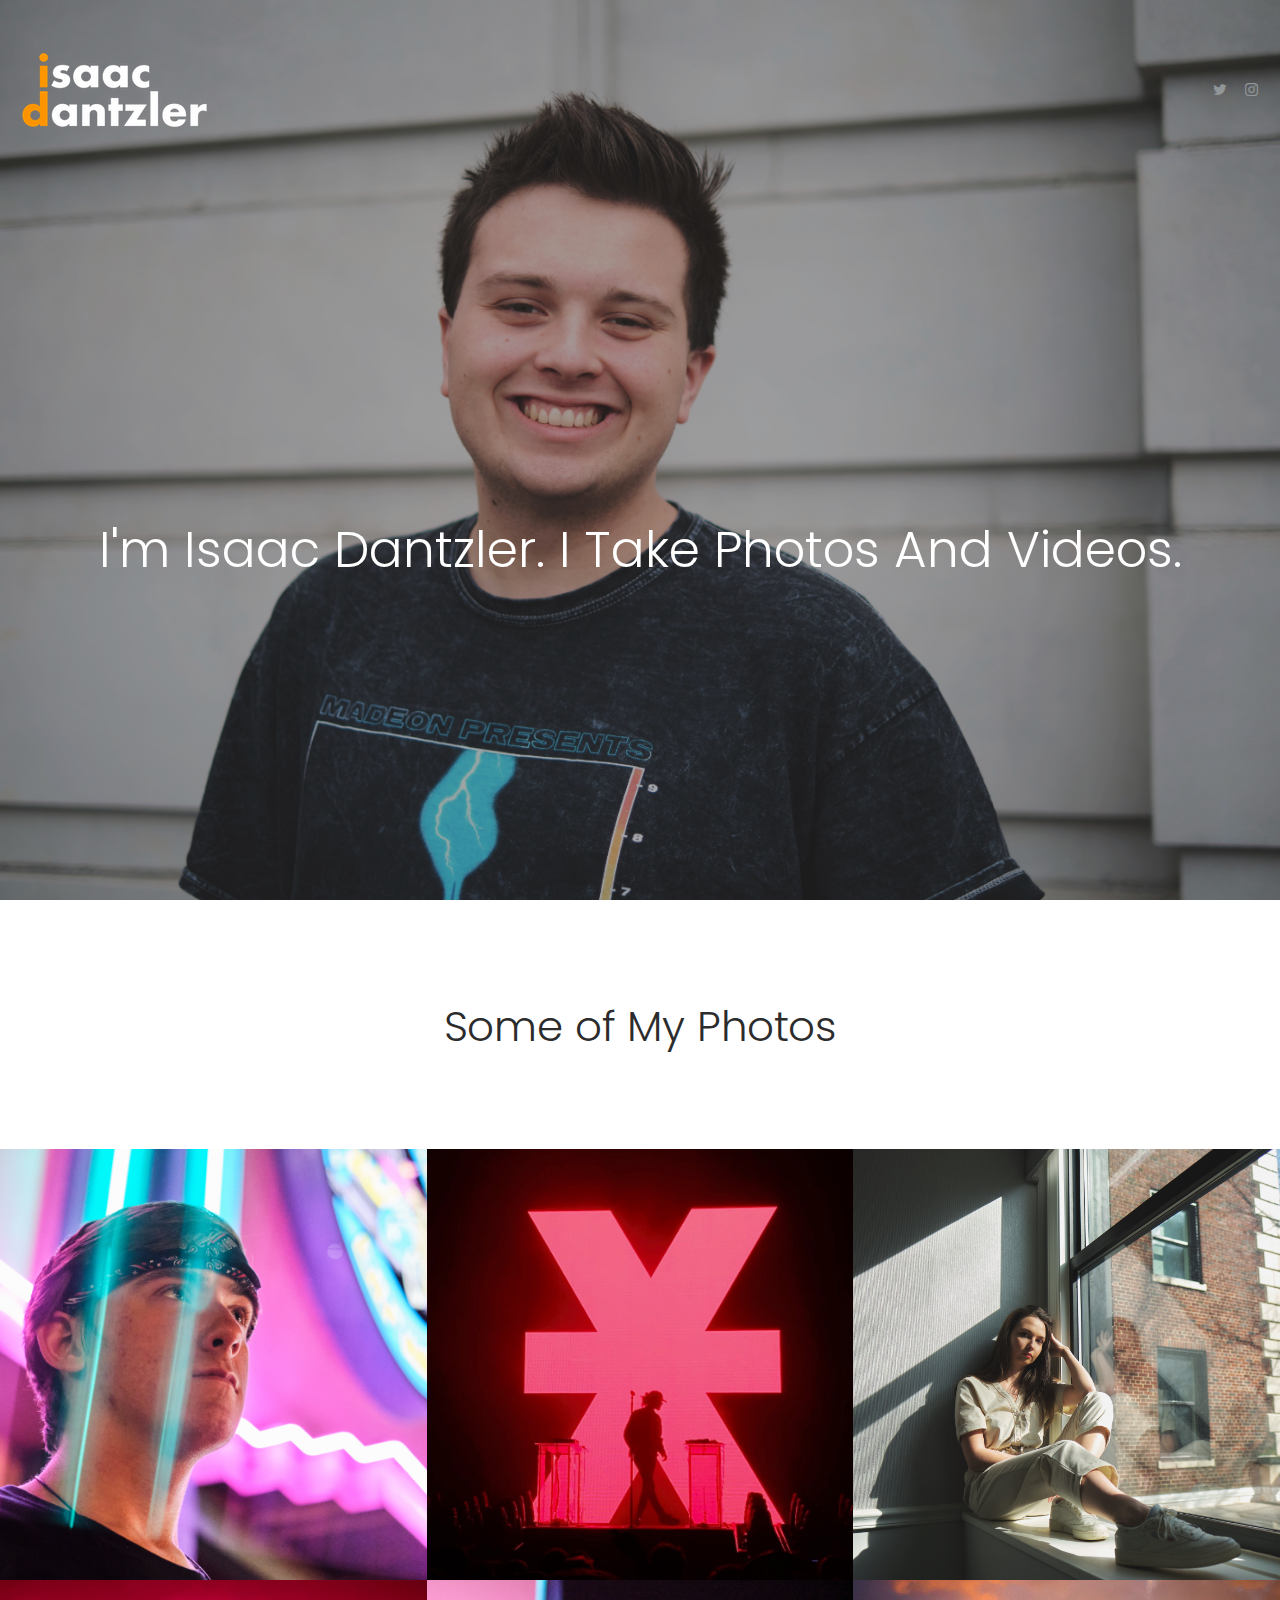
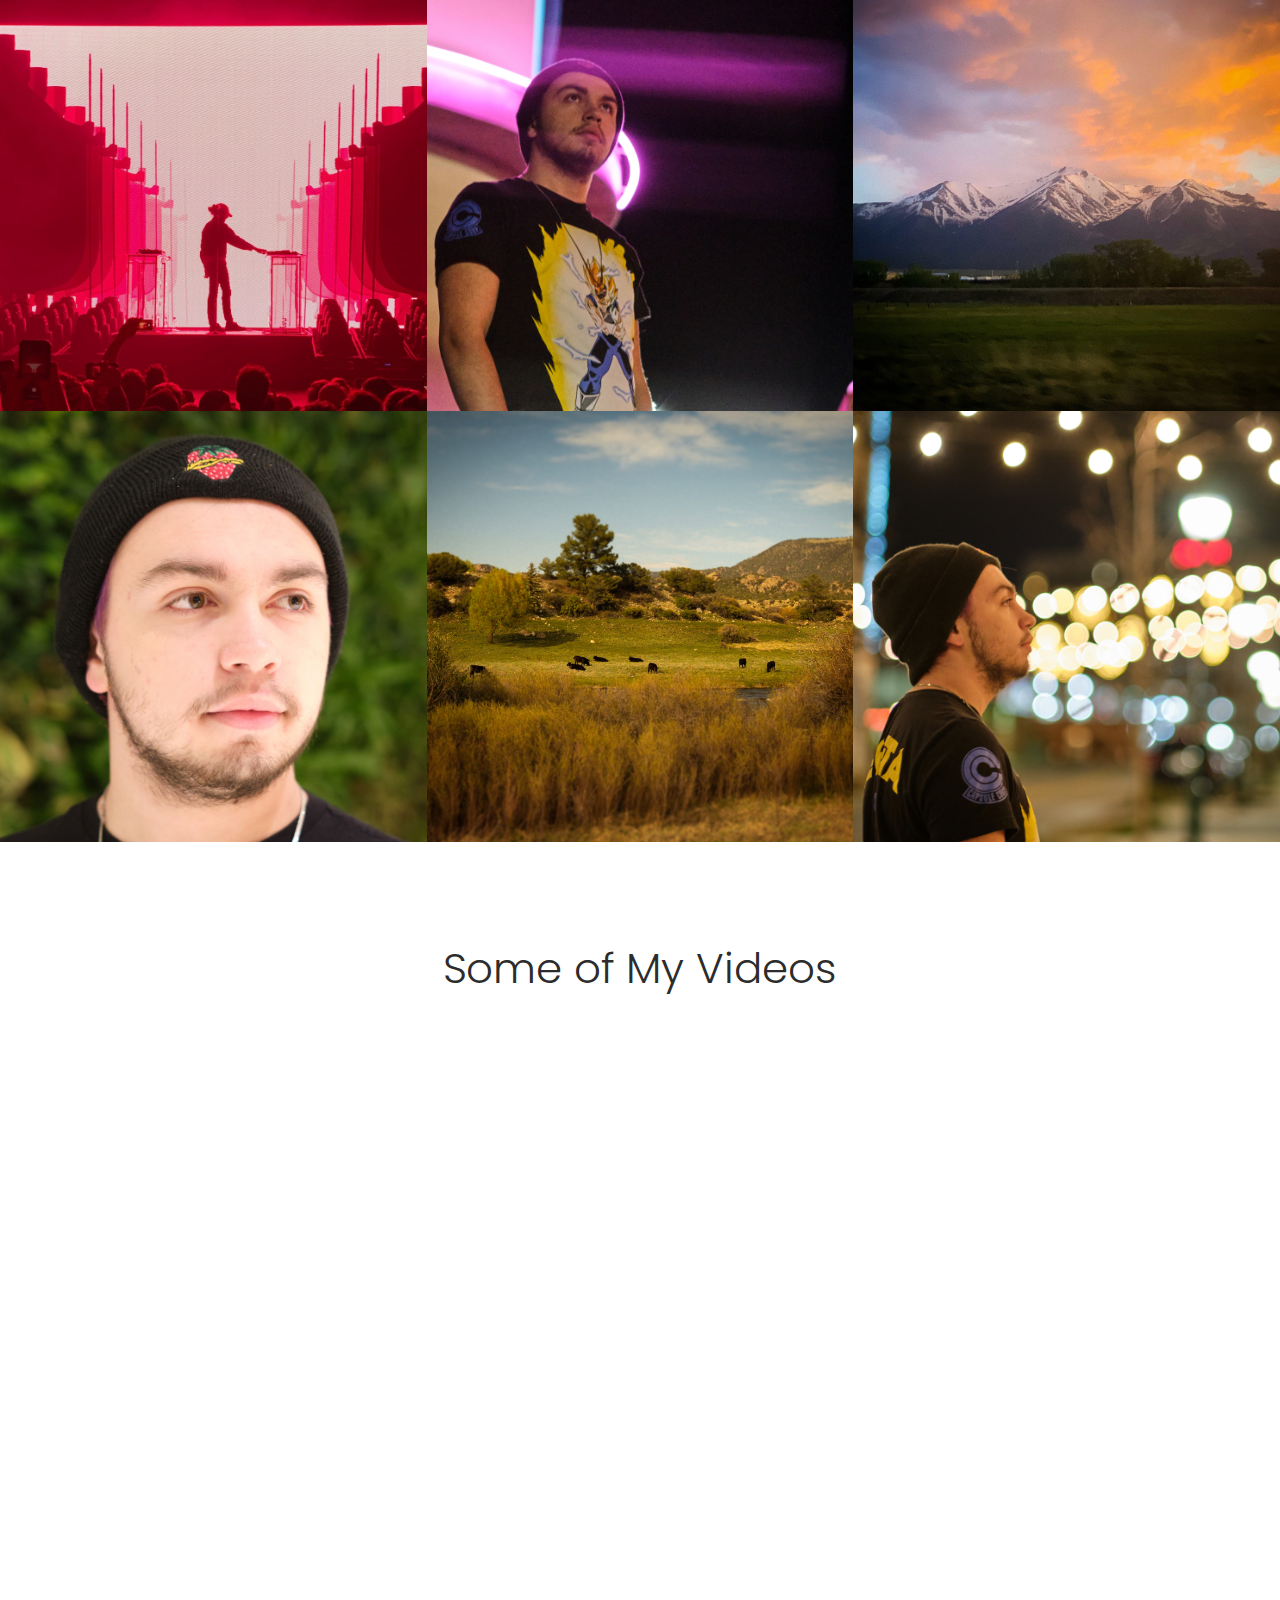
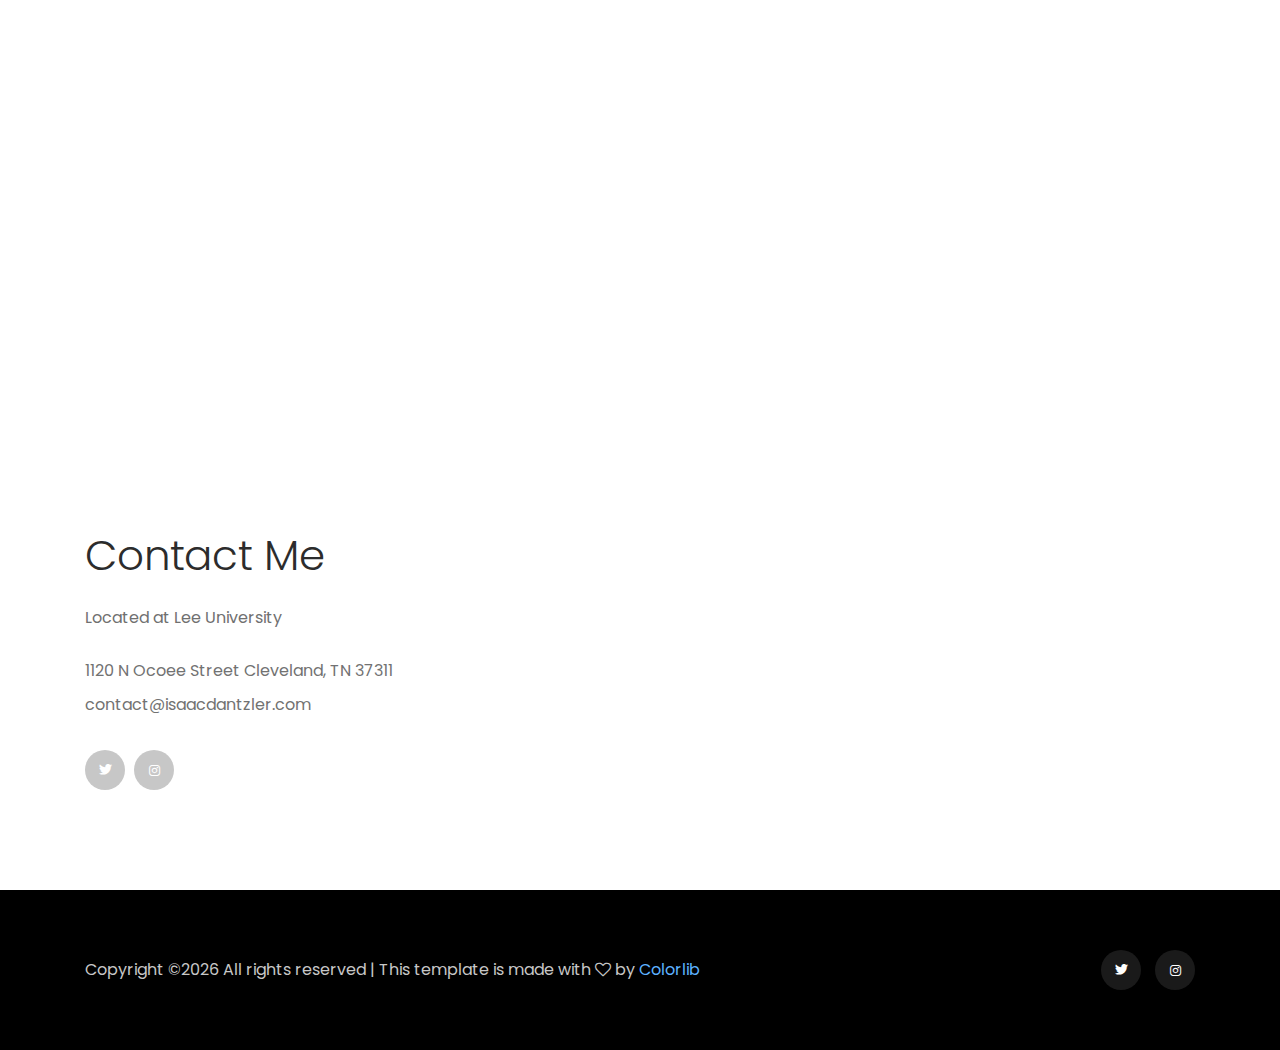
<file: index.html>
<!doctype html>
<html class="no-js" lang="zxx">

<head>
    <meta charset="utf-8">
    <meta http-equiv="x-ua-compatible" content="ie=edge">
    <title>Isaac Dantzler</title>
    <meta name="description" content="">
    <meta name="viewport" content="width=device-width, initial-scale=1">

    <!-- <link rel="manifest" href="site.webmanifest"> -->
    <!-- Place favicon.ico in the root directory -->

    <!-- CSS here -->
    <link rel="stylesheet" href="css/bootstrap.min.css">
    <link rel="stylesheet" href="css/owl.carousel.min.css">
    <link rel="stylesheet" href="css/magnific-popup.css">
    <link rel="stylesheet" href="css/font-awesome.min.css">
    <link rel="stylesheet" href="css/themify-icons.css">
    <link rel="stylesheet" href="css/nice-select.css">
    <link rel="stylesheet" href="css/flaticon.css">
    <link rel="stylesheet" href="css/gijgo.css">
    <link rel="stylesheet" href="css/animate.min.css">
    <link rel="stylesheet" href="css/slick.css">
    <link rel="stylesheet" href="css/slicknav.css">
    <link rel="stylesheet" href="css/style.css">
    <!-- <link rel="stylesheet" href="css/responsive.css"> -->
</head>

<body>
    <!--[if lte IE 9]>
            <p class="browserupgrade">You are using an <strong>outdated</strong> browser. Please <a href="https://browsehappy.com/">upgrade your browser</a> to improve your experience and security.</p>
        <![endif]-->

    <!-- header-start -->
    <header>
        <div class="header-area ">
            <div id="sticky-header" class="main-header-area">
                <div class="container-fluid">
                    <div class="row align-items-center">
                        <div class="col-xl-3 col-lg-2">
                            <div class="logo">
                                <a href="index.html">
                                    <img src="img/logo.png" alt="Isaac Dantzler">
                                </a>
                            </div>
                        </div>
                        <div class="col-xl-6 col-lg-7">
                            <div class="main-menu  d-none d-lg-block">
                                <nav>
                                    <ul id="navigation">
                                        <!--li><a class="active" href="index.html">home</a></li>
                                        <li><a href="about.html">About</a></li>
                                        <li><a href="album.html">Albums</a></li>
                                        <li><a href="#">blog <i class="ti-angle-down"></i></a>
                                            <ul class="submenu">
                                                <li><a href="blog.html">blog</a></li>
                                                <li><a href="single-blog.html">single-blog</a></li>
                                            </ul>
                                        </li>
                                        <li><a href="#">pages <i class="ti-angle-down"></i></a>
                                            <ul class="submenu">
                                                 <li><a href="elements.html">elements</a></li>
                                            </ul>
                                        </li>
                                        <li><a href="contact.html">Contact</a></li -->
                                    </ul>
                                </nav>
                            </div>
                        </div>
                        <div class="col-xl-3 col-lg-3 d-none d-lg-block">
                            <div class="social_links">
                                <ul>
                                    <!-- facebook li><a href="#"> <i class="fa fa-facebook"></i> </a></li -->
                                    <li><a href="https://www.twitter.com/isaacdantzler"> <i class="fa fa-twitter"></i> </a></li>
                                    <li><a href="https://www.instagram.com/isaacdantzler_"> <i class="fa fa-instagram"></i> </a></li>
                                </ul>
                            </div>
                        </div>
                        <div class="col-12">
                            <div class="mobile_menu d-block d-lg-none"></div>
                        </div>
                    </div>

                </div>
            </div>
        </div>
    </header>
    <!-- header-end -->

    <!-- slider_area_start but slider is disabled in javascript-->
    <div class="slider_area">
        <!-- Slider <div class="slider_active owl-carousel"> -->
            <div class="single_slider  d-flex align-items-center slider_bg_1 black_overlay">
                <div class="container">
                    <div class="row align-items-center">
                        <div class="col-xl-12 col-md-12 phone_thumb">
                            <div class="slider_text text-center ">
                                <h3 class="wow fadeInDown" data-wow-duration="1s" data-wow-delay=".1s" >I'm Isaac Dantzler. I Take Photos and Videos.</h3>
                                <div class="video_service_btn wow fadeInDown" data-wow-duration="1s" data-wow-delay=".1s">
                                    <!-- Explore Work Button <a href="#" class="boxed-btn3">Explore Work</a> -->
                                </div>
                            </div>
                        </div>
                    </div>
                </div>
            </div>
            <!-- commenting out extra div class="single_slider  d-flex align-items-center slider_bg_1 black_overlay">
                <div class="container">
                    <div class="row align-items-center">
                        <div class="col-xl-12 col-md-12">
                            <div class="slider_text text-center ">
                                <h3 class="wow fadeInDown" data-wow-duration="1s" data-wow-delay=".1s" >Isaac Dantzler Takes Photos. Let Him Take Yours.</h3>
                                <div class="video_service_btn wow fadeInDown" data-wow-duration="1s" data-wow-delay=".1s">
                                    <a href="#" class="boxed-btn3">Explore Work</a>
                                </div>
                            </div>
                        </div>
                    </div>
                </div>
            </div>
            <!-- commenting out extra area div class="single_slider  d-flex align-items-center slider_bg_1 black_overlay">
                <div class="container">
                    <div class="row align-items-center">
                        <div class="col-xl-12 col-md-12">
                            <div class="slider_text text-center ">
                                <h3 class="wow fadeInDown" data-wow-duration="1s" data-wow-delay=".1s" >Isaac Dantzler Takes Photos. Let Him Take Yours.</h3>
                                <div class="video_service_btn wow fadeInDown" data-wow-duration="1s" data-wow-delay=".1s">
                                    <a href="#" class="boxed-btn3">Explore Work</a>
                                </div>
                            </div>
                        </div>
                    </div>
                </div>
            </div>
        </div>
    </div>
    <!-- slider_area_end -->

    <!-- photography_skill_area  -->
    <!-- div class="photography_skill_area">
        <div class="container">
            <div class="row justify-content-center">
                <div class="col-xl-9 col-md-9">
                    <div class="section_title text-center">
                        <h3>I need something to put here.</h3>
                        <p>And also something for here.</p>
                        <!-- This is where the signature was div class="singnature_thumb">
                            <img src="img/photography/signature.png" alt="">
                        </div -->
                    <!-- /div>
                </div>
            </div>
        </div>
    </div -->
    <!-- /photography_skill_area  -->

    <!-- wild_photography  -->
    <!--div class="wild_photography">
        <div class="container-fluid p-0">
            <div class="row no-gutters align-items-center ">
                <div class="col-lg-6">
                    <div class="wildlife_photo">
                        <img src="img/photography/zebra.png" alt="">
                    </div>
                </div>
                <div class="col-lg-6">
                    <div class="section_title">
                        <h3>Portraits</h3>
                        <p>Whether you want a new profile picture for social media, <br> or you want to capture your personality in a unique way, <br> Isaac Dantzler promises unique photos catered to your personality.</p>
                        <!-- make this part here link to specific examples -->
                        <!-- a href="#" class="black_btn">Explore Work (Currently disabled)</a>
                    </div>
                </div>
            </div>
        </div>
    </div -->
    <!-- /wild_photography  -->

    <!-- gallery_area  -->
    <div class="gallery_area">
        <div class="container">
            <div class="row justify-content-center">
                <div class="col-xl-7 col-lg-7">
                    <div class="section_title text-center mb-50">
                        <h3>Some of My Photos</h3>
                    <br />
                        <!-- p>Does this need a description?</p -->
                    </div>
                </div>
            </div>
        </div>
        <div class="container-fluid p-0">
            <div class="row no-gutters ">
                <div class="col-xl-4 col-md-4">
                    <div class="single_photography">
                        <div class="thumb">
                            <img src="img/gallery/1.jpeg" alt="">
                        </div>
                    </div>
                </div>
                <div class="col-xl-4 col-md-4">
                    <div class="single_photography">
                        <div class="thumb">
                            <img src="img/gallery/2.jpeg" alt="">
                        </div>
                    </div>
                </div>
                <div class="col-xl-4 col-md-4">
                    <div class="single_photography">
                        <div class="thumb">
                            <img src="img/gallery/3.jpeg" alt="">
                        </div>
                    </div>
                </div>
                <div class="col-xl-4 col-md-4">
                    <div class="single_photography">
                        <div class="thumb">
                            <img src="img/gallery/4.jpeg" alt="">
                        </div>
                    </div>
                </div>
                <div class="col-xl-4 col-md-4">
                    <div class="single_photography">
                        <div class="thumb">
                            <img src="img/gallery/5.jpeg" alt="">
                        </div>
                    </div>
                </div>
                <div class="col-xl-4 col-md-4">
                    <div class="single_photography">
                        <div class="thumb">
                            <img src="img/gallery/6.jpeg" alt="">
                        </div>
                    </div>
                </div>
                <div class="col-xl-4 col-md-4">
                    <div class="single_photography">
                        <div class="thumb">
                            <img src="img/gallery/7.jpeg" alt="">
                        </div>
                    </div>
                </div>
                <div class="col-xl-4 col-md-4">
                    <div class="single_photography">
                        <div class="thumb">
                            <img src="img/gallery/8.jpeg" alt="">
                        </div>
                    </div>
                </div>
                <div class="col-xl-4 col-md-4">
                    <div class="single_photography">
                        <div class="thumb">
                            <img src="img/gallery/9.jpeg" alt="">
                        </div>
                    </div>
                </div>
            </div>
        </div>
    </div>
    <!-- /gallery_area  -->
<div class="gallery_area">
        <div class="container">
            <div class="row justify-content-center">
                <div class="col-xl-7 col-lg-7">
                    <div class="section_title text-center mb-50">
                        <h3>Some of My Videos</h3>
                    <br />
                    <iframe width="560" height="315" src="https://www.youtube-nocookie.com/embed/8XrM4KhN_Zo" frameborder="0" allow="accelerometer; autoplay; clipboard-write; encrypted-media; gyroscope; picture-in-picture" allowfullscreen></iframe>
                    <iframe width="560" height="315" src="https://www.youtube-nocookie.com/embed/lSfAeWeglHo" frameborder="0" allow="accelerometer; autoplay; clipboard-write; encrypted-media; gyroscope; picture-in-picture" allowfullscreen></iframe>
                    <iframe width="560" height="315" src="https://www.youtube-nocookie.com/embed/5lLu2PTrNR8" frameborder="0" allow="accelerometer; autoplay; clipboard-write; encrypted-media; gyroscope; picture-in-picture" allowfullscreen></iframe>
                </div>
            </div>
        </div>
    </div>
</div>

    <!-- testimonial_area to be updated later -->
    <!-- div class="testimonial_area">
        <div class="container">
            <div class="row justify-content-center">
                <div class="col-xl-10">
                    <div class="testimonial_active owl-carousel">
                        <div class="single_testmonial text-center">
                            <h3>Our Customers Say</h3>
                            <p>
                                Whether you’re about to create a website for the first time, or you’re looking 
                                for a theme that provides advanced capabilities, we have got them in 
                                Blacksilver theme.
                            </p>
                            <div class="author_name d-flex align-items-center justify-content-center">
                                <div class="thumb">
                                    <img src="img/testmonial/author.png" alt="">
                                </div>
                                <span>- Robert Thomson</span>
                            </div>
                        </div>
                        <div class="single_testmonial text-center">
                            <h3>Our Customers Say</h3>
                            <p>
                                Whether you’re about to create a website for the first time, or you’re looking 
                                for a theme that provides advanced capabilities, we have got them in 
                                Blacksilver theme.
                            </p>
                            <div class="author_name d-flex align-items-center justify-content-center">
                                <div class="thumb">
                                    <img src="img/testmonial/author.png" alt="">
                                </div>
                                <span>- Robert Thomson</span>
                            </div>
                        </div>
                        <div class="single_testmonial text-center">
                            <h3>Our Customers Say</h3>
                            <p>
                                Whether you’re about to create a website for the first time, or you’re looking 
                                for a theme that provides advanced capabilities, we have got them in 
                                Blacksilver theme.
                            </p>
                            <div class="author_name d-flex align-items-center justify-content-center">
                                <div class="thumb">
                                    <img src="img/testmonial/author.png" alt="">
                                </div>
                                <span>- Robert Thomson</span>
                            </div>
                        </div>
                    </div>
                </div>
            </div>
        </div>
    </div  -->
    <!-- /testimonial_area  -->

    <!-- team_area  -->
    <!--div class="team_area">
        <div class="container">
            <div class="border_bottom">
                <div class="row">
                    <div class="col-xl-4 col-lg-4 col-md-6">
                        <div class="single_team">
                            <div class="team_thumb">
                                <img src="img/team/3.png" alt="">
                            </div>
                            <div class="team_info text-center">
                                <h3>Milani Mou</h3>
                                <p>Photographer</p>
                                <div class="social_link">
                                    <ul>
                                        <li><a href="#">
                                                <i class="fa fa-facebook"></i>
                                            </a>
                                        </li>
                                        <li><a href="#">
                                                <i class="fa fa-twitter"></i>
                                            </a>
                                        </li>
                                        <li><a href="#">
                                                <i class="fa fa-instagram"></i>
                                            </a>
                                        </li>
                                    </ul>
                                </div>
                            </div>
                        </div>
                    </div>
                    <div class="col-xl-4 col-lg-4 col-md-6">
                        <div class="single_team">
                            <div class="team_thumb">
                                <img src="img/team/2.png" alt="">
                            </div>
                            <div class="team_info text-center">
                                <h3>Jasmine Pinky</h3>
                                <p>Photographer</p>
                                <div class="social_link">
                                    <ul>
                                        <li><a href="#">
                                                <i class="fa fa-facebook"></i>
                                            </a>
                                        </li>
                                        <li><a href="#">
                                                <i class="fa fa-twitter"></i>
                                            </a>
                                        </li>
                                        <li><a href="#">
                                                <i class="fa fa-instagram"></i>
                                            </a>
                                        </li>
                                    </ul>
                                </div>
                            </div>
                        </div>
                    </div>
                    <div class="col-xl-4 col-lg-4 col-md-6">
                        <div class="single_team">
                            <div class="team_thumb">
                                <img src="img/team/1.png" alt="">
                            </div>
                            <div class="team_info text-center">
                                <h3>Piya Zosoldos</h3>
                                <p>Photographer</p>
                                <div class="social_link">
                                    <ul>
                                        <li><a href="#">
                                                <i class="fa fa-facebook"></i>
                                            </a>
                                        </li>
                                        <li><a href="#">
                                                <i class="fa fa-twitter"></i>
                                            </a>
                                        </li>
                                        <li><a href="#">
                                                <i class="fa fa-instagram"></i>
                                            </a>
                                        </li>
                                    </ul>
                                </div>
                            </div>
                        </div>
                    </div>
                </div>
            </div>
        </div>
    </div -->
    <!-- /team_area  -->

    <div class="contact_info_area">
        <div class="container">
            <div class="row align-items-center">
                <div class="col-lg-5">
                    <div class="cotact_info">
                        <div class="section_title">
                            <br />
                            <br />
                            <br />
                                <h3>Contact Me</h3>
                                <p>Located at Lee University</p>
                        </div>
                        <div class="address_info">
                            <!-- h4>Address</h4 -->
                            <ul class="Address" >
                                <li>
                                        1120 N Ocoee Street Cleveland, TN 37311
                                </li>
                                <!-- li>
                                        +10 787 367 2567
                                </li -->
                                <li>
                                        <a href="mailto: contact@isaacdantzler.com">contact@isaacdantzler.com</a>
                                </li>
                            </ul>
                            <div class="socail_links">
                                    <ul>
                                        <!-- li>
                                            <a href="#">
                                                <i class="ti-facebook"></i>
                                            </a>
                                        </li -->
                                        <li>
                                            <a href="www.twitter.com/isaacdantzler">
                                                <i class="ti-twitter-alt"></i>
                                            </a>
                                        </li>
                                        <li>
                                            <a href="www.instagram.com/isaacdantzler">
                                                <i class="fa fa-instagram"></i>
                                            </a>
                                        </li>
                                    </ul>
                                </div>
                        </div>
                    </div>
                </div>
                <!-- this used to be a map, and now the spacing is wrong -->
                <!-- div class="col-lg-7">
                        <div class="d-sm-block">
                                <div id="map" style="height: 500px; position: relative; overflow: hidden;"><div style="height: 100%; width: 100%; position: absolute; top: 0px; left: 0px; background-color: rgb(229, 227, 223);"><div class="gm-style" style="position: absolute; z-index: 0; left: 0px; top: 0px; height: 100%; width: 100%; padding: 0px; border-width: 0px; margin: 0px;"><div tabindex="0" style="position: absolute; z-index: 0; left: 0px; top: 0px; height: 100%; width: 100%; padding: 0px; border-width: 0px; margin: 0px; cursor: url(&quot;https://maps.gstatic.com/mapfiles/openhand_8_8.cur&quot;), default; touch-action: pan-x pan-y;"><div style="z-index: 1; position: absolute; left: 50%; top: 50%; width: 100%; transform: translate(0px, 0px);"><div style="position: absolute; left: 0px; top: 0px; z-index: 100; width: 100%;"><div style="position: absolute; left: 0px; top: 0px; z-index: 0;"><div style="position: absolute; z-index: 991; transform: matrix(1, 0, 0, 1, -100, -189);"><div style="position: absolute; left: 0px; top: 0px; width: 256px; height: 256px;"><div style="width: 256px; height: 256px;"></div></div><div style="position: absolute; left: -256px; top: 0px; width: 256px; height: 256px;"><div style="width: 256px; height: 256px;"></div></div><div style="position: absolute; left: -256px; top: -256px; width: 256px; height: 256px;"><div style="width: 256px; height: 256px;"></div></div><div style="position: absolute; left: 0px; top: -256px; width: 256px; height: 256px;"><div style="width: 256px; height: 256px;"></div></div><div style="position: absolute; left: 256px; top: -256px; width: 256px; height: 256px;"><div style="width: 256px; height: 256px;"></div></div><div style="position: absolute; left: 256px; top: 0px; width: 256px; height: 256px;"><div style="width: 256px; height: 256px;"></div></div><div style="position: absolute; left: 256px; top: 256px; width: 256px; height: 256px;"><div style="width: 256px; height: 256px;"></div></div><div style="position: absolute; left: 0px; top: 256px; width: 256px; height: 256px;"><div style="width: 256px; height: 256px;"></div></div><div style="position: absolute; left: -256px; top: 256px; width: 256px; height: 256px;"><div style="width: 256px; height: 256px;"></div></div><div style="position: absolute; left: -512px; top: 256px; width: 256px; height: 256px;"><div style="width: 256px; height: 256px;"></div></div><div style="position: absolute; left: -512px; top: 0px; width: 256px; height: 256px;"><div style="width: 256px; height: 256px;"></div></div><div style="position: absolute; left: -512px; top: -256px; width: 256px; height: 256px;"><div style="width: 256px; height: 256px;"></div></div><div style="position: absolute; left: 512px; top: -256px; width: 256px; height: 256px;"><div style="width: 256px; height: 256px;"></div></div><div style="position: absolute; left: 512px; top: 0px; width: 256px; height: 256px;"><div style="width: 256px; height: 256px;"></div></div><div style="position: absolute; left: 512px; top: 256px; width: 256px; height: 256px;"><div style="width: 256px; height: 256px;"></div></div></div></div></div><div style="position: absolute; left: 0px; top: 0px; z-index: 101; width: 100%;"></div><div style="position: absolute; left: 0px; top: 0px; z-index: 102; width: 100%;"></div><div style="position: absolute; left: 0px; top: 0px; z-index: 103; width: 100%;"><div style="position: absolute; left: 0px; top: 0px; z-index: -1;"><div style="position: absolute; z-index: 991; transform: matrix(1, 0, 0, 1, -100, -189);"><div style="width: 256px; height: 256px; overflow: hidden; position: absolute; left: 0px; top: 0px;"></div><div style="width: 256px; height: 256px; overflow: hidden; position: absolute; left: -256px; top: 0px;"></div><div style="width: 256px; height: 256px; overflow: hidden; position: absolute; left: -256px; top: -256px;"></div><div style="width: 256px; height: 256px; overflow: hidden; position: absolute; left: 0px; top: -256px;"></div><div style="width: 256px; height: 256px; overflow: hidden; position: absolute; left: 256px; top: -256px;"></div><div style="width: 256px; height: 256px; overflow: hidden; position: absolute; left: 256px; top: 0px;"></div><div style="width: 256px; height: 256px; overflow: hidden; position: absolute; left: 256px; top: 256px;"></div><div style="width: 256px; height: 256px; overflow: hidden; position: absolute; left: 0px; top: 256px;"></div><div style="width: 256px; height: 256px; overflow: hidden; position: absolute; left: -256px; top: 256px;"></div><div style="width: 256px; height: 256px; overflow: hidden; position: absolute; left: -512px; top: 256px;"></div><div style="width: 256px; height: 256px; overflow: hidden; position: absolute; left: -512px; top: 0px;"></div><div style="width: 256px; height: 256px; overflow: hidden; position: absolute; left: -512px; top: -256px;"></div><div style="width: 256px; height: 256px; overflow: hidden; position: absolute; left: 512px; top: -256px;"></div><div style="width: 256px; height: 256px; overflow: hidden; position: absolute; left: 512px; top: 0px;"></div><div style="width: 256px; height: 256px; overflow: hidden; position: absolute; left: 512px; top: 256px;"></div></div></div></div><div style="position: absolute; left: 0px; top: 0px; z-index: 0;"><div style="position: absolute; z-index: 991; transform: matrix(1, 0, 0, 1, -100, -189);"><div style="position: absolute; left: 0px; top: 0px; width: 256px; height: 256px; transition: opacity 200ms linear 0s;"><img draggable="false" alt="" role="presentation" src="https://maps.googleapis.com/maps/vt?pb=!1m5!1m4!1i9!2i470!3i302!4i256!2m3!1e0!2sm!3i476185792!2m3!1e2!6m1!3e5!3m14!2sen-US!3sUS!5e18!12m1!1e68!12m3!1e37!2m1!1ssmartmaps!12m4!1e26!2m2!1sstyles!2zcC5zOi02MHxwLmw6LTYw!4e0&amp;key=AIzaSyDpfS1oRGreGSBU5HHjMmQ3o5NLw7VdJ6I&amp;token=70038" style="width: 256px; height: 256px; user-select: none; border: 0px; padding: 0px; margin: 0px; max-width: none;"></div><div style="position: absolute; left: 256px; top: 0px; width: 256px; height: 256px; transition: opacity 200ms linear 0s;"><img draggable="false" alt="" role="presentation" src="https://maps.googleapis.com/maps/vt?pb=!1m5!1m4!1i9!2i471!3i302!4i256!2m3!1e0!2sm!3i476185840!2m3!1e2!6m1!3e5!3m14!2sen-US!3sUS!5e18!12m1!1e68!12m3!1e37!2m1!1ssmartmaps!12m4!1e26!2m2!1sstyles!2zcC5zOi02MHxwLmw6LTYw!4e0&amp;key=AIzaSyDpfS1oRGreGSBU5HHjMmQ3o5NLw7VdJ6I&amp;token=84496" style="width: 256px; height: 256px; user-select: none; border: 0px; padding: 0px; margin: 0px; max-width: none;"></div><div style="position: absolute; left: 256px; top: 256px; width: 256px; height: 256px; transition: opacity 200ms linear 0s;"><img draggable="false" alt="" role="presentation" src="https://maps.googleapis.com/maps/vt?pb=!1m5!1m4!1i9!2i471!3i303!4i256!2m3!1e0!2sm!3i476185840!2m3!1e2!6m1!3e5!3m14!2sen-US!3sUS!5e18!12m1!1e68!12m3!1e37!2m1!1ssmartmaps!12m4!1e26!2m2!1sstyles!2zcC5zOi02MHxwLmw6LTYw!4e0&amp;key=AIzaSyDpfS1oRGreGSBU5HHjMmQ3o5NLw7VdJ6I&amp;token=107953" style="width: 256px; height: 256px; user-select: none; border: 0px; padding: 0px; margin: 0px; max-width: none;"></div><div style="position: absolute; left: 0px; top: 256px; width: 256px; height: 256px; transition: opacity 200ms linear 0s;"><img draggable="false" alt="" role="presentation" src="https://maps.googleapis.com/maps/vt?pb=!1m5!1m4!1i9!2i470!3i303!4i256!2m3!1e0!2sm!3i476185792!2m3!1e2!6m1!3e5!3m14!2sen-US!3sUS!5e18!12m1!1e68!12m3!1e37!2m1!1ssmartmaps!12m4!1e26!2m2!1sstyles!2zcC5zOi02MHxwLmw6LTYw!4e0&amp;key=AIzaSyDpfS1oRGreGSBU5HHjMmQ3o5NLw7VdJ6I&amp;token=93495" style="width: 256px; height: 256px; user-select: none; border: 0px; padding: 0px; margin: 0px; max-width: none;"></div><div style="position: absolute; left: -256px; top: 256px; width: 256px; height: 256px; transition: opacity 200ms linear 0s;"><img draggable="false" alt="" role="presentation" src="https://maps.googleapis.com/maps/vt?pb=!1m5!1m4!1i9!2i469!3i303!4i256!2m3!1e0!2sm!3i476185792!2m3!1e2!6m1!3e5!3m14!2sen-US!3sUS!5e18!12m1!1e68!12m3!1e37!2m1!1ssmartmaps!12m4!1e26!2m2!1sstyles!2zcC5zOi02MHxwLmw6LTYw!4e0&amp;key=AIzaSyDpfS1oRGreGSBU5HHjMmQ3o5NLw7VdJ6I&amp;token=85128" style="width: 256px; height: 256px; user-select: none; border: 0px; padding: 0px; margin: 0px; max-width: none;"></div><div style="position: absolute; left: -512px; top: 256px; width: 256px; height: 256px; transition: opacity 200ms linear 0s;"><img draggable="false" alt="" role="presentation" src="https://maps.googleapis.com/maps/vt?pb=!1m5!1m4!1i9!2i468!3i303!4i256!2m3!1e0!2sm!3i476185504!2m3!1e2!6m1!3e5!3m14!2sen-US!3sUS!5e18!12m1!1e68!12m3!1e37!2m1!1ssmartmaps!12m4!1e26!2m2!1sstyles!2zcC5zOi02MHxwLmw6LTYw!4e0&amp;key=AIzaSyDpfS1oRGreGSBU5HHjMmQ3o5NLw7VdJ6I&amp;token=46831" style="width: 256px; height: 256px; user-select: none; border: 0px; padding: 0px; margin: 0px; max-width: none;"></div><div style="position: absolute; left: -512px; top: 0px; width: 256px; height: 256px; transition: opacity 200ms linear 0s;"><img draggable="false" alt="" role="presentation" src="https://maps.googleapis.com/maps/vt?pb=!1m5!1m4!1i9!2i468!3i302!4i256!2m3!1e0!2sm!3i476184952!2m3!1e2!6m1!3e5!3m14!2sen-US!3sUS!5e18!12m1!1e68!12m3!1e37!2m1!1ssmartmaps!12m4!1e26!2m2!1sstyles!2zcC5zOi02MHxwLmw6LTYw!4e0&amp;key=AIzaSyDpfS1oRGreGSBU5HHjMmQ3o5NLw7VdJ6I&amp;token=10814" style="width: 256px; height: 256px; user-select: none; border: 0px; padding: 0px; margin: 0px; max-width: none;"></div><div style="position: absolute; left: -512px; top: -256px; width: 256px; height: 256px; transition: opacity 200ms linear 0s;"><img draggable="false" alt="" role="presentation" src="https://maps.googleapis.com/maps/vt?pb=!1m5!1m4!1i9!2i468!3i301!4i256!2m3!1e0!2sm!3i476184952!2m3!1e2!6m1!3e5!3m14!2sen-US!3sUS!5e18!12m1!1e68!12m3!1e37!2m1!1ssmartmaps!12m4!1e26!2m2!1sstyles!2zcC5zOi02MHxwLmw6LTYw!4e0&amp;key=AIzaSyDpfS1oRGreGSBU5HHjMmQ3o5NLw7VdJ6I&amp;token=118428" style="width: 256px; height: 256px; user-select: none; border: 0px; padding: 0px; margin: 0px; max-width: none;"></div><div style="position: absolute; left: 512px; top: -256px; width: 256px; height: 256px; transition: opacity 200ms linear 0s;"><img draggable="false" alt="" role="presentation" src="https://maps.googleapis.com/maps/vt?pb=!1m5!1m4!1i9!2i472!3i301!4i256!2m3!1e0!2sm!3i476185636!2m3!1e2!6m1!3e5!3m14!2sen-US!3sUS!5e18!12m1!1e68!12m3!1e37!2m1!1ssmartmaps!12m4!1e26!2m2!1sstyles!2zcC5zOi02MHxwLmw6LTYw!4e0&amp;key=AIzaSyDpfS1oRGreGSBU5HHjMmQ3o5NLw7VdJ6I&amp;token=43995" style="width: 256px; height: 256px; user-select: none; border: 0px; padding: 0px; margin: 0px; max-width: none;"></div><div style="position: absolute; left: 512px; top: 0px; width: 256px; height: 256px; transition: opacity 200ms linear 0s;"><img draggable="false" alt="" role="presentation" src="https://maps.googleapis.com/maps/vt?pb=!1m5!1m4!1i9!2i472!3i302!4i256!2m3!1e0!2sm!3i476185840!2m3!1e2!6m1!3e5!3m14!2sen-US!3sUS!5e18!12m1!1e68!12m3!1e37!2m1!1ssmartmaps!12m4!1e26!2m2!1sstyles!2zcC5zOi02MHxwLmw6LTYw!4e0&amp;key=AIzaSyDpfS1oRGreGSBU5HHjMmQ3o5NLw7VdJ6I&amp;token=905" style="width: 256px; height: 256px; user-select: none; border: 0px; padding: 0px; margin: 0px; max-width: none;"></div><div style="position: absolute; left: 512px; top: 256px; width: 256px; height: 256px; transition: opacity 200ms linear 0s;"><img draggable="false" alt="" role="presentation" src="https://maps.googleapis.com/maps/vt?pb=!1m5!1m4!1i9!2i472!3i303!4i256!2m3!1e0!2sm!3i476185840!2m3!1e2!6m1!3e5!3m14!2sen-US!3sUS!5e18!12m1!1e68!12m3!1e37!2m1!1ssmartmaps!12m4!1e26!2m2!1sstyles!2zcC5zOi02MHxwLmw6LTYw!4e0&amp;key=AIzaSyDpfS1oRGreGSBU5HHjMmQ3o5NLw7VdJ6I&amp;token=24362" style="width: 256px; height: 256px; user-select: none; border: 0px; padding: 0px; margin: 0px; max-width: none;"></div><div style="position: absolute; left: -256px; top: 0px; width: 256px; height: 256px; transition: opacity 200ms linear 0s;"><img draggable="false" alt="" role="presentation" src="https://maps.googleapis.com/maps/vt?pb=!1m5!1m4!1i9!2i469!3i302!4i256!2m3!1e0!2sm!3i476185792!2m3!1e2!6m1!3e5!3m14!2sen-US!3sUS!5e18!12m1!1e68!12m3!1e37!2m1!1ssmartmaps!12m4!1e26!2m2!1sstyles!2zcC5zOi02MHxwLmw6LTYw!4e0&amp;key=AIzaSyDpfS1oRGreGSBU5HHjMmQ3o5NLw7VdJ6I&amp;token=61671" style="width: 256px; height: 256px; user-select: none; border: 0px; padding: 0px; margin: 0px; max-width: none;"></div><div style="position: absolute; left: -256px; top: -256px; width: 256px; height: 256px; transition: opacity 200ms linear 0s;"><img draggable="false" alt="" role="presentation" src="https://maps.googleapis.com/maps/vt?pb=!1m5!1m4!1i9!2i469!3i301!4i256!2m3!1e0!2sm!3i476185792!2m3!1e2!6m1!3e5!3m14!2sen-US!3sUS!5e18!12m1!1e68!12m3!1e37!2m1!1ssmartmaps!12m4!1e26!2m2!1sstyles!2zcC5zOi02MHxwLmw6LTYw!4e0&amp;key=AIzaSyDpfS1oRGreGSBU5HHjMmQ3o5NLw7VdJ6I&amp;token=38214" style="width: 256px; height: 256px; user-select: none; border: 0px; padding: 0px; margin: 0px; max-width: none;"></div><div style="position: absolute; left: 0px; top: -256px; width: 256px; height: 256px; transition: opacity 200ms linear 0s;"><img draggable="false" alt="" role="presentation" src="https://maps.googleapis.com/maps/vt?pb=!1m5!1m4!1i9!2i470!3i301!4i256!2m3!1e0!2sm!3i476185792!2m3!1e2!6m1!3e5!3m14!2sen-US!3sUS!5e18!12m1!1e68!12m3!1e37!2m1!1ssmartmaps!12m4!1e26!2m2!1sstyles!2zcC5zOi02MHxwLmw6LTYw!4e0&amp;key=AIzaSyDpfS1oRGreGSBU5HHjMmQ3o5NLw7VdJ6I&amp;token=46581" style="width: 256px; height: 256px; user-select: none; border: 0px; padding: 0px; margin: 0px; max-width: none;"></div><div style="position: absolute; left: 256px; top: -256px; width: 256px; height: 256px; transition: opacity 200ms linear 0s;"><img draggable="false" alt="" role="presentation" src="https://maps.googleapis.com/maps/vt?pb=!1m5!1m4!1i9!2i471!3i301!4i256!2m3!1e0!2sm!3i476185792!2m3!1e2!6m1!3e5!3m14!2sen-US!3sUS!5e18!12m1!1e68!12m3!1e37!2m1!1ssmartmaps!12m4!1e26!2m2!1sstyles!2zcC5zOi02MHxwLmw6LTYw!4e0&amp;key=AIzaSyDpfS1oRGreGSBU5HHjMmQ3o5NLw7VdJ6I&amp;token=94061" style="width: 256px; height: 256px; user-select: none; border: 0px; padding: 0px; margin: 0px; max-width: none;"></div></div></div></div><div class="gm-style-pbc" style="z-index: 2; position: absolute; height: 100%; width: 100%; padding: 0px; border-width: 0px; margin: 0px; left: 0px; top: 0px; opacity: 0;"><p class="gm-style-pbt"></p></div><div style="z-index: 3; position: absolute; height: 100%; width: 100%; padding: 0px; border-width: 0px; margin: 0px; left: 0px; top: 0px; touch-action: pan-x pan-y;"><div style="z-index: 4; position: absolute; left: 50%; top: 50%; width: 100%; transform: translate(0px, 0px);"><div style="position: absolute; left: 0px; top: 0px; z-index: 104; width: 100%;"></div><div style="position: absolute; left: 0px; top: 0px; z-index: 105; width: 100%;"></div><div style="position: absolute; left: 0px; top: 0px; z-index: 106; width: 100%;"></div><div style="position: absolute; left: 0px; top: 0px; z-index: 107; width: 100%;"></div></div></div></div><iframe aria-hidden="true" frameborder="0" style="z-index: -1; position: absolute; width: 100%; height: 100%; top: 0px; left: 0px; border: none;" src="about:blank"></iframe><div style="margin-left: 5px; margin-right: 5px; z-index: 1000000; position: absolute; left: 0px; bottom: 0px;"><a target="_blank" rel="noopener" href="https://maps.google.com/maps?ll=-31.197,150.744&amp;z=9&amp;t=m&amp;hl=en-US&amp;gl=US&amp;mapclient=apiv3" title="Open this area in Google Maps (opens a new window)" style="position: static; overflow: visible; float: none; display: inline;"><div style="width: 66px; height: 26px; cursor: pointer;"><img alt="" src="https://maps.gstatic.com/mapfiles/api-3/images/google_white5.png" draggable="false" style="position: absolute; left: 0px; top: 0px; width: 66px; height: 26px; user-select: none; border: 0px; padding: 0px; margin: 0px;"></div></a></div><div style="background-color: white; padding: 15px 21px; border: 1px solid rgb(171, 171, 171); font-family: Roboto, Arial, sans-serif; color: rgb(34, 34, 34); box-sizing: border-box; box-shadow: rgba(0, 0, 0, 0.2) 0px 4px 16px; z-index: 10000002; display: none; width: 300px; height: 180px; position: absolute; left: 315px; top: 150px;"><div style="padding: 0px 0px 10px; font-size: 16px; box-sizing: border-box;">Map Data</div><div style="font-size: 13px;">Map data ©2019 Google</div><button draggable="false" title="Close" aria-label="Close" type="button" class="gm-ui-hover-effect" style="background: none; display: block; border: 0px; margin: 0px; padding: 0px; position: absolute; cursor: pointer; user-select: none; top: 0px; right: 0px; width: 37px; height: 37px;"><img src="data:image/svg+xml,%3Csvg%20xmlns%3D%22http%3A%2F%2Fwww.w3.org%2F2000%2Fsvg%22%20width%3D%2224px%22%20height%3D%2224px%22%20viewBox%3D%220%200%2024%2024%22%20fill%3D%22%23000000%22%3E%0A%20%20%20%20%3Cpath%20d%3D%22M19%206.41L17.59%205%2012%2010.59%206.41%205%205%206.41%2010.59%2012%205%2017.59%206.41%2019%2012%2013.41%2017.59%2019%2019%2017.59%2013.41%2012z%22%2F%3E%0A%20%20%20%20%3Cpath%20d%3D%22M0%200h24v24H0z%22%20fill%3D%22none%22%2F%3E%0A%3C%2Fsvg%3E%0A" style="pointer-events: none; display: block; width: 13px; height: 13px; margin: 12px;"></button></div><div class="gmnoprint" style="z-index: 1000001; position: absolute; right: 166px; bottom: 0px; width: 121px;"><div draggable="false" class="gm-style-cc" style="user-select: none; height: 14px; line-height: 14px;"><div style="opacity: 0.7; width: 100%; height: 100%; position: absolute;"><div style="width: 1px;"></div><div style="background-color: rgb(245, 245, 245); width: auto; height: 100%; margin-left: 1px;"></div></div><div style="position: relative; padding-right: 6px; padding-left: 6px; box-sizing: border-box; font-family: Roboto, Arial, sans-serif; font-size: 10px; color: rgb(68, 68, 68); white-space: nowrap; direction: ltr; text-align: right; vertical-align: middle; display: inline-block;"><a style="text-decoration: none; cursor: pointer; display: none;">Map Data</a><span>Map data ©2019 Google</span></div></div></div><div class="gmnoscreen" style="position: absolute; right: 0px; bottom: 0px;"><div style="font-family: Roboto, Arial, sans-serif; font-size: 11px; color: rgb(68, 68, 68); direction: ltr; text-align: right; background-color: rgb(245, 245, 245);">Map data ©2019 Google</div></div><div class="gmnoprint gm-style-cc" draggable="false" style="z-index: 1000001; user-select: none; height: 14px; line-height: 14px; position: absolute; right: 95px; bottom: 0px;"><div style="opacity: 0.7; width: 100%; height: 100%; position: absolute;"><div style="width: 1px;"></div><div style="background-color: rgb(245, 245, 245); width: auto; height: 100%; margin-left: 1px;"></div></div><div style="position: relative; padding-right: 6px; padding-left: 6px; box-sizing: border-box; font-family: Roboto, Arial, sans-serif; font-size: 10px; color: rgb(68, 68, 68); white-space: nowrap; direction: ltr; text-align: right; vertical-align: middle; display: inline-block;"><a href="https://www.google.com/intl/en-US_US/help/terms_maps.html" target="_blank" rel="noopener" style="text-decoration: none; cursor: pointer; color: rgb(68, 68, 68);">Terms of Use</a></div></div><button draggable="false" title="Toggle fullscreen view" aria-label="Toggle fullscreen view" type="button" class="gm-control-active gm-fullscreen-control" style="background: none rgb(255, 255, 255); border: 0px; margin: 10px; padding: 0px; position: absolute; cursor: pointer; user-select: none; border-radius: 2px; height: 40px; width: 40px; box-shadow: rgba(0, 0, 0, 0.3) 0px 1px 4px -1px; overflow: hidden; top: 0px; right: 0px;"><img src="data:image/svg+xml,%3Csvg%20xmlns%3D%22http%3A%2F%2Fwww.w3.org%2F2000%2Fsvg%22%20width%3D%2218%22%20height%3D%2218%22%20viewBox%3D%220%20018%2018%22%3E%0A%20%20%3Cpath%20fill%3D%22%23666%22%20d%3D%22M0%2C0v2v4h2V2h4V0H2H0z%20M16%2C0h-4v2h4v4h2V2V0H16z%20M16%2C16h-4v2h4h2v-2v-4h-2V16z%20M2%2C12H0v4v2h2h4v-2H2V12z%22%2F%3E%0A%3C%2Fsvg%3E%0A" style="height: 18px; width: 18px;"><img src="data:image/svg+xml,%3Csvg%20xmlns%3D%22http%3A%2F%2Fwww.w3.org%2F2000%2Fsvg%22%20width%3D%2218%22%20height%3D%2218%22%20viewBox%3D%220%200%2018%2018%22%3E%0A%20%20%3Cpath%20fill%3D%22%23333%22%20d%3D%22M0%2C0v2v4h2V2h4V0H2H0z%20M16%2C0h-4v2h4v4h2V2V0H16z%20M16%2C16h-4v2h4h2v-2v-4h-2V16z%20M2%2C12H0v4v2h2h4v-2H2V12z%22%2F%3E%0A%3C%2Fsvg%3E%0A" style="height: 18px; width: 18px;"><img src="data:image/svg+xml,%3Csvg%20xmlns%3D%22http%3A%2F%2Fwww.w3.org%2F2000%2Fsvg%22%20width%3D%2218%22%20height%3D%2218%22%20viewBox%3D%220%200%2018%2018%22%3E%0A%20%20%3Cpath%20fill%3D%22%23111%22%20d%3D%22M0%2C0v2v4h2V2h4V0H2H0z%20M16%2C0h-4v2h4v4h2V2V0H16z%20M16%2C16h-4v2h4h2v-2v-4h-2V16z%20M2%2C12H0v4v2h2h4v-2H2V12z%22%2F%3E%0A%3C%2Fsvg%3E%0A" style="height: 18px; width: 18px;"></button><div draggable="false" class="gm-style-cc" style="user-select: none; height: 14px; line-height: 14px; position: absolute; right: 0px; bottom: 0px;"><div style="opacity: 0.7; width: 100%; height: 100%; position: absolute;"><div style="width: 1px;"></div><div style="background-color: rgb(245, 245, 245); width: auto; height: 100%; margin-left: 1px;"></div></div><div style="position: relative; padding-right: 6px; padding-left: 6px; box-sizing: border-box; font-family: Roboto, Arial, sans-serif; font-size: 10px; color: rgb(68, 68, 68); white-space: nowrap; direction: ltr; text-align: right; vertical-align: middle; display: inline-block;"><a target="_blank" rel="noopener" title="Report errors in the road map or imagery to Google" href="https://www.google.com/maps/@-31.197,150.744,9z/data=!10m1!1e1!12b1?source=apiv3&amp;rapsrc=apiv3" style="font-family: Roboto, Arial, sans-serif; font-size: 10px; color: rgb(68, 68, 68); text-decoration: none; position: relative;">Report a map error</a></div></div><div class="gmnoprint gm-bundled-control gm-bundled-control-on-bottom" draggable="false" controlwidth="40" controlheight="81" style="margin: 10px; user-select: none; position: absolute; bottom: 95px; right: 40px;"><div class="gmnoprint" controlwidth="40" controlheight="81" style="position: absolute; left: 0px; top: 0px;"><div draggable="false" style="user-select: none; box-shadow: rgba(0, 0, 0, 0.3) 0px 1px 4px -1px; border-radius: 2px; cursor: pointer; background-color: rgb(255, 255, 255); width: 40px; height: 81px;"><button draggable="false" title="Zoom in" aria-label="Zoom in" type="button" class="gm-control-active" style="background: none; display: block; border: 0px; margin: 0px; padding: 0px; position: relative; cursor: pointer; user-select: none; overflow: hidden; width: 40px; height: 40px; top: 0px; left: 0px;"><img src="data:image/svg+xml,%3Csvg%20xmlns%3D%22http%3A%2F%2Fwww.w3.org%2F2000%2Fsvg%22%20width%3D%2218%22%20height%3D%2218%22%20viewBox%3D%220%200%2018%2018%22%3E%0A%20%20%3Cpolygon%20fill%3D%22%23666%22%20points%3D%2218%2C7%2011%2C7%2011%2C0%207%2C0%207%2C7%200%2C7%200%2C11%207%2C11%207%2C18%2011%2C18%2011%2C11%2018%2C11%22%2F%3E%0A%3C%2Fsvg%3E%0A" style="height: 18px; width: 18px;"><img src="data:image/svg+xml,%3Csvg%20xmlns%3D%22http%3A%2F%2Fwww.w3.org%2F2000%2Fsvg%22%20width%3D%2218%22%20height%3D%2218%22%20viewBox%3D%220%200%2018%2018%22%3E%0A%20%20%3Cpolygon%20fill%3D%22%23333%22%20points%3D%2218%2C7%2011%2C7%2011%2C0%207%2C0%207%2C7%200%2C7%200%2C11%207%2C11%207%2C18%2011%2C18%2011%2C11%2018%2C11%22%2F%3E%0A%3C%2Fsvg%3E%0A" style="height: 18px; width: 18px;"><img src="data:image/svg+xml,%3Csvg%20xmlns%3D%22http%3A%2F%2Fwww.w3.org%2F2000%2Fsvg%22%20width%3D%2218%22%20height%3D%2218%22%20viewBox%3D%220%200%2018%2018%22%3E%0A%20%20%3Cpolygon%20fill%3D%22%23111%22%20points%3D%2218%2C7%2011%2C7%2011%2C0%207%2C0%207%2C7%200%2C7%200%2C11%207%2C11%207%2C18%2011%2C18%2011%2C11%2018%2C11%22%2F%3E%0A%3C%2Fsvg%3E%0A" style="height: 18px; width: 18px;"></button><div style="position: relative; overflow: hidden; width: 30px; height: 1px; margin: 0px 5px; background-color: rgb(230, 230, 230); top: 0px;"></div><button draggable="false" title="Zoom out" aria-label="Zoom out" type="button" class="gm-control-active" style="background: none; display: block; border: 0px; margin: 0px; padding: 0px; position: relative; cursor: pointer; user-select: none; overflow: hidden; width: 40px; height: 40px; top: 0px; left: 0px;"><img src="data:image/svg+xml,%3Csvg%20xmlns%3D%22http%3A%2F%2Fwww.w3.org%2F2000%2Fsvg%22%20width%3D%2218%22%20height%3D%2218%22%20viewBox%3D%220%200%2018%2018%22%3E%0A%20%20%3Cpath%20fill%3D%22%23666%22%20d%3D%22M0%2C7h18v4H0V7z%22%2F%3E%0A%3C%2Fsvg%3E%0A" style="height: 18px; width: 18px;"><img src="data:image/svg+xml,%3Csvg%20xmlns%3D%22http%3A%2F%2Fwww.w3.org%2F2000%2Fsvg%22%20width%3D%2218%22%20height%3D%2218%22%20viewBox%3D%220%200%2018%2018%22%3E%0A%20%20%3Cpath%20fill%3D%22%23333%22%20d%3D%22M0%2C7h18v4H0V7z%22%2F%3E%0A%3C%2Fsvg%3E%0A" style="height: 18px; width: 18px;"><img src="data:image/svg+xml,%3Csvg%20xmlns%3D%22http%3A%2F%2Fwww.w3.org%2F2000%2Fsvg%22%20width%3D%2218%22%20height%3D%2218%22%20viewBox%3D%220%200%2018%2018%22%3E%0A%20%20%3Cpath%20fill%3D%22%23111%22%20d%3D%22M0%2C7h18v4H0V7z%22%2F%3E%0A%3C%2Fsvg%3E%0A" style="height: 18px; width: 18px;"></button></div></div><div class="gmnoprint" controlwidth="40" controlheight="40" style="display: none; position: absolute;"><div style="width: 40px; height: 40px;"><button draggable="false" title="Rotate map 90 degrees" aria-label="Rotate map 90 degrees" type="button" class="gm-control-active" style="background: none rgb(255, 255, 255); display: none; border: 0px; margin: 0px 0px 32px; padding: 0px; position: relative; cursor: pointer; user-select: none; width: 40px; height: 40px; top: 0px; left: 0px; overflow: hidden; box-shadow: rgba(0, 0, 0, 0.3) 0px 1px 4px -1px; border-radius: 2px;"><img src="data:image/svg+xml,%3Csvg%20xmlns%3D%22http%3A%2F%2Fwww.w3.org%2F2000%2Fsvg%22%20width%3D%2224%22%20height%3D%2222%22%20viewBox%3D%220%200%2024%2022%22%3E%0A%20%20%3Cpath%20fill%3D%22%23666%22%20fill-rule%3D%22evenodd%22%20d%3D%22M20%2010c0-5.52-4.48-10-10-10s-10%204.48-10%2010v5h5v-5c0-2.76%202.24-5%205-5s5%202.24%205%205v5h-4l6.5%207%206.5-7h-4v-5z%22%20clip-rule%3D%22evenodd%22%2F%3E%0A%3C%2Fsvg%3E%0A" style="height: 18px; width: 18px;"><img src="data:image/svg+xml,%3Csvg%20xmlns%3D%22http%3A%2F%2Fwww.w3.org%2F2000%2Fsvg%22%20width%3D%2224%22%20height%3D%2222%22%20viewBox%3D%220%200%2024%2022%22%3E%0A%20%20%3Cpath%20fill%3D%22%23333%22%20fill-rule%3D%22evenodd%22%20d%3D%22M20%2010c0-5.52-4.48-10-10-10s-10%204.48-10%2010v5h5v-5c0-2.76%202.24-5%205-5s5%202.24%205%205v5h-4l6.5%207%206.5-7h-4v-5z%22%20clip-rule%3D%22evenodd%22%2F%3E%0A%3C%2Fsvg%3E%0A" style="height: 18px; width: 18px;"><img src="data:image/svg+xml,%3Csvg%20xmlns%3D%22http%3A%2F%2Fwww.w3.org%2F2000%2Fsvg%22%20width%3D%2224%22%20height%3D%2222%22%20viewBox%3D%220%200%2024%2022%22%3E%0A%20%20%3Cpath%20fill%3D%22%23111%22%20fill-rule%3D%22evenodd%22%20d%3D%22M20%2010c0-5.52-4.48-10-10-10s-10%204.48-10%2010v5h5v-5c0-2.76%202.24-5%205-5s5%202.24%205%205v5h-4l6.5%207%206.5-7h-4v-5z%22%20clip-rule%3D%22evenodd%22%2F%3E%0A%3C%2Fsvg%3E%0A" style="height: 18px; width: 18px;"></button><button draggable="false" title="Tilt map" aria-label="Tilt map" type="button" class="gm-tilt gm-control-active" style="background: none rgb(255, 255, 255); display: block; border: 0px; margin: 0px; padding: 0px; position: relative; cursor: pointer; user-select: none; width: 40px; height: 40px; top: 0px; left: 0px; overflow: hidden; box-shadow: rgba(0, 0, 0, 0.3) 0px 1px 4px -1px; border-radius: 2px;"><img src="data:image/svg+xml,%3Csvg%20xmlns%3D%22http%3A%2F%2Fwww.w3.org%2F2000%2Fsvg%22%20width%3D%2218px%22%20height%3D%2216px%22%20viewBox%3D%220%200%2018%2016%22%3E%0A%20%20%3Cpath%20fill%3D%22%23666%22%20d%3D%22M0%2C16h8V9H0V16z%20M10%2C16h8V9h-8V16z%20M0%2C7h8V0H0V7z%20M10%2C0v7h8V0H10z%22%2F%3E%0A%3C%2Fsvg%3E%0A" style="width: 18px;"><img src="data:image/svg+xml,%3Csvg%20xmlns%3D%22http%3A%2F%2Fwww.w3.org%2F2000%2Fsvg%22%20width%3D%2218px%22%20height%3D%2216px%22%20viewBox%3D%220%200%2018%2016%22%3E%0A%20%20%3Cpath%20fill%3D%22%23333%22%20d%3D%22M0%2C16h8V9H0V16z%20M10%2C16h8V9h-8V16z%20M0%2C7h8V0H0V7z%20M10%2C0v7h8V0H10z%22%2F%3E%0A%3C%2Fsvg%3E%0A" style="width: 18px;"><img src="data:image/svg+xml,%3Csvg%20xmlns%3D%22http%3A%2F%2Fwww.w3.org%2F2000%2Fsvg%22%20width%3D%2218px%22%20height%3D%2216px%22%20viewBox%3D%220%200%2018%2016%22%3E%0A%20%20%3Cpath%20fill%3D%22%23111%22%20d%3D%22M0%2C16h8V9H0V16z%20M10%2C16h8V9h-8V16z%20M0%2C7h8V0H0V7z%20M10%2C0v7h8V0H10z%22%2F%3E%0A%3C%2Fsvg%3E%0A" style="width: 18px;"></button></div></div></div></div></div><div style="background-color: white; font-weight: 500; font-family: Roboto, sans-serif; padding: 15px 25px; box-sizing: border-box; top: 5px; border: 1px solid rgba(0, 0, 0, 0.12); border-radius: 5px; left: 50%; max-width: 375px; position: absolute; transform: translateX(-50%); width: calc(100% - 10px); z-index: 1;"><div><img alt="" src="https://maps.gstatic.com/mapfiles/api-3/images/google_gray.svg" draggable="false" style="padding: 0px; margin: 0px; border: 0px; height: 17px; vertical-align: middle; width: 52px; user-select: none;"></div><div style="line-height: 20px; margin: 15px 0px;"><span style="color: rgba(0, 0, 0, 0.87); font-size: 14px;">This page can't load Google Maps correctly.</span></div><table style="width: 100%;"><tr><td style="line-height: 16px; vertical-align: middle;"><a href="https://developers.google.com/maps/documentation/javascript/error-messages?utm_source=maps_js&amp;utm_medium=degraded&amp;utm_campaign=billing#api-key-and-billing-errors" target="_blank" rel="noopener" style="color: rgba(0, 0, 0, 0.54); font-size: 12px;">Do you own this website?</a></td><td style="text-align: right;"><button class="dismissButton">OK</button></td></tr></table></div></div>
                                <script>
                                    function initMap() {
                                        var uluru = {
                                            lat: -25.363,
                                            lng: 131.044
                                        };
                                        var grayStyles = [{
                                                featureType: "all",
                                                stylers: [{
                                                        saturation: -90
                                                    },
                                                    {
                                                        lightness: 50
                                                    }
                                                ]
                                            },
                                            {
                                                elementType: 'labels.text.fill',
                                                stylers: [{
                                                    color: '#ccdee9'
                                                }]
                                            }
                                        ];
                                        var map = new google.maps.Map(document.getElementById('map'), {
                                            center: {
                                                lat: -31.197,
                                                lng: 150.744
                                            },
                                            zoom: 9,
                                            styles: grayStyles,
                                            scrollwheel: false
                                        });
                                    }
                                </script>
                                <script src="https://maps.googleapis.com/maps/api/js?key=AIzaSyDpfS1oRGreGSBU5HHjMmQ3o5NLw7VdJ6I&amp;callback=initMap">
                                </script>
                
                            </div -->
                </div>
            </div>
        </div>
    </div>

    <!-- instragram_area but it doesnt auto update so what is the point?  -->
    <!--div class="instragram_area">
        <div class="single_instagram">
            <img src="img/instragram/1.png" alt="">
            <div class="ovrelay">
                <a href="#">
                    <i class="fa fa-instagram"></i>
                </a>
            </div>
        </div>
        <div class="single_instagram">
            <img src="img/instragram/2.png" alt="">
            <div class="ovrelay">
                <a href="#">
                    <i class="fa fa-instagram"></i>
                </a>
            </div>
        </div>
        <div class="single_instagram">
            <img src="img/instragram/3.png" alt="">
            <div class="ovrelay">
                <a href="#">
                    <i class="fa fa-instagram"></i>
                </a>
            </div>
        </div>
        <div class="single_instagram">
            <img src="img/instragram/4.png" alt="">
            <div class="ovrelay">
                <a href="#">
                    <i class="fa fa-instagram"></i>
                </a>
            </div>
        </div>
        <div class="single_instagram">
            <img src="img/instragram/5.png" alt="">
            <div class="ovrelay">
                <a href="#">
                    <i class="fa fa-instagram"></i>
                </a>
            </div>
        </div>
        <div class="single_instagram">
            <img src="img/instragram/6.png" alt="">
            <div class="ovrelay">
                <a href="#">
                    <i class="fa fa-instagram"></i>
                </a>
            </div>
        </div>
    </div -->
    <!-- /instragram_area  -->

    <!-- footer start -->
    <footer class="footer">
        <div class="copy-right_text">
            <div class="container">
                <div class="row align-items-center">
                    <div class="col-xl-7 col-md-8">
                        <p class="copy_right ">
                            <!-- Link back to Colorlib can't be removed. Template is licensed under CC BY 3.0. -->
Copyright &copy;<script>document.write(new Date().getFullYear());</script> All rights reserved | This template is made with <i class="fa fa-heart-o" aria-hidden="true"></i> by <a href="https://colorlib.com" target="_blank">Colorlib</a>
<!-- Link back to Colorlib can't be removed. Template is licensed under CC BY 3.0. -->
                        </p>
                    </div>
                    <div class="col-xl-5 col-md-4">
                        <div class="socail_links">
                            <ul>
                                <!-- li>
                                    <a href="#">
                                        <i class="ti-facebook"></i>
                                    </a>
                                </li -->
                                <li>
                                    <a href="www.twitter.com/isaacdantzler">
                                        <i class="ti-twitter-alt"></i>
                                    </a>
                                </li>
                                <li>
                                    <a href="www.instagram.com/isaacdantzler">
                                        <i class="fa fa-instagram"></i>
                                    </a>
                                </li>
                            </ul>
                        </div>
                    </div>
                    
                </div>
            </div>
        </div>
    </footer>
    <!--/ footer end  -->

    <!-- JS here -->
    <script src="js/vendor/modernizr-3.5.0.min.js"></script>
    <script src="js/vendor/jquery-1.12.4.min.js"></script>
    <script src="js/popper.min.js"></script>
    <script src="js/bootstrap.min.js"></script>
    <script src="js/owl.carousel.min.js"></script>
    <script src="js/isotope.pkgd.min.js"></script>
    <script src="js/ajax-form.js"></script>
    <script src="js/waypoints.min.js"></script>
    <script src="js/jquery.counterup.min.js"></script>
    <script src="js/imagesloaded.pkgd.min.js"></script>
    <script src="js/scrollIt.js"></script>
    <script src="js/jquery.scrollUp.min.js"></script>
    <script src="js/wow.min.js"></script>
    <script src="js/nice-select.min.js"></script>
    <!-- script src="js/jquery.slicknav.min.js"></script -->
    <script src="js/jquery.magnific-popup.min.js"></script>
    <script src="js/plugins.js"></script>
    <script src="js/gijgo.min.js"></script>

    <!--contact js-->
    <script src="js/contact.js"></script>
    <script src="js/jquery.ajaxchimp.min.js"></script>
    <script src="js/jquery.form.js"></script>
    <script src="js/jquery.validate.min.js"></script>
    <script src="js/mail-script.js"></script>

    <script src="js/main.js"></script>
</body>

</html>
</file>
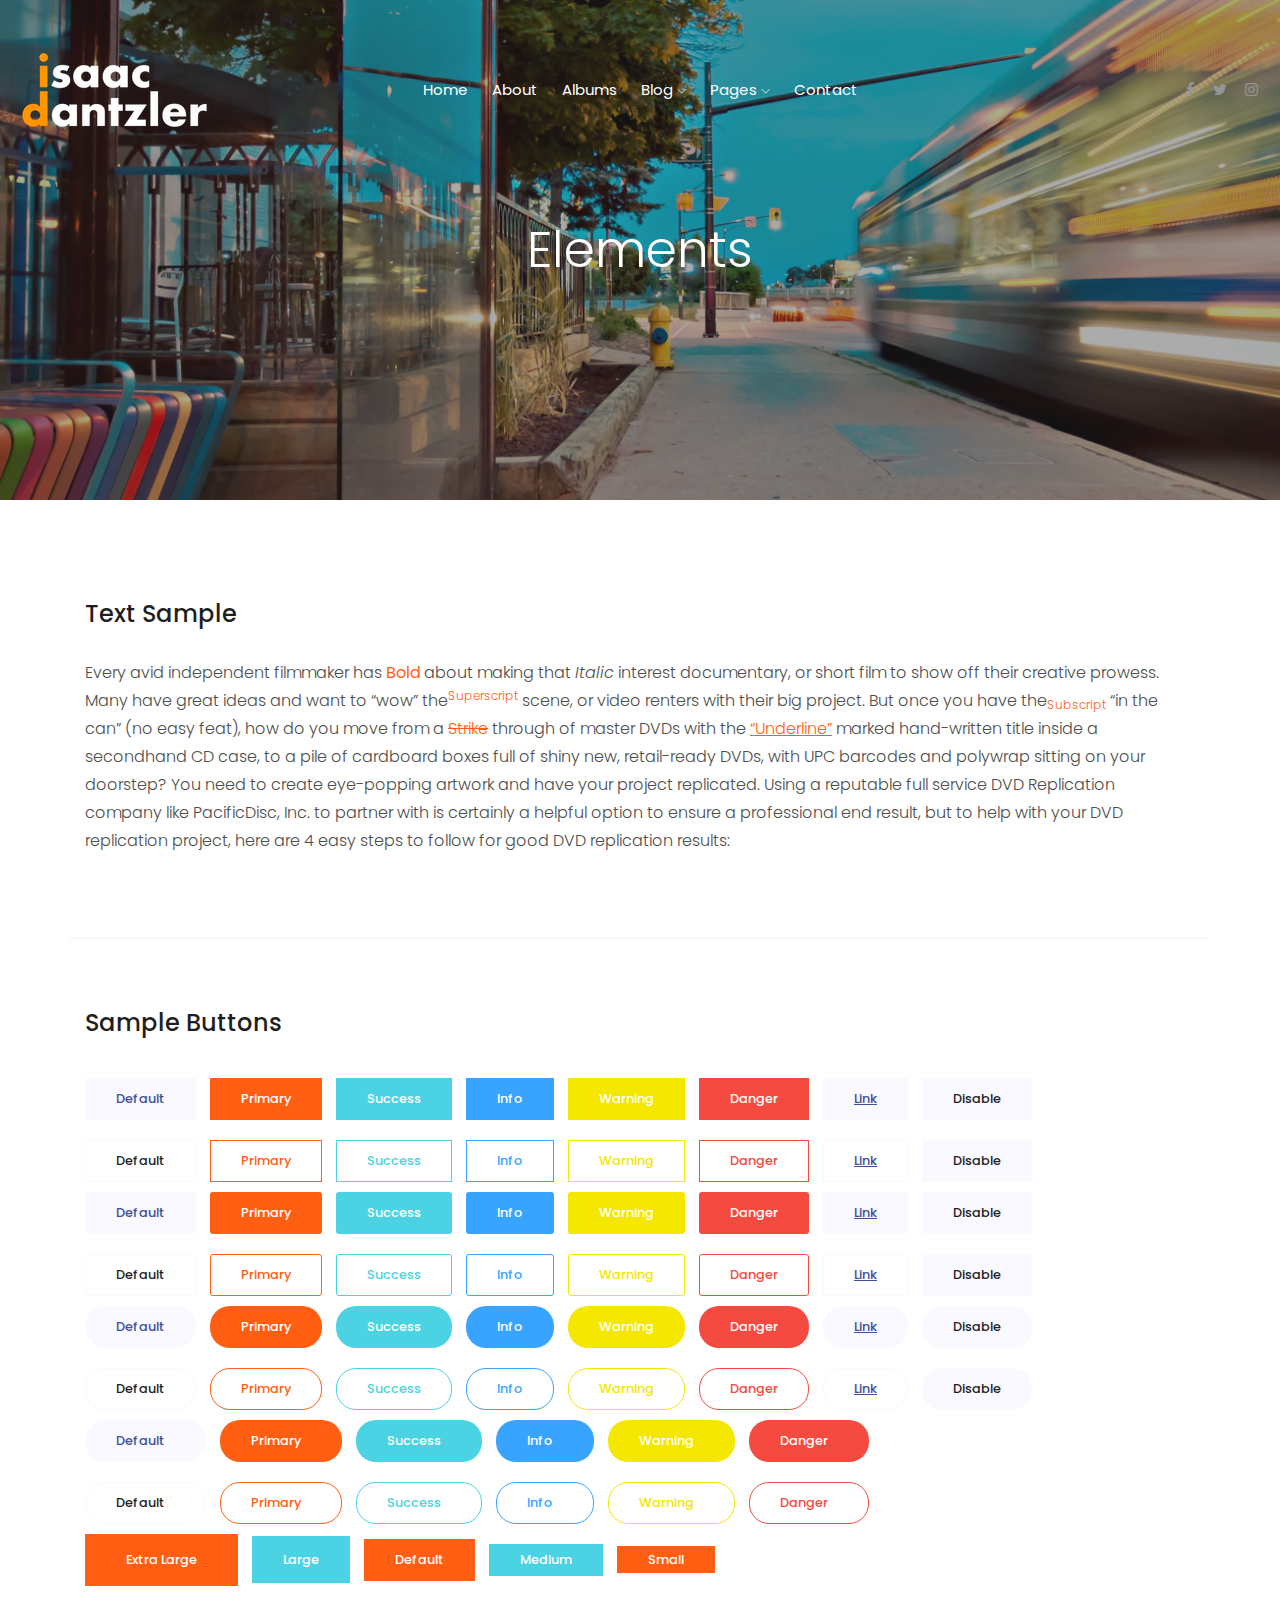
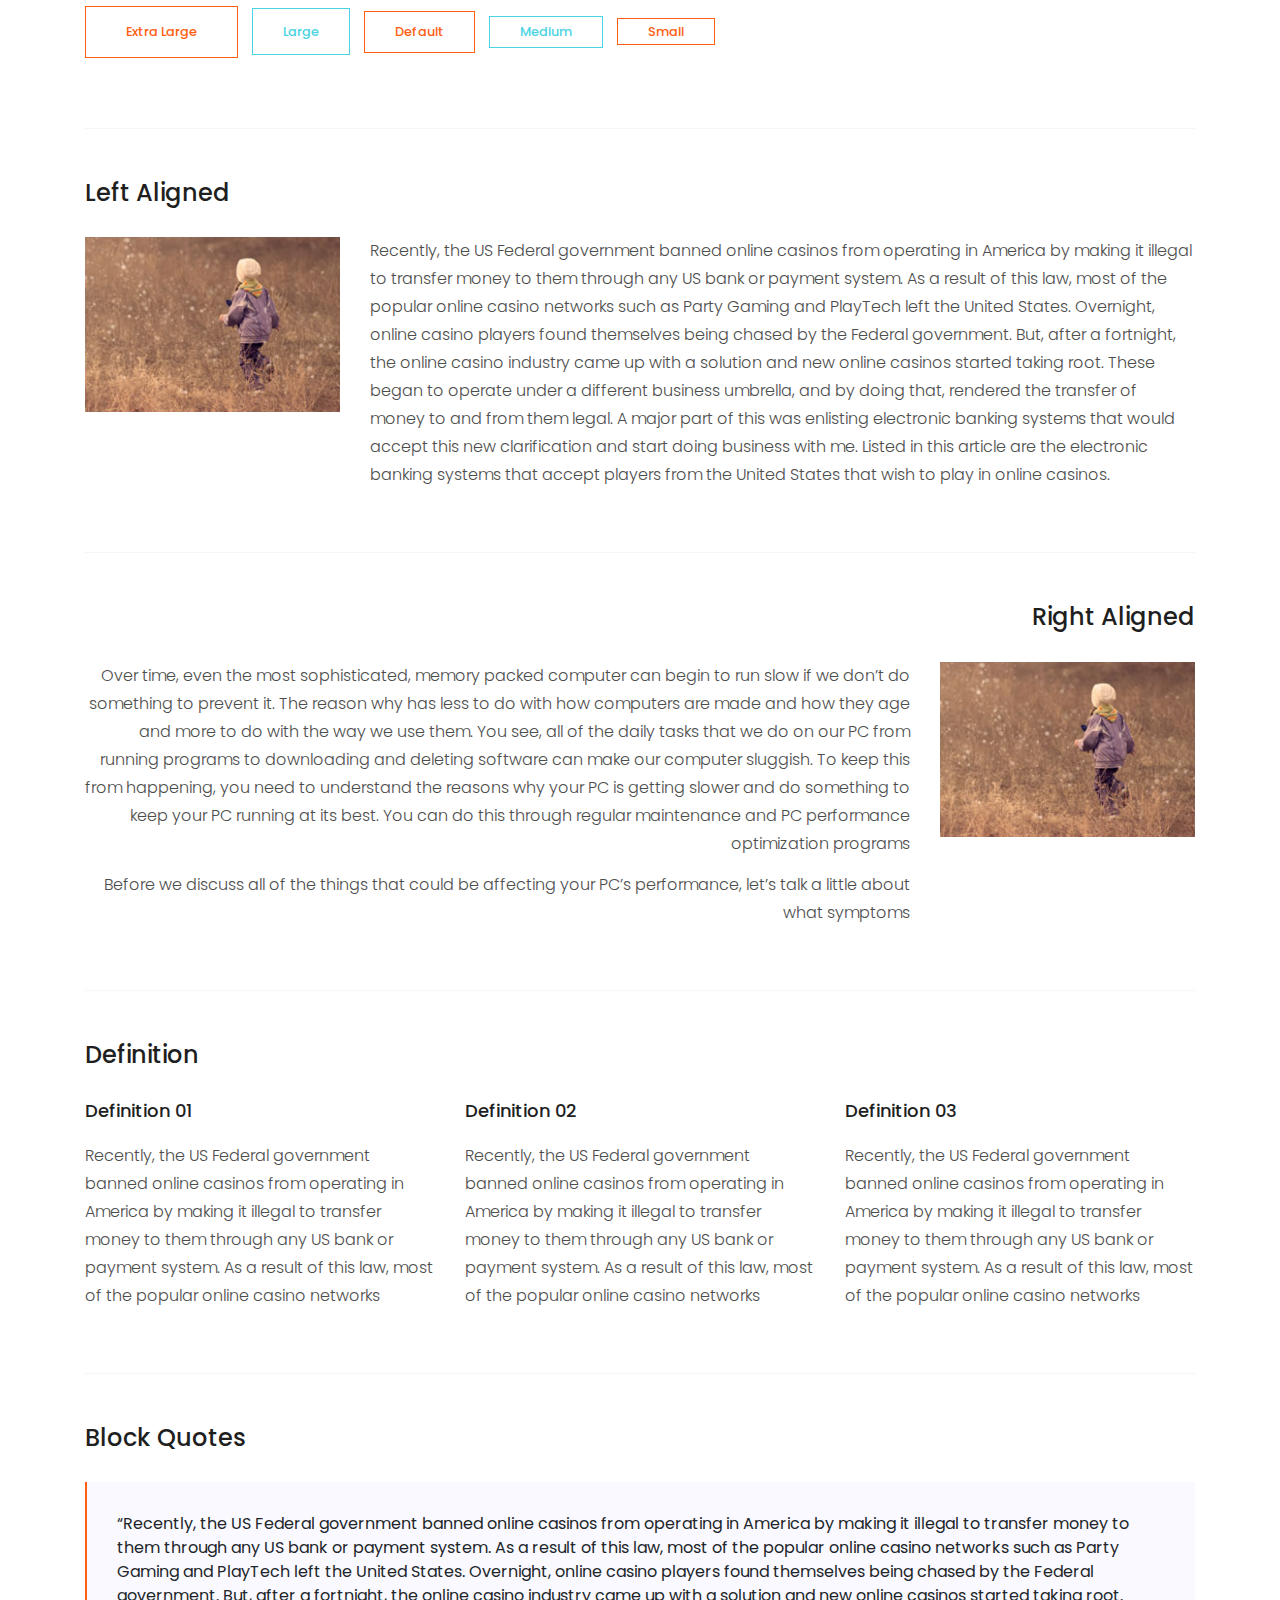
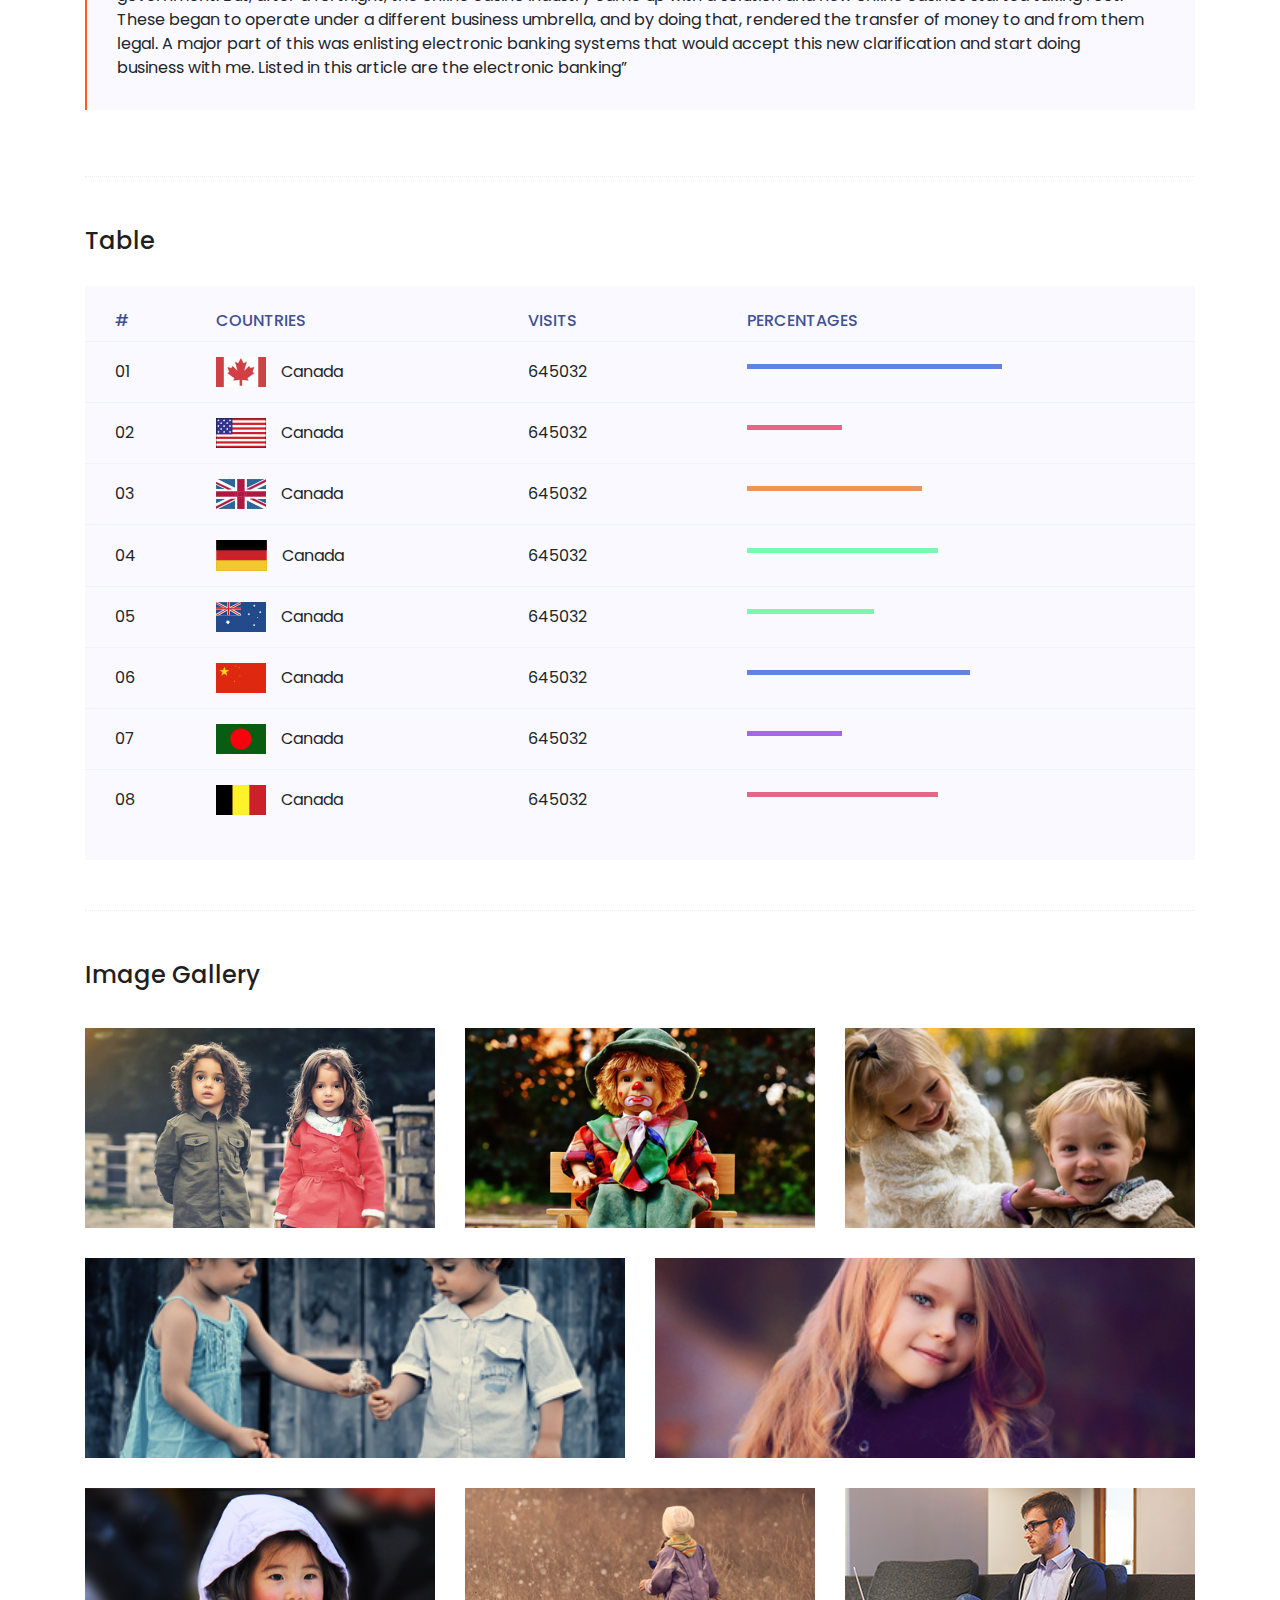
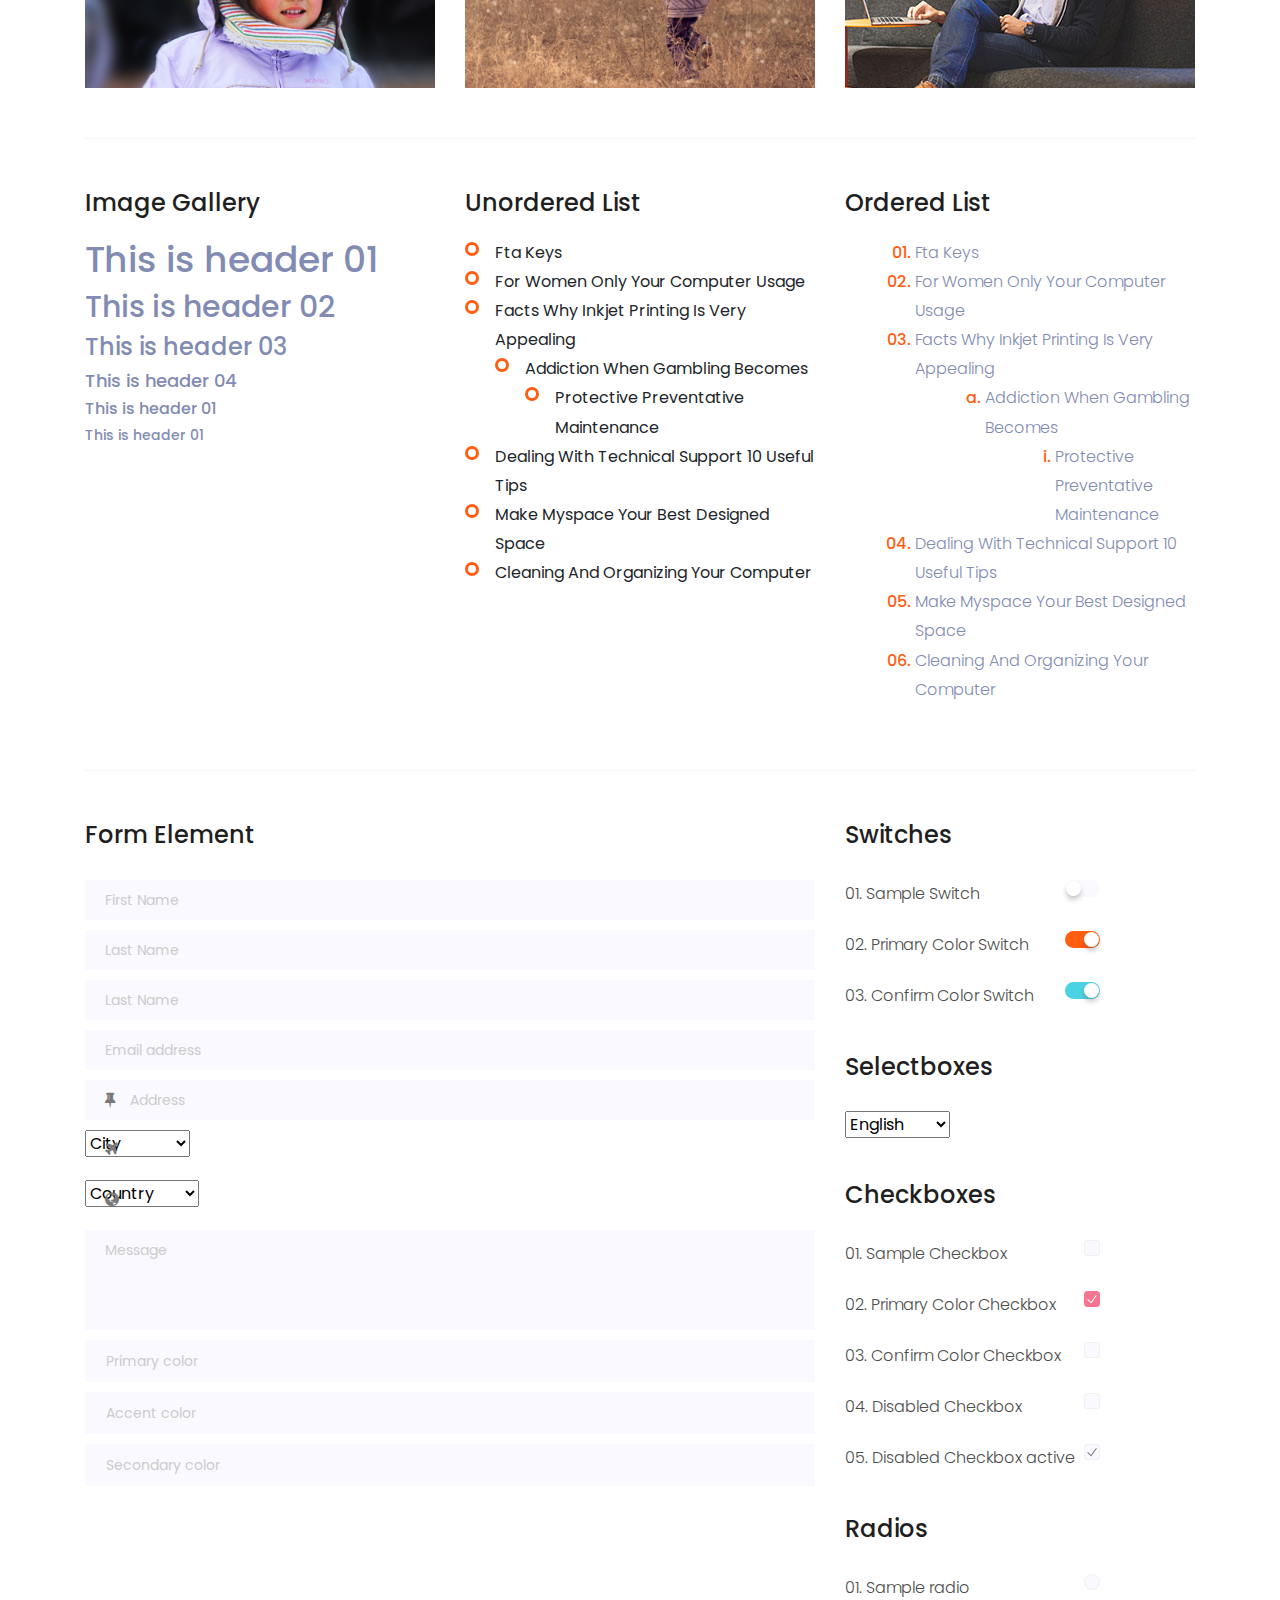
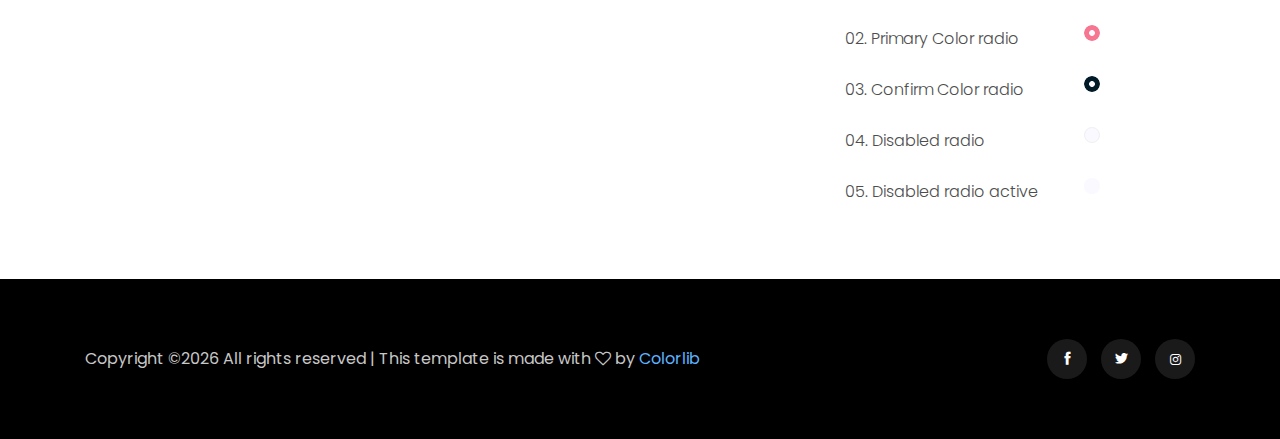
<file: elements.html>
<!doctype html>
<html class="no-js" lang="zxx">

<head>
	<meta charset="utf-8">
	<meta http-equiv="x-ua-compatible" content="ie=edge">
	<title>AppLab</title>
	<meta name="description" content="">
	<meta name="viewport" content="width=device-width, initial-scale=1">

	<!-- <link rel="manifest" href="site.webmanifest"> -->
	<!-- Place favicon.ico in the root directory -->

	<!-- CSS here -->
	<link rel="stylesheet" href="css/bootstrap.min.css">
	<link rel="stylesheet" href="css/owl.carousel.min.css">
	<link rel="stylesheet" href="css/magnific-popup.css">
	<link rel="stylesheet" href="css/font-awesome.min.css">
	<link rel="stylesheet" href="css/themify-icons.css">
	<link rel="stylesheet" href="css/nice-select.css">
	<link rel="stylesheet" href="css/flaticon.css">
	<link rel="stylesheet" href="css/gijgo.css">
	<link rel="stylesheet" href="css/animate.min.css">
	<link rel="stylesheet" href="css/slicknav.css">
	<link rel="stylesheet" href="css/style.css">
	<!-- <link rel="stylesheet" href="css/responsive.css"> -->
</head>

<body>
	<!--[if lte IE 9]>
            <p class="browserupgrade">You are using an <strong>outdated</strong> browser. Please <a href="https://browsehappy.com/">upgrade your browser</a> to improve your experience and security.</p>
        <![endif]-->

    <!-- header-start -->
    <header>
			<div class="header-area ">
				<div id="sticky-header" class="main-header-area">
					<div class="container-fluid">
						<div class="row align-items-center">
							<div class="col-xl-3 col-lg-2">
								<div class="logo">
									<a href="index.html">
										<img src="img/logo.png" alt="">
									</a>
								</div>
							</div>
							<div class="col-xl-6 col-lg-7">
								<div class="main-menu  d-none d-lg-block">
									<nav>
										<ul id="navigation">
											<li><a class="active" href="index.html">home</a></li>
											<li><a href="about.html">About</a></li>
											<li><a href="album.html">Albums</a></li>
											<li><a href="#">blog <i class="ti-angle-down"></i></a>
												<ul class="submenu">
													<li><a href="blog.html">blog</a></li>
													<li><a href="single-blog.html">single-blog</a></li>
												</ul>
											</li>
											<li><a href="#">pages <i class="ti-angle-down"></i></a>
												<ul class="submenu">
													 <li><a href="elements.html">elements</a></li>
												</ul>
											</li>
											<li><a href="contact.html">Contact</a></li>
										</ul>
									</nav>
								</div>
							</div>
							<div class="col-xl-3 col-lg-3 d-none d-lg-block">
								<div class="social_links">
									<ul>
										<li><a href="#"> <i class="fa fa-facebook"></i> </a></li>
										<li><a href="#"> <i class="fa fa-twitter"></i> </a></li>
										<li><a href="#"> <i class="fa fa-instagram"></i> </a></li>
									</ul>
								</div>
							</div>
							<div class="col-12">
								<div class="mobile_menu d-block d-lg-none"></div>
							</div>
						</div>
	
					</div>
				</div>
			</div>
		</header>
		<!-- header-end -->
	
		<!-- bradcam_area  -->
		<div class="bradcam_area breadcam_bg_2 black_overlay">
				<div class="container">
					<div class="row">
						<div class="col-xl-12">
							<div class="bradcam_text text-center">
								<h3>Elements</h3>
							</div>
						</div>
					</div>
				</div>
			</div>
			<!-- / bradcam_area  -->

	<!-- Start Sample Area -->
	<section class="sample-text-area">
		<div class="container box_1170">
			<h3 class="text-heading">Text Sample</h3>
			<p class="sample-text">
				Every avid independent filmmaker has <b>Bold</b> about making that <i>Italic</i> interest documentary,
				or short
				film to show off their creative prowess. Many have great ideas and want to “wow”
				the<sup>Superscript</sup> scene,
				or video renters with their big project. But once you have the<sub>Subscript</sub> “in the can” (no easy
				feat), how
				do you move from a <del>Strike</del> through of master DVDs with the <u>“Underline”</u> marked
				hand-written title
				inside a secondhand CD case, to a pile of cardboard boxes full of shiny new, retail-ready DVDs, with UPC
				barcodes
				and polywrap sitting on your doorstep? You need to create eye-popping artwork and have your project
				replicated.
				Using a reputable full service DVD Replication company like PacificDisc, Inc. to partner with is
				certainly a
				helpful option to ensure a professional end result, but to help with your DVD replication project, here
				are 4 easy
				steps to follow for good DVD replication results:

			</p>
		</div>
	</section>
	<!-- End Sample Area -->

	<!-- Start Button -->
	<section class="button-area">
		<div class="container box_1170 border-top-generic">
			<h3 class="text-heading">Sample Buttons</h3>
			<div class="button-group-area">
				<a href="#" class="genric-btn default">Default</a>
				<a href="#" class="genric-btn primary">Primary</a>
				<a href="#" class="genric-btn success">Success</a>
				<a href="#" class="genric-btn info">Info</a>
				<a href="#" class="genric-btn warning">Warning</a>
				<a href="#" class="genric-btn danger">Danger</a>
				<a href="#" class="genric-btn link">Link</a>
				<a href="#" class="genric-btn disable">Disable</a>
			</div>
			<div class="button-group-area mt-10">
				<a href="#" class="genric-btn default-border">Default</a>
				<a href="#" class="genric-btn primary-border">Primary</a>
				<a href="#" class="genric-btn success-border">Success</a>
				<a href="#" class="genric-btn info-border">Info</a>
				<a href="#" class="genric-btn warning-border">Warning</a>
				<a href="#" class="genric-btn danger-border">Danger</a>
				<a href="#" class="genric-btn link-border">Link</a>
				<a href="#" class="genric-btn disable">Disable</a>
			</div>
			<div class="button-group-area mt-40">
				<a href="#" class="genric-btn default radius">Default</a>
				<a href="#" class="genric-btn primary radius">Primary</a>
				<a href="#" class="genric-btn success radius">Success</a>
				<a href="#" class="genric-btn info radius">Info</a>
				<a href="#" class="genric-btn warning radius">Warning</a>
				<a href="#" class="genric-btn danger radius">Danger</a>
				<a href="#" class="genric-btn link radius">Link</a>
				<a href="#" class="genric-btn disable radius">Disable</a>
			</div>
			<div class="button-group-area mt-10">
				<a href="#" class="genric-btn default-border radius">Default</a>
				<a href="#" class="genric-btn primary-border radius">Primary</a>
				<a href="#" class="genric-btn success-border radius">Success</a>
				<a href="#" class="genric-btn info-border radius">Info</a>
				<a href="#" class="genric-btn warning-border radius">Warning</a>
				<a href="#" class="genric-btn danger-border radius">Danger</a>
				<a href="#" class="genric-btn link-border radius">Link</a>
				<a href="#" class="genric-btn disable radius">Disable</a>
			</div>
			<div class="button-group-area mt-40">
				<a href="#" class="genric-btn default circle">Default</a>
				<a href="#" class="genric-btn primary circle">Primary</a>
				<a href="#" class="genric-btn success circle">Success</a>
				<a href="#" class="genric-btn info circle">Info</a>
				<a href="#" class="genric-btn warning circle">Warning</a>
				<a href="#" class="genric-btn danger circle">Danger</a>
				<a href="#" class="genric-btn link circle">Link</a>
				<a href="#" class="genric-btn disable circle">Disable</a>
			</div>
			<div class="button-group-area mt-10">
				<a href="#" class="genric-btn default-border circle">Default</a>
				<a href="#" class="genric-btn primary-border circle">Primary</a>
				<a href="#" class="genric-btn success-border circle">Success</a>
				<a href="#" class="genric-btn info-border circle">Info</a>
				<a href="#" class="genric-btn warning-border circle">Warning</a>
				<a href="#" class="genric-btn danger-border circle">Danger</a>
				<a href="#" class="genric-btn link-border circle">Link</a>
				<a href="#" class="genric-btn disable circle">Disable</a>
			</div>
			<div class="button-group-area mt-40">
				<a href="#" class="genric-btn default circle arrow">Default<span class="lnr lnr-arrow-right"></span></a>
				<a href="#" class="genric-btn primary circle arrow">Primary<span class="lnr lnr-arrow-right"></span></a>
				<a href="#" class="genric-btn success circle arrow">Success<span class="lnr lnr-arrow-right"></span></a>
				<a href="#" class="genric-btn info circle arrow">Info<span class="lnr lnr-arrow-right"></span></a>
				<a href="#" class="genric-btn warning circle arrow">Warning<span class="lnr lnr-arrow-right"></span></a>
				<a href="#" class="genric-btn danger circle arrow">Danger<span class="lnr lnr-arrow-right"></span></a>
			</div>
			<div class="button-group-area mt-10">
				<a href="#" class="genric-btn default-border circle arrow">Default<span
						class="lnr lnr-arrow-right"></span></a>
				<a href="#" class="genric-btn primary-border circle arrow">Primary<span
						class="lnr lnr-arrow-right"></span></a>
				<a href="#" class="genric-btn success-border circle arrow">Success<span
						class="lnr lnr-arrow-right"></span></a>
				<a href="#" class="genric-btn info-border circle arrow">Info<span
						class="lnr lnr-arrow-right"></span></a>
				<a href="#" class="genric-btn warning-border circle arrow">Warning<span
						class="lnr lnr-arrow-right"></span></a>
				<a href="#" class="genric-btn danger-border circle arrow">Danger<span
						class="lnr lnr-arrow-right"></span></a>
			</div>
			<div class="button-group-area mt-40">
				<a href="#" class="genric-btn primary e-large">Extra Large</a>
				<a href="#" class="genric-btn success large">Large</a>
				<a href="#" class="genric-btn primary">Default</a>
				<a href="#" class="genric-btn success medium">Medium</a>
				<a href="#" class="genric-btn primary small">Small</a>
			</div>
			<div class="button-group-area mt-10">
				<a href="#" class="genric-btn primary-border e-large">Extra Large</a>
				<a href="#" class="genric-btn success-border large">Large</a>
				<a href="#" class="genric-btn primary-border">Default</a>
				<a href="#" class="genric-btn success-border medium">Medium</a>
				<a href="#" class="genric-btn primary-border small">Small</a>
			</div>
		</div>
	</section>
	<!-- End Button -->

	<!-- Start Align Area -->
	<div class="whole-wrap">
		<div class="container box_1170">
			<div class="section-top-border">
				<h3 class="mb-30">Left Aligned</h3>
				<div class="row">
					<div class="col-md-3">
						<img src="img/elements/d.jpg" alt="" class="img-fluid">
					</div>
					<div class="col-md-9 mt-sm-20">
						<p>Recently, the US Federal government banned online casinos from operating in America by making
							it illegal to
							transfer money to them through any US bank or payment system. As a result of this law, most
							of the popular
							online casino networks such as Party Gaming and PlayTech left the United States. Overnight,
							online casino
							players found themselves being chased by the Federal government. But, after a fortnight, the
							online casino
							industry came up with a solution and new online casinos started taking root. These began to
							operate under a
							different business umbrella, and by doing that, rendered the transfer of money to and from
							them legal. A major
							part of this was enlisting electronic banking systems that would accept this new
							clarification and start doing
							business with me. Listed in this article are the electronic banking systems that accept
							players from the United
							States that wish to play in online casinos.</p>
					</div>
				</div>
			</div>
			<div class="section-top-border text-right">
				<h3 class="mb-30">Right Aligned</h3>
				<div class="row">
					<div class="col-md-9">
						<p class="text-right">Over time, even the most sophisticated, memory packed computer can begin
							to run slow if we
							don’t do something to prevent it. The reason why has less to do with how computers are made
							and how they age and
							more to do with the way we use them. You see, all of the daily tasks that we do on our PC
							from running programs
							to downloading and deleting software can make our computer sluggish. To keep this from
							happening, you need to
							understand the reasons why your PC is getting slower and do something to keep your PC
							running at its best. You
							can do this through regular maintenance and PC performance optimization programs</p>
						<p class="text-right">Before we discuss all of the things that could be affecting your PC’s
							performance, let’s
							talk a little about what symptoms</p>
					</div>
					<div class="col-md-3">
						<img src="img/elements/d.jpg" alt="" class="img-fluid">
					</div>
				</div>
			</div>
			<div class="section-top-border">
				<h3 class="mb-30">Definition</h3>
				<div class="row">
					<div class="col-md-4">
						<div class="single-defination">
							<h4 class="mb-20">Definition 01</h4>
							<p>Recently, the US Federal government banned online casinos from operating in America by
								making it illegal to
								transfer money to them through any US bank or payment system. As a result of this law,
								most of the popular
								online casino networks</p>
						</div>
					</div>
					<div class="col-md-4">
						<div class="single-defination">
							<h4 class="mb-20">Definition 02</h4>
							<p>Recently, the US Federal government banned online casinos from operating in America by
								making it illegal to
								transfer money to them through any US bank or payment system. As a result of this law,
								most of the popular
								online casino networks</p>
						</div>
					</div>
					<div class="col-md-4">
						<div class="single-defination">
							<h4 class="mb-20">Definition 03</h4>
							<p>Recently, the US Federal government banned online casinos from operating in America by
								making it illegal to
								transfer money to them through any US bank or payment system. As a result of this law,
								most of the popular
								online casino networks</p>
						</div>
					</div>
				</div>
			</div>
			<div class="section-top-border">
				<h3 class="mb-30">Block Quotes</h3>
				<div class="row">
					<div class="col-lg-12">
						<blockquote class="generic-blockquote">
							“Recently, the US Federal government banned online casinos from operating in America by
							making it illegal to
							transfer money to them through any US bank or payment system. As a result of this law, most
							of the popular
							online casino networks such as Party Gaming and PlayTech left the United States. Overnight,
							online casino
							players found themselves being chased by the Federal government. But, after a fortnight, the
							online casino
							industry came up with a solution and new online casinos started taking root. These began to
							operate under a
							different business umbrella, and by doing that, rendered the transfer of money to and from
							them legal. A major
							part of this was enlisting electronic banking systems that would accept this new
							clarification and start doing
							business with me. Listed in this article are the electronic banking”
						</blockquote>
					</div>
				</div>
			</div>
			<div class="section-top-border">
				<h3 class="mb-30">Table</h3>
				<div class="progress-table-wrap">
					<div class="progress-table">
						<div class="table-head">
							<div class="serial">#</div>
							<div class="country">Countries</div>
							<div class="visit">Visits</div>
							<div class="percentage">Percentages</div>
						</div>
						<div class="table-row">
							<div class="serial">01</div>
							<div class="country"> <img src="img/elements/f1.jpg" alt="flag">Canada</div>
							<div class="visit">645032</div>
							<div class="percentage">
								<div class="progress">
									<div class="progress-bar color-1" role="progressbar" style="width: 80%"
										aria-valuenow="80" aria-valuemin="0" aria-valuemax="100"></div>
								</div>
							</div>
						</div>
						<div class="table-row">
							<div class="serial">02</div>
							<div class="country"> <img src="img/elements/f2.jpg" alt="flag">Canada</div>
							<div class="visit">645032</div>
							<div class="percentage">
								<div class="progress">
									<div class="progress-bar color-2" role="progressbar" style="width: 30%"
										aria-valuenow="30" aria-valuemin="0" aria-valuemax="100"></div>
								</div>
							</div>
						</div>
						<div class="table-row">
							<div class="serial">03</div>
							<div class="country"> <img src="img/elements/f3.jpg" alt="flag">Canada</div>
							<div class="visit">645032</div>
							<div class="percentage">
								<div class="progress">
									<div class="progress-bar color-3" role="progressbar" style="width: 55%"
										aria-valuenow="55" aria-valuemin="0" aria-valuemax="100"></div>
								</div>
							</div>
						</div>
						<div class="table-row">
							<div class="serial">04</div>
							<div class="country"> <img src="img/elements/f4.jpg" alt="flag">Canada</div>
							<div class="visit">645032</div>
							<div class="percentage">
								<div class="progress">
									<div class="progress-bar color-4" role="progressbar" style="width: 60%"
										aria-valuenow="60" aria-valuemin="0" aria-valuemax="100"></div>
								</div>
							</div>
						</div>
						<div class="table-row">
							<div class="serial">05</div>
							<div class="country"> <img src="img/elements/f5.jpg" alt="flag">Canada</div>
							<div class="visit">645032</div>
							<div class="percentage">
								<div class="progress">
									<div class="progress-bar color-5" role="progressbar" style="width: 40%"
										aria-valuenow="40" aria-valuemin="0" aria-valuemax="100"></div>
								</div>
							</div>
						</div>
						<div class="table-row">
							<div class="serial">06</div>
							<div class="country"> <img src="img/elements/f6.jpg" alt="flag">Canada</div>
							<div class="visit">645032</div>
							<div class="percentage">
								<div class="progress">
									<div class="progress-bar color-6" role="progressbar" style="width: 70%"
										aria-valuenow="70" aria-valuemin="0" aria-valuemax="100"></div>
								</div>
							</div>
						</div>
						<div class="table-row">
							<div class="serial">07</div>
							<div class="country"> <img src="img/elements/f7.jpg" alt="flag">Canada</div>
							<div class="visit">645032</div>
							<div class="percentage">
								<div class="progress">
									<div class="progress-bar color-7" role="progressbar" style="width: 30%"
										aria-valuenow="30" aria-valuemin="0" aria-valuemax="100"></div>
								</div>
							</div>
						</div>
						<div class="table-row">
							<div class="serial">08</div>
							<div class="country"> <img src="img/elements/f8.jpg" alt="flag">Canada</div>
							<div class="visit">645032</div>
							<div class="percentage">
								<div class="progress">
									<div class="progress-bar color-8" role="progressbar" style="width: 60%"
										aria-valuenow="60" aria-valuemin="0" aria-valuemax="100"></div>
								</div>
							</div>
						</div>
					</div>
				</div>
			</div>
			<div class="section-top-border">
				<h3>Image Gallery</h3>
				<div class="row gallery-item">
					<div class="col-md-4">
						<a href="img/elements/g1.jpg" class="img-pop-up">
							<div class="single-gallery-image" style="background: url(img/elements/g1.jpg);"></div>
						</a>
					</div>
					<div class="col-md-4">
						<a href="img/elements/g2.jpg" class="img-pop-up">
							<div class="single-gallery-image" style="background: url(img/elements/g2.jpg);"></div>
						</a>
					</div>
					<div class="col-md-4">
						<a href="img/elements/g3.jpg" class="img-pop-up">
							<div class="single-gallery-image" style="background: url(img/elements/g3.jpg);"></div>
						</a>
					</div>
					<div class="col-md-6">
						<a href="img/elements/g4.jpg" class="img-pop-up">
							<div class="single-gallery-image" style="background: url(img/elements/g4.jpg);"></div>
						</a>
					</div>
					<div class="col-md-6">
						<a href="img/elements/g5.jpg" class="img-pop-up">
							<div class="single-gallery-image" style="background: url(img/elements/g5.jpg);"></div>
						</a>
					</div>
					<div class="col-md-4">
						<a href="img/elements/g6.jpg" class="img-pop-up">
							<div class="single-gallery-image" style="background: url(img/elements/g6.jpg);"></div>
						</a>
					</div>
					<div class="col-md-4">
						<a href="img/elements/g7.jpg" class="img-pop-up">
							<div class="single-gallery-image" style="background: url(img/elements/g7.jpg);"></div>
						</a>
					</div>
					<div class="col-md-4">
						<a href="img/elements/g8.jpg" class="img-pop-up">
							<div class="single-gallery-image" style="background: url(img/elements/g8.jpg);"></div>
						</a>
					</div>
				</div>
			</div>
			<div class="section-top-border">
				<div class="row">
					<div class="col-md-4">
						<h3 class="mb-20">Image Gallery</h3>
						<div class="typography">
							<h1>This is header 01</h1>
							<h2>This is header 02</h2>
							<h3>This is header 03</h3>
							<h4>This is header 04</h4>
							<h5>This is header 01</h5>
							<h6>This is header 01</h6>
						</div>
					</div>
					<div class="col-md-4 mt-sm-30">
						<h3 class="mb-20">Unordered List</h3>
						<div class="">
							<ul class="unordered-list">
								<li>Fta Keys</li>
								<li>For Women Only Your Computer Usage</li>
								<li>Facts Why Inkjet Printing Is Very Appealing
									<ul>
										<li>Addiction When Gambling Becomes
											<ul>
												<li>Protective Preventative Maintenance</li>
											</ul>
										</li>
									</ul>
								</li>
								<li>Dealing With Technical Support 10 Useful Tips</li>
								<li>Make Myspace Your Best Designed Space</li>
								<li>Cleaning And Organizing Your Computer</li>
							</ul>
						</div>
					</div>
					<div class="col-md-4 mt-sm-30">
						<h3 class="mb-20">Ordered List</h3>
						<div class="">
							<ol class="ordered-list">
								<li><span>Fta Keys</span></li>
								<li><span>For Women Only Your Computer Usage</span></li>
								<li><span>Facts Why Inkjet Printing Is Very Appealing</span>
									<ol class="ordered-list-alpha">
										<li><span>Addiction When Gambling Becomes</span>
											<ol class="ordered-list-roman">
												<li><span>Protective Preventative Maintenance</span></li>
											</ol>
										</li>
									</ol>
								</li>
								<li><span>Dealing With Technical Support 10 Useful Tips</span></li>
								<li><span>Make Myspace Your Best Designed Space</span></li>
								<li><span>Cleaning And Organizing Your Computer</span></li>
							</ol>
						</div>
					</div>
				</div>
			</div>
			<div class="section-top-border">
				<div class="row">
					<div class="col-lg-8 col-md-8">
						<h3 class="mb-30">Form Element</h3>
						<form action="#">
							<div class="mt-10">
								<input type="text" name="first_name" placeholder="First Name"
									onfocus="this.placeholder = ''" onblur="this.placeholder = 'First Name'" required
									class="single-input">
							</div>
							<div class="mt-10">
								<input type="text" name="last_name" placeholder="Last Name"
									onfocus="this.placeholder = ''" onblur="this.placeholder = 'Last Name'" required
									class="single-input">
							</div>
							<div class="mt-10">
								<input type="text" name="last_name" placeholder="Last Name"
									onfocus="this.placeholder = ''" onblur="this.placeholder = 'Last Name'" required
									class="single-input">
							</div>
							<div class="mt-10">
								<input type="email" name="EMAIL" placeholder="Email address"
									onfocus="this.placeholder = ''" onblur="this.placeholder = 'Email address'" required
									class="single-input">
							</div>
							<div class="input-group-icon mt-10">
								<div class="icon"><i class="fa fa-thumb-tack" aria-hidden="true"></i></div>
								<input type="text" name="address" placeholder="Address" onfocus="this.placeholder = ''"
									onblur="this.placeholder = 'Address'" required class="single-input">
							</div>
							<div class="input-group-icon mt-10">
								<div class="icon"><i class="fa fa-plane" aria-hidden="true"></i></div>
								<div class="form-select" id="default-select"">
											<select>
												<option value=" 1">City</option>
									<option value="1">Dhaka</option>
									<option value="1">Dilli</option>
									<option value="1">Newyork</option>
									<option value="1">Islamabad</option>
									</select>
								</div>
							</div>
							<div class="input-group-icon mt-10">
								<div class="icon"><i class="fa fa-globe" aria-hidden="true"></i></div>
								<div class="form-select" id="default-select"">
											<select>
												<option value=" 1">Country</option>
									<option value="1">Bangladesh</option>
									<option value="1">India</option>
									<option value="1">England</option>
									<option value="1">Srilanka</option>
									</select>
								</div>
							</div>

							<div class="mt-10">
								<textarea class="single-textarea" placeholder="Message" onfocus="this.placeholder = ''"
									onblur="this.placeholder = 'Message'" required></textarea>
							</div>
							<!-- For Gradient Border Use -->
							<!-- <div class="mt-10">
										<div class="primary-input">
											<input id="primary-input" type="text" name="first_name" placeholder="Primary color" onfocus="this.placeholder = ''" onblur="this.placeholder = 'Primary color'">
											<label for="primary-input"></label>
										</div>
									</div> -->
							<div class="mt-10">
								<input type="text" name="first_name" placeholder="Primary color"
									onfocus="this.placeholder = ''" onblur="this.placeholder = 'Primary color'" required
									class="single-input-primary">
							</div>
							<div class="mt-10">
								<input type="text" name="first_name" placeholder="Accent color"
									onfocus="this.placeholder = ''" onblur="this.placeholder = 'Accent color'" required
									class="single-input-accent">
							</div>
							<div class="mt-10">
								<input type="text" name="first_name" placeholder="Secondary color"
									onfocus="this.placeholder = ''" onblur="this.placeholder = 'Secondary color'"
									required class="single-input-secondary">
							</div>
						</form>
					</div>
					<div class="col-lg-3 col-md-4 mt-sm-30">
						<div class="single-element-widget">
							<h3 class="mb-30">Switches</h3>
							<div class="switch-wrap d-flex justify-content-between">
								<p>01. Sample Switch</p>
								<div class="primary-switch">
									<input type="checkbox" id="default-switch">
									<label for="default-switch"></label>
								</div>
							</div>
							<div class="switch-wrap d-flex justify-content-between">
								<p>02. Primary Color Switch</p>
								<div class="primary-switch">
									<input type="checkbox" id="primary-switch" checked>
									<label for="primary-switch"></label>
								</div>
							</div>
							<div class="switch-wrap d-flex justify-content-between">
								<p>03. Confirm Color Switch</p>
								<div class="confirm-switch">
									<input type="checkbox" id="confirm-switch" checked>
									<label for="confirm-switch"></label>
								</div>
							</div>
						</div>
						<div class="single-element-widget mt-30">
							<h3 class="mb-30">Selectboxes</h3>
							<div class="default-select" id="default-select"">
										<select>
											<option value=" 1">English</option>
								<option value="1">Spanish</option>
								<option value="1">Arabic</option>
								<option value="1">Portuguise</option>
								<option value="1">Bengali</option>
								</select>
							</div>
						</div>
						<div class="single-element-widget mt-30">
							<h3 class="mb-30">Checkboxes</h3>
							<div class="switch-wrap d-flex justify-content-between">
								<p>01. Sample Checkbox</p>
								<div class="primary-checkbox">
									<input type="checkbox" id="default-checkbox">
									<label for="default-checkbox"></label>
								</div>
							</div>
							<div class="switch-wrap d-flex justify-content-between">
								<p>02. Primary Color Checkbox</p>
								<div class="primary-checkbox">
									<input type="checkbox" id="primary-checkbox" checked>
									<label for="primary-checkbox"></label>
								</div>
							</div>
							<div class="switch-wrap d-flex justify-content-between">
								<p>03. Confirm Color Checkbox</p>
								<div class="confirm-checkbox">
									<input type="checkbox" id="confirm-checkbox">
									<label for="confirm-checkbox"></label>
								</div>
							</div>
							<div class="switch-wrap d-flex justify-content-between">
								<p>04. Disabled Checkbox</p>
								<div class="disabled-checkbox">
									<input type="checkbox" id="disabled-checkbox" disabled>
									<label for="disabled-checkbox"></label>
								</div>
							</div>
							<div class="switch-wrap d-flex justify-content-between">
								<p>05. Disabled Checkbox active</p>
								<div class="disabled-checkbox">
									<input type="checkbox" id="disabled-checkbox-active" checked disabled>
									<label for="disabled-checkbox-active"></label>
								</div>
							</div>
						</div>
						<div class="single-element-widget mt-30">
							<h3 class="mb-30">Radios</h3>
							<div class="switch-wrap d-flex justify-content-between">
								<p>01. Sample radio</p>
								<div class="primary-radio">
									<input type="checkbox" id="default-radio">
									<label for="default-radio"></label>
								</div>
							</div>
							<div class="switch-wrap d-flex justify-content-between">
								<p>02. Primary Color radio</p>
								<div class="primary-radio">
									<input type="checkbox" id="primary-radio" checked>
									<label for="primary-radio"></label>
								</div>
							</div>
							<div class="switch-wrap d-flex justify-content-between">
								<p>03. Confirm Color radio</p>
								<div class="confirm-radio">
									<input type="checkbox" id="confirm-radio" checked>
									<label for="confirm-radio"></label>
								</div>
							</div>
							<div class="switch-wrap d-flex justify-content-between">
								<p>04. Disabled radio</p>
								<div class="disabled-radio">
									<input type="checkbox" id="disabled-radio" disabled>
									<label for="disabled-radio"></label>
								</div>
							</div>
							<div class="switch-wrap d-flex justify-content-between">
								<p>05. Disabled radio active</p>
								<div class="disabled-radio">
									<input type="checkbox" id="disabled-radio-active" checked disabled>
									<label for="disabled-radio-active"></label>
								</div>
							</div>
						</div>
					</div>
				</div>
			</div>
		</div>
	</div>
	<!-- End Align Area -->

    <!-- footer start -->
    <footer class="footer">
			<div class="copy-right_text">
				<div class="container">
					<div class="row align-items-center">
						<div class="col-xl-7 col-md-8">
							<p class="copy_right ">
								<!-- Link back to Colorlib can't be removed. Template is licensed under CC BY 3.0. -->
Copyright &copy;<script>document.write(new Date().getFullYear());</script> All rights reserved | This template is made with <i class="fa fa-heart-o" aria-hidden="true"></i> by <a href="https://colorlib.com" target="_blank">Colorlib</a>
<!-- Link back to Colorlib can't be removed. Template is licensed under CC BY 3.0. -->
							</p>
						</div>
						<div class="col-xl-5 col-md-4">
							<div class="socail_links">
								<ul>
									<li>
										<a href="#">
											<i class="ti-facebook"></i>
										</a>
									</li>
									<li>
										<a href="#">
											<i class="ti-twitter-alt"></i>
										</a>
									</li>
									<li>
										<a href="#">
											<i class="fa fa-instagram"></i>
										</a>
									</li>
								</ul>
							</div>
						</div>
						
					</div>
				</div>
			</div>
		</footer>
		<!--/ footer end  -->

	<!-- JS here -->
	<script src="js/vendor/modernizr-3.5.0.min.js"></script>
	<script src="js/vendor/jquery-1.12.4.min.js"></script>
	<script src="js/popper.min.js"></script>
	<script src="js/bootstrap.min.js"></script>
	<script src="js/owl.carousel.min.js"></script>
	<script src="js/isotope.pkgd.min.js"></script>
	<script src="js/ajax-form.js"></script>
	<script src="js/waypoints.min.js"></script>
	<script src="js/jquery.counterup.min.js"></script>
	<script src="js/imagesloaded.pkgd.min.js"></script>
	<script src="js/scrollIt.js"></script>
	<script src="js/jquery.scrollUp.min.js"></script>
	<script src="js/wow.min.js"></script>
	<script src="js/nice-select.min.js"></script>
	<script src="js/jquery.slicknav.min.js"></script>
	<script src="js/jquery.magnific-popup.min.js"></script>
	<script src="js/plugins.js"></script>
	<script src="js/gijgo.min.js"></script>

	<!--contact js-->
	<script src="js/contact.js"></script>
	<script src="js/jquery.ajaxchimp.min.js"></script>
	<script src="js/jquery.form.js"></script>
	<script src="js/jquery.validate.min.js"></script>
	<script src="js/mail-script.js"></script>

	<script src="js/main.js"></script>
</body>
</html>
</file>
<file: css/themify-icons.css>
@font-face {
	font-family: 'themify';
	src:url('../fonts/themify.eot?-fvbane');
	src:url('../fonts/themify.eot?#iefix-fvbane') format('embedded-opentype'),
		url('../fonts/themify.woff?-fvbane') format('woff'),
		url('../fonts/themify.ttf?-fvbane') format('truetype'),
		url('../fonts/themify.svg?-fvbane#themify') format('svg');
	font-weight: normal;
	font-style: normal;
}

[class^="ti-"], [class*=" ti-"] {
	font-family: 'themify';
	/* speak: none; */
	font-style: normal;
	font-weight: normal;
	font-variant: normal;
	text-transform: none;
	line-height: 1;

	/* Better Font Rendering =========== */
	-webkit-font-smoothing: antialiased;
	-moz-osx-font-smoothing: grayscale;
}

.ti-wand:before {
	content: "\e600";
}
.ti-volume:before {
	content: "\e601";
}
.ti-user:before {
	content: "\e602";
}
.ti-unlock:before {
	content: "\e603";
}
.ti-unlink:before {
	content: "\e604";
}
.ti-trash:before {
	content: "\e605";
}
.ti-thought:before {
	content: "\e606";
}
.ti-target:before {
	content: "\e607";
}
.ti-tag:before {
	content: "\e608";
}
.ti-tablet:before {
	content: "\e609";
}
.ti-star:before {
	content: "\e60a";
}
.ti-spray:before {
	content: "\e60b";
}
.ti-signal:before {
	content: "\e60c";
}
.ti-shopping-cart:before {
	content: "\e60d";
}
.ti-shopping-cart-full:before {
	content: "\e60e";
}
.ti-settings:before {
	content: "\e60f";
}
.ti-search:before {
	content: "\e610";
}
.ti-zoom-in:before {
	content: "\e611";
}
.ti-zoom-out:before {
	content: "\e612";
}
.ti-cut:before {
	content: "\e613";
}
.ti-ruler:before {
	content: "\e614";
}
.ti-ruler-pencil:before {
	content: "\e615";
}
.ti-ruler-alt:before {
	content: "\e616";
}
.ti-bookmark:before {
	content: "\e617";
}
.ti-bookmark-alt:before {
	content: "\e618";
}
.ti-reload:before {
	content: "\e619";
}
.ti-plus:before {
	content: "\e61a";
}
.ti-pin:before {
	content: "\e61b";
}
.ti-pencil:before {
	content: "\e61c";
}
.ti-pencil-alt:before {
	content: "\e61d";
}
.ti-paint-roller:before {
	content: "\e61e";
}
.ti-paint-bucket:before {
	content: "\e61f";
}
.ti-na:before {
	content: "\e620";
}
.ti-mobile:before {
	content: "\e621";
}
.ti-minus:before {
	content: "\e622";
}
.ti-medall:before {
	content: "\e623";
}
.ti-medall-alt:before {
	content: "\e624";
}
.ti-marker:before {
	content: "\e625";
}
.ti-marker-alt:before {
	content: "\e626";
}
.ti-arrow-up:before {
	content: "\e627";
}
.ti-arrow-right:before {
	content: "\e628";
}
.ti-arrow-left:before {
	content: "\e629";
}
.ti-arrow-down:before {
	content: "\e62a";
}
.ti-lock:before {
	content: "\e62b";
}
.ti-location-arrow:before {
	content: "\e62c";
}
.ti-link:before {
	content: "\e62d";
}
.ti-layout:before {
	content: "\e62e";
}
.ti-layers:before {
	content: "\e62f";
}
.ti-layers-alt:before {
	content: "\e630";
}
.ti-key:before {
	content: "\e631";
}
.ti-import:before {
	content: "\e632";
}
.ti-image:before {
	content: "\e633";
}
.ti-heart:before {
	content: "\e634";
}
.ti-heart-broken:before {
	content: "\e635";
}
.ti-hand-stop:before {
	content: "\e636";
}
.ti-hand-open:before {
	content: "\e637";
}
.ti-hand-drag:before {
	content: "\e638";
}
.ti-folder:before {
	content: "\e639";
}
.ti-flag:before {
	content: "\e63a";
}
.ti-flag-alt:before {
	content: "\e63b";
}
.ti-flag-alt-2:before {
	content: "\e63c";
}
.ti-eye:before {
	content: "\e63d";
}
.ti-export:before {
	content: "\e63e";
}
.ti-exchange-vertical:before {
	content: "\e63f";
}
.ti-desktop:before {
	content: "\e640";
}
.ti-cup:before {
	content: "\e641";
}
.ti-crown:before {
	content: "\e642";
}
.ti-comments:before {
	content: "\e643";
}
.ti-comment:before {
	content: "\e644";
}
.ti-comment-alt:before {
	content: "\e645";
}
.ti-close:before {
	content: "\e646";
}
.ti-clip:before {
	content: "\e647";
}
.ti-angle-up:before {
	content: "\e648";
}
.ti-angle-right:before {
	content: "\e649";
}
.ti-angle-left:before {
	content: "\e64a";
}
.ti-angle-down:before {
	content: "\e64b";
}
.ti-check:before {
	content: "\e64c";
}
.ti-check-box:before {
	content: "\e64d";
}
.ti-camera:before {
	content: "\e64e";
}
.ti-announcement:before {
	content: "\e64f";
}
.ti-brush:before {
	content: "\e650";
}
.ti-briefcase:before {
	content: "\e651";
}
.ti-bolt:before {
	content: "\e652";
}
.ti-bolt-alt:before {
	content: "\e653";
}
.ti-blackboard:before {
	content: "\e654";
}
.ti-bag:before {
	content: "\e655";
}
.ti-move:before {
	content: "\e656";
}
.ti-arrows-vertical:before {
	content: "\e657";
}
.ti-arrows-horizontal:before {
	content: "\e658";
}
.ti-fullscreen:before {
	content: "\e659";
}
.ti-arrow-top-right:before {
	content: "\e65a";
}
.ti-arrow-top-left:before {
	content: "\e65b";
}
.ti-arrow-circle-up:before {
	content: "\e65c";
}
.ti-arrow-circle-right:before {
	content: "\e65d";
}
.ti-arrow-circle-left:before {
	content: "\e65e";
}
.ti-arrow-circle-down:before {
	content: "\e65f";
}
.ti-angle-double-up:before {
	content: "\e660";
}
.ti-angle-double-right:before {
	content: "\e661";
}
.ti-angle-double-left:before {
	content: "\e662";
}
.ti-angle-double-down:before {
	content: "\e663";
}
.ti-zip:before {
	content: "\e664";
}
.ti-world:before {
	content: "\e665";
}
.ti-wheelchair:before {
	content: "\e666";
}
.ti-view-list:before {
	content: "\e667";
}
.ti-view-list-alt:before {
	content: "\e668";
}
.ti-view-grid:before {
	content: "\e669";
}
.ti-uppercase:before {
	content: "\e66a";
}
.ti-upload:before {
	content: "\e66b";
}
.ti-underline:before {
	content: "\e66c";
}
.ti-truck:before {
	content: "\e66d";
}
.ti-timer:before {
	content: "\e66e";
}
.ti-ticket:before {
	content: "\e66f";
}
.ti-thumb-up:before {
	content: "\e670";
}
.ti-thumb-down:before {
	content: "\e671";
}
.ti-text:before {
	content: "\e672";
}
.ti-stats-up:before {
	content: "\e673";
}
.ti-stats-down:before {
	content: "\e674";
}
.ti-split-v:before {
	content: "\e675";
}
.ti-split-h:before {
	content: "\e676";
}
.ti-smallcap:before {
	content: "\e677";
}
.ti-shine:before {
	content: "\e678";
}
.ti-shift-right:before {
	content: "\e679";
}
.ti-shift-left:before {
	content: "\e67a";
}
.ti-shield:before {
	content: "\e67b";
}
.ti-notepad:before {
	content: "\e67c";
}
.ti-server:before {
	content: "\e67d";
}
.ti-quote-right:before {
	content: "\e67e";
}
.ti-quote-left:before {
	content: "\e67f";
}
.ti-pulse:before {
	content: "\e680";
}
.ti-printer:before {
	content: "\e681";
}
.ti-power-off:before {
	content: "\e682";
}
.ti-plug:before {
	content: "\e683";
}
.ti-pie-chart:before {
	content: "\e684";
}
.ti-paragraph:before {
	content: "\e685";
}
.ti-panel:before {
	content: "\e686";
}
.ti-package:before {
	content: "\e687";
}
.ti-music:before {
	content: "\e688";
}
.ti-music-alt:before {
	content: "\e689";
}
.ti-mouse:before {
	content: "\e68a";
}
.ti-mouse-alt:before {
	content: "\e68b";
}
.ti-money:before {
	content: "\e68c";
}
.ti-microphone:before {
	content: "\e68d";
}
.ti-menu:before {
	content: "\e68e";
}
.ti-menu-alt:before {
	content: "\e68f";
}
.ti-map:before {
	content: "\e690";
}
.ti-map-alt:before {
	content: "\e691";
}
.ti-loop:before {
	content: "\e692";
}
.ti-location-pin:before {
	content: "\e693";
}
.ti-list:before {
	content: "\e694";
}
.ti-light-bulb:before {
	content: "\e695";
}
.ti-Italic:before {
	content: "\e696";
}
.ti-info:before {
	content: "\e697";
}
.ti-infinite:before {
	content: "\e698";
}
.ti-id-badge:before {
	content: "\e699";
}
.ti-hummer:before {
	content: "\e69a";
}
.ti-home:before {
	content: "\e69b";
}
.ti-help:before {
	content: "\e69c";
}
.ti-headphone:before {
	content: "\e69d";
}
.ti-harddrives:before {
	content: "\e69e";
}
.ti-harddrive:before {
	content: "\e69f";
}
.ti-gift:before {
	content: "\e6a0";
}
.ti-game:before {
	content: "\e6a1";
}
.ti-filter:before {
	content: "\e6a2";
}
.ti-files:before {
	content: "\e6a3";
}
.ti-file:before {
	content: "\e6a4";
}
.ti-eraser:before {
	content: "\e6a5";
}
.ti-envelope:before {
	content: "\e6a6";
}
.ti-download:before {
	content: "\e6a7";
}
.ti-direction:before {
	content: "\e6a8";
}
.ti-direction-alt:before {
	content: "\e6a9";
}
.ti-dashboard:before {
	content: "\e6aa";
}
.ti-control-stop:before {
	content: "\e6ab";
}
.ti-control-shuffle:before {
	content: "\e6ac";
}
.ti-control-play:before {
	content: "\e6ad";
}
.ti-control-pause:before {
	content: "\e6ae";
}
.ti-control-forward:before {
	content: "\e6af";
}
.ti-control-backward:before {
	content: "\e6b0";
}
.ti-cloud:before {
	content: "\e6b1";
}
.ti-cloud-up:before {
	content: "\e6b2";
}
.ti-cloud-down:before {
	content: "\e6b3";
}
.ti-clipboard:before {
	content: "\e6b4";
}
.ti-car:before {
	content: "\e6b5";
}
.ti-calendar:before {
	content: "\e6b6";
}
.ti-book:before {
	content: "\e6b7";
}
.ti-bell:before {
	content: "\e6b8";
}
.ti-basketball:before {
	content: "\e6b9";
}
.ti-bar-chart:before {
	content: "\e6ba";
}
.ti-bar-chart-alt:before {
	content: "\e6bb";
}
.ti-back-right:before {
	content: "\e6bc";
}
.ti-back-left:before {
	content: "\e6bd";
}
.ti-arrows-corner:before {
	content: "\e6be";
}
.ti-archive:before {
	content: "\e6bf";
}
.ti-anchor:before {
	content: "\e6c0";
}
.ti-align-right:before {
	content: "\e6c1";
}
.ti-align-left:before {
	content: "\e6c2";
}
.ti-align-justify:before {
	content: "\e6c3";
}
.ti-align-center:before {
	content: "\e6c4";
}
.ti-alert:before {
	content: "\e6c5";
}
.ti-alarm-clock:before {
	content: "\e6c6";
}
.ti-agenda:before {
	content: "\e6c7";
}
.ti-write:before {
	content: "\e6c8";
}
.ti-window:before {
	content: "\e6c9";
}
.ti-widgetized:before {
	content: "\e6ca";
}
.ti-widget:before {
	content: "\e6cb";
}
.ti-widget-alt:before {
	content: "\e6cc";
}
.ti-wallet:before {
	content: "\e6cd";
}
.ti-video-clapper:before {
	content: "\e6ce";
}
.ti-video-camera:before {
	content: "\e6cf";
}
.ti-vector:before {
	content: "\e6d0";
}
.ti-themify-logo:before {
	content: "\e6d1";
}
.ti-themify-favicon:before {
	content: "\e6d2";
}
.ti-themify-favicon-alt:before {
	content: "\e6d3";
}
.ti-support:before {
	content: "\e6d4";
}
.ti-stamp:before {
	content: "\e6d5";
}
.ti-split-v-alt:before {
	content: "\e6d6";
}
.ti-slice:before {
	content: "\e6d7";
}
.ti-shortcode:before {
	content: "\e6d8";
}
.ti-shift-right-alt:before {
	content: "\e6d9";
}
.ti-shift-left-alt:before {
	content: "\e6da";
}
.ti-ruler-alt-2:before {
	content: "\e6db";
}
.ti-receipt:before {
	content: "\e6dc";
}
.ti-pin2:before {
	content: "\e6dd";
}
.ti-pin-alt:before {
	content: "\e6de";
}
.ti-pencil-alt2:before {
	content: "\e6df";
}
.ti-palette:before {
	content: "\e6e0";
}
.ti-more:before {
	content: "\e6e1";
}
.ti-more-alt:before {
	content: "\e6e2";
}
.ti-microphone-alt:before {
	content: "\e6e3";
}
.ti-magnet:before {
	content: "\e6e4";
}
.ti-line-double:before {
	content: "\e6e5";
}
.ti-line-dotted:before {
	content: "\e6e6";
}
.ti-line-dashed:before {
	content: "\e6e7";
}
.ti-layout-width-full:before {
	content: "\e6e8";
}
.ti-layout-width-default:before {
	content: "\e6e9";
}
.ti-layout-width-default-alt:before {
	content: "\e6ea";
}
.ti-layout-tab:before {
	content: "\e6eb";
}
.ti-layout-tab-window:before {
	content: "\e6ec";
}
.ti-layout-tab-v:before {
	content: "\e6ed";
}
.ti-layout-tab-min:before {
	content: "\e6ee";
}
.ti-layout-slider:before {
	content: "\e6ef";
}
.ti-layout-slider-alt:before {
	content: "\e6f0";
}
.ti-layout-sidebar-right:before {
	content: "\e6f1";
}
.ti-layout-sidebar-none:before {
	content: "\e6f2";
}
.ti-layout-sidebar-left:before {
	content: "\e6f3";
}
.ti-layout-placeholder:before {
	content: "\e6f4";
}
.ti-layout-menu:before {
	content: "\e6f5";
}
.ti-layout-menu-v:before {
	content: "\e6f6";
}
.ti-layout-menu-separated:before {
	content: "\e6f7";
}
.ti-layout-menu-full:before {
	content: "\e6f8";
}
.ti-layout-media-right-alt:before {
	content: "\e6f9";
}
.ti-layout-media-right:before {
	content: "\e6fa";
}
.ti-layout-media-overlay:before {
	content: "\e6fb";
}
.ti-layout-media-overlay-alt:before {
	content: "\e6fc";
}
.ti-layout-media-overlay-alt-2:before {
	content: "\e6fd";
}
.ti-layout-media-left-alt:before {
	content: "\e6fe";
}
.ti-layout-media-left:before {
	content: "\e6ff";
}
.ti-layout-media-center-alt:before {
	content: "\e700";
}
.ti-layout-media-center:before {
	content: "\e701";
}
.ti-layout-list-thumb:before {
	content: "\e702";
}
.ti-layout-list-thumb-alt:before {
	content: "\e703";
}
.ti-layout-list-post:before {
	content: "\e704";
}
.ti-layout-list-large-image:before {
	content: "\e705";
}
.ti-layout-line-solid:before {
	content: "\e706";
}
.ti-layout-grid4:before {
	content: "\e707";
}
.ti-layout-grid3:before {
	content: "\e708";
}
.ti-layout-grid2:before {
	content: "\e709";
}
.ti-layout-grid2-thumb:before {
	content: "\e70a";
}
.ti-layout-cta-right:before {
	content: "\e70b";
}
.ti-layout-cta-left:before {
	content: "\e70c";
}
.ti-layout-cta-center:before {
	content: "\e70d";
}
.ti-layout-cta-btn-right:before {
	content: "\e70e";
}
.ti-layout-cta-btn-left:before {
	content: "\e70f";
}
.ti-layout-column4:before {
	content: "\e710";
}
.ti-layout-column3:before {
	content: "\e711";
}
.ti-layout-column2:before {
	content: "\e712";
}
.ti-layout-accordion-separated:before {
	content: "\e713";
}
.ti-layout-accordion-merged:before {
	content: "\e714";
}
.ti-layout-accordion-list:before {
	content: "\e715";
}
.ti-ink-pen:before {
	content: "\e716";
}
.ti-info-alt:before {
	content: "\e717";
}
.ti-help-alt:before {
	content: "\e718";
}
.ti-headphone-alt:before {
	content: "\e719";
}
.ti-hand-point-up:before {
	content: "\e71a";
}
.ti-hand-point-right:before {
	content: "\e71b";
}
.ti-hand-point-left:before {
	content: "\e71c";
}
.ti-hand-point-down:before {
	content: "\e71d";
}
.ti-gallery:before {
	content: "\e71e";
}
.ti-face-smile:before {
	content: "\e71f";
}
.ti-face-sad:before {
	content: "\e720";
}
.ti-credit-card:before {
	content: "\e721";
}
.ti-control-skip-forward:before {
	content: "\e722";
}
.ti-control-skip-backward:before {
	content: "\e723";
}
.ti-control-record:before {
	content: "\e724";
}
.ti-control-eject:before {
	content: "\e725";
}
.ti-comments-smiley:before {
	content: "\e726";
}
.ti-brush-alt:before {
	content: "\e727";
}
.ti-youtube:before {
	content: "\e728";
}
.ti-vimeo:before {
	content: "\e729";
}
.ti-twitter:before {
	content: "\e72a";
}
.ti-time:before {
	content: "\e72b";
}
.ti-tumblr:before {
	content: "\e72c";
}
.ti-skype:before {
	content: "\e72d";
}
.ti-share:before {
	content: "\e72e";
}
.ti-share-alt:before {
	content: "\e72f";
}
.ti-rocket:before {
	content: "\e730";
}
.ti-pinterest:before {
	content: "\e731";
}
.ti-new-window:before {
	content: "\e732";
}
.ti-microsoft:before {
	content: "\e733";
}
.ti-list-ol:before {
	content: "\e734";
}
.ti-linkedin:before {
	content: "\e735";
}
.ti-layout-sidebar-2:before {
	content: "\e736";
}
.ti-layout-grid4-alt:before {
	content: "\e737";
}
.ti-layout-grid3-alt:before {
	content: "\e738";
}
.ti-layout-grid2-alt:before {
	content: "\e739";
}
.ti-layout-column4-alt:before {
	content: "\e73a";
}
.ti-layout-column3-alt:before {
	content: "\e73b";
}
.ti-layout-column2-alt:before {
	content: "\e73c";
}
.ti-instagram:before {
	content: "\e73d";
}
.ti-google:before {
	content: "\e73e";
}
.ti-github:before {
	content: "\e73f";
}
.ti-flickr:before {
	content: "\e740";
}
.ti-facebook:before {
	content: "\e741";
}
.ti-dropbox:before {
	content: "\e742";
}
.ti-dribbble:before {
	content: "\e743";
}
.ti-apple:before {
	content: "\e744";
}
.ti-android:before {
	content: "\e745";
}
.ti-save:before {
	content: "\e746";
}
.ti-save-alt:before {
	content: "\e747";
}
.ti-yahoo:before {
	content: "\e748";
}
.ti-wordpress:before {
	content: "\e749";
}
.ti-vimeo-alt:before {
	content: "\e74a";
}
.ti-twitter-alt:before {
	content: "\e74b";
}
.ti-tumblr-alt:before {
	content: "\e74c";
}
.ti-trello:before {
	content: "\e74d";
}
.ti-stack-overflow:before {
	content: "\e74e";
}
.ti-soundcloud:before {
	content: "\e74f";
}
.ti-sharethis:before {
	content: "\e750";
}
.ti-sharethis-alt:before {
	content: "\e751";
}
.ti-reddit:before {
	content: "\e752";
}
.ti-pinterest-alt:before {
	content: "\e753";
}
.ti-microsoft-alt:before {
	content: "\e754";
}
.ti-linux:before {
	content: "\e755";
}
.ti-jsfiddle:before {
	content: "\e756";
}
.ti-joomla:before {
	content: "\e757";
}
.ti-html5:before {
	content: "\e758";
}
.ti-flickr-alt:before {
	content: "\e759";
}
.ti-email:before {
	content: "\e75a";
}
.ti-drupal:before {
	content: "\e75b";
}
.ti-dropbox-alt:before {
	content: "\e75c";
}
.ti-css3:before {
	content: "\e75d";
}
.ti-rss:before {
	content: "\e75e";
}
.ti-rss-alt:before {
	content: "\e75f";
}
</file>
<file: css/nice-select.css>
.nice-select {
  -webkit-tap-highlight-color: transparent;
  background-color: #fff;
  border-radius: 5px;
  border: solid 1px #e8e8e8;
  box-sizing: border-box;
  clear: both;
  cursor: pointer;
  display: block;
  float: left;
  font-family: inherit;
  font-size: 14px;
  font-weight: normal;
  height: 42px;
  line-height: 40px;
  outline: none;
  padding-left: 18px;
  padding-right: 30px;
  position: relative;
  text-align: left !important;
  -webkit-transition: all 0.2s ease-in-out;
  transition: all 0.2s ease-in-out;
  -webkit-user-select: none;
     -moz-user-select: none;
      -ms-user-select: none;
          user-select: none;
  white-space: nowrap;
  width: auto; }
  .nice-select:hover {
    border-color: #dbdbdb; }
  .nice-select:active, .nice-select.open, .nice-select:focus {
    border-color: #999; }


  .nice-select.disabled {
    border-color: #ededed;
    color: #999;
    pointer-events: none; }
    .nice-select.disabled:after {
      border-color: #cccccc; }
  .nice-select.wide {
    width: 100%; }
    .nice-select.wide .list {
      left: 0 !important;
      right: 0 !important; }
  .nice-select.right {
    float: right; }
    .nice-select.right .list {
      left: auto;
      right: 0; }
  .nice-select.small {
    font-size: 12px;
    height: 36px;
    line-height: 34px; }
    .nice-select.small:after {
      height: 4px;
      width: 4px; }
    .nice-select.small .option {
      line-height: 34px;
      min-height: 34px; }
  .nice-select .list {
    background-color: #fff;
    border-radius: 5px;
    box-shadow: 0 0 0 1px rgba(68, 68, 68, 0.11);
    box-sizing: border-box;
    margin-top: 4px;
    opacity: 0;
    overflow: hidden;
    padding: 0;
    pointer-events: none;
    position: absolute;
    top: 100%;
    left: 0;
    -webkit-transform-origin: 50% 0;
        -ms-transform-origin: 50% 0;
            transform-origin: 50% 0;
    -webkit-transform: scale(0.75) translateY(-21px);
        -ms-transform: scale(0.75) translateY(-21px);
            transform: scale(0.75) translateY(-21px);
    -webkit-transition: all 0.2s cubic-bezier(0.5, 0, 0, 1.25), opacity 0.15s ease-out;
    transition: all 0.2s cubic-bezier(0.5, 0, 0, 1.25), opacity 0.15s ease-out;
    z-index: 9; }
    .nice-select .list:hover .option:not(:hover) {
      background-color: transparent !important; }
  .nice-select .option {
    cursor: pointer;
    font-weight: 400;
    line-height: 40px;
    list-style: none;
    min-height: 40px;
    outline: none;
    padding-left: 18px;
    padding-right: 29px;
    text-align: left;
    -webkit-transition: all 0.2s;
    transition: all 0.2s; }
    .nice-select .option:hover, .nice-select .option.focus, .nice-select .option.selected.focus {
      background-color: #f6f6f6; }
    .nice-select .option.selected {
      font-weight: bold; }
    .nice-select .option.disabled {
      background-color: transparent;
      color: #999;
      cursor: default; }

.no-csspointerevents .nice-select .list {
  display: none; }

.no-csspointerevents .nice-select.open .list {
  display: block; }





  /* ,,,,,,,,,,,,,,,, */


  .nice-select:after {
    content: "\e64b";
    display: block;
    height: 5px;
    margin-top: -5px;
    pointer-events: none;
    position: absolute;
    right: 30px;
    top: 8px;
    transition: all 0.15s ease-in-out;
    width: 5px;
    font-family: 'themify';
    color: #ddd; }

    .nice-select.open:after {
 }
    .nice-select.open .list {
      opacity: 1;
      pointer-events: auto;
      -webkit-transform: scale(1) translateY(0);
          -ms-transform: scale(1) translateY(0);
              transform: scale(1) translateY(0); }
</file>
<file: css/flaticon.css>
/*
  	Flaticon icon font: Flaticon
  	Creation date: 07/09/2019 08:07
  	*/

	  @font-face {
		font-family: "Flaticon";
		src: url("../fonts/Flaticon.eot");
		src: url("../fonts/Flaticon.eot");
		src: url("../fonts/Flaticon.eot?#iefix") format("embedded-opentype"),
			 url("../fonts/Flaticon.woff2") format("woff2"),
			 url("../fonts/Flaticon.woff") format("woff"),
			 url("../fonts/Flaticon.ttf") format("truetype"),
			 url("../fonts/Flaticon.svg#Flaticon") format("svg");
		font-weight: normal;
		font-style: normal;
	  }
	  
	  @media screen and (-webkit-min-device-pixel-ratio:0) {
		@font-face {
		  font-family: "Flaticon";
		  src: url("./Flaticon.svg#Flaticon") format("svg");
		}
	  }
	  
	  [class^="flaticon-"]:before, [class*=" flaticon-"]:before,
	  [class^="flaticon-"]:after, [class*=" flaticon-"]:after {   
		font-family: Flaticon;
			  font-size: 20px;
	  font-style: normal;
	  margin-left: 20px;
	  }
	  
	.flaticon-legal-paper:before {
		content: "\e001";
	}
	.flaticon-case:before {
		content: "\e002";
	}
	.flaticon-survey:before {
		content: "\e003";
	}
	.flaticon-bar-chart:before {
		content: "\e004";
	}
	.flaticon-controls:before {
		content: "\e005";
	}
	.flaticon-puzzle:before {
		content: "\e006";
	}
	.flaticon-right:before {
		content: "\e007";
	}
</file>
<file: css/gijgo.css>
.gj-button {
    background-color: #f5f5f5;
    border: 1px solid #ddd;
    color: #000;
    border-radius: 3px;
    padding: 6px 10px;
    cursor: pointer;
}

.gj-unselectable {
    -webkit-touch-callout: none;
    -webkit-user-select: none;
    -khtml-user-select: none;
    -moz-user-select: none;
    -ms-user-select: none;
    user-select: none;
}

.gj-row {
    display: -webkit-box;
    display: -ms-flexbox;
    display: flex;
    -ms-flex-wrap: wrap;
    flex-wrap: wrap;
}

.gj-margin-left-5 {
    margin-left: 5px;
}

.gj-margin-left-10 {
    margin-left: 10px;
}

.gj-width-full {
    width: 100%;
}

.gj-cursor-pointer {
    cursor: pointer;
}

.gj-text-align-center {
    text-align: center;
}

.gj-font-size-16 {
    font-size: 16px;
}

.gj-hidden {
    display: none;
}

/** Material Design */
.gj-button-md {
    background: 0 0;
    border: none;
    border-radius: 2px;
    color: rgba(0, 0, 0, 0.87);
    position: relative;
    height: 36px;
    margin: 0;
    min-width: 64px;
    padding: 0 16px;
    display: inline-block;
    font-family: "Roboto","Helvetica","Arial",sans-serif;
    font-size: 1rem;
    font-weight: 500;
    text-transform: uppercase;
    letter-spacing: 0;
    overflow: hidden;
    will-change: box-shadow;
    transition: box-shadow .2s cubic-bezier(.4,0,1,1),background-color .2s cubic-bezier(.4,0,.2,1),color .2s cubic-bezier(.4,0,.2,1);
    outline: none;
    cursor: pointer;
    text-decoration: none;
    text-align: center;
    line-height: 36px;
    vertical-align: middle;
    overflow: hidden;
    -webkit-user-select: none;
    -moz-user-select: none;
    -ms-user-select: none;
    user-select: none;
}

.gj-button-md:hover {
    background-color: rgba(158,158,158,.2);
}

.gj-button-md:disabled {
    color: rgba(0,0,0,.26);
    background: 0 0;
}

.gj-button-md .material-icons,
.gj-button-md .gj-icon {
    vertical-align: middle;
    /*font-size: 1.3rem;
    margin-right: 4px;*/
}

.gj-button-md.gj-button-md-icon {
    width: 24px;
    height: 31px;
    min-width: 24px;
    padding: 0px;
    display: table;
}

.gj-button-md.gj-button-md-icon .material-icons,
.gj-button-md.gj-button-md-icon .gj-icon {
    display: table-cell;
    margin-right: 0px;
    width: 24px;
    height: 24px;
}

.gj-button-md.active {
    background-color: rgba(158,158,158,.4);
}

.gj-button-md-group {
    position: relative;
    display: inline-block;
    vertical-align: middle;
}

.gj-textbox-md {
    border: none;
    border-bottom: 1px solid rgba(0,0,0,.42);
    display: block;
    font-family: "Helvetica","Arial",sans-serif;
    font-size: 16px;
    line-height: 16px;
    padding: 4px 0px;
    margin: 0;
    width: 100%;
    background: 0 0;
    text-align: left;
    color: rgba(0,0,0,.87);
}

.gj-textbox-md:focus,
.gj-textbox-md:active {
    border-bottom: 2px solid rgba(0,0,0,.42);
    outline: none;
}

.gj-textbox-md::placeholder {
    color: #8e8e8e;
}

.gj-textbox-md:-ms-input-placeholder {
    color: #8e8e8e;
}

.gj-textbox-md::-ms-input-placeholder {
    color: #8e8e8e;
}

.gj-md-spacer-24 {
    min-width: 24px;
    width: 24px;
    display: inline-block;
}

.gj-md-spacer-32 {
    min-width: 32px;
    width: 32px;
    display: inline-block;
}

.gj-modal {
    position: fixed;
    top: 0;
    right: 0;
    bottom: 0;
    left: 0;
    z-index: 1203;
    display: none;
    overflow: hidden;
    -webkit-overflow-scrolling: touch;
    outline: 0;
    background-color: rgba(0, 0, 0, 0.54118);
    transition: 200ms ease opacity;
    will-change: opacity;
}

/* List */
ul.gj-list li [data-role="wrapper"] {
    display: table;
    width: 100%;
}

ul.gj-list li [data-role="checkbox"] {
    display: table-cell;
    vertical-align:middle;
    text-align:center;
}

ul.gj-list li [data-role="image"] {
    display: table-cell;
    vertical-align:middle;
    text-align:center;
}

ul.gj-list li [data-role="display"] {
    display: table-cell;
    vertical-align:middle;
    cursor: pointer;
}

ul.gj-list li [data-role="display"]:empty:before {
  content: "\200b"; /* unicode zero width space character */
}

/* List - Bootstrap */
ul.gj-list-bootstrap {
    padding-left: 0px;
    margin-bottom: 0px;
}

ul.gj-list-bootstrap li {
    padding: 0px;
}

ul.gj-list-bootstrap li [data-role="wrapper"] {
    padding: 0px 10px;
}

ul.gj-list-bootstrap li [data-role="checkbox"] {
    width: 24px;
    padding: 3px;
}

ul.gj-list-bootstrap li [data-role="image"] {
    width: 24px;
    height: 24px;
}

ul.gj-list-bootstrap li [data-role="display"] {
    padding: 8px 0px 8px 4px;
}

.list-group-item.active ul li, .list-group-item.active:focus ul li, .list-group-item.active:hover ul li {
    text-shadow: none;
    color:initial;
}

/* List - Material Design */
ul.gj-list-md {
    padding: 0px;
    list-style: none;
    list-style-type: none;
    line-height: 24px;
    letter-spacing: 0;
    color: #616161; /* Gray 700 */
}

ul.gj-list-md li {
    display: list-item;
    list-style-type: none;
    padding: 0px;
    min-height: unset;
    box-sizing: border-box;
    align-items: center;
    cursor: default;
    overflow: hidden;

    font-family: "Roboto","Helvetica","Arial",sans-serif;
    font-size: 16px;
    font-weight: 400;
    letter-spacing: .04em;
    line-height: 1;
    
    -webkit-flex-direction: row;
    -ms-flex-direction: row;
    flex-direction: row;
    -webkit-flex-wrap: nowrap;
    -ms-flex-wrap: nowrap;
    flex-wrap: nowrap;
}

ul.gj-list-md li [data-role="checkbox"] {
    height: 24px;
    width: 24px;
}

ul.gj-list-md li [data-role="image"] {
    height: 24px;
    width: 24px;
}

ul.gj-list-md li [data-role="display"] {
    padding: 8px 0px 8px 5px;
    order: 0;
    flex-grow: 2;
    text-decoration: none;
    box-sizing: border-box;
    align-items: center;
    text-align: left;
    color: rgba(0,0,0,.87);
}

ul.gj-list-md li.disabled>[data-role="wrapper"]>[data-role="display"] {
    color: #9E9E9E; /* Gray 500 */
}

.gj-list-md-active {
    background: #e0e0e0;
    color: #3f51b5;
}


/* Picker */
.gj-picker {
    position: absolute;
    z-index: 1203;
    background-color: #fff;
}

.gj-picker .selected {
    color: #fff;
}

/* Material Design */
.gj-picker-md {
    font-family: "Roboto","Helvetica","Arial",sans-serif;
    font-size: 16px;
    font-weight: 400;
    letter-spacing: .04em;
    line-height: 1;
    color: rgba(0,0,0,.87);
    border: 1px solid #E0E0E0;
}

.gj-modal .gj-picker-md {
    border: 0px;
}

.gj-picker-md [role="header"] {
    color: rgba(255, 255, 255, 0.54);
    display: flex;
    background: #2196f3;
    align-items: baseline;
    user-select: none;
    justify-content: center;
}

.gj-picker-md [role="footer"] {
    float: right;
    padding: 10px;
}

.gj-picker-md [role="footer"] button.gj-button-md {
    color: #2196f3;
    font-weight: bold;
    font-size: 13px;
}

/* Bootstrap */
.gj-picker-bootstrap {
    border-radius: 4px;
    border: 1px solid #E0E0E0;
}

.gj-picker-bootstrap .selected {
    color: #888;
}

.gj-picker-bootstrap [role="header"] {
    background: #eee;
    color: #AAA;
}
@font-face {
    font-family: 'gijgo-material';
    src: url('../fonts/gijgo-material.eot?235541');
    src: url('../fonts/gijgo-material.eot?235541#iefix') format('embedded-opentype'), url('../fonts/gijgo-material.ttf?235541') format('truetype'), url('../fonts/gijgo-material.woff?235541') format('woff'), url('../fonts/gijgo-material.svg?235541#gijgo-material') format('svg');
    font-weight: normal;
    font-style: normal;
}

.gj-icon {
    /* use !important to prevent issues with browser extensions that change fonts */
    font-family: 'gijgo-material' !important;
    font-size: 24px;
    speak: none;
    font-style: normal;
    font-weight: normal;
    font-variant: normal;
    text-transform: none;
    line-height: 1;
    /* Enable Ligatures ================ */
    letter-spacing: 0;
    -webkit-font-feature-settings: "liga";
    -moz-font-feature-settings: "liga=1";
    -moz-font-feature-settings: "liga";
    -ms-font-feature-settings: "liga" 1;
    font-feature-settings: "liga";
    -webkit-font-variant-ligatures: discretionary-ligatures;
    font-variant-ligatures: discretionary-ligatures;
    /* Better Font Rendering =========== */
    -webkit-font-smoothing: antialiased;
    -moz-osx-font-smoothing: grayscale;
}

.gj-icon.undo:before {
    content: "\e900";
}

.gj-icon.vertical-align-top:before {
    content: "\e901";
}

.gj-icon.vertical-align-center:before {
    content: "\e902";
}

.gj-icon.vertical-align-bottom:before {
    content: "\e903";
}

.gj-icon.arrow-dropup:before {
    content: "\e904";
}

.gj-icon.clock:before {
    content: "\e905";
}

.gj-icon.refresh:before {
    content: "\e906";
}

.gj-icon.last-page:before {
    content: "\e907";
}

.gj-icon.first-page:before {
    content: "\e908";
}

.gj-icon.cancel:before {
    content: "\e909";
}

.gj-icon.clear:before {
    content: "\e90a";
}

.gj-icon.check-circle:before {
    content: "\e90b";
}

.gj-icon.delete:before {
    content: "\e90c";
}

.gj-icon.arrow-upward:before {
    content: "\e90d";
}

.gj-icon.arrow-forward:before {
    content: "\e90e";
}

.gj-icon.arrow-downward:before {
    content: "\e90f";
}

.gj-icon.arrow-back:before {
    content: "\e910";
}

.gj-icon.list-numbered:before {
    content: "\e911";
}

.gj-icon.list-bulleted:before {
    content: "\e912";
}

.gj-icon.indent-increase:before {
    content: "\e913";
}

.gj-icon.indent-decrease:before {
    content: "\e914";
}

.gj-icon.redo:before {
    content: "\e915";
}

.gj-icon.align-right:before {
    content: "\e916";
}

.gj-icon.align-left:before {
    content: "\e917";
}

.gj-icon.align-justify:before {
    content: "\e918";
}

.gj-icon.align-center:before {
    content: "\e919";
}

.gj-icon.strikethrough:before {
    content: "\e91a";
}

.gj-icon.italic:before {
    content: "\e91b";
}

.gj-icon.underlined:before {
    content: "\e91c";
}

.gj-icon.bold:before {
    content: "\e91d";
}

.gj-icon.arrow-dropdown:before {
    content: "\e91e";
}

.gj-icon.done:before {
    content: "\e91f";
}

.gj-icon.pencil:before {
    content: "\e920";
}

.gj-icon.minus:before {
    content: "\e921";
}

.gj-icon.plus:before {
    content: "\e922";
}

.gj-icon.chevron-up:before {
    content: "\e923";
}

.gj-icon.chevron-right:before {
    content: "\e924";
}

.gj-icon.chevron-down:before {
    content: "\e925";
}

.gj-icon.chevron-left:before {
    content: "\e926";
}

.gj-icon.event:before {
    content: "\e927";
}
.gj-draggable {
    cursor: move;
}
.gj-resizable-handle {
    position: absolute;
    font-size: 0.1px;
    display: block;
    -ms-touch-action: none;
    touch-action: none;
    z-index: 1203;
}

.gj-resizable-n {
    cursor: n-resize;
    height: 7px;
    width: 100%;
    top: -5px;
    left: 0;
}
.gj-resizable-e {
    cursor: e-resize;
    width: 7px;
    right: -5px;
    top: 0;
    height: 100%;
}
.gj-resizable-s {
    cursor: s-resize;
    height: 7px;
    width: 100%;
    bottom: -5px;
    left: 0;
}
.gj-resizable-w {
	cursor: w-resize;
	width: 7px;
	left: -5px;
	top: 0;
	height: 100%;
}
.gj-resizable-se {
	cursor: se-resize;
	width: 12px;
	height: 12px;
	right: 1px;
	bottom: 1px;
}
.gj-resizable-sw {
	cursor: sw-resize;
	width: 9px;
	height: 9px;
	left: -5px;
	bottom: -5px;
}
.gj-resizable-nw {
	cursor: nw-resize;
	width: 9px;
	height: 9px;
	left: -5px;
	top: -5px;
}
.gj-resizable-ne {
	cursor: ne-resize;
	width: 9px;
	height: 9px;
	right: -5px;
	top: -5px;
}

.gj-dialog-footer {
    position: absolute;
    bottom: 0px;
    width: 100%;
    margin-top: 0px;
}

.gj-dialog-scrollable [data-role="body"] {
    overflow-x: hidden;
    overflow-y: scroll;
}

/** Bootstrap 3 **/
.gj-dialog-bootstrap {
    overflow: hidden;
    z-index: 1202;
}

.gj-dialog-bootstrap [data-role="title"] {
    display: inline;
}
.gj-dialog-bootstrap [data-role="close"] {
    line-height: 1.42857143;
}

/** Bootstrap 4 **/
.gj-dialog-bootstrap4 {
    overflow: hidden;
    z-index: 1202;
}

.gj-dialog-bootstrap4 [data-role="title"] {
    display: inline;
}
.gj-dialog-bootstrap4 [data-role="close"] {
    line-height: 1.5;
}

/** Material Design **/
.gj-dialog-md {
    background-color: #FFF;
    overflow: hidden;
    border: none;
    box-shadow: 0 11px 15px -7px rgba(0,0,0,.2), 0 24px 38px 3px rgba(0,0,0,.14), 0 9px 46px 8px rgba(0,0,0,.12);
    box-sizing: border-box;
    position: relative;
    display: -webkit-box;
    display: -webkit-flex;
    display: -ms-flexbox;
    display: flex;
    -webkit-box-orient: vertical;
    -webkit-box-direction: normal;
    -webkit-flex-direction: column;
    -ms-flex-direction: column;
    flex-direction: column;
    -webkit-background-clip: padding-box;
    background-clip: padding-box;
    outline: 0;
    z-index: 1202;
}

.gj-dialog-md-header {
    padding: 24px 24px 0px 24px;
    font-family: "Roboto","Helvetica","Arial",sans-serif;
}

.gj-dialog-md-title {
    margin: 0;
    font-weight: 400;
    display: inline;
    line-height: 28px;
    font-size: 20px;
}

.gj-dialog-md-close {
    -webkit-appearance: none;
    padding: 0;
    cursor: pointer;
    background: 0 0;
    border: 0;
    float: right;
    line-height: 28px;
    font-size: 28px;
}

.gj-dialog-md-body {
    padding: 20px 24px 24px 24px;
    color: rgba(0,0,0,.54);
    font-family: "Helvetica","Arial",sans-serif;
    font-size: 14px;
    font-weight: 400;
    line-height: 20px;
}

.gj-dialog-md-footer {
    padding: 8px 8px 8px 24px;
    display: -webkit-flex;
    display: -ms-flexbox;
    display: flex;
    -webkit-flex-direction: row-reverse;
    -ms-flex-direction: row-reverse;
    flex-direction: row-reverse;
    -webkit-flex-wrap: wrap;
    -ms-flex-wrap: wrap;
    flex-wrap: wrap;

    box-sizing: border-box;
}

.gj-dialog-md-footer>*:first-child {
    margin-right: 0;
}

.gj-dialog-md-footer>* {
    margin-right: 8px;
    height: 36px;
}
DIV.gj-grid-wrapper {
    margin: auto;
    position: relative;
    clear:both;
    z-index: 1;
}

TABLE.gj-grid {
    margin: auto;    
    border-collapse: collapse;
    width: 100%;
    table-layout: fixed;
}

TABLE.gj-grid THEAD TH [data-role="selectAll"] {
    margin: auto;
}

TABLE.gj-grid THEAD TH [data-role="title"] {
    display: inline-block;
}

TABLE.gj-grid THEAD TH [data-role="sorticon"] {
    display: inline-block;
}

TABLE.gj-grid THEAD TH {
    overflow: hidden;
    text-overflow: ellipsis;
}

TABLE.gj-grid.autogrow-header-row THEAD TH {
    overflow: auto;
    text-overflow: initial;
    white-space: pre-wrap;
    -ms-word-break: break-word;
    word-break: break-word;
}

TABLE.gj-grid > tbody > tr > td {
    overflow: hidden;
    position: relative;
}

table.gj-grid tbody div[data-role="display"] {
    vertical-align: middle;
    text-indent: 0;
    white-space: pre-wrap;
    -ms-word-break: break-word;
    word-break: break-word;
}

table.gj-grid.fixed-body-rows tbody div[data-role="display"] {
    overflow: hidden;
    text-overflow: ellipsis;
    white-space: nowrap;
    -ms-word-break: initial;
    word-break: initial;
}

table.gj-grid tfoot DIV[data-role="display"] {
    vertical-align: middle;
    text-indent: 0;
    display: flex;
}

TABLE.gj-grid .fa {
    padding: 2px;
}

TABLE.gj-grid > tbody > tr > td > div {
    padding: 2px;
    overflow: hidden;
}

DIV.gj-grid-wrapper DIV.gj-grid-loading-cover
{
    background: #BBBBBB;
    opacity: 0.5;
    position: absolute;
    vertical-align: middle;
}

DIV.gj-grid-wrapper DIV.gj-grid-loading-text
{
    position: absolute;
    font-weight: bold;
}

/* Bootstrap Theme */
table.gj-grid-bootstrap thead th {
    background-color: #f5f5f5;
    vertical-align:middle;
}

table.gj-grid-bootstrap thead th [data-role="sorticon"] {
    margin-left: 5px;
}

table.gj-grid-bootstrap thead th [data-role="sorticon"] i.gj-icon,
table.gj-grid-bootstrap thead th [data-role="sorticon"] i.material-icons {
    position: absolute;
    font-size: 20px;
    top: 15px;
}

table.gj-grid-bootstrap tbody tr td div[data-role="display"] {
    padding: 0px;
}

.gj-grid-bootstrap-4 .gj-checkbox-bootstrap {
    display: inline-block;
    padding-top: 2px;
}

.gj-grid-bootstrap-4 tbody tr.active {
    background-color: rgba(0,0,0,.075);
}

/* Material Design Theme */
.gj-grid-md {
    position: relative;
    border: 1px solid #e0e0e0;
    border-collapse: collapse;
    white-space: nowrap;
    font-size: 13px;
    font-family: "Roboto","Helvetica","Arial",sans-serif;
    background-color: #fff;
}

.gj-grid-md td:first-of-type, .gj-grid-md th:first-of-type {
    padding-left: 24px;
}

.gj-grid-md th {
    position: relative;
    vertical-align: bottom;
    font-weight: 700;
    line-height: 31px;
    letter-spacing: 0;
    height: 56px;
    font-size: 12px;
    color: rgba(0,0,0,.54);
    padding-bottom: 8px;
    box-sizing: border-box;
    padding: 12px 18px;
    text-align: right;
}

.gj-grid-md td {
    position: relative;
    height: 48px;
    border-top: 1px solid #e0e0e0;
    border-bottom: 1px solid #e0e0e0;
    padding: 12px 18px;
    box-sizing: border-box;
    text-align: left;
    color: rgba(0,0,0,.87);
}

.gj-grid-md tbody tr {
    position: relative;
    height: 48px;
    transition-duration: .28s;
    transition-timing-function: cubic-bezier(.4,0,.2,1);
    transition-property: background-color;
}

.gj-grid-md tbody tr:hover {
    background-color: #EEEEEE; /* Gray 200 */
}

.gj-grid-md tbody tr.gj-grid-md-select {
    background-color: #F5F5F5; /* Grey 100 */
}


table.gj-grid-md thead th [data-role="sorticon"] {
    margin-left: 5px;
}

table.gj-grid-md thead th [data-role="sorticon"] i.gj-icon,
table.gj-grid-md thead th [data-role="sorticon"] i.material-icons {
    position: absolute;
    font-size: 16px;
    top: 19px;
}

table.gj-grid-md thead th.gj-grid-select-all {
    padding-bottom: 3px;
}
/* Hide all prioritized columns by default */
@media only all {
	th.display-1120,
	td.display-1120,
	th.display-960,
	td.display-960,
	th.display-800,
	td.display-800,
	th.display-640,
	td.display-640,
	th.display-480,
	td.display-480,
	th.display-320,
	td.display-320 {
		display: none;
	}
}

/* Show at 320px (20em x 16px) */
@media screen and (min-width: 20em) {
	TABLE.gj-grid-bootstrap th.display-320,
	TABLE.gj-grid-bootstrap td.display-320 {
		display: table-cell;
	}
}
/* Show at 480px (30em x 16px) */
@media screen and (min-width: 30em) {
	TABLE.gj-grid-bootstrap th.display-480,
	TABLE.gj-grid-bootstrap td.display-480 {
		display: table-cell;
	}
}
/* Show at 640px (40em x 16px) */
@media screen and (min-width: 40em) {
	TABLE.gj-grid-bootstrap th.display-640,
	TABLE.gj-grid-bootstrap td.display-640 {
		display: table-cell;
	}
}
/* Show at 800px (50em x 16px) */
@media screen and (min-width: 50em) {
	TABLE.gj-grid-bootstrap th.display-800,
	TABLE.gj-grid-bootstrap td.display-800 {
		display: table-cell;
	}
}
/* Show at 960px (60em x 16px) */
@media screen and (min-width: 60em) {
	TABLE.gj-grid-bootstrap th.display-960,
	TABLE.gj-grid-bootstrap td.display-960 {
		display: table-cell;
	}
}
/* Show at 1,120px (70em x 16px) */
@media screen and (min-width: 70em) {
	TABLE.gj-grid-bootstrap th.display-1120,
	TABLE.gj-grid-bootstrap td.display-1120 {
		display: table-cell;
	}
}

/* Material Design Theme */
.gj-grid-md tfoot tr th {
    padding-right: 14px;
}

.gj-grid-md tfoot tr[data-role="pager"] .gj-grid-mdl-pager-label {
    padding-left: 5px;
    padding-right: 5px;
}

.gj-grid-md tfoot tr[data-role="pager"] .gj-dropdown-md {
    margin-left: 12px;
}

.gj-grid-md tfoot tr[data-role="pager"] .gj-dropdown-md [role="presenter"] {
    font-size: 12px;
    font-weight: bold;
    color: rgba(0,0,0,.54);
}

.gj-grid-md tfoot tr[data-role="pager"] .gj-dropdown-md [role="presenter"] [role="display"] {
    text-align: right;
}

.gj-grid-md tfoot tr[data-role="pager"] .gj-grid-md-limit-select {
    margin-left: 10px;
    font-size: 12px;
    font-weight: bold;
    color: rgba(0,0,0,.54);
}

/* Bootstrap */
.gj-grid-bootstrap tfoot tr[data-role="pager"] th {
    line-height: 30px;
    background-color: #f5f5f5;
}

.gj-grid-bootstrap tfoot tr[data-role="pager"] th > div > div {
    margin-right: 5px;
}

.gj-grid-bootstrap tfoot tr[data-role="pager"] th > div > button {
    margin-right: 5px;
}

.gj-grid-bootstrap-4 tfoot tr[data-role="pager"] th > div button {
    height: 34px;
}

.gj-grid-bootstrap-4 tfoot tr[data-role="pager"] th div .gj-dropdown-bootstrap-4 .gj-dropdown-expander-mi .gj-icon {
    top: 5px;
}

.gj-grid-bootstrap-3 tfoot tr[data-role="pager"] th > div > input {
    margin-right: 5px;
    width: 40px;
    text-align: right;
    display: inline-block;
    font-weight: bold;
}

.gj-grid-bootstrap-4 tfoot tr[data-role="pager"] th > div > div.input-group {
    width: 40px;
}

.gj-grid-bootstrap-4 tfoot tr[data-role="pager"] th > div > div.input-group input {
    text-align: right;
    font-weight: bold;
    height: 34px;
    padding-top: 2px;
    padding-bottom: 6px;
}

.gj-grid-bootstrap tfoot tr[data-role="pager"] th > div > select {
    display: inline-block;
    margin-right: 5px;
    width: 60px;
}

.gj-grid-bootstrap tfoot tr[data-role="pager"] th .gj-dropdown-bootstrap .gj-list-bootstrap [data-role="display"] {
    line-height: 14px;
}

.gj-grid-bootstrap tfoot tr[data-role="pager"] th .gj-dropdown-bootstrap [role="presenter"] [role="display"] {
    font-weight: bold;
}

.gj-grid-bootstrap tfoot tr[data-role="pager"] th .gj-dropdown-bootstrap-3 [role="presenter"] {
    padding: 2px 8px;
}

.gj-grid-bootstrap tfoot tr[data-role="pager"] th .gj-dropdown-bootstrap-4 [role="presenter"] {
    padding: 1px 8px;
}
.gj-grid thead tr th div.gj-grid-column-resizer-wrapper {
    position: relative;
    width: 100%;
    height: 0px; 
    top: 0px; 
    left: 0px; 
    padding: 0px;
}

span.gj-grid-column-resizer {
    position: absolute;
    right: 0px;
    width: 10px;
    top: -100px;
    height: 300px;
    z-index: 1203;
    cursor: e-resize;
}

.gj-grid-resize-cursor {
    cursor: e-resize;
}
.gj-grid-md tbody tr.gj-grid-top-border td {
  border-top: 2px solid #777;
}
.gj-grid-md tbody tr.gj-grid-bottom-border td {
  border-bottom: 2px solid #777;
}

.gj-grid-bootstrap tbody tr.gj-grid-top-border td {
  border-top: 2px solid #777;
}
.gj-grid-bootstrap tbody tr.gj-grid-bottom-border td {
  border-bottom: 2px solid #777;
}
.gj-grid-md thead tr th.gj-grid-left-border,
.gj-grid-md tbody tr td.gj-grid-left-border
{
    border-left: 3px solid #777;
}
.gj-grid-md thead tr th.gj-grid-right-border,
.gj-grid-md tbody tr td.gj-grid-right-border
{
    border-right: 3px solid #777;
}

.gj-grid-bootstrap thead tr th.gj-grid-left-border,
.gj-grid-bootstrap tbody tr td.gj-grid-left-border
{
    border-left: 5px solid #ddd;
}
.gj-grid-bootstrap thead tr th.gj-grid-right-border,
.gj-grid-bootstrap tbody tr td.gj-grid-right-border
{
    border-right: 5px solid #ddd;
}
.gj-dirty {
    position: absolute;
    top: 0px;
    left: 0px;
    border-style: solid;
    border-width: 3px;
    border-color: #f00 transparent transparent #f00;
    padding: 0;
    overflow: hidden;
    vertical-align: top;
}

/* Material Design */
.gj-grid-md tbody tr td.gj-grid-management-column {
    padding: 3px;
}

.gj-grid-md tbody tr td[data-mode="edit"] {
    padding: 0px 18px;
}

.gj-grid-md tbody .gj-dropdown-md [role="presenter"] [role="display"] {
    padding: 0px;
}

/* Bootstrap */
.gj-grid-bootstrap tbody tr td[data-mode="edit"] {
    padding: 0px;
}

.gj-grid-bootstrap tbody tr td[data-mode="edit"] [data-role="edit"] {
    padding: 0px;
}

/* Bootstrap 3 */
.gj-grid-bootstrap-3 tbody tr td.gj-grid-management-column {
    padding: 3px;
}

.gj-grid-bootstrap-3 tbody tr td[data-mode="edit"] {
    height: 38px;
}

.gj-grid-bootstrap-3 tbody tr td[data-mode="edit"] [data-role="edit"] input[type="text"] {
    height: 37px;
    padding: 8px;
}

.gj-grid-bootstrap-3 tbody tr td[data-mode="edit"] .gj-dropdown-bootstrap [role="presenter"] {
    border: 0px;
    border-radius: 0px;
    height: 37px;
    padding-left: 8px;
}

.gj-grid-bootstrap-3 tbody tr td[data-mode="edit"] .gj-datepicker-bootstrap {
    height: 37px;
}

.gj-grid-bootstrap-3 tbody tr td[data-mode="edit"] .gj-datepicker-bootstrap [role="input"] {
    height: 37px;
    border:0px;
    border-radius: 0px;
}

.gj-grid-bootstrap-3 tbody tr td[data-mode="edit"] .gj-datepicker-bootstrap [role="right-icon"] {
    border:0px;
    border-radius: 0px;
}

.gj-grid-bootstrap-3 tbody tr td[data-mode="edit"] .gj-checkbox-bootstrap {
    display: inline-block;
    padding-top: 10px;
    height: 32px;
}

/* Bootstrap 4 */
.gj-grid-bootstrap-4 tbody tr td.gj-grid-management-column {
    padding: 6px;
}

.gj-grid-bootstrap-4 tbody tr td[data-mode="edit"] [data-role="edit"] input[type="text"] {
    height: 48px;
    padding-left: 12px;
}

.gj-grid-bootstrap-4 tbody tr td[data-mode="edit"] .gj-dropdown-bootstrap [role="presenter"] {
    border: 0px;
    border-radius: 0px;
    height: 48px;
    padding-left: 12px;
    font-family: -apple-system,system-ui,BlinkMacSystemFont,"Segoe UI",Roboto,"Helvetica Neue",Arial,sans-serif;
}

.gj-grid-bootstrap-4 tbody tr td[data-mode="edit"] .gj-dropdown-bootstrap-4 [role="expander"].gj-dropdown-expander-mi .gj-icon,
.gj-grid-bootstrap-4 tbody tr td[data-mode="edit"] .gj-dropdown-bootstrap-4 [role="expander"].gj-dropdown-expander-mi .material-icons {
    top: 13px;
}

.gj-grid-bootstrap-4 tbody tr td[data-mode="edit"] .gj-datepicker-bootstrap {
    height: 48px;
}

.gj-grid-bootstrap-4 tbody tr td[data-mode="edit"] .gj-datepicker-bootstrap [role="input"] {
    height: 48px;
    border:0px;
    border-radius: 0px;
}

.gj-grid-bootstrap-4 tbody tr td[data-mode="edit"] .gj-datepicker-bootstrap [role="right-icon"] {
    background-color: #fff;
}

.gj-grid-bootstrap-4 tbody tr td[data-mode="edit"] .gj-datepicker-bootstrap [role="right-icon"] button {
    border: 0px;
    border-radius: 0px;
    width: 43px;
    position: relative;
}

.gj-grid-bootstrap-4 tbody tr td[data-mode="edit"] .gj-datepicker-bootstrap [role="right-icon"] .gj-icon,
.gj-grid-bootstrap-4 tbody tr td[data-mode="edit"] .gj-datepicker-bootstrap [role="right-icon"] .material-icons {
    top: 13px;
    left: 10px;
    font-size: 24px;
}

.gj-grid-bootstrap-4 tbody tr td[data-mode="edit"] .gj-checkbox-bootstrap {
    display: inline-block;
    padding-top: 15px;
    height: 42px;
}
.gj-grid-md thead tr[data-role="filter"] th {
    border-top: 1px solid #e0e0e0;
}

div.gj-grid-wrapper div.gj-grid-bootstrap-toolbar {
    background-color: #f5f5f5;
    padding: 8px;
    font-weight: bold;
    border: 1px solid #ddd;
}

div.gj-grid-wrapper div.gj-grid-bootstrap-4-toolbar {
    background-color: #f5f5f5;
    padding: 12px;
    font-weight: bold;
    border: 1px solid #ddd;
}

div.gj-grid-wrapper div.gj-grid-md-toolbar {
    font-weight: bold;
    font-size: 24px;
    font-family: "Helvetica","Arial",sans-serif;
    background-color: rgb(255, 255, 255);
    
    border-top: 1px solid #e0e0e0;
    border-left: 1px solid #e0e0e0;
    border-right: 1px solid #e0e0e0;
    border-bottom: 0px;
    border-collapse: collapse;

    padding: 0 18px 0px 18px;
    line-height: 56px;
}
table.gj-grid-scrollable tbody {
    overflow-y: auto;
    overflow-x: hidden;
    display: block;
}

/* Material Design */
table.gj-grid-md.gj-grid-scrollable {
    border-bottom: 0px;
}

table.gj-grid-md.gj-grid-scrollable tbody {
    border-right: 1px solid #e0e0e0;
    border-bottom: 1px solid #e0e0e0;
}

table.gj-grid-md.gj-grid-scrollable tfoot {
    border-bottom: 1px solid #e0e0e0;
}

/* Bootstrap 3 */
table.gj-grid-bootstrap.gj-grid-scrollable {
    border-bottom: 0px;
}

table.gj-grid-bootstrap.gj-grid-scrollable tbody {
    border-right: 1px solid #ddd;
    border-bottom: 1px solid #ddd;
}

table.gj-grid-bootstrap.gj-grid-scrollable tbody tr[data-role="row"]:first-child td {
    border-top: 0px;
}

table.gj-grid-bootstrap.gj-grid-scrollable tbody tr[data-role="row"] td:first-child {
    border-left: 0px;
}

table.gj-grid-bootstrap.gj-grid-scrollable tbody tr[data-role="row"] td:last-child {
    border-right: 0px;
}

table.gj-grid-bootstrap.gj-grid-scrollable tfoot {
    border-bottom: 1px solid #ddd;
}

ul.gj-list li [data-role="spacer"] {
    display: table-cell;
}

ul.gj-list li [data-role="expander"] {
    display: table-cell;
    vertical-align:middle;
    text-align:center;
    cursor: pointer;
}

[data-type="tree"] ul li [data-role="expander"].gj-tree-material-icons-expander {
    width: 24px;
}

[data-type="tree"] ul li [data-role="expander"].gj-tree-font-awesome-expander {
    width: 24px;
}

[data-type="tree"] ul li [data-role="expander"].gj-tree-glyphicons-expander {
    width: 24px;
}

[data-type="tree"] ul li [data-role="expander"].gj-tree-glyphicons-expander .glyphicon {
    top: 4px;
    height: 24px;
}

/* Bootstrap Theme */
.gj-tree-bootstrap-3 ul.gj-list-bootstrap li {
    border: 0px;
    border-radius: 0px;
    color: #333;
}

.gj-tree-bootstrap-3 ul.gj-list-bootstrap li.active {
    color: #fff;
}

.gj-tree-bootstrap-3 ul.gj-list-bootstrap li.disabled {
    color: #777;
    background-color: #eee;
}

.gj-tree-bootstrap-4 ul.gj-list-bootstrap li {
    border: 0px;
    border-radius: 0px;
    color: #212529;
}

.gj-tree-bootstrap-4 ul.gj-list-bootstrap li.active {
    color: #fff;
}

.gj-tree-bootstrap-4 ul.gj-list-bootstrap li.disabled {
    color: #868e96;
}

.gj-tree-bootstrap-4 ul.gj-list-bootstrap li ul.gj-list-bootstrap {
    width: 100%;
}

.gj-tree-bootstrap-border ul.gj-list-bootstrap li {
    border: 1px solid #ddd;
}

.gj-tree-bootstrap-border ul.gj-list-bootstrap li ul.gj-list-bootstrap li {
    border-left: 0px;
    border-right: 0px;
}

.gj-tree-bootstrap-border ul.gj-list-bootstrap li:first-child {
    border-top-left-radius: 4px;
    border-top-right-radius: 4px;
}

.gj-tree-bootstrap-border ul.gj-list-bootstrap li:last-child {
    border-bottom-left-radius: 4px;
    border-bottom-right-radius: 4px;
}

.gj-tree-bootstrap-border ul.gj-list-bootstrap li ul.gj-list-bootstrap li:first-child {
    border-top-left-radius: 0px;
    border-top-right-radius: 0px;
}

.gj-tree-bootstrap-border ul.gj-list-bootstrap li ul.gj-list-bootstrap li:last-child {
    border-bottom: 0px;
    border-bottom-left-radius: 0px;
    border-bottom-right-radius: 0px;
}

ul.gj-list-bootstrap li [data-role="expander"].gj-tree-material-icons-expander {
    padding-top: 8px;
    padding-bottom: 4px;
}

ul.gj-list-bootstrap li [data-role="expander"].gj-tree-material-icons-expander .gj-icon {
    width: 24px;
    height: 24px;
}

/* Material Design Theme */
ul.gj-list-md li.disabled > [data-role="wrapper"] > [data-role="expander"] {
    color: #9E9E9E; /* Gray 500 */
}

.gj-tree-md-border ul.gj-list-md li {
    border: 1px solid #616161; /* Gray 700 */
    margin-bottom: -1px;
}

.gj-tree-md-border ul.gj-list-md li ul.gj-list-md li {
    border-left: 0px;
    border-right: 0px;
}

.gj-tree-md-border ul.gj-list-md li ul.gj-list-md li:last-child {
    border-bottom: 0px;
}
.gj-tree-drop-above {    
    border-top: 1px solid #000;
}

.gj-tree-drop-below {
    border-bottom: 1px solid #000;
}

.gj-tree-bootstrap-3 ul.gj-list-bootstrap li [data-role="wrapper"].drop-above {
    border-top: 2px solid #000;
}

.gj-tree-bootstrap-3 ul.gj-list-bootstrap li [data-role="wrapper"].drop-below {
    border-bottom: 2px solid #000;
}

.gj-tree-bootstrap-4 ul.gj-list-bootstrap li [data-role="wrapper"].drop-above {
    border-top: 2px solid #000;
}

.gj-tree-bootstrap-4 ul.gj-list-bootstrap li [data-role="wrapper"].drop-below {
    border-bottom: 2px solid #000;
}

.gj-tree-drag-el {
    padding: 0px;
    margin: 0px;
    z-index: 1203;
}

.gj-tree-drag-el li {
    padding: 0px;
    margin: 0px;
}

.gj-tree-drag-el [data-role="wrapper"] {
    cursor: move;
    display: table;
}

.gj-tree-drag-el [data-role="indicator"] {
    width: 14px;
    padding: 0px 3px;
    display: table-cell;
    vertical-align: middle;
    text-align: center;
}

.gj-tree-bootstrap-drag-el li.list-group-item {
    border: 0px;
    background: unset;
}

.gj-tree-bootstrap-drag-el [data-role="indicator"] {
    width: 24px;
    height: 24px;
    padding: 0px;
}

.gj-tree-md-drag-el [data-role="indicator"] {
    width: 24px;
    height: 24px;
    padding: 0px;
}
/* Bootstrap */
.gj-checkbox-bootstrap {
    min-width: 0;
    font-size: 0;
    font-weight: normal;
    margin: 0px;
    text-align: center;
    width: 18px;
    height: 18px;
    position: relative;
    display: inline;
}

.gj-checkbox-bootstrap input[type="checkbox"] {
    display: none;
    margin-bottom: -12px;
}

.gj-checkbox-bootstrap span {
    background: #fff;
    display: block;
    content: " ";
    width: 18px;
    height: 18px;
    line-height: 11px;
    font-size: 11px;
    padding: 2px;
    color: #555555;
    border: 1px solid #CCCCCC;
    border-radius: 3px;
    transition: box-shadow 0.2s linear, border-color 0.2s linear;
    cursor: pointer;
    margin: auto;
}

.gj-checkbox-bootstrap input[type="checkbox"]:focus + span:before {
    outline: 0;
    box-shadow: 0 0 0 0 #66afe9, 0 0 6px rgba(102, 175, 233, .6);
    border-color: #66afe9;
}

.gj-checkbox-bootstrap input[type="checkbox"][disabled] + span {
    opacity: 0.6;
    cursor: not-allowed;
}

/* Bootstrap 4 */
.gj-checkbox-bootstrap.gj-checkbox-bootstrap-4 span {
    line-height: 16px;
    padding: 0px;
}

.gj-checkbox-bootstrap-4.gj-checkbox-material-icons input[type="checkbox"]:checked + span:after {
    font-size: 16px;
}

.gj-checkbox-bootstrap-4.gj-checkbox-material-icons input[type="checkbox"]:indeterminate + span:after {
    font-size: 16px;
}

/* Material Design */
.gj-checkbox-md {
    min-width: 0;
    font-size: 0;
    font-weight: normal;
    margin: 0px;
    text-align: center;
    width: 16px;
    height: 16px;
    position: relative;
}

.gj-checkbox-md input[type="checkbox"] {
    display: none;
    margin-bottom: -12px;
}

.gj-checkbox-md span {
    display: inline-block;
    box-sizing: border-box;
    width: 16px;
    height: 16px;
    margin: 0;
    cursor: pointer;
    overflow: hidden;
    border: 2px solid #616161; /* Gray 700 */
    border-radius: 2px;
    z-index: 2;
}

.gj-checkbox-md input[type="checkbox"]:checked + span {
    border: 2px solid #536DFE; /* Indigo A200 */
}

.gj-checkbox-md input[type="checkbox"]:checked + span:after {
    color: #FFF;
    background-color: #536DFE; /* Indigo A200 */
    position: absolute;
    left: 1px;
    top: -15px;
}

.gj-checkbox-md input[type="checkbox"]:indeterminate + span {
    border: 2px solid #616161; /* Gray 700 */
}

.gj-checkbox-md input[type="checkbox"]:indeterminate + span:after {    
    color: #616161;/*color: rgba(0, 0, 0, 1);*/
    position: absolute;
    left: 1px;
    top: -15px;
}

.gj-checkbox-md input[type="checkbox"][disabled] + span {
    border: 2px solid #9E9E9E;
}

.gj-checkbox-md input[type="checkbox"][disabled] + span:after {
    background-color: #9E9E9E;
}

.gj-checkbox-md input[type="checkbox"][disabled]:indeterminate + span:after {
    color: #FFFFFF;
}

/* Material Icons */
.gj-checkbox-material-icons input[type="checkbox"]:checked + span:after {
    content: "\e91f";
    font-size: 14px;
    font-weight: bold;
    white-space: pre;
}

.gj-checkbox-material-icons input[type="checkbox"]:indeterminate + span:after {
    content: "\e921";
    font-size: 14px;
    font-weight: bold;
    white-space: pre;
}

/* Glyphicons */
.gj-checkbox-glyphicons input[type="checkbox"]:checked + span:after {
    display: inline-block;
    font-family: 'Glyphicons Halflings';
    content: "\e013 ";
}

.gj-checkbox-glyphicons input[type="checkbox"]:indeterminate + span:after {
    display: inline-block;
    font-family: 'Glyphicons Halflings';
    content: "\2212 ";
    padding-right: 1px;
}

/* fontawesome */
.gj-checkbox-fontawesome .fa {
    font-size: 14px;
}
.gj-checkbox-bootstrap.gj-checkbox-fontawesome .fa {
    line-height: 18px;
}

.gj-checkbox-fontawesome input[type="checkbox"]:checked + span:before {
    content: "\f00c ";
}

.gj-checkbox-fontawesome input[type="checkbox"]:indeterminate + span:before {
    content: "\f068 ";
}
.gj-editor [role="body"] {
    overflow: auto;
    outline: 0px solid transparent;
    box-sizing: border-box;
}

/* Material Design */
.gj-editor-md {
    padding: 7px;
    font-family: "Roboto","Helvetica","Arial",sans-serif;
    font-size: 14px;
    font-weight: 500;
    letter-spacing: 0;
    border: 1px solid rgba(158,158,158,.2);
}

.gj-editor-md [role="toolbar"] {
    margin-bottom: 7px;
}

.gj-editor-md [role="toolbar"] .gj-button-md {
    min-width: 54px;
    margin-right: 5px;
}

.gj-editor-md [role="toolbar"] .gj-button-md .gj-icon {
    width: 24px;
    height: 24px;
}

.gj-editor-md [role="body"] {
    border: 1px solid rgba(158,158,158,.2);
}

.gj-editor-md p {
    margin: 0;
    padding: 0;
}

.gj-editor-md blockquote {
    font-size: 14px;
}

/* Bootstrap */
.gj-editor-bootstrap {
    padding: 7px;
    border: 1px solid #eceeef;
}

.gj-editor-bootstrap [role="toolbar"] {
    margin-bottom: 7px;
}

.gj-editor-bootstrap [role="toolbar"] .btn-group {
    margin-right: 10px;
}

.gj-editor-bootstrap [role="toolbar"] button {
    height: 36px;
}

.gj-editor-bootstrap [role="body"] {
    border: 1px solid #eceeef;
}

.gj-editor-bootstrap p {
    margin: 0;
    padding: 0;
}

.gj-editor-bootstrap blockquote {
    font-size: 14px;
}
.gj-dropdown {
    position: relative;
    border-collapse: separate;
}

.gj-dropdown [role="presenter"] {
    display: table;
    cursor: pointer;
    outline: none;
    position: relative;
}

.gj-dropdown [role="presenter"] [role="display"] {
    display: table-cell;
    text-align: left;
    width: 100%;
}

.gj-dropdown [role="presenter"] [role="expander"] {
    display: table-cell;
    vertical-align:middle;
    text-align:center;
    width: 24px;
    height: 24px;
}

/* Material Design */
.gj-dropdown-md [role="presenter"] {
    font-family: "Roboto","Helvetica","Arial",sans-serif;
    font-size: 16px;
    font-weight: 400;
    letter-spacing: .04em;
    line-height: 1;
    color: rgba(0,0,0,.87);
    padding: 0px;
    border: 0px;
    border-bottom: 1px solid rgba(0,0,0,.42);
    background: transparent;
}

.gj-dropdown-md [role="presenter"]:focus,
.gj-dropdown-md [role="presenter"]:active {
    border-bottom: 2px solid rgba(0,0,0,.42);
}

.gj-dropdown-md [role="presenter"] [role="display"] {
    padding: 4px 0px;
    line-height: 18px;
}

.gj-dropdown-md [role="presenter"] [role="display"] .placeholder {
    color: #8e8e8e;
}

.gj-dropdown-list-md {
    position: absolute;
    top: 0px;
    left: 0px;
    background-color: #f5f5f5;
    color: #000;
    margin: 0px;
    z-index: 1203;
}

.gj-dropdown-list-md li:hover, .gj-dropdown-list-md li.active {
    background-color: #eee;
}

/* Bootstrap */
.gj-dropdown-bootstrap [role="presenter"] [role="display"] {
    padding-right: 5px;
}

.gj-dropdown-bootstrap [role="presenter"] [role="expander"] {
    padding-left: 5px;
}

.gj-dropdown-bootstrap [role="presenter"] [role="expander"].gj-dropdown-expander-mi {
    width: 24px;
}

.gj-dropdown-bootstrap-3 [role="presenter"] [role="display"] {
    line-height: 20px;
}

.gj-dropdown-bootstrap-3 [role="presenter"] [role="display"] .placeholder {
    color: #9999b3;
}

.gj-dropdown-bootstrap-3 [role="presenter"] [role="expander"] {
    width: 20px;
    height: 20px;
}

.gj-dropdown-bootstrap-3 [role="presenter"] [role="expander"].gj-dropdown-expander-mi .gj-icon,
.gj-dropdown-bootstrap-3 [role="presenter"] [role="expander"].gj-dropdown-expander-mi .material-icons {
    top: 5px;
    right: 10px;
    position: absolute;
}

.gj-dropdown-bootstrap-4 [role="presenter"] {
    border: 1px solid #ced4da;
}

.gj-dropdown-bootstrap-4 [role="presenter"] [role="display"] {
    line-height: 24px;
}

.gj-dropdown-bootstrap-4 [role="presenter"] [role="expander"].gj-dropdown-expander-mi .gj-icon,
.gj-dropdown-bootstrap-4 [role="presenter"] [role="expander"].gj-dropdown-expander-mi .material-icons {
    top: 7px;
    right: 10px;
    position: absolute;
}

.gj-dropdown-list-bootstrap {
    position: absolute;
    top: 32px;
    left: 0px;
    margin: 0px;
    z-index: 1203;
}
.gj-datepicker [role="input"]::-ms-clear {
    display: none;
}

.gj-datepicker [role="right-icon"] {
    cursor: pointer;
}

.gj-picker div[role="navigator"] {
    display: -webkit-box;
    display: -ms-flexbox;
    display: flex;
    -ms-flex-wrap: wrap;
    flex-wrap: wrap;
}

.gj-picker div[role="navigator"] div {
    cursor: pointer;
    position: relative;
    flex-basis: 0;
    -webkit-box-flex: 1;
    -ms-flex-positive: 1;
    flex-grow: 1;
    max-width: 100%;
}

.gj-picker div[role="navigator"] div[role="period"] {
    width: 100%;
    text-align: center;
}

/* Material Design */
.gj-datepicker-md {
    font-family: "Roboto","Helvetica","Arial",sans-serif;
    font-size: 16px;
    font-weight: 400;
    letter-spacing: .04em;
    line-height: 1;
    color: rgba(0,0,0,.87);
    position: relative;
}

.gj-datepicker-md [role="right-icon"] {
    position: absolute;
    right: 0px;
    top: 0px;
    font-size: 24px;
}

.gj-datepicker-md.small .gj-textbox-md {
    font-size: 14px;
}

.gj-datepicker-md.small .gj-icon {
    font-size: 22px;
}

.gj-datepicker-md.large .gj-textbox-md {
    font-size: 18px;
}

.gj-datepicker-md.large .gj-icon {
    font-size: 28px;
}

.gj-picker-md.datepicker [role="header"] {
    padding: 20px 20px;
    display: block;
}

.gj-picker-md.datepicker [role="header"] [role="year"] {
    font-size: 17px;
    padding-bottom: 5px;
    cursor: pointer;
}

.gj-picker-md.datepicker [role="header"] [role="date"] {
    font-size: 36px;
    cursor: pointer;
}

.gj-picker-md div[role="navigator"] {
    height: 42px;
    line-height: 42px;
}

.gj-picker div[role="navigator"] div[role="period"] {
    font-weight: bold;
    font-size: 15px;
}

.gj-picker-md div[role="navigator"] div:first-child {
    max-width: 42px;
}

.gj-picker-md div[role="navigator"] div:last-child {
    max-width: 42px;
}

.gj-picker-md div[role="navigator"] div i.gj-icon,
.gj-picker-md div[role="navigator"] div i.material-icons {
    position: absolute;
    top: 8px;
}

.gj-picker-md div[role="navigator"] div:first-child i.gj-icon,
.gj-picker-md div[role="navigator"] div:first-child i.material-icons {
    left: 10px;
}

.gj-picker-md div[role="navigator"] div:last-child i.gj-icon,
.gj-picker-md div[role="navigator"] div:last-child i.material-icons {
    right: 11px;
}

.gj-picker-md table thead {
    color: #9E9E9E; /* Gray 500 */
}

.gj-picker-md table tr th div,
.gj-picker-md table tr td div {
    display: block;
    width: 40px;
    height: 40px;
    line-height: 40px;
    font-size: 13px;
    text-align: center;
    vertical-align: middle;
}

[type="year"].gj-picker-md table tr td div,
[type="decade"].gj-picker-md table tr td div,
[type="century"].gj-picker-md table tr td div {
    width: 73px;
    height: 73px;
    line-height: 73px;
    cursor: pointer;
}

.gj-picker-md table tr td.gj-cursor-pointer div:hover {
    background: #EEEEEE;
    border-radius: 50%;
    color: rgba(0,0,0,.87);
}

.gj-picker-md table tr td.other-month div,
.gj-picker-md table tr td.disabled div {
    color: #BDBDBD; /* Gray 400 */
}

.gj-picker-md table tr td.focused div {
    background: #E0E0E0; /* Gray 300 */
    border-radius: 50%;
}

.gj-picker-md table tr td.today div {
    color: #1976D2;
}

.gj-picker-md table tr td.selected.gj-cursor-pointer div {
    color: #FFFFFF;
    background: #1976D2; /* Blue 700 */
    border-radius: 50%;
}

.gj-picker-md table tr td.calendar-week div {
    font-weight: bold;
}

/* Bootstrap */
.gj-datepicker-bootstrap :focus,
.gj-datepicker-bootstrap :active {
    box-shadow: none;
}

.gj-picker-bootstrap {
    border: 1px solid rgba(0,0,0,0.15);
    border-radius: 4px;
    padding: 4px;
}

.gj-modal .gj-picker-bootstrap {
    padding: 0px;
}

.gj-picker-bootstrap.datepicker [role="header"] {
    padding: 10px 20px;
    display: block;
}

.gj-picker-bootstrap.datepicker [role="header"] [role="year"] {
    font-size: 15px;
    cursor: pointer;
}

.gj-picker-bootstrap [role="header"] [role="date"] {
    font-size: 24px;
    cursor: pointer;
}

.gj-modal .gj-picker-bootstrap.datepicker [role="body"] {
    padding: 15px;
}

.gj-picker-bootstrap div[role="navigator"] {
    height: 30px;
    line-height: 30px;
    text-align: center;
}

.gj-picker-bootstrap div[role="navigator"] div:first-child {
    max-width: 30px;
}

.gj-picker-bootstrap div[role="navigator"] div:last-child {
    max-width: 30px;
}

.gj-picker-bootstrap table tr td div,
.gj-picker-bootstrap table tr th div {
    display: block;
    width: 30px;
    height: 30px;
    line-height: 30px;
    text-align: center;
    vertical-align: middle;
}

[type="year"].gj-picker-bootstrap table tr td div,
[type="decade"].gj-picker-bootstrap table tr td div,
[type="century"].gj-picker-bootstrap table tr td div {
    width: 53px;
    height: 53px;
    line-height: 53px;
    cursor: pointer;
}

.gj-picker-bootstrap table tr th div i,
.gj-picker-bootstrap table tr th div span {
    line-height: 30px;
}

.gj-picker-bootstrap div[role="navigator"] .gj-icon,
.gj-picker-bootstrap div[role="navigator"] .material-icons {
    margin: 3px;
}

.gj-picker-bootstrap table tr td.focused div,
.gj-picker-bootstrap table tr td.gj-cursor-pointer div:hover {
    background: #EEEEEE;
    border-radius: 4px;
    color: #212529;
}

.gj-picker-bootstrap table tr td.today div {
    color: #204d74;
    font-weight: bold;
}

.gj-picker-bootstrap table tr td.selected.gj-cursor-pointer div {
    color: #fff;
    background-color: #204d74;
    border-color: #122b40;
    border-radius: 4px;
}

.gj-picker-bootstrap table tr td.other-month div,
.gj-picker-bootstrap table tr td.disabled div {
    color: #777;
}

/* Bootstrap 3 */
.gj-datepicker-bootstrap span[role="right-icon"].input-group-addon {
    border-top-left-radius: 0px;
    border-bottom-left-radius: 0px;
    border-top-right-radius: 4px;
    border-bottom-right-radius: 4px;
    border-left: 0px;
    position: relative;
    /*width: 38px;*/
}

.gj-datepicker-bootstrap span[role="right-icon"].input-group-addon .gj-icon,
.gj-datepicker-bootstrap span[role="right-icon"].input-group-addon .material-icons {
    position: absolute;
    top: 7px;
    left: 7px;
}

/* Bootstrap 4 */
.gj-datepicker-bootstrap [role="right-icon"] button {
    width: 38px;
    position: relative;
    border: 1px solid #ced4da;
}

.gj-datepicker-bootstrap [role="right-icon"] button:hover {
    color: #6c757d;
    background-color: transparent;
}

.gj-datepicker-bootstrap.input-group-sm [role="right-icon"] button {
    width: 30px;
}

.gj-datepicker-bootstrap.input-group-lg [role="right-icon"] button {
    width: 48px;
}

.gj-datepicker-bootstrap [role="right-icon"] button .gj-icon,
.gj-datepicker-bootstrap [role="right-icon"] button .material-icons {
    position: absolute;
    font-size: 21px;
    top: 9px;
    left: 9px;
}

.gj-datepicker-bootstrap.input-group-sm [role="right-icon"] button .gj-icon,
.gj-datepicker-bootstrap.input-group-sm [role="right-icon"] button .material-icons {
    top: 6px;
    left: 6px;
    font-size: 19px;
}

.gj-datepicker-bootstrap.input-group-lg [role="right-icon"] button .gj-icon,
.gj-datepicker-bootstrap.input-group-lg [role="right-icon"] button .material-icons {
    font-size: 27px;
    top: 10px;
    left: 10px;
}
.gj-timepicker [role="input"]::-ms-clear {
    display: none;
}

.gj-timepicker [role="right-icon"] {
    cursor: pointer;
}

.gj-picker.timepicker [role="header"] {
    font-size: 58px;
    padding: 20px 0;
    line-height: 58px;

    display: flex;
    align-items: baseline;
    user-select: none;
    justify-content: center;
}

.gj-picker.timepicker [role="header"] div {
    cursor: pointer;
    width: 66px;
    text-align: right;
}

.gj-picker [role="header"] [role="mode"] {
    position: relative;
    width: 0px;
}

.gj-picker [role="header"] [role="mode"] span {
    position: absolute;
    left: 7px;
    line-height: 18px;
    font-size: 18px;
}

.gj-picker [role="header"] [role="mode"] span[role="am"] {
    top: 7px;
}

.gj-picker [role="header"] [role="mode"] span[role="pm"] {
    bottom: 7px;
}

.gj-picker [role="body"] [role="dial"] {
    width: 256px;
    color: rgba(0, 0, 0, 0.87);
    height: 256px;
    position: relative;
    background: #eeeeee;
    border-radius: 50%;
    margin: 10px;
}

.gj-picker [role="body"] [role="hour"] {
    top: calc(50% - 16px);
    left: calc(50% - 16px);
    width: 32px;
    height: 32px;
    cursor: pointer;
    position: absolute;
    font-size: 14px;
    text-align: center;
    line-height: 32px;
    user-select: none;
    pointer-events: none;
}

.gj-picker [role="body"] [role="hour"].selected {
    color: rgba(255, 255, 255, 1);
}

.gj-picker [role="body"] [role="arrow"] {
    top: calc(50% - 1px);
    left: 50%;
    width: calc(50% - 20px);
    height: 2px;
    position: absolute;
    pointer-events: none;
    transform-origin: left center;
    transition: all 250ms cubic-bezier(0.4, 0, 0.2, 1);
    width: calc(50% - 52px);
}

.gj-picker .arrow-begin {
    top: -3px;
    left: -4px;
    width: 8px;
    height: 8px;
    position: absolute;
    border-radius: 50%;
}

.gj-picker .arrow-end {
    top: -15px;
    right: -16px;
    width: 0;
    height: 0;
    position: absolute;
    box-sizing: content-box;
    border-width: 16px;
    border-radius: 50%;
}

/* Material Design */
.gj-timepicker-md {
    font-family: "Roboto","Helvetica","Arial",sans-serif;
    font-size: 16px;
    font-weight: 400;
    letter-spacing: .04em;
    line-height: 1;
    color: rgba(0,0,0,.87);
    position: relative;
}

.gj-timepicker-md.small .gj-textbox-md {
    font-size: 14px;
}

.gj-timepicker-md.small .gj-icon {
    font-size: 22px;
}

.gj-timepicker-md.large .gj-textbox-md {
    font-size: 18px;
}

.gj-timepicker-md.large .gj-icon {
    font-size: 28px;
}

.gj-timepicker-md [role="right-icon"] {
    cursor: pointer;
    position: absolute;
    right: 0px;
    top: 0px;
    font-size: 24px;
}

.gj-picker-md .arrow-begin {
    background-color: #2196f3;
}
.gj-picker-md .arrow-end {
    border: 16px solid #2196f3;
}

.gj-picker-md [role="body"] [role="arrow"] {
    background-color: #2196f3;
}

/* Bootstrap */
.gj-timepicker-bootstrap :focus,
.gj-timepicker-bootstrap :active {
    box-shadow: none;
}

.gj-picker-bootstrap [role="body"] [role="arrow"] {
    background-color: #888;
}

.gj-picker-bootstrap .arrow-begin {
    background-color: #888;
}

.gj-picker-bootstrap .arrow-end {
    border: 16px solid #888;
}

/* Bootstrap 3 */
.gj-timepicker-bootstrap .input-group-addon {
    border-top-left-radius: 0px;
    border-bottom-left-radius: 0px;
    border-top-right-radius: 4px;
    border-bottom-right-radius: 4px;
    border-left: 0px;
    position: relative;
    width: 38px;
}

.gj-timepicker-bootstrap.input-group-sm .input-group-addon {
    width: 30px;
}

.gj-timepicker-bootstrap.input-group-lg .input-group-addon {
    width: 46px;
}

.gj-timepicker-bootstrap .input-group-addon .gj-icon,
.gj-timepicker-bootstrap .input-group-addon .material-icons {
    position: absolute;
    font-size: 21px;
    top: 6px;
    left: 8px;
}

.gj-timepicker-bootstrap.input-group-sm .input-group-addon .gj-icon,
.gj-timepicker-bootstrap.input-group-sm .input-group-addon .material-icons {
    font-size: 19px;
    top: 5px;
    left: 5px;
}

.gj-timepicker-bootstrap.input-group-lg .input-group-addon .gj-icon,
.gj-timepicker-bootstrap.input-group-lg .input-group-addon .material-icons {
    font-size: 27px;
    top: 10px;
    left: 10px;
}

/* Bootstrap 4 */
.gj-timepicker-bootstrap [role="right-icon"] button {
    width: 38px;
    position: relative;
}

.gj-timepicker-bootstrap.input-group-sm [role="right-icon"] button {
    width: 30px;
}

.gj-timepicker-bootstrap.input-group-lg [role="right-icon"] button {
    width: 48px;
}

.gj-timepicker-bootstrap [role="right-icon"] button .gj-icon,
.gj-timepicker-bootstrap [role="right-icon"] button .material-icons {
    position: absolute;
    font-size: 21px;
    top: 7px;
    left: 9px;
}

.gj-timepicker-bootstrap.input-group-sm [role="right-icon"] button .gj-icon,
.gj-timepicker-bootstrap.input-group-sm [role="right-icon"] button .material-icons {
    top: 4px;
    left: 6px;
    font-size: 19px;
}

.gj-timepicker-bootstrap.input-group-lg [role="right-icon"] button .gj-icon,
.gj-timepicker-bootstrap.input-group-lg [role="right-icon"] button .material-icons {
    font-size: 27px;
    top: 8px;
    left: 10px;
}
.gj-picker.datetimepicker [role="header"] [role="date"] {
    padding-bottom: 5px;
    text-align: center;
    cursor: pointer;
}

.gj-picker [role="switch"] {
    align-items: baseline;
    user-select: none;
    position: relative;
}

.gj-picker [role="switch"] [role="calendarMode"] {
    cursor: pointer;
    position: absolute;
    bottom: 2px;
    left: 0px;
}

.gj-picker [role="switch"] [role="time"] {
    width: 100%;
    text-align: center;
}

.gj-picker [role="switch"] [role="time"] div {
    display: inline;
    cursor: pointer;
}

.gj-picker [role="switch"] [role="calendarMode"] {
    cursor: pointer;
}

.gj-picker [role="switch"] [role="clockMode"] {
    position: absolute;
    right: 0px;
    bottom: 3px;
    cursor: pointer;
}

/* Material Design */
.gj-picker-md.datetimepicker [role="header"] {
    font-size: 36px;
    padding: 10px 20px;
    display: block;
}

.gj-picker-md [role="switch"] {
    color: rgba(255, 255, 255, 0.54);
    background: #2196f3;
    font-size: 32px;
}

/* Bootstrap */
.gj-picker-bootstrap.datetimepicker [role="header"] {
    font-size: 36px;
    padding: 10px 20px;
    display: block;
}

.gj-picker-bootstrap.datetimepicker [role="header"] [role="time"] {
    font-size: 22px;
}

.gj-slider {
    position: relative;
    padding: 8px 6px;
}

.gj-slider [role="track"] {
    width: 100%;
}

.gj-slider [role="progress"] {
    position: absolute;
    z-index: 1203;
}

.gj-slider [role="handle"] {
    position: absolute;
}

.gj-slider-md [role="track"] {
    display: -webkit-box;
    display: -ms-flexbox;
    display: flex;
    -webkit-box-orient: vertical;
    -webkit-box-direction: normal;
    -ms-flex-direction: column;
    flex-direction: column;
    -webkit-box-pack: center;
    -ms-flex-pack: center;
    justify-content: center;
    color: #fff;
    text-align: center;
    background-color: #e9ecef;
    height: 2px;
    background-color: rgba(0,0,0,.26);
}

.gj-slider-md [role="progress"] {
    display: -webkit-box;
    display: -ms-flexbox;
    display: flex;
    -webkit-box-orient: vertical;
    -webkit-box-direction: normal;
    -ms-flex-direction: column;
    flex-direction: column;
    -webkit-box-pack: center;
    -ms-flex-pack: center;
    justify-content: center;
    color: #fff;
    text-align: center;
    height: 2px;
    background-color: #536DFE; /* Indigo A200 */
    top: 8px;
    left: 6px;
}

.gj-slider-md [role="handle"] {
    top: 3px;
    left: 0px;
    width: 12px;
    height: 12px;
    background-color: #536DFE; /* Indigo A200 */
    filter: progid:DXImageTransform.Microsoft.gradient(startColorstr='#ff337ab7', endColorstr='#ff2e6da4', GradientType=0);
    filter: none;
    -webkit-box-shadow: inset 0 1px 0 rgba(255,255,255,.2), 0 1px 2px rgba(0,0,0,.05);
    box-shadow: inset 0 1px 0 rgba(255,255,255,.2), 0 1px 2px rgba(0,0,0,.05);
    border: 0px solid transparent;
    border-radius: 50%;
    cursor: pointer;
    z-index: 1204;
}

/* Bootstrap */
.gj-slider-bootstrap [role="track"] {
    border-radius: 4px;
    height: 10px;
}

.gj-slider-bootstrap [role="progress"] {
    height: 10px;
    border-radius: 4px;
    top: 8px;
    left: 6px;
    transition: none;
}

.gj-slider-bootstrap [role="handle"] {
    top: 2px;
    left: 0px;
    width: 20px;
    height: 20px;
    filter: progid:DXImageTransform.Microsoft.gradient(startColorstr='#ff337ab7', endColorstr='#ff2e6da4', GradientType=0);
    filter: none;
    -webkit-box-shadow: inset 0 1px 0 rgba(255,255,255,.2), 0 1px 2px rgba(0,0,0,.05);
    box-shadow: inset 0 1px 0 rgba(255,255,255,.2), 0 1px 2px rgba(0,0,0,.05);
    border: 0px solid transparent;
    border-radius: 50%;
    cursor: pointer;
    z-index: 1204;
}

.gj-slider-bootstrap-3 [role="handle"] {
    background-color: #337ab7;
    background-image: -webkit-linear-gradient(top, #337ab7 0%, #2e6da4 100%);
    background-image: -o-linear-gradient(top, #337ab7 0%, #2e6da4 100%);
    background-image: linear-gradient(to bottom, #337ab7 0%, #2e6da4 100%);
    background-repeat: repeat-x;
}

.gj-slider-bootstrap-4 [role="handle"] {
    background-color: #007bff;
    background-image: -webkit-linear-gradient(top, #007bff 0%, #2e6da4 100%);
    background-image: -o-linear-gradient(top, #007bff 0%, #2e6da4 100%);
    background-image: linear-gradient(to bottom, #007bff 0%, #2e6da4 100%);
    background-repeat: repeat-x;
}


.gj-colorpicker [role="right-icon"] {
    cursor: pointer;
}


/* Material Design */
.gj-colorpicker-md {
    font-family: "Roboto","Helvetica","Arial",sans-serif;
    font-size: 16px;
    font-weight: 400;
    letter-spacing: .04em;
    line-height: 1;
    color: rgba(0,0,0,.87);
    position: relative;
}

.gj-colorpicker-md [role="right-icon"] {
    position: absolute;
    right: 0px;
    top: 0px;
    font-size: 24px;
}

/* ...........
 */
 .gj-datepicker-md [role="right-icon"] {
    position: absolute;
    right: 0px;
    top: 0px;
    font-size: 16px;
    color: #919191;
    margin-right: 15px;
}
</file>
<file: css/style.css>
@import url("https://fonts.googleapis.com/css?family=Poppins:200,200i,300,300i,400,400i,500,500i,600,600i,700&display=swap");
@import url("https://fonts.googleapis.com/css?family=Poppins:200,200i,300,300i,400,400i,500,500i,600,600i,700&display=swap");
/* line 1, ../../Arafath/CL/CL October/215. Photography/HTML/scss/_extend.scss */
.flex-center-start {
  display: -webkit-box;
  display: -ms-flexbox;
  display: flex;
  -webkit-box-align: center;
  -ms-flex-align: center;
  align-items: center;
  -webkit-box-pack: start;
  -ms-flex-pack: start;
  justify-content: start;
}

/* Normal desktop :1200px. */
/* Normal desktop :992px. */
/* Tablet desktop :768px. */
/* small mobile :320px. */
/* Large Mobile :480px. */
/* 1. Theme default css */
/* line 5, ../../Arafath/CL/CL October/215. Photography/HTML/scss/theme-default.scss */
body {
  font-family: "Poppins", sans-serif;
  font-weight: normal;
  font-style: normal;
}

/* line 12, ../../Arafath/CL/CL October/215. Photography/HTML/scss/theme-default.scss */
.img {
  max-width: 100%;
  -webkit-transition: 0.3s;
  -moz-transition: 0.3s;
  -o-transition: 0.3s;
  transition: 0.3s;
}

/* line 16, ../../Arafath/CL/CL October/215. Photography/HTML/scss/theme-default.scss */
a,
.button {
  -webkit-transition: 0.3s;
  -moz-transition: 0.3s;
  -o-transition: 0.3s;
  transition: 0.3s;
}

/* line 20, ../../Arafath/CL/CL October/215. Photography/HTML/scss/theme-default.scss */
a:focus,
.button:focus, button:focus {
  text-decoration: none;
  outline: none;
}

/* line 25, ../../Arafath/CL/CL October/215. Photography/HTML/scss/theme-default.scss */
a:focus {
  text-decoration: none;
}

/* line 28, ../../Arafath/CL/CL October/215. Photography/HTML/scss/theme-default.scss */
a:focus,
a:hover,
.portfolio-cat a:hover,
.footer -menu li a:hover {
  text-decoration: none;
}

/* line 34, ../../Arafath/CL/CL October/215. Photography/HTML/scss/theme-default.scss */
a,
button {
  color: #1F1F1F;
  outline: medium none;
}

/* line 39, ../../Arafath/CL/CL October/215. Photography/HTML/scss/theme-default.scss */
h1, h2, h3, h4, h5 {
  font-family: "Poppins", sans-serif;
  color: #1F1F1F;
}

/* line 43, ../../Arafath/CL/CL October/215. Photography/HTML/scss/theme-default.scss */
h1 a,
h2 a,
h3 a,
h4 a,
h5 a,
h6 a {
  color: inherit;
}

/* line 52, ../../Arafath/CL/CL October/215. Photography/HTML/scss/theme-default.scss */
ul {
  margin: 0px;
  padding: 0px;
}

/* line 56, ../../Arafath/CL/CL October/215. Photography/HTML/scss/theme-default.scss */
li {
  list-style: none;
}

/* line 59, ../../Arafath/CL/CL October/215. Photography/HTML/scss/theme-default.scss */
p {
  font-size: 16px;
  font-weight: 300;
  line-height: 28px;
  color: #4D4D4D;
  margin-bottom: 13px;
  font-family: "Poppins", sans-serif;
}

/* line 68, ../../Arafath/CL/CL October/215. Photography/HTML/scss/theme-default.scss */
label {
  color: #7e7e7e;
  cursor: pointer;
  font-size: 14px;
  font-weight: 400;
}

/* line 74, ../../Arafath/CL/CL October/215. Photography/HTML/scss/theme-default.scss */
*::-moz-selection {
  background: #444;
  color: #fff;
  text-shadow: none;
}

/* line 79, ../../Arafath/CL/CL October/215. Photography/HTML/scss/theme-default.scss */
::-moz-selection {
  background: #444;
  color: #fff;
  text-shadow: none;
}

/* line 84, ../../Arafath/CL/CL October/215. Photography/HTML/scss/theme-default.scss */
::selection {
  background: #444;
  color: #fff;
  text-shadow: none;
}

/* line 89, ../../Arafath/CL/CL October/215. Photography/HTML/scss/theme-default.scss */
*::-webkit-input-placeholder {
  color: #cccccc;
  font-size: 14px;
  opacity: 1;
}

/* line 94, ../../Arafath/CL/CL October/215. Photography/HTML/scss/theme-default.scss */
*:-ms-input-placeholder {
  color: #cccccc;
  font-size: 14px;
  opacity: 1;
}

/* line 99, ../../Arafath/CL/CL October/215. Photography/HTML/scss/theme-default.scss */
*::-ms-input-placeholder {
  color: #cccccc;
  font-size: 14px;
  opacity: 1;
}

/* line 104, ../../Arafath/CL/CL October/215. Photography/HTML/scss/theme-default.scss */
*::placeholder {
  color: #cccccc;
  font-size: 14px;
  opacity: 1;
}

/* line 110, ../../Arafath/CL/CL October/215. Photography/HTML/scss/theme-default.scss */
h3 {
  font-size: 24px;
}

/* line 114, ../../Arafath/CL/CL October/215. Photography/HTML/scss/theme-default.scss */
.mb-65 {
  margin-bottom: 67px;
}

/* line 118, ../../Arafath/CL/CL October/215. Photography/HTML/scss/theme-default.scss */
.black-bg {
  background: #020c26 !important;
}

/* line 122, ../../Arafath/CL/CL October/215. Photography/HTML/scss/theme-default.scss */
.white-bg {
  background: #ffffff;
}

/* line 125, ../../Arafath/CL/CL October/215. Photography/HTML/scss/theme-default.scss */
.gray-bg {
  background: #f5f5f5;
}

/* line 130, ../../Arafath/CL/CL October/215. Photography/HTML/scss/theme-default.scss */
.bg-img-1 {
  background-image: url(../img/slider/slider-img-1.jpg);
}

/* line 133, ../../Arafath/CL/CL October/215. Photography/HTML/scss/theme-default.scss */
.bg-img-2 {
  background-image: url(../img/background-img/bg-img-2.jpg);
}

/* line 136, ../../Arafath/CL/CL October/215. Photography/HTML/scss/theme-default.scss */
.cta-bg-1 {
  background-image: url(../img/background-img/bg-img-3.jpg);
}

/* line 141, ../../Arafath/CL/CL October/215. Photography/HTML/scss/theme-default.scss */
.overlay {
  position: relative;
  z-index: 0;
}

/* line 145, ../../Arafath/CL/CL October/215. Photography/HTML/scss/theme-default.scss */
.overlay::before {
  position: absolute;
  content: "";
  background-color: #1f1f1f;
  top: 0;
  left: 0;
  width: 100%;
  height: 100%;
  z-index: -1;
  opacity: .5;
}

/* line 157, ../../Arafath/CL/CL October/215. Photography/HTML/scss/theme-default.scss */
.black_overlay {
  position: relative;
  z-index: 0;
}

/* line 161, ../../Arafath/CL/CL October/215. Photography/HTML/scss/theme-default.scss */
.black_overlay::before {
  position: absolute;
  content: "";
  background-color: #2C2C2C;
  top: 0;
  left: 0;
  width: 100%;
  height: 100%;
  z-index: -1;
  opacity: 0.4;
}

/* line 173, ../../Arafath/CL/CL October/215. Photography/HTML/scss/theme-default.scss */
.overlay_03 {
  position: relative;
  z-index: 0;
}

/* line 177, ../../Arafath/CL/CL October/215. Photography/HTML/scss/theme-default.scss */
.overlay_03::before {
  position: absolute;
  width: 100%;
  height: 100%;
  left: 0;
  top: 0;
  background: #2C2C2C;
  opacity: .6;
  content: '';
  z-index: -1;
}

/* line 190, ../../Arafath/CL/CL October/215. Photography/HTML/scss/theme-default.scss */
.bradcam_overlay {
  position: relative;
  z-index: 0;
}

/* line 194, ../../Arafath/CL/CL October/215. Photography/HTML/scss/theme-default.scss */
.bradcam_overlay::before {
  position: absolute;
  content: "";
  /* Permalink - use to edit and share this gradient: https://colorzilla.com/gradient-editor/#5db2ff+0,7db9e8+100&1+24,0+96 */
  background: -moz-linear-gradient(left, #5db2ff 0%, #65b4f9 24%, rgba(124, 185, 233, 0) 96%, rgba(125, 185, 232, 0) 100%);
  /* FF3.6-15 */
  background: -webkit-linear-gradient(left, #5db2ff 0%, #65b4f9 24%, rgba(124, 185, 233, 0) 96%, rgba(125, 185, 232, 0) 100%);
  /* Chrome10-25,Safari5.1-6 */
  background: linear-gradient(to right, #5db2ff 0%, #65b4f9 24%, rgba(124, 185, 233, 0) 96%, rgba(125, 185, 232, 0) 100%);
  /* W3C, IE10+, FF16+, Chrome26+, Opera12+, Safari7+ */
  filter: progid:DXImageTransform.Microsoft.gradient( startColorstr='#5db2ff', endColorstr='#007db9e8',GradientType=1 );
  /* IE6-9 */
  top: 0;
  left: 0;
  width: 100%;
  height: 100%;
  z-index: -1;
  opacity: 1;
}

/* line 210, ../../Arafath/CL/CL October/215. Photography/HTML/scss/theme-default.scss */
.section-padding {
  padding-top: 120px;
  padding-bottom: 120px;
}

/* line 214, ../../Arafath/CL/CL October/215. Photography/HTML/scss/theme-default.scss */
.pt-120 {
  padding-top: 120px;
}

/* button style */
/* line 220, ../../Arafath/CL/CL October/215. Photography/HTML/scss/theme-default.scss */
.owl-carousel .owl-nav div {
  background: transparent;
  height: 50px;
  left: 0px;
  position: absolute;
  text-align: center;
  top: 50%;
  -webkit-transform: translateY(-50%);
  -ms-transform: translateY(-50%);
  transform: translateY(-50%);
  -webkit-transition: all 0.3s ease 0s;
  -o-transition: all 0.3s ease 0s;
  transition: all 0.3s ease 0s;
  width: 50px;
  color: #fff;
  background-color: transparent;
  -webkit-border-radius: 50%;
  -moz-border-radius: 50%;
  border-radius: 50%;
  left: 50px;
  font-size: 15px;
  line-height: 50px;
  border: 1px solid #787878;
  left: 150px;
}

/* line 247, ../../Arafath/CL/CL October/215. Photography/HTML/scss/theme-default.scss */
.owl-carousel .owl-nav div.owl-next {
  left: auto;
  right: 150px;
}

/* line 252, ../../Arafath/CL/CL October/215. Photography/HTML/scss/theme-default.scss */
.owl-carousel .owl-nav div.owl-next i {
  position: relative;
  right: 0;
}

/* line 259, ../../Arafath/CL/CL October/215. Photography/HTML/scss/theme-default.scss */
.owl-carousel .owl-nav div.owl-prev i {
  position: relative;
  top: 0px;
}

/* line 269, ../../Arafath/CL/CL October/215. Photography/HTML/scss/theme-default.scss */
.owl-carousel:hover .owl-nav div {
  opacity: 1;
  visibility: visible;
}

/* line 272, ../../Arafath/CL/CL October/215. Photography/HTML/scss/theme-default.scss */
.owl-carousel:hover .owl-nav div:hover {
  color: #fff;
  background: #5DB2FF;
  border: 1px solid transparent;
}

/* line 282, ../../Arafath/CL/CL October/215. Photography/HTML/scss/theme-default.scss */
.mb-20px {
  margin-bottom: 20px;
}

/* line 286, ../../Arafath/CL/CL October/215. Photography/HTML/scss/theme-default.scss */
.mb-55 {
  margin-bottom: 55px;
}

/* line 289, ../../Arafath/CL/CL October/215. Photography/HTML/scss/theme-default.scss */
.mb-40 {
  margin-bottom: 40px;
}

/* line 292, ../../Arafath/CL/CL October/215. Photography/HTML/scss/theme-default.scss */
.mb-20 {
  margin-bottom: 20px;
}

/* line 1, ../../Arafath/CL/CL October/215. Photography/HTML/scss/_btn.scss */
.boxed-btn {
  background: #fff;
  color: #131313;
  display: inline-block;
  padding: 18px 44px;
  font-family: "Poppins", sans-serif;
  font-size: 14px;
  font-weight: 400;
  border: 0;
  border: 1px solid #48B6FB;
  letter-spacing: 3px;
  text-align: center;
  color: #48B6FB !important;
  text-transform: uppercase;
  cursor: pointer;
}

/* line 17, ../../Arafath/CL/CL October/215. Photography/HTML/scss/_btn.scss */
.boxed-btn:hover {
  background: #48B6FB;
  color: #fff !important;
  border: 1px solid #48B6FB;
}

/* line 22, ../../Arafath/CL/CL October/215. Photography/HTML/scss/_btn.scss */
.boxed-btn:focus {
  outline: none;
}

/* line 25, ../../Arafath/CL/CL October/215. Photography/HTML/scss/_btn.scss */
.boxed-btn.large-width {
  width: 220px;
}

/* line 29, ../../Arafath/CL/CL October/215. Photography/HTML/scss/_btn.scss */
.boxed-btn3 {
  /* Permalink - use to edit and share this gradient: https://colorzilla.com/gradient-editor/#0181f5+0,5db2ff+100 */
  background: #37EBED;
  color: #fff;
  display: inline-block;
  padding: 13px 28px;
  font-family: "Poppins", sans-serif;
  font-size: 16px;
  font-weight: 400;
  border: 0;
  -webkit-border-radius: 0px;
  -moz-border-radius: 0px;
  border-radius: 0px;
  text-align: center;
  color: #fff !important;
  text-transform: capitalize;
  -webkit-transition: 0.5s;
  -moz-transition: 0.5s;
  -o-transition: 0.5s;
  transition: 0.5s;
  cursor: pointer;
  background: #5DB2FF;
}

/* line 48, ../../Arafath/CL/CL October/215. Photography/HTML/scss/_btn.scss */
.boxed-btn3:hover {
  background: #4BA8FD;
  color: #fff !important;
}

/* line 53, ../../Arafath/CL/CL October/215. Photography/HTML/scss/_btn.scss */
.boxed-btn3:focus {
  outline: none;
}

/* line 58, ../../Arafath/CL/CL October/215. Photography/HTML/scss/_btn.scss */
.boxed-btn4 {
  /* Permalink - use to edit and share this gradient: https://colorzilla.com/gradient-editor/#0181f5+0,5db2ff+100 */
  background: #0181F5;
  color: #fff;
  display: inline-block;
  padding: 14px 27px;
  font-family: "Poppins", sans-serif;
  font-size: 16px;
  font-weight: 500;
  border: 0;
  -webkit-border-radius: 5px;
  -moz-border-radius: 5px;
  border-radius: 5px;
  text-align: center;
  color: #fff !important;
  text-transform: capitalize;
  -webkit-transition: 0.5s;
  -moz-transition: 0.5s;
  -o-transition: 0.5s;
  transition: 0.5s;
  cursor: pointer;
  letter-spacing: 2px;
}

/* line 77, ../../Arafath/CL/CL October/215. Photography/HTML/scss/_btn.scss */
.boxed-btn4:hover {
  background: #0181F5;
  color: #fff !important;
}

/* line 82, ../../Arafath/CL/CL October/215. Photography/HTML/scss/_btn.scss */
.boxed-btn4:focus {
  outline: none;
}

/* line 85, ../../Arafath/CL/CL October/215. Photography/HTML/scss/_btn.scss */
.boxed-btn4.large-width {
  width: 220px;
}

/* line 90, ../../Arafath/CL/CL October/215. Photography/HTML/scss/_btn.scss */
.boxed-btn3-white {
  color: #fff;
  display: inline-block;
  padding: 13px 27px;
  font-family: "Poppins", sans-serif;
  font-size: 14px;
  font-weight: 400;
  border: 0;
  border: 1px solid #fff;
  -webkit-border-radius: 5px;
  -moz-border-radius: 5px;
  border-radius: 5px;
  text-align: center;
  color: #fff !important;
  text-transform: capitalize;
  -webkit-transition: 0.5s;
  -moz-transition: 0.5s;
  -o-transition: 0.5s;
  transition: 0.5s;
  cursor: pointer;
  letter-spacing: 2px;
}

/* line 107, ../../Arafath/CL/CL October/215. Photography/HTML/scss/_btn.scss */
.boxed-btn3-white:hover {
  background: #28AE61;
  color: #fff !important;
  border: 1px solid transparent;
}

/* line 112, ../../Arafath/CL/CL October/215. Photography/HTML/scss/_btn.scss */
.boxed-btn3-white i {
  margin-right: 2px;
}

/* line 115, ../../Arafath/CL/CL October/215. Photography/HTML/scss/_btn.scss */
.boxed-btn3-white:focus {
  outline: none;
}

/* line 118, ../../Arafath/CL/CL October/215. Photography/HTML/scss/_btn.scss */
.boxed-btn3-white.large-width {
  width: 220px;
}

/* line 123, ../../Arafath/CL/CL October/215. Photography/HTML/scss/_btn.scss */
.boxed-btn3-green-2 {
  color: #48B6FB !important;
  display: inline-block;
  padding: 14px 31px;
  font-family: "Poppins", sans-serif;
  font-size: 14px;
  font-weight: 400;
  border: 0;
  border: 1px solid #48B6FB;
  -webkit-border-radius: 5px;
  -moz-border-radius: 5px;
  border-radius: 5px;
  text-align: center;
  text-transform: capitalize;
  -webkit-transition: 0.5s;
  -moz-transition: 0.5s;
  -o-transition: 0.5s;
  transition: 0.5s;
  cursor: pointer;
  letter-spacing: 2px;
}

/* line 139, ../../Arafath/CL/CL October/215. Photography/HTML/scss/_btn.scss */
.boxed-btn3-green-2:hover {
  background: #48B6FB;
  color: #fff !important;
  border: 1px solid transparent;
}

/* line 144, ../../Arafath/CL/CL October/215. Photography/HTML/scss/_btn.scss */
.boxed-btn3-green-2:focus {
  outline: none;
}

/* line 147, ../../Arafath/CL/CL October/215. Photography/HTML/scss/_btn.scss */
.boxed-btn3-green-2.large-width {
  width: 220px;
}

/* line 151, ../../Arafath/CL/CL October/215. Photography/HTML/scss/_btn.scss */
.boxed-btn2 {
  background: transparent;
  color: #fff;
  display: inline-block;
  padding: 18px 24px;
  font-family: "Poppins", sans-serif;
  font-size: 14px;
  font-weight: 400;
  border: 0;
  border: 1px solid #fff;
  letter-spacing: 2px;
  text-transform: uppercase;
}

/* line 163, ../../Arafath/CL/CL October/215. Photography/HTML/scss/_btn.scss */
.boxed-btn2:hover {
  background: #fff;
  color: #131313 !important;
}

/* line 167, ../../Arafath/CL/CL October/215. Photography/HTML/scss/_btn.scss */
.boxed-btn2:focus {
  outline: none;
}

/* line 171, ../../Arafath/CL/CL October/215. Photography/HTML/scss/_btn.scss */
.line-button {
  color: #919191;
  font-size: 16px;
  font-weight: 400;
  display: inline-block;
  position: relative;
  padding-right: 5px;
  padding-bottom: 2px;
}

/* line 179, ../../Arafath/CL/CL October/215. Photography/HTML/scss/_btn.scss */
.line-button::before {
  position: absolute;
  content: "";
  background: #919191;
  width: 100%;
  height: 1px;
  bottom: 0;
  left: 0;
}

/* line 188, ../../Arafath/CL/CL October/215. Photography/HTML/scss/_btn.scss */
.line-button:hover {
  color: #009DFF;
}

/* line 191, ../../Arafath/CL/CL October/215. Photography/HTML/scss/_btn.scss */
.line-button:hover::before {
  background: #009DFF;
}

/* line 195, ../../Arafath/CL/CL October/215. Photography/HTML/scss/_btn.scss */
.prising_btn {
  display: inline-block;
  font-size: 14px;
  color: #5DB2FF;
  border: 1px solid #5DB2FF;
  text-transform: capitalize;
  padding: 8px 28px;
  font-weight: 500;
  -webkit-border-radius: 5px;
  -moz-border-radius: 5px;
  border-radius: 5px;
}

/* line 204, ../../Arafath/CL/CL October/215. Photography/HTML/scss/_btn.scss */
.prising_btn:hover {
  background: #5DB2FF;
  color: #fff;
}

/* line 210, ../../Arafath/CL/CL October/215. Photography/HTML/scss/_btn.scss */
.black_btn {
  /* Permalink - use to edit and share this gradient: https://colorzilla.com/gradient-editor/#0181f5+0,5db2ff+100 */
  background: #000000;
  color: #fff;
  display: inline-block;
  padding: 13px 28px;
  font-family: "Poppins", sans-serif;
  font-size: 16px;
  font-weight: 400;
  border: 0;
  -webkit-border-radius: 0px;
  -moz-border-radius: 0px;
  border-radius: 0px;
  text-align: center;
  color: #fff !important;
  text-transform: capitalize;
  -webkit-transition: 0.5s;
  -moz-transition: 0.5s;
  -o-transition: 0.5s;
  transition: 0.5s;
  cursor: pointer;
}

/* line 228, ../../Arafath/CL/CL October/215. Photography/HTML/scss/_btn.scss */
.black_btn:hover {
  background: #4BA8FD;
  color: #fff !important;
}

/* line 233, ../../Arafath/CL/CL October/215. Photography/HTML/scss/_btn.scss */
.black_btn:focus {
  outline: none;
}

/* line 2, ../../Arafath/CL/CL October/215. Photography/HTML/scss/_section_title.scss */
.section_title h3 {
  font-size: 42px;
  line-height: 54px;
  font-weight: 300;
  color: #2C2C2C;
  position: relative;
  z-index: 0;
  padding-bottom: 0;
  margin-bottom: 21px;
}

@media (max-width: 767px) {
  /* line 2, ../../Arafath/CL/CL October/215. Photography/HTML/scss/_section_title.scss */
  .section_title h3 {
    font-size: 30px;
    line-height: 36px;
  }
}

@media (min-width: 768px) and (max-width: 991px) {
  /* line 2, ../../Arafath/CL/CL October/215. Photography/HTML/scss/_section_title.scss */
  .section_title h3 {
    font-size: 36px;
    line-height: 42px;
  }
}

@media (max-width: 767px) {
  /* line 20, ../../Arafath/CL/CL October/215. Photography/HTML/scss/_section_title.scss */
  .section_title h3 br {
    display: none;
  }
}

/* line 26, ../../Arafath/CL/CL October/215. Photography/HTML/scss/_section_title.scss */
.section_title p {
  font-weight: 400;
  font-size: 16px;
  color: #707070;
  line-height: 28px;
  margin-bottom: 0;
  font-weight: 400;
}

@media (max-width: 767px) {
  /* line 34, ../../Arafath/CL/CL October/215. Photography/HTML/scss/_section_title.scss */
  .section_title p br {
    display: none;
  }
}

/* line 42, ../../Arafath/CL/CL October/215. Photography/HTML/scss/_section_title.scss */
.mb-50 {
  margin-bottom: 50px;
}

@media (max-width: 767px) {
  /* line 42, ../../Arafath/CL/CL October/215. Photography/HTML/scss/_section_title.scss */
  .mb-50 {
    margin-bottom: 40px;
  }
}

@media (max-width: 767px) {
  /* line 4, ../../Arafath/CL/CL October/215. Photography/HTML/scss/_slick-nav.scss */
  .mobile_menu {
    position: absolute;
    right: 0px;
    width: 100%;
    z-index: 9;
  }
}

/* line 13, ../../Arafath/CL/CL October/215. Photography/HTML/scss/_slick-nav.scss */
.slicknav_menu .slicknav_nav {
  background: #fff;
  float: right;
  margin-top: 0;
  padding: 0;
  width: 95%;
  padding: 0;
  border-radius: 0px;
  margin-top: 5px;
  position: absolute;
  left: 0;
  right: 0;
  margin: auto;
  top: 11px;
}

/* line 28, ../../Arafath/CL/CL October/215. Photography/HTML/scss/_slick-nav.scss */
.slicknav_menu .slicknav_nav a:hover {
  background: transparent;
  color: #5DB2FF;
}

/* line 32, ../../Arafath/CL/CL October/215. Photography/HTML/scss/_slick-nav.scss */
.slicknav_menu .slicknav_nav a.active {
  color: #5DB2FF;
}

@media (max-width: 767px) {
  /* line 35, ../../Arafath/CL/CL October/215. Photography/HTML/scss/_slick-nav.scss */
  .slicknav_menu .slicknav_nav a i {
    display: none;
  }
}

@media (min-width: 768px) and (max-width: 991px) {
  /* line 35, ../../Arafath/CL/CL October/215. Photography/HTML/scss/_slick-nav.scss */
  .slicknav_menu .slicknav_nav a i {
    display: none;
  }
}

/* line 44, ../../Arafath/CL/CL October/215. Photography/HTML/scss/_slick-nav.scss */
.slicknav_menu .slicknav_nav .slicknav_btn {
  background-color: transparent;
  cursor: pointer;
  margin-bottom: 10px;
  margin-top: -40px;
  position: relative;
  z-index: 99;
  border: 1px solid #ddd;
  top: 3px;
  right: 5px;
  top: -36px;
}

/* line 55, ../../Arafath/CL/CL October/215. Photography/HTML/scss/_slick-nav.scss */
.slicknav_menu .slicknav_nav .slicknav_btn .slicknav_icon {
  margin-right: 6px;
  margin-top: 3px;
  position: relative;
  padding-bottom: 3px;
  top: -11px;
  right: -5px;
}

@media (max-width: 767px) {
  /* line 12, ../../Arafath/CL/CL October/215. Photography/HTML/scss/_slick-nav.scss */
  .slicknav_menu {
    margin-right: 0px;
  }
}

/* line 72, ../../Arafath/CL/CL October/215. Photography/HTML/scss/_slick-nav.scss */
.slicknav_nav .slicknav_arrow {
  float: right;
  font-size: 22px;
  position: relative;
  top: -9px;
}

/* line 78, ../../Arafath/CL/CL October/215. Photography/HTML/scss/_slick-nav.scss */
.slicknav_btn {
  background-color: transparent;
  cursor: pointer;
  margin-bottom: 10px;
  position: relative;
  z-index: 99;
  border: none;
  border-radius: 3px;
  top: 5px;
  padding: 5px;
  right: 0;
  margin-top: -5px;
  top: -29px;
  right: 5px;
}

/* line 1, ../../Arafath/CL/CL October/215. Photography/HTML/scss/_header.scss */
.header-area {
  left: 0;
  right: 0;
  width: 100%;
  top: 0;
  z-index: 9;
  position: absolute;
}

@media (max-width: 767px) {
  /* line 1, ../../Arafath/CL/CL October/215. Photography/HTML/scss/_header.scss */
  .header-area {
    padding-top: 0;
  }
}

@media (min-width: 768px) and (max-width: 991px) {
  /* line 1, ../../Arafath/CL/CL October/215. Photography/HTML/scss/_header.scss */
  .header-area {
    padding-top: 0;
  }
}

/* line 16, ../../Arafath/CL/CL October/215. Photography/HTML/scss/_header.scss */
.header-area .main-header-area {
  padding: 14px 150px;
  background: #fff;
  background: transparent;
}

@media (max-width: 767px) {
  /* line 16, ../../Arafath/CL/CL October/215. Photography/HTML/scss/_header.scss */
  .header-area .main-header-area {
    padding: 10px 0px;
    background: #2C2C2C;
  }
}

@media (min-width: 768px) and (max-width: 991px) {
  /* line 16, ../../Arafath/CL/CL October/215. Photography/HTML/scss/_header.scss */
  .header-area .main-header-area {
    padding: 10px 15px;
    background: #2C2C2C;
  }
}

@media (min-width: 992px) and (max-width: 1200px) {
  /* line 16, ../../Arafath/CL/CL October/215. Photography/HTML/scss/_header.scss */
  .header-area .main-header-area {
    padding: 25px 0px;
  }
}

@media (min-width: 1200px) and (max-width: 1500px) {
  /* line 16, ../../Arafath/CL/CL October/215. Photography/HTML/scss/_header.scss */
  .header-area .main-header-area {
    padding: 25px 0px;
  }
}

/* line 36, ../../Arafath/CL/CL October/215. Photography/HTML/scss/_header.scss */
.header-area .main-header-area.details_nav_bg {
  background: #727272;
  padding-bottom: 0;
}

@media (max-width: 767px) {
  /* line 36, ../../Arafath/CL/CL October/215. Photography/HTML/scss/_header.scss */
  .header-area .main-header-area.details_nav_bg {
    padding-bottom: 10px;
  }
}

/* line 56, ../../Arafath/CL/CL October/215. Photography/HTML/scss/_header.scss */
.header-area .main-header-area .logo-img {
  text-align: center;
}

@media (max-width: 767px) {
  /* line 56, ../../Arafath/CL/CL October/215. Photography/HTML/scss/_header.scss */
  .header-area .main-header-area .logo-img {
    text-align: left;
  }
}

@media (min-width: 768px) and (max-width: 991px) {
  /* line 56, ../../Arafath/CL/CL October/215. Photography/HTML/scss/_header.scss */
  .header-area .main-header-area .logo-img {
    text-align: left;
  }
}

@media (min-width: 992px) and (max-width: 1200px) {
  /* line 56, ../../Arafath/CL/CL October/215. Photography/HTML/scss/_header.scss */
  .header-area .main-header-area .logo-img {
    text-align: left;
  }
}

@media (max-width: 767px) {
  /* line 70, ../../Arafath/CL/CL October/215. Photography/HTML/scss/_header.scss */
  .header-area .main-header-area .logo-img img {
    width: 70px;
  }
}

@media (min-width: 768px) and (max-width: 991px) {
  /* line 70, ../../Arafath/CL/CL October/215. Photography/HTML/scss/_header.scss */
  .header-area .main-header-area .logo-img img {
    width: 70px;
  }
}

/* line 82, ../../Arafath/CL/CL October/215. Photography/HTML/scss/_header.scss */
.header-area .main-header-area .social_links {
  text-align: right;
}

/* line 85, ../../Arafath/CL/CL October/215. Photography/HTML/scss/_header.scss */
.header-area .main-header-area .social_links ul li {
  display: inline-block;
}

/* line 88, ../../Arafath/CL/CL October/215. Photography/HTML/scss/_header.scss */
.header-area .main-header-area .social_links ul li a {
  color: #919699;
  margin: 0 7px;
  font-size: 15px;
}

/* line 92, ../../Arafath/CL/CL October/215. Photography/HTML/scss/_header.scss */
.header-area .main-header-area .social_links ul li a:hover {
  color: #fff;
}

/* line 99, ../../Arafath/CL/CL October/215. Photography/HTML/scss/_header.scss */
.header-area .main-header-area .main-menu {
  text-align: center;
  padding: 12px 0;
}

/* line 103, ../../Arafath/CL/CL October/215. Photography/HTML/scss/_header.scss */
.header-area .main-header-area .main-menu ul li {
  display: inline-block;
  position: relative;
  margin: 0 10px;
}

/* line 113, ../../Arafath/CL/CL October/215. Photography/HTML/scss/_header.scss */
.header-area .main-header-area .main-menu ul li a {
  color: #fff;
  font-size: 15px;
  text-transform: capitalize;
  font-weight: 400;
  display: inline-block;
  padding: 0px 0px 0px 0px;
  font-family: "Poppins", sans-serif;
  position: relative;
  text-transform: capitalize;
}

@media (min-width: 992px) and (max-width: 1200px) {
  /* line 113, ../../Arafath/CL/CL October/215. Photography/HTML/scss/_header.scss */
  .header-area .main-header-area .main-menu ul li a {
    font-size: 15px;
  }
}

@media (min-width: 1200px) and (max-width: 1500px) {
  /* line 113, ../../Arafath/CL/CL October/215. Photography/HTML/scss/_header.scss */
  .header-area .main-header-area .main-menu ul li a {
    font-size: 15px;
  }
}

/* line 132, ../../Arafath/CL/CL October/215. Photography/HTML/scss/_header.scss */
.header-area .main-header-area .main-menu ul li a i {
  font-size: 9px;
}

@media (max-width: 767px) {
  /* line 132, ../../Arafath/CL/CL October/215. Photography/HTML/scss/_header.scss */
  .header-area .main-header-area .main-menu ul li a i {
    display: none !important;
  }
}

@media (min-width: 768px) and (max-width: 991px) {
  /* line 132, ../../Arafath/CL/CL October/215. Photography/HTML/scss/_header.scss */
  .header-area .main-header-area .main-menu ul li a i {
    display: none !important;
  }
}

/* line 153, ../../Arafath/CL/CL October/215. Photography/HTML/scss/_header.scss */
.header-area .main-header-area .main-menu ul li a:hover::before {
  opacity: 1;
  transform: scaleX(1);
}

/* line 158, ../../Arafath/CL/CL October/215. Photography/HTML/scss/_header.scss */
.header-area .main-header-area .main-menu ul li a.active::before {
  opacity: 1;
  transform: scaleX(1);
}

/* line 167, ../../Arafath/CL/CL October/215. Photography/HTML/scss/_header.scss */
.header-area .main-header-area .main-menu ul li .submenu {
  position: absolute;
  left: 0;
  top: 160%;
  background: #fff;
  width: 200px;
  z-index: 2;
  box-shadow: 0 0 10px rgba(0, 0, 0, 0.02);
  opacity: 0;
  visibility: hidden;
  text-align: left;
  -webkit-transition: 0.6s;
  -moz-transition: 0.6s;
  -o-transition: 0.6s;
  transition: 0.6s;
}

/* line 179, ../../Arafath/CL/CL October/215. Photography/HTML/scss/_header.scss */
.header-area .main-header-area .main-menu ul li .submenu li {
  display: block;
}

/* line 181, ../../Arafath/CL/CL October/215. Photography/HTML/scss/_header.scss */
.header-area .main-header-area .main-menu ul li .submenu li a {
  padding: 10px 15px;
  position: inherit;
  -webkit-transition: 0.3s;
  -moz-transition: 0.3s;
  -o-transition: 0.3s;
  transition: 0.3s;
  display: block;
  color: #000;
}

/* line 187, ../../Arafath/CL/CL October/215. Photography/HTML/scss/_header.scss */
.header-area .main-header-area .main-menu ul li .submenu li a::before {
  display: none;
}

/* line 191, ../../Arafath/CL/CL October/215. Photography/HTML/scss/_header.scss */
.header-area .main-header-area .main-menu ul li .submenu li:hover a {
  color: #000;
}

/* line 196, ../../Arafath/CL/CL October/215. Photography/HTML/scss/_header.scss */
.header-area .main-header-area .main-menu ul li:hover > .submenu {
  opacity: 1;
  visibility: visible;
  top: 150%;
}

/* line 201, ../../Arafath/CL/CL October/215. Photography/HTML/scss/_header.scss */
.header-area .main-header-area .main-menu ul li:hover > a::before {
  opacity: 1;
  transform: scaleX(1);
}

/* line 205, ../../Arafath/CL/CL October/215. Photography/HTML/scss/_header.scss */
.header-area .main-header-area .main-menu ul li:first-child a {
  padding-left: 0;
}

/* line 211, ../../Arafath/CL/CL October/215. Photography/HTML/scss/_header.scss */
.header-area .main-header-area.sticky {
  box-shadow: 0px 3px 16px 0px rgba(0, 0, 0, 0.1);
  position: fixed;
  width: 100%;
  top: -70px;
  left: 0;
  right: 0;
  z-index: 990;
  transform: translateY(70px);
  transition: transform 500ms ease, background 500ms ease;
  -webkit-transition: transform 500ms ease, background 500ms ease;
  box-shadow: 0px 3px 16px 0px rgba(0, 0, 0, 0.1);
  background: rgba(255, 255, 255, 0.96);
  background: #000;
}

@media (max-width: 767px) {
  /* line 211, ../../Arafath/CL/CL October/215. Photography/HTML/scss/_header.scss */
  .header-area .main-header-area.sticky {
    padding: 10px 0px;
  }
}

@media (min-width: 768px) and (max-width: 991px) {
  /* line 211, ../../Arafath/CL/CL October/215. Photography/HTML/scss/_header.scss */
  .header-area .main-header-area.sticky {
    padding: 10px 0px;
  }
}

/* line 241, ../../Arafath/CL/CL October/215. Photography/HTML/scss/_header.scss */
.header-area .main-header-area.sticky .main-menu {
  padding: 0;
}

/* line 244, ../../Arafath/CL/CL October/215. Photography/HTML/scss/_header.scss */
.header-area .main-header-area.sticky .header_bottom_border {
  border-bottom: none;
}

/* line 247, ../../Arafath/CL/CL October/215. Photography/HTML/scss/_header.scss */
.header-area .main-header-area.sticky .header_bottom_border.white_border {
  border-bottom: none !important;
}

/* line 253, ../../Arafath/CL/CL October/215. Photography/HTML/scss/_header.scss */
.header-area .header-top_area {
  padding: 12px 0;
  background: rgba(44, 44, 44, 0.5);
}

@media (max-width: 767px) {
  /* line 256, ../../Arafath/CL/CL October/215. Photography/HTML/scss/_header.scss */
  .header-area .header-top_area .social_media_links {
    text-align: center;
  }
}

/* line 260, ../../Arafath/CL/CL October/215. Photography/HTML/scss/_header.scss */
.header-area .header-top_area .social_media_links a {
  font-size: 15px;
  color: #fff;
  margin-right: 12px;
}

/* line 264, ../../Arafath/CL/CL October/215. Photography/HTML/scss/_header.scss */
.header-area .header-top_area .social_media_links a:hover {
  color: #28AE60;
}

/* line 269, ../../Arafath/CL/CL October/215. Photography/HTML/scss/_header.scss */
.header-area .header-top_area .short_contact_list {
  text-align: right;
}

@media (max-width: 767px) {
  /* line 269, ../../Arafath/CL/CL October/215. Photography/HTML/scss/_header.scss */
  .header-area .header-top_area .short_contact_list {
    text-align: center;
  }
}

/* line 275, ../../Arafath/CL/CL October/215. Photography/HTML/scss/_header.scss */
.header-area .header-top_area .short_contact_list ul li {
  display: inline-block;
}

/* line 277, ../../Arafath/CL/CL October/215. Photography/HTML/scss/_header.scss */
.header-area .header-top_area .short_contact_list ul li a {
  font-size: 13px;
  color: #fff;
  margin-left: 50px;
}

@media (max-width: 767px) {
  /* line 277, ../../Arafath/CL/CL October/215. Photography/HTML/scss/_header.scss */
  .header-area .header-top_area .short_contact_list ul li a {
    margin-left: 0;
    margin: 0 5px;
  }
}

/* line 286, ../../Arafath/CL/CL October/215. Photography/HTML/scss/_header.scss */
.header-area .header-top_area .short_contact_list ul li a i {
  color: #28AE60;
  margin-right: 7px;
}

/* line 296, ../../Arafath/CL/CL October/215. Photography/HTML/scss/_header.scss */
.header_bottom_border {
  border-bottom: 1px solid #4B4E50;
  padding-bottom: 22px;
}

/* line 299, ../../Arafath/CL/CL October/215. Photography/HTML/scss/_header.scss */
.header_bottom_border.white_border {
  border-bottom: 1px solid rgba(255, 255, 255, 0.2) !important;
}

@media (max-width: 767px) {
  /* line 299, ../../Arafath/CL/CL October/215. Photography/HTML/scss/_header.scss */
  .header_bottom_border.white_border {
    padding: 0;
    border-bottom: none;
  }
}

@media (max-width: 767px) {
  /* line 299, ../../Arafath/CL/CL October/215. Photography/HTML/scss/_header.scss */
  .header_bottom_border.white_border {
    padding: 0;
    border-bottom: none !important;
  }
}

@media (max-width: 767px) {
  /* line 296, ../../Arafath/CL/CL October/215. Photography/HTML/scss/_header.scss */
  .header_bottom_border {
    padding: 0;
    border-bottom: none;
  }
}

/* line 1, ../../Arafath/CL/CL October/215. Photography/HTML/scss/_slider.scss */
.slider_bg_1 {
  background-image: url(../img/banner/banner1.png);
}

/* line 4, ../../Arafath/CL/CL October/215. Photography/HTML/scss/_slider.scss */
.slider_bg_2 {
  background-image: url(../img/banner/banner1.png);
}

/* line 8, ../../Arafath/CL/CL October/215. Photography/HTML/scss/_slider.scss */
.slider_area .single_slider {
  height: 900px;
  background-size: cover;
  background-repeat: no-repeat;
  background-position: center center;
}

@media (max-width: 767px) {
  /* line 8, ../../Arafath/CL/CL October/215. Photography/HTML/scss/_slider.scss */
  .slider_area .single_slider {
    height: 100vh;
  }
}

@media (min-width: 768px) and (max-width: 991px) {
  /* line 8, ../../Arafath/CL/CL October/215. Photography/HTML/scss/_slider.scss */
  .slider_area .single_slider {
    height: 620px;
  }
}

/* line 19, ../../Arafath/CL/CL October/215. Photography/HTML/scss/_slider.scss */
.slider_area .single_slider .phone_thumb {
  position: relative;
  top: 110px;
}

@media (max-width: 767px) {
  /* line 19, ../../Arafath/CL/CL October/215. Photography/HTML/scss/_slider.scss */
  .slider_area .single_slider .phone_thumb {
    top: 60px;
  }
}

@media (max-width: 767px) {
  /* line 25, ../../Arafath/CL/CL October/215. Photography/HTML/scss/_slider.scss */
  .slider_area .single_slider .phone_thumb img {
    width: 100%;
  }
}

@media (min-width: 768px) and (max-width: 991px) {
  /* line 25, ../../Arafath/CL/CL October/215. Photography/HTML/scss/_slider.scss */
  .slider_area .single_slider .phone_thumb img {
    width: 100%;
  }
}

@media (min-width: 992px) and (max-width: 1200px) {
  /* line 25, ../../Arafath/CL/CL October/215. Photography/HTML/scss/_slider.scss */
  .slider_area .single_slider .phone_thumb img {
    width: 100%;
  }
}

@media (max-width: 767px) {
  /* line 37, ../../Arafath/CL/CL October/215. Photography/HTML/scss/_slider.scss */
  .slider_area .single_slider .slider_text {
    padding-top: 100px;
  }
}

/* line 41, ../../Arafath/CL/CL October/215. Photography/HTML/scss/_slider.scss */
.slider_area .single_slider .slider_text h3 {
  color: #FFF;
  font-family: "Poppins", sans-serif;
  font-size: 50px;
  text-transform: capitalize;
  font-weight: 300;
  line-height: 82px;
  margin-bottom: 20px;
}

@media (max-width: 767px) {
  /* line 49, ../../Arafath/CL/CL October/215. Photography/HTML/scss/_slider.scss */
  .slider_area .single_slider .slider_text h3 br {
    display: none;
  }
}

@media (min-width: 768px) and (max-width: 991px) {
  /* line 49, ../../Arafath/CL/CL October/215. Photography/HTML/scss/_slider.scss */
  .slider_area .single_slider .slider_text h3 br {
    display: none;
  }
}

@media (min-width: 992px) and (max-width: 1200px) {
  /* line 49, ../../Arafath/CL/CL October/215. Photography/HTML/scss/_slider.scss */
  .slider_area .single_slider .slider_text h3 br {
    display: none;
  }
}

/* line 60, ../../Arafath/CL/CL October/215. Photography/HTML/scss/_slider.scss */
.slider_area .single_slider .slider_text h3 span {
  font-weight: 700;
}

@media (max-width: 767px) {
  /* line 41, ../../Arafath/CL/CL October/215. Photography/HTML/scss/_slider.scss */
  .slider_area .single_slider .slider_text h3 {
    font-size: 30px;
    line-height: 35px;
  }
}

@media (min-width: 768px) and (max-width: 991px) {
  /* line 41, ../../Arafath/CL/CL October/215. Photography/HTML/scss/_slider.scss */
  .slider_area .single_slider .slider_text h3 {
    font-size: 30px;
    line-height: 35px;
  }
}

@media (min-width: 992px) and (max-width: 1200px) {
  /* line 41, ../../Arafath/CL/CL October/215. Photography/HTML/scss/_slider.scss */
  .slider_area .single_slider .slider_text h3 {
    font-size: 45px;
    letter-spacing: 3px;
    line-height: 55px;
  }
}

/* line 80, ../../Arafath/CL/CL October/215. Photography/HTML/scss/_slider.scss */
.slider_area .single_slider .slider_text p {
  font-size: 20px;
  font-weight: 400;
  color: #FFFFFF;
  margin-bottom: 48px;
  margin-top: 16px;
}

@media (min-width: 992px) and (max-width: 1200px) {
  /* line 80, ../../Arafath/CL/CL October/215. Photography/HTML/scss/_slider.scss */
  .slider_area .single_slider .slider_text p {
    font-size: 16px;
  }
}

@media (max-width: 767px) {
  /* line 80, ../../Arafath/CL/CL October/215. Photography/HTML/scss/_slider.scss */
  .slider_area .single_slider .slider_text p {
    font-size: 16px;
  }
}

@media (max-width: 767px) {
  /* line 93, ../../Arafath/CL/CL October/215. Photography/HTML/scss/_slider.scss */
  .slider_area .single_slider .slider_text .video_service_btn > a {
    margin-bottom: 20px;
  }
}

/* line 1, ../../Arafath/CL/CL October/215. Photography/HTML/scss/_features.scss */
.features_area {
  padding: 77px 0 90px 0;
}

@media (max-width: 767px) {
  /* line 1, ../../Arafath/CL/CL October/215. Photography/HTML/scss/_features.scss */
  .features_area {
    padding: 30px 0 40px 0;
  }
}

@media (min-width: 768px) and (max-width: 991px) {
  /* line 1, ../../Arafath/CL/CL October/215. Photography/HTML/scss/_features.scss */
  .features_area {
    padding: 30px 0 40px 0;
  }
}

/* line 10, ../../Arafath/CL/CL October/215. Photography/HTML/scss/_features.scss */
.features_area .about_image img {
  width: auto;
}

/* line 15, ../../Arafath/CL/CL October/215. Photography/HTML/scss/_features.scss */
.features_area .about_draw img {
  width: 100%;
}

/* line 19, ../../Arafath/CL/CL October/215. Photography/HTML/scss/_features.scss */
.features_area .features_main_wrap {
  padding: 90px 0;
}

@media (max-width: 767px) {
  /* line 19, ../../Arafath/CL/CL October/215. Photography/HTML/scss/_features.scss */
  .features_area .features_main_wrap {
    padding: 30px 0;
  }
}

@media (max-width: 767px) {
  /* line 25, ../../Arafath/CL/CL October/215. Photography/HTML/scss/_features.scss */
  .features_area .features_main_wrap .about_image img {
    width: 100%;
  }
}

@media (max-width: 767px) {
  /* line 32, ../../Arafath/CL/CL October/215. Photography/HTML/scss/_features.scss */
  .features_area .features_info2 {
    margin-bottom: 30px;
  }
}

/* line 36, ../../Arafath/CL/CL October/215. Photography/HTML/scss/_features.scss */
.features_area .features_info2 h3 {
  font-size: 46px;
  line-height: 60px;
  font-weight: 300;
  color: #2C2C2C;
}

@media (max-width: 767px) {
  /* line 36, ../../Arafath/CL/CL October/215. Photography/HTML/scss/_features.scss */
  .features_area .features_info2 h3 {
    font-size: 30px;
    line-height: 40px;
  }
}

@media (min-width: 768px) and (max-width: 991px) {
  /* line 36, ../../Arafath/CL/CL October/215. Photography/HTML/scss/_features.scss */
  .features_area .features_info2 h3 {
    font-size: 35px;
    line-height: 45px;
  }
}

@media (min-width: 992px) and (max-width: 1200px) {
  /* line 36, ../../Arafath/CL/CL October/215. Photography/HTML/scss/_features.scss */
  .features_area .features_info2 h3 {
    font-size: 30px;
    line-height: 40px;
  }
}

/* line 54, ../../Arafath/CL/CL October/215. Photography/HTML/scss/_features.scss */
.features_area .features_info2 p {
  font-size: 16px;
  line-height: 28px;
  color: #727272;
  margin-bottom: 22px;
  line-height: 30px;
  margin-top: 20px;
  margin-bottom: 32px;
}

@media (min-width: 992px) and (max-width: 1200px) {
  /* line 62, ../../Arafath/CL/CL October/215. Photography/HTML/scss/_features.scss */
  .features_area .features_info2 p br {
    display: none;
  }
}

/* line 69, ../../Arafath/CL/CL October/215. Photography/HTML/scss/_features.scss */
.features_area .features_info {
  padding-left: 68px;
}

@media (max-width: 767px) {
  /* line 69, ../../Arafath/CL/CL October/215. Photography/HTML/scss/_features.scss */
  .features_area .features_info {
    padding-top: 50px;
    padding-bottom: 50px;
    padding-left: 10px;
    padding-right: 10px;
  }
}

@media (min-width: 768px) and (max-width: 991px) {
  /* line 69, ../../Arafath/CL/CL October/215. Photography/HTML/scss/_features.scss */
  .features_area .features_info {
    padding-left: 30px;
    padding-top: 100px;
    padding-bottom: 50px;
  }
}

@media (min-width: 992px) and (max-width: 1200px) {
  /* line 69, ../../Arafath/CL/CL October/215. Photography/HTML/scss/_features.scss */
  .features_area .features_info {
    padding-left: 30px;
    padding-top: 0;
    padding-bottom: 40px;
  }
}

@media (min-width: 1200px) and (max-width: 1500px) {
  /* line 69, ../../Arafath/CL/CL October/215. Photography/HTML/scss/_features.scss */
  .features_area .features_info {
    padding-left: 30px;
    padding-top: 0;
  }
}

/* line 93, ../../Arafath/CL/CL October/215. Photography/HTML/scss/_features.scss */
.features_area .features_info h3 {
  font-size: 46px;
  line-height: 60px;
  font-weight: 300;
  color: #2C2C2C;
}

@media (max-width: 767px) {
  /* line 93, ../../Arafath/CL/CL October/215. Photography/HTML/scss/_features.scss */
  .features_area .features_info h3 {
    font-size: 30px;
    line-height: 40px;
  }
}

@media (min-width: 768px) and (max-width: 991px) {
  /* line 93, ../../Arafath/CL/CL October/215. Photography/HTML/scss/_features.scss */
  .features_area .features_info h3 {
    font-size: 38px;
    line-height: 50px;
  }
}

@media (min-width: 992px) and (max-width: 1200px) {
  /* line 93, ../../Arafath/CL/CL October/215. Photography/HTML/scss/_features.scss */
  .features_area .features_info h3 {
    font-size: 30px;
    line-height: 40px;
  }
}

@media (max-width: 767px) {
  /* line 110, ../../Arafath/CL/CL October/215. Photography/HTML/scss/_features.scss */
  .features_area .features_info h3 br {
    display: none;
  }
}

@media (min-width: 768px) and (max-width: 991px) {
  /* line 110, ../../Arafath/CL/CL October/215. Photography/HTML/scss/_features.scss */
  .features_area .features_info h3 br {
    display: none;
  }
}

@media (min-width: 992px) and (max-width: 1200px) {
  /* line 110, ../../Arafath/CL/CL October/215. Photography/HTML/scss/_features.scss */
  .features_area .features_info h3 br {
    display: none;
  }
}

/* line 122, ../../Arafath/CL/CL October/215. Photography/HTML/scss/_features.scss */
.features_area .features_info p {
  font-size: 16px;
  line-height: 28px;
  color: #727272;
  margin-bottom: 22px;
  margin-top: 28px;
}

@media (min-width: 992px) and (max-width: 1200px) {
  /* line 128, ../../Arafath/CL/CL October/215. Photography/HTML/scss/_features.scss */
  .features_area .features_info p br {
    display: none;
  }
}

/* line 134, ../../Arafath/CL/CL October/215. Photography/HTML/scss/_features.scss */
.features_area .features_info ul {
  margin-bottom: 56px;
}

@media (max-width: 767px) {
  /* line 134, ../../Arafath/CL/CL October/215. Photography/HTML/scss/_features.scss */
  .features_area .features_info ul {
    margin-bottom: 30px;
  }
}

/* line 139, ../../Arafath/CL/CL October/215. Photography/HTML/scss/_features.scss */
.features_area .features_info ul li {
  font-size: 16px;
  line-height: 28px;
  color: #727272;
  position: relative;
  padding-left: 28px;
  margin-bottom: 5px;
  font-weight: 400;
  z-index: 1;
}

/* line 148, ../../Arafath/CL/CL October/215. Photography/HTML/scss/_features.scss */
.features_area .features_info ul li::before {
  position: absolute;
  left: 0;
  background-image: url(../img/ilstrator_img/check.svg);
  width: 16px;
  height: 16px;
  content: '';
  top: 50%;
  -webkit-transform: translateY(-50%);
  -moz-transform: translateY(-50%);
  -ms-transform: translateY(-50%);
  transform: translateY(-50%);
}

/* line 160, ../../Arafath/CL/CL October/215. Photography/HTML/scss/_features.scss */
.features_area .features_info .boxed-btn3 {
  padding: 13px 46px 14px 46px;
}

/* line 168, ../../Arafath/CL/CL October/215. Photography/HTML/scss/_features.scss */
.productivity_area {
  background-image: url(../img/banner/product.png);
  background-size: cover;
  background-position: center center;
  padding: 164px 0;
  background-repeat: no-repeat;
}

@media (max-width: 767px) {
  /* line 168, ../../Arafath/CL/CL October/215. Photography/HTML/scss/_features.scss */
  .productivity_area {
    padding: 100px 0;
  }
}

/* line 177, ../../Arafath/CL/CL October/215. Photography/HTML/scss/_features.scss */
.productivity_area h3 {
  font-size: 46px;
  font-weight: 300;
  color: #FFFFFF;
  line-height: 60px;
}

@media (max-width: 767px) {
  /* line 177, ../../Arafath/CL/CL October/215. Photography/HTML/scss/_features.scss */
  .productivity_area h3 {
    font-size: 30px;
    line-height: 35px;
    margin-bottom: 10px;
    text-align: center;
  }
}

@media (min-width: 768px) and (max-width: 991px) {
  /* line 177, ../../Arafath/CL/CL October/215. Photography/HTML/scss/_features.scss */
  .productivity_area h3 {
    margin-bottom: 30px;
  }
}

/* line 192, ../../Arafath/CL/CL October/215. Photography/HTML/scss/_features.scss */
.productivity_area .app_download {
  text-align: right;
}

@media (max-width: 767px) {
  /* line 192, ../../Arafath/CL/CL October/215. Photography/HTML/scss/_features.scss */
  .productivity_area .app_download {
    text-align: center;
  }
}

@media (min-width: 768px) and (max-width: 991px) {
  /* line 192, ../../Arafath/CL/CL October/215. Photography/HTML/scss/_features.scss */
  .productivity_area .app_download {
    text-align: center;
  }
}

/* line 200, ../../Arafath/CL/CL October/215. Photography/HTML/scss/_features.scss */
.productivity_area .app_download img {
  margin-left: 9px;
}

@media (max-width: 767px) {
  /* line 200, ../../Arafath/CL/CL October/215. Photography/HTML/scss/_features.scss */
  .productivity_area .app_download img {
    margin: 5px 0;
  }
}

/* line 1, ../../Arafath/CL/CL October/215. Photography/HTML/scss/_counter.scss */
.counter_area {
  background: #F5FBFF;
  padding: 100px 0 70px 0;
}

/* line 4, ../../Arafath/CL/CL October/215. Photography/HTML/scss/_counter.scss */
.counter_area .single_counter {
  margin-bottom: 30px;
}

/* line 6, ../../Arafath/CL/CL October/215. Photography/HTML/scss/_counter.scss */
.counter_area .single_counter h3 {
  margin-bottom: 18px;
}

/* line 8, ../../Arafath/CL/CL October/215. Photography/HTML/scss/_counter.scss */
.counter_area .single_counter h3 span {
  font-size: 50px;
  color: #2C2C2C;
  font-weight: 400;
}

/* line 14, ../../Arafath/CL/CL October/215. Photography/HTML/scss/_counter.scss */
.counter_area .single_counter span {
  font-size: 16px;
  color: #919191;
  font-weight: 400;
}

/* line 1, ../../Arafath/CL/CL October/215. Photography/HTML/scss/_gallery.scss */
.gallery_area {
  padding-top: 100px;
}

@media (max-width: 767px) {
  /* line 1, ../../Arafath/CL/CL October/215. Photography/HTML/scss/_gallery.scss */
  .gallery_area {
    padding-top: 50px;
  }
}

@media (min-width: 768px) and (max-width: 991px) {
  /* line 1, ../../Arafath/CL/CL October/215. Photography/HTML/scss/_gallery.scss */
  .gallery_area {
    padding-top: 70px;
  }
}

/* line 12, ../../Arafath/CL/CL October/215. Photography/HTML/scss/_gallery.scss */
.gallery_area .section_title p {
  padding: 0 10px;
}

@media (max-width: 767px) {
  /* line 12, ../../Arafath/CL/CL October/215. Photography/HTML/scss/_gallery.scss */
  .gallery_area .section_title p {
    padding: 0;
  }
}

/* line 18, ../../Arafath/CL/CL October/215. Photography/HTML/scss/_gallery.scss */
.gallery_area .single_photography {
  position: relative;
  overflow: hidden;
}

/* line 22, ../../Arafath/CL/CL October/215. Photography/HTML/scss/_gallery.scss */
.gallery_area .single_photography .thumb img {
  width: 101%;
  -webkit-transition: 0.5s;
  -moz-transition: 0.5s;
  -o-transition: 0.5s;
  transition: 0.5s;
  -webkit-transform: scale(1);
  -moz-transform: scale(1);
  -ms-transform: scale(1);
  transform: scale(1);
}

/* line 28, ../../Arafath/CL/CL October/215. Photography/HTML/scss/_gallery.scss */
.gallery_area .single_photography .hover {
  position: absolute;
  width: 100%;
  height: 100%;
  left: 0;
  top: 0;
  /* Permalink - use to edit and share this gradient: https://colorzilla.com/gradient-editor/#000000+0,000000+100&0.08+0,1+100 */
  background: -moz-linear-gradient(top, rgba(0, 0, 0, 0.08) 0%, black 100%);
  /* FF3.6-15 */
  background: -webkit-linear-gradient(top, rgba(0, 0, 0, 0.08) 0%, black 100%);
  /* Chrome10-25,Safari5.1-6 */
  background: linear-gradient(to bottom, rgba(0, 0, 0, 0.08) 0%, black 100%);
  /* W3C, IE10+, FF16+, Chrome26+, Opera12+, Safari7+ */
  filter: progid:DXImageTransform.Microsoft.gradient( startColorstr='#14000000', endColorstr='#000000',GradientType=0 );
  /* IE6-9 */
  display: table;
  width: 100%;
  height: 100%;
  -webkit-transform: translateY(50%);
  -moz-transform: translateY(50%);
  -ms-transform: translateY(50%);
  transform: translateY(50%);
  -webkit-transition: 0.5s;
  -moz-transition: 0.5s;
  -o-transition: 0.5s;
  transition: 0.5s;
  opacity: 0;
  visibility: hidden;
}

/* line 46, ../../Arafath/CL/CL October/215. Photography/HTML/scss/_gallery.scss */
.gallery_area .single_photography .hover .hover_inner {
  display: table-cell;
  vertical-align: bottom;
  padding-bottom: 48px;
  padding-left: 48px;
}

/* line 51, ../../Arafath/CL/CL October/215. Photography/HTML/scss/_gallery.scss */
.gallery_area .single_photography .hover .hover_inner h3 {
  color: #FFFFFF;
  font-weight: 300;
  font-size: 24px;
  margin-bottom: 4px;
}

/* line 57, ../../Arafath/CL/CL October/215. Photography/HTML/scss/_gallery.scss */
.gallery_area .single_photography .hover .hover_inner span {
  font-weight: 300;
  font-size: 13px;
  font-style: italic;
  color: #D5D5D5;
}

/* line 66, ../../Arafath/CL/CL October/215. Photography/HTML/scss/_gallery.scss */
.gallery_area .single_photography:hover .hover {
  -webkit-transform: translateY(0%);
  -moz-transform: translateY(0%);
  -ms-transform: translateY(0%);
  transform: translateY(0%);
  opacity: 1;
  visibility: visible;
}

/* line 72, ../../Arafath/CL/CL October/215. Photography/HTML/scss/_gallery.scss */
.gallery_area .single_photography:hover .thumb img {
  -webkit-transform: scale(1.2);
  -moz-transform: scale(1.2);
  -ms-transform: scale(1.2);
  transform: scale(1.2);
}

/* line 1, ../../Arafath/CL/CL October/215. Photography/HTML/scss/_tesmonial.scss */
.testimonial_area {
  padding: 100px 0;
  background: #F5FBFF;
}

/* line 4, ../../Arafath/CL/CL October/215. Photography/HTML/scss/_tesmonial.scss */
.testimonial_area .single_testmonial {
  padding-bottom: 60px;
}

/* line 6, ../../Arafath/CL/CL October/215. Photography/HTML/scss/_tesmonial.scss */
.testimonial_area .single_testmonial h3 {
  font-size: 42px;
  font-weight: 300;
  color: #2C2C2C;
}

@media (max-width: 767px) {
  /* line 6, ../../Arafath/CL/CL October/215. Photography/HTML/scss/_tesmonial.scss */
  .testimonial_area .single_testmonial h3 {
    font-size: 25px;
  }
}

/* line 15, ../../Arafath/CL/CL October/215. Photography/HTML/scss/_tesmonial.scss */
.testimonial_area .single_testmonial p {
  font-size: 24px;
  font-weight: 400;
  color: #2C2C2C;
  line-height: 36px;
  text-decoration: underline;
  margin-top: 53px;
  margin-bottom: 21px;
}

@media (max-width: 767px) {
  /* line 15, ../../Arafath/CL/CL October/215. Photography/HTML/scss/_tesmonial.scss */
  .testimonial_area .single_testmonial p {
    margin: 20px 0;
    font-size: 16px;
  }
}

/* line 29, ../../Arafath/CL/CL October/215. Photography/HTML/scss/_tesmonial.scss */
.testimonial_area .single_testmonial .author_name span {
  font-size: 16px;
  color: #727272;
  margin-left: 15px;
  font-weight: 400;
}

/* line 35, ../../Arafath/CL/CL October/215. Photography/HTML/scss/_tesmonial.scss */
.testimonial_area .single_testmonial .author_name .thumb {
  width: 42px;
  height: 42px;
  -webkit-border-radius: 50%;
  -moz-border-radius: 50%;
  border-radius: 50%;
}

/* line 39, ../../Arafath/CL/CL October/215. Photography/HTML/scss/_tesmonial.scss */
.testimonial_area .single_testmonial .author_name .thumb img {
  width: 100%;
}

/* line 45, ../../Arafath/CL/CL October/215. Photography/HTML/scss/_tesmonial.scss */
.testimonial_area .owl-dots {
  position: absolute;
  left: 50%;
  -webkit-transform: translateX(-50%);
  -moz-transform: translateX(-50%);
  -ms-transform: translateX(-50%);
  transform: translateX(-50%);
}

/* line 49, ../../Arafath/CL/CL October/215. Photography/HTML/scss/_tesmonial.scss */
.testimonial_area .owl-dots .owl-dot {
  width: 9px;
  height: 9px;
  background: #D5D5D5;
  display: inline-block;
  margin: 0 4px;
  -webkit-border-radius: 50%;
  -moz-border-radius: 50%;
  border-radius: 50%;
}

/* line 56, ../../Arafath/CL/CL October/215. Photography/HTML/scss/_tesmonial.scss */
.testimonial_area .owl-dots .owl-dot.active {
  background: #5DB2FF;
}

/* line 1, ../../Arafath/CL/CL October/215. Photography/HTML/scss/_instagram.scss */
.instragram_area {
  display: block;
  overflow: hidden;
}

/* line 5, ../../Arafath/CL/CL October/215. Photography/HTML/scss/_instagram.scss */
.instragram_area .single_instagram {
  width: 16.66666666666667%;
  float: left;
  position: relative;
  overflow: hidden;
}

@media (max-width: 767px) {
  /* line 12, ../../Arafath/CL/CL October/215. Photography/HTML/scss/_instagram.scss */
  .instragram_area .single_instagram {
    width: 100%;
  }
}

@media (min-width: 768px) and (max-width: 991px) {
  /* line 17, ../../Arafath/CL/CL October/215. Photography/HTML/scss/_instagram.scss */
  .instragram_area .single_instagram {
    width: 50%;
  }
}

/* line 21, ../../Arafath/CL/CL October/215. Photography/HTML/scss/_instagram.scss */
.instragram_area .single_instagram img {
  width: 100%;
  -webkit-transform: scaleX(1);
  -moz-transform: scaleX(1);
  -ms-transform: scaleX(1);
  transform: scaleX(1);
  -webkit-transition: .5s;
  -moz-transition: .5s;
  -o-transition: .5s;
  transition: .5s;
}

/* line 32, ../../Arafath/CL/CL October/215. Photography/HTML/scss/_instagram.scss */
.instragram_area .single_instagram .ovrelay {
  position: absolute;
  left: 0;
  top: 0;
  width: 100%;
  height: 100%;
  background: rgba(93, 178, 255, 0.45);
  -webkit-transform: translateX(-80%);
  -moz-transform: translateX(-80%);
  -ms-transform: translateX(-80%);
  transform: translateX(-80%);
  -webkit-transition: .5s;
  -moz-transition: .5s;
  -o-transition: .5s;
  transition: .5s;
  opacity: 0;
  visibility: hidden;
}

/* line 50, ../../Arafath/CL/CL October/215. Photography/HTML/scss/_instagram.scss */
.instragram_area .single_instagram .ovrelay a {
  color: #fff;
  position: absolute;
  left: 0;
  top: 50%;
  transform: translateY(-50%);
  right: 0;
  text-align: center;
  font-size: 34px;
  -webkit-transform: translateY(-50%);
  -moz-transform: translateY(-50%);
  -ms-transform: translateY(-50%);
  transform: translateY(-50%);
}

/* line 64, ../../Arafath/CL/CL October/215. Photography/HTML/scss/_instagram.scss */
.instragram_area .single_instagram:hover .ovrelay {
  -webkit-transform: translateX(0%);
  -moz-transform: translateX(0%);
  -ms-transform: translateX(0%);
  transform: translateX(0%);
  opacity: 1;
  visibility: visible;
}

/* line 72, ../../Arafath/CL/CL October/215. Photography/HTML/scss/_instagram.scss */
.instragram_area .single_instagram:hover img {
  -webkit-transform: scaleX(1.1);
  -moz-transform: scaleX(1.1);
  -ms-transform: scaleX(1.1);
  transform: scaleX(1.1);
}

/* line 1, ../../Arafath/CL/CL October/215. Photography/HTML/scss/_team.scss */
.team_area {
  padding-top: 100px;
  padding-bottom: 100px;
}

/* line 4, ../../Arafath/CL/CL October/215. Photography/HTML/scss/_team.scss */
.team_area .border_bottom {
  border-bottom: 1px solid #E8E8E8;
}

/* line 6, ../../Arafath/CL/CL October/215. Photography/HTML/scss/_team.scss */
.team_area .border_bottom .single_team {
  margin-bottom: 60px;
}

/* line 8, ../../Arafath/CL/CL October/215. Photography/HTML/scss/_team.scss */
.team_area .border_bottom .single_team .team_thumb {
  overflow: hidden;
  margin-bottom: 26px;
}

/* line 11, ../../Arafath/CL/CL October/215. Photography/HTML/scss/_team.scss */
.team_area .border_bottom .single_team .team_thumb img {
  width: 100%;
  -webkit-transform: scale(1);
  -moz-transform: scale(1);
  -ms-transform: scale(1);
  transform: scale(1);
  -webkit-transition: 0.3s;
  -moz-transition: 0.3s;
  -o-transition: 0.3s;
  transition: 0.3s;
}

/* line 18, ../../Arafath/CL/CL October/215. Photography/HTML/scss/_team.scss */
.team_area .border_bottom .single_team .team_info h3 {
  font-size: 24px;
  font-weight: 300;
  color: #2C2C2C;
  margin-bottom: 0;
}

/* line 24, ../../Arafath/CL/CL October/215. Photography/HTML/scss/_team.scss */
.team_area .border_bottom .single_team .team_info p {
  font-size: 13px;
  font-weight: 300;
  color: #2C2C2C;
  margin-top: 6px;
  margin-bottom: 8px;
}

/* line 32, ../../Arafath/CL/CL October/215. Photography/HTML/scss/_team.scss */
.team_area .border_bottom .single_team .team_info .social_link li {
  display: inline-block;
}

/* line 34, ../../Arafath/CL/CL October/215. Photography/HTML/scss/_team.scss */
.team_area .border_bottom .single_team .team_info .social_link li a {
  font-size: 15px;
  color: #C7C7C7;
  margin: 0 5px;
}

/* line 38, ../../Arafath/CL/CL October/215. Photography/HTML/scss/_team.scss */
.team_area .border_bottom .single_team .team_info .social_link li a:hover {
  color: #5DB2FF;
}

/* line 47, ../../Arafath/CL/CL October/215. Photography/HTML/scss/_team.scss */
.team_area .border_bottom .single_team:hover .team_thumb img {
  width: 100%;
  -webkit-transform: scale(1.1);
  -moz-transform: scale(1.1);
  -ms-transform: scale(1.1);
  transform: scale(1.1);
  -webkit-transition: 0.3s;
  -moz-transition: 0.3s;
  -o-transition: 0.3s;
  transition: 0.3s;
}

/* line 1, ../../Arafath/CL/CL October/215. Photography/HTML/scss/_footer.scss */
.footer {
  background-repeat: no-repeat;
  background-position: center center;
  background-repeat: no-repeat;
  background-size: cover;
}

/* line 6, ../../Arafath/CL/CL October/215. Photography/HTML/scss/_footer.scss */
.footer .footer_top {
  padding-top: 117px;
  padding-bottom: 205px;
  background: #1F1F1F;
}

@media (max-width: 767px) {
  /* line 6, ../../Arafath/CL/CL October/215. Photography/HTML/scss/_footer.scss */
  .footer .footer_top {
    padding-top: 60px;
    padding-bottom: 30px;
  }
}

@media (min-width: 768px) and (max-width: 991px) {
  /* line 6, ../../Arafath/CL/CL October/215. Photography/HTML/scss/_footer.scss */
  .footer .footer_top {
    padding-top: 90px;
    padding-bottom: 60px;
  }
}

@media (max-width: 767px) {
  /* line 18, ../../Arafath/CL/CL October/215. Photography/HTML/scss/_footer.scss */
  .footer .footer_top .footer_widget {
    margin-bottom: 30px;
  }
}

@media (min-width: 768px) and (max-width: 991px) {
  /* line 18, ../../Arafath/CL/CL October/215. Photography/HTML/scss/_footer.scss */
  .footer .footer_top .footer_widget {
    margin-bottom: 30px;
  }
}

/* line 25, ../../Arafath/CL/CL October/215. Photography/HTML/scss/_footer.scss */
.footer .footer_top .footer_widget .footer_title {
  font-size: 22px;
  font-weight: 400;
  color: #fff;
  text-transform: capitalize;
  margin-bottom: 40px;
}

@media (max-width: 767px) {
  /* line 25, ../../Arafath/CL/CL October/215. Photography/HTML/scss/_footer.scss */
  .footer .footer_top .footer_widget .footer_title {
    margin-bottom: 20px;
  }
}

/* line 35, ../../Arafath/CL/CL October/215. Photography/HTML/scss/_footer.scss */
.footer .footer_top .footer_widget .footer_logo {
  font-size: 22px;
  font-weight: 400;
  color: #fff;
  text-transform: capitalize;
  margin-bottom: 40px;
}

@media (max-width: 767px) {
  /* line 35, ../../Arafath/CL/CL October/215. Photography/HTML/scss/_footer.scss */
  .footer .footer_top .footer_widget .footer_logo {
    margin-bottom: 20px;
  }
}

/* line 45, ../../Arafath/CL/CL October/215. Photography/HTML/scss/_footer.scss */
.footer .footer_top .footer_widget p {
  color: #C7C7C7;
}

/* line 48, ../../Arafath/CL/CL October/215. Photography/HTML/scss/_footer.scss */
.footer .footer_top .footer_widget p.footer_text {
  font-size: 16px;
  color: #B2B2B2;
  margin-bottom: 23px;
  font-weight: 400;
  line-height: 28px;
}

/* line 54, ../../Arafath/CL/CL October/215. Photography/HTML/scss/_footer.scss */
.footer .footer_top .footer_widget p.footer_text a.domain {
  color: #B2B2B2;
  font-weight: 400;
}

/* line 57, ../../Arafath/CL/CL October/215. Photography/HTML/scss/_footer.scss */
.footer .footer_top .footer_widget p.footer_text a.domain:hover {
  color: #5DB2FF;
  border-bottom: 1px solid #5DB2FF;
}

/* line 63, ../../Arafath/CL/CL October/215. Photography/HTML/scss/_footer.scss */
.footer .footer_top .footer_widget p.footer_text.doanar a {
  font-weight: 500;
  color: #B2B2B2;
}

/* line 67, ../../Arafath/CL/CL October/215. Photography/HTML/scss/_footer.scss */
.footer .footer_top .footer_widget p.footer_text.doanar a:hover {
  color: #5DB2FF;
  border-bottom: 1px solid #5DB2FF;
}

/* line 71, ../../Arafath/CL/CL October/215. Photography/HTML/scss/_footer.scss */
.footer .footer_top .footer_widget p.footer_text.doanar a.first {
  margin-bottom: 10px;
}

/* line 79, ../../Arafath/CL/CL October/215. Photography/HTML/scss/_footer.scss */
.footer .footer_top .footer_widget ul li {
  color: #C7C7C7;
  font-size: 13px;
  line-height: 42px;
}

/* line 83, ../../Arafath/CL/CL October/215. Photography/HTML/scss/_footer.scss */
.footer .footer_top .footer_widget ul li a {
  color: #C7C7C7;
}

/* line 85, ../../Arafath/CL/CL October/215. Photography/HTML/scss/_footer.scss */
.footer .footer_top .footer_widget ul li a:hover {
  color: #5DB2FF;
}

/* line 91, ../../Arafath/CL/CL October/215. Photography/HTML/scss/_footer.scss */
.footer .footer_top .footer_widget .newsletter_form {
  position: relative;
  margin-bottom: 20px;
}

/* line 94, ../../Arafath/CL/CL October/215. Photography/HTML/scss/_footer.scss */
.footer .footer_top .footer_widget .newsletter_form input {
  width: 100%;
  height: 45px;
  background: #fff;
  padding-left: 20px;
  font-size: 16px;
  color: #000;
  border: none;
}

/* line 102, ../../Arafath/CL/CL October/215. Photography/HTML/scss/_footer.scss */
.footer .footer_top .footer_widget .newsletter_form input::placeholder {
  font-size: 16px;
  color: #919191;
}

/* line 107, ../../Arafath/CL/CL October/215. Photography/HTML/scss/_footer.scss */
.footer .footer_top .footer_widget .newsletter_form button {
  position: absolute;
  top: 0;
  right: 0;
  height: 100%;
  border: none;
  font-size: 14px;
  color: #fff;
  background: #5DB2FF;
  padding: 10px;
  padding: 0 22px;
  cursor: pointer;
}

/* line 121, ../../Arafath/CL/CL October/215. Photography/HTML/scss/_footer.scss */
.footer .footer_top .footer_widget .newsletter_text {
  font-size: 16px;
  color: #BABABA;
}

/* line 127, ../../Arafath/CL/CL October/215. Photography/HTML/scss/_footer.scss */
.footer .copy-right_text {
  background: #000000;
  padding: 60px 0;
}

/* line 130, ../../Arafath/CL/CL October/215. Photography/HTML/scss/_footer.scss */
.footer .copy-right_text .copy_right {
  font-size: 16px;
  color: #C7C7C7;
  margin-bottom: 0;
  font-weight: 400;
}

@media (max-width: 767px) {
  /* line 130, ../../Arafath/CL/CL October/215. Photography/HTML/scss/_footer.scss */
  .footer .copy-right_text .copy_right {
    font-size: 14px;
    text-align: center;
  }
}

/* line 140, ../../Arafath/CL/CL October/215. Photography/HTML/scss/_footer.scss */
.footer .copy-right_text .copy_right a {
  color: #5DB2FF;
}

/* line 145, ../../Arafath/CL/CL October/215. Photography/HTML/scss/_footer.scss */
.footer .socail_links {
  text-align: right;
}

@media (max-width: 767px) {
  /* line 145, ../../Arafath/CL/CL October/215. Photography/HTML/scss/_footer.scss */
  .footer .socail_links {
    margin-top: 30px;
    text-align: center;
  }
}

/* line 153, ../../Arafath/CL/CL October/215. Photography/HTML/scss/_footer.scss */
.footer .socail_links ul li {
  display: inline-block;
}

/* line 156, ../../Arafath/CL/CL October/215. Photography/HTML/scss/_footer.scss */
.footer .socail_links ul li a {
  font-size: 13px;
  color: #fff;
  width: 40px;
  height: 40px;
  display: inline-block;
  text-align: center;
  background: #1A1A1A;
  -webkit-border-radius: 50%;
  -moz-border-radius: 50%;
  border-radius: 50%;
  line-height: 40px !important;
  margin-left: 10px;
  color: #FFFFFF;
  line-height: 41px !important;
}

/* line 169, ../../Arafath/CL/CL October/215. Photography/HTML/scss/_footer.scss */
.footer .socail_links ul li a:hover {
  color: #fff !important;
  background: #6EBFF9;
}

/* line 1, ../../Arafath/CL/CL October/215. Photography/HTML/scss/_bradcam.scss */
.bradcam_bg_1 {
  background-image: url(../img/banner/bradcam_bg_1.png);
}

/* line 4, ../../Arafath/CL/CL October/215. Photography/HTML/scss/_bradcam.scss */
.breadcam_bg_2 {
  background-image: url(../img/banner/bradcam_bg_2.png);
}

/* line 7, ../../Arafath/CL/CL October/215. Photography/HTML/scss/_bradcam.scss */
.breadcam_bg_3 {
  background-image: url(../img/banner/bradcam_bg_3.png);
}

/* line 10, ../../Arafath/CL/CL October/215. Photography/HTML/scss/_bradcam.scss */
.breadcam_bg_4 {
  background-image: url(../img/banner/bradcam_4.png);
}

/* line 13, ../../Arafath/CL/CL October/215. Photography/HTML/scss/_bradcam.scss */
.bradcam_area {
  background-size: cover;
  background-position: bottom;
  padding: 220px 0;
  background-repeat: no-repeat;
  position: relative;
  z-index: 0;
}

@media (max-width: 767px) {
  /* line 13, ../../Arafath/CL/CL October/215. Photography/HTML/scss/_bradcam.scss */
  .bradcam_area {
    padding: 120px 0;
  }
}

/* line 35, ../../Arafath/CL/CL October/215. Photography/HTML/scss/_bradcam.scss */
.bradcam_area h3 {
  font-size: 50px;
  color: #fff;
  font-weight: 300;
  margin-bottom: 0;
  text-transform: capitalize;
}

@media (max-width: 767px) {
  /* line 35, ../../Arafath/CL/CL October/215. Photography/HTML/scss/_bradcam.scss */
  .bradcam_area h3 {
    font-size: 30px;
  }
}

/* line 45, ../../Arafath/CL/CL October/215. Photography/HTML/scss/_bradcam.scss */
.bradcam_area p {
  font-size: 18px;
  color: #fff;
  font-weight: 400;
  text-transform: capitalize;
}

/* line 50, ../../Arafath/CL/CL October/215. Photography/HTML/scss/_bradcam.scss */
.bradcam_area p a {
  color: #fff;
}

/* line 52, ../../Arafath/CL/CL October/215. Photography/HTML/scss/_bradcam.scss */
.bradcam_area p a:hover {
  color: #fff;
}

/* line 59, ../../Arafath/CL/CL October/215. Photography/HTML/scss/_bradcam.scss */
.popup_box {
  background: #fff;
  display: inline-block;
  z-index: 9;
  width: 558px;
}

/* line 66, ../../Arafath/CL/CL October/215. Photography/HTML/scss/_bradcam.scss */
.popup_box .boxed-btn3 {
  width: 100%;
  text-transform: capitalize;
}

/* line 70, ../../Arafath/CL/CL October/215. Photography/HTML/scss/_bradcam.scss */
.popup_box .popup_header {
  background: #F5FBFF;
  padding: 28px 0;
  display: block;
}

/* line 74, ../../Arafath/CL/CL October/215. Photography/HTML/scss/_bradcam.scss */
.popup_box .popup_header h3 {
  text-align: center;
  font-size: 20px;
  color: #2C2C2C;
  margin-bottom: 0;
  font-weight: 400;
}

/* line 82, ../../Arafath/CL/CL October/215. Photography/HTML/scss/_bradcam.scss */
.popup_box .custom_form {
  padding: 60px 68px;
}

/* line 86, ../../Arafath/CL/CL October/215. Photography/HTML/scss/_bradcam.scss */
.popup_box input {
  width: 100%;
  height: 50px;
  border: none;
  border-bottom: 1px solid #C7C7C7;
  padding: 15px 0;
  margin-bottom: 20px;
}

/* line 93, ../../Arafath/CL/CL October/215. Photography/HTML/scss/_bradcam.scss */
.popup_box input::placeholder {
  color: #919191;
  font-weight: 400;
}

/* line 97, ../../Arafath/CL/CL October/215. Photography/HTML/scss/_bradcam.scss */
.popup_box input:focus {
  outline: none;
}

/* line 101, ../../Arafath/CL/CL October/215. Photography/HTML/scss/_bradcam.scss */
.popup_box textarea {
  width: 100%;
  border: none;
  margin-top: 112px;
  border-bottom: 1px solid #C7C7C7;
  padding: 15px 0;
  margin-bottom: 20px;
  height: 55px;
  resize: none;
  margin-bottom: 40px;
}

/* line 112, ../../Arafath/CL/CL October/215. Photography/HTML/scss/_bradcam.scss */
.popup_box textarea::placeholder {
  color: #919191;
  font-weight: 400;
}

/* line 116, ../../Arafath/CL/CL October/215. Photography/HTML/scss/_bradcam.scss */
.popup_box textarea:focus {
  outline: none;
}

/* line 120, ../../Arafath/CL/CL October/215. Photography/HTML/scss/_bradcam.scss */
.popup_box .nice-select {
  -webkit-tap-highlight-color: transparent;
  background-color: #fff;
  /* border-radius: 5px; */
  border: solid 1px #E2E2E2;
  box-sizing: border-box;
  clear: both;
  cursor: pointer;
  display: block;
  float: left;
  font-family: "Poppins", sans-serif;
  font-weight: normal;
  width: 100% !important;
  /* height: 42px; */
  line-height: 50px;
  outline: none;
  padding-left: 18px;
  padding-right: 30px;
  position: relative;
  text-align: left !important;
  -webkit-transition: all 0.2s ease-in-out;
  transition: all 0.2s ease-in-out;
  -webkit-user-select: none;
  -moz-user-select: none;
  -ms-user-select: none;
  user-select: none;
  white-space: nowrap;
  width: auto;
  border-radius: 0;
  margin-bottom: 30px;
  height: 50px !important;
  font-size: 16px;
  font-weight: 400;
  color: #919191;
}

/* line 154, ../../Arafath/CL/CL October/215. Photography/HTML/scss/_bradcam.scss */
.popup_box .nice-select::after {
  content: "\f0d7";
  display: block;
  height: 5px;
  margin-top: -5px;
  pointer-events: none;
  position: absolute;
  right: 17px;
  top: 3px;
  transition: all 0.15s ease-in-out;
  width: 5px;
  font-family: fontawesome;
  color: #919191;
  font-size: 15px;
}

/* line 169, ../../Arafath/CL/CL October/215. Photography/HTML/scss/_bradcam.scss */
.popup_box .nice-select.open .list {
  opacity: 1;
  pointer-events: auto;
  -webkit-transform: scale(1) translateY(0);
  -ms-transform: scale(1) translateY(0);
  transform: scale(1) translateY(0);
  height: 200px;
  overflow-y: scroll;
}

/* line 178, ../../Arafath/CL/CL October/215. Photography/HTML/scss/_bradcam.scss */
.popup_box .nice-select.list {
  height: 200px;
  overflow-y: scroll;
}

/* line 184, ../../Arafath/CL/CL October/215. Photography/HTML/scss/_bradcam.scss */
#test-form {
  display: inline-block;
  margin: auto;
  text-align: center;
  position: absolute;
  left: 50%;
  top: 50%;
  -webkit-transform: translate(-50%, -50%);
  -moz-transform: translate(-50%, -50%);
  -ms-transform: translate(-50%, -50%);
  transform: translate(-50%, -50%);
}

/* line 192, ../../Arafath/CL/CL October/215. Photography/HTML/scss/_bradcam.scss */
#test-form .mfp-close-btn-in .mfp-close {
  color: #333;
  display: none !important;
}

/* line 197, ../../Arafath/CL/CL October/215. Photography/HTML/scss/_bradcam.scss */
#test-form button.mfp-close {
  display: none !important;
}

/* line 202, ../../Arafath/CL/CL October/215. Photography/HTML/scss/_bradcam.scss */
.mfp-bg {
  top: 0;
  left: 0;
  width: 100%;
  height: 100%;
  z-index: 1042;
  overflow: hidden;
  position: fixed;
  background: #000000;
  opacity: .7;
}

/* line 1, ../../Arafath/CL/CL October/215. Photography/HTML/scss/_photography.scss */
.photography_skill_area {
  padding: 90px 0 96px 0;
}

/* line 7, ../../Arafath/CL/CL October/215. Photography/HTML/scss/_photography.scss */
.photography_skill_area .section_title p {
  font-size: 20px;
  color: #707070;
  line-height: 32px;
  margin-bottom: 0;
  font-weight: 400;
  margin-bottom: 23px;
  padding: 0 23px;
}

@media (max-width: 767px) {
  /* line 7, ../../Arafath/CL/CL October/215. Photography/HTML/scss/_photography.scss */
  .photography_skill_area .section_title p {
    padding: 0;
  }
}

@media (min-width: 768px) and (max-width: 991px) {
  /* line 7, ../../Arafath/CL/CL October/215. Photography/HTML/scss/_photography.scss */
  .photography_skill_area .section_title p {
    padding: 0;
  }
}

/* line 28, ../../Arafath/CL/CL October/215. Photography/HTML/scss/_photography.scss */
.wild_photography {
  background: #F5FBFF;
}

/* line 31, ../../Arafath/CL/CL October/215. Photography/HTML/scss/_photography.scss */
.wild_photography .wildlife_photo img {
  width: 100%;
}

/* line 35, ../../Arafath/CL/CL October/215. Photography/HTML/scss/_photography.scss */
.wild_photography .section_title {
  padding-left: 113px;
}

@media (max-width: 767px) {
  /* line 35, ../../Arafath/CL/CL October/215. Photography/HTML/scss/_photography.scss */
  .wild_photography .section_title {
    padding-left: 20px;
    padding-top: 30px;
    padding-bottom: 30px;
  }
}

@media (min-width: 768px) and (max-width: 991px) {
  /* line 35, ../../Arafath/CL/CL October/215. Photography/HTML/scss/_photography.scss */
  .wild_photography .section_title {
    padding-left: 20px;
    padding-top: 30px;
    padding-bottom: 30px;
  }
}

/* line 50, ../../Arafath/CL/CL October/215. Photography/HTML/scss/_photography.scss */
.wild_photography .section_title p {
  font-size: 16px;
  line-height: 28px;
  margin-top: 21px;
  margin-bottom: 37px;
}

/* line 62, ../../Arafath/CL/CL October/215. Photography/HTML/scss/_photography.scss */
.baby_gallery_wrap .single_gallery {
  height: 530px;
}

@media (max-width: 767px) {
  /* line 62, ../../Arafath/CL/CL October/215. Photography/HTML/scss/_photography.scss */
  .baby_gallery_wrap .single_gallery {
    height: auto;
  }
}

/* line 67, ../../Arafath/CL/CL October/215. Photography/HTML/scss/_photography.scss */
.baby_gallery_wrap .single_gallery .thumb {
  width: 100%;
  height: 100%;
  padding: 1px;
  display: block;
}

/* line 73, ../../Arafath/CL/CL October/215. Photography/HTML/scss/_photography.scss */
.baby_gallery_wrap .single_gallery img {
  width: 100%;
  height: 100%;
}

/* line 78, ../../Arafath/CL/CL October/215. Photography/HTML/scss/_photography.scss */
.baby_gallery_wrap .single_gallery.large_img {
  width: 39.5%;
}

@media (max-width: 767px) {
  /* line 78, ../../Arafath/CL/CL October/215. Photography/HTML/scss/_photography.scss */
  .baby_gallery_wrap .single_gallery.large_img {
    width: 100%;
  }
}

@media (min-width: 768px) and (max-width: 991px) {
  /* line 78, ../../Arafath/CL/CL October/215. Photography/HTML/scss/_photography.scss */
  .baby_gallery_wrap .single_gallery.large_img {
    width: 50%;
  }
}

/* line 89, ../../Arafath/CL/CL October/215. Photography/HTML/scss/_photography.scss */
.baby_gallery_wrap .single_gallery.mid_img {
  width: 35.7%;
}

@media (max-width: 767px) {
  /* line 89, ../../Arafath/CL/CL October/215. Photography/HTML/scss/_photography.scss */
  .baby_gallery_wrap .single_gallery.mid_img {
    width: 100%;
  }
}

@media (min-width: 768px) and (max-width: 991px) {
  /* line 89, ../../Arafath/CL/CL October/215. Photography/HTML/scss/_photography.scss */
  .baby_gallery_wrap .single_gallery.mid_img {
    width: 50%;
  }
}

/* line 100, ../../Arafath/CL/CL October/215. Photography/HTML/scss/_photography.scss */
.baby_gallery_wrap .single_gallery.small_img {
  width: 24.8%;
}

@media (max-width: 767px) {
  /* line 100, ../../Arafath/CL/CL October/215. Photography/HTML/scss/_photography.scss */
  .baby_gallery_wrap .single_gallery.small_img {
    width: 100%;
  }
}

@media (min-width: 768px) and (max-width: 991px) {
  /* line 100, ../../Arafath/CL/CL October/215. Photography/HTML/scss/_photography.scss */
  .baby_gallery_wrap .single_gallery.small_img {
    width: 50%;
  }
}

/* line 113, ../../Arafath/CL/CL October/215. Photography/HTML/scss/_photography.scss */
.next_prev_post .border_bottom {
  padding-bottom: 60px;
  padding-top: 60px;
  margin-bottom: 100px;
  border-bottom: 1px solid #F5F5F5;
}

@media (max-width: 767px) {
  /* line 119, ../../Arafath/CL/CL October/215. Photography/HTML/scss/_photography.scss */
  .next_prev_post .post_lisk {
    display: block;
    text-align: center !important;
  }
}

/* line 124, ../../Arafath/CL/CL October/215. Photography/HTML/scss/_photography.scss */
.next_prev_post .post_lisk a {
  font-size: 13px;
  font-weight: 300;
  color: #727272;
}

/* line 129, ../../Arafath/CL/CL October/215. Photography/HTML/scss/_photography.scss */
.next_prev_post .post_lisk p {
  font-size: 20px;
  font-weight: 500;
  color: #2C2C2C;
  margin-bottom: 0;
}

@media (min-width: 768px) and (max-width: 991px) {
  /* line 129, ../../Arafath/CL/CL October/215. Photography/HTML/scss/_photography.scss */
  .next_prev_post .post_lisk p {
    font-size: 15px;
  }
}

/* line 139, ../../Arafath/CL/CL October/215. Photography/HTML/scss/_photography.scss */
.next_prev_post .socical_button {
  text-align: center;
}

/* line 142, ../../Arafath/CL/CL October/215. Photography/HTML/scss/_photography.scss */
.next_prev_post .socical_button ul li {
  display: inline-block;
}

@media (max-width: 767px) {
  /* line 142, ../../Arafath/CL/CL October/215. Photography/HTML/scss/_photography.scss */
  .next_prev_post .socical_button ul li {
    display: block;
    margin: 5px 0;
  }
}

/* line 149, ../../Arafath/CL/CL October/215. Photography/HTML/scss/_photography.scss */
.next_prev_post .socical_button ul li a {
  font-size: 14px;
  font-weight: 400;
  display: inline-block;
  color: #fff;
  background: #3B5997;
  -webkit-border-radius: 4px;
  -moz-border-radius: 4px;
  border-radius: 4px;
  padding: 11px 28px;
  margin: 0 4px;
}

@media (max-width: 767px) {
  /* line 149, ../../Arafath/CL/CL October/215. Photography/HTML/scss/_photography.scss */
  .next_prev_post .socical_button ul li a {
    display: block;
    text-align: center !important;
  }
}

@media (min-width: 768px) and (max-width: 991px) {
  /* line 149, ../../Arafath/CL/CL October/215. Photography/HTML/scss/_photography.scss */
  .next_prev_post .socical_button ul li a {
    padding: 11px 12px;
  }
}

@media (min-width: 768px) and (max-width: 991px) {
  /* line 149, ../../Arafath/CL/CL October/215. Photography/HTML/scss/_photography.scss */
  .next_prev_post .socical_button ul li a {
    padding: 11px 12px;
    margin: 0 1px;
  }
}

/* line 170, ../../Arafath/CL/CL October/215. Photography/HTML/scss/_photography.scss */
.next_prev_post .socical_button ul li:nth-child(2) a {
  background: #1DA1F2;
}

/* line 173, ../../Arafath/CL/CL October/215. Photography/HTML/scss/_photography.scss */
.next_prev_post .socical_button ul li:nth-child(3) a {
  background: #B21D23;
}

/* line 1, ../../Arafath/CL/CL October/215. Photography/HTML/scss/_contact_info.scss */
.contact_info_area {
  padding: 0 0 100px 0;
}

@media (max-width: 767px) {
  /* line 3, ../../Arafath/CL/CL October/215. Photography/HTML/scss/_contact_info.scss */
  .contact_info_area .cotact_info {
    margin-bottom: 30px;
  }
}

@media (min-width: 768px) and (max-width: 991px) {
  /* line 3, ../../Arafath/CL/CL October/215. Photography/HTML/scss/_contact_info.scss */
  .contact_info_area .cotact_info {
    margin-bottom: 30px;
  }
}

/* line 13, ../../Arafath/CL/CL October/215. Photography/HTML/scss/_contact_info.scss */
.contact_info_area .cotact_info .address_info {
  margin-top: 25px;
}

/* line 15, ../../Arafath/CL/CL October/215. Photography/HTML/scss/_contact_info.scss */
.contact_info_area .cotact_info .address_info h4 {
  font-size: 20px;
  font-weight: 400;
}

/* line 20, ../../Arafath/CL/CL October/215. Photography/HTML/scss/_contact_info.scss */
.contact_info_area .cotact_info .address_info .Address {
  margin: 27px 0 33px 0;
}

/* line 22, ../../Arafath/CL/CL October/215. Photography/HTML/scss/_contact_info.scss */
.contact_info_area .cotact_info .address_info .Address li {
  font-size: 16px;
  font-weight: 400;
  color: #727272;
  margin-bottom: 10px;
}

/* line 27, ../../Arafath/CL/CL October/215. Photography/HTML/scss/_contact_info.scss */
.contact_info_area .cotact_info .address_info .Address li a {
  color: #727272;
}

/* line 32, ../../Arafath/CL/CL October/215. Photography/HTML/scss/_contact_info.scss */
.contact_info_area .cotact_info .address_info .socail_links {
  text-align: left;
}

@media (max-width: 767px) {
  /* line 32, ../../Arafath/CL/CL October/215. Photography/HTML/scss/_contact_info.scss */
  .contact_info_area .cotact_info .address_info .socail_links {
    margin-top: 30px;
  }
}

/* line 39, ../../Arafath/CL/CL October/215. Photography/HTML/scss/_contact_info.scss */
.contact_info_area .cotact_info .address_info .socail_links ul li {
  display: inline-block;
}

/* line 42, ../../Arafath/CL/CL October/215. Photography/HTML/scss/_contact_info.scss */
.contact_info_area .cotact_info .address_info .socail_links ul li a {
  font-size: 13px;
  color: #fff;
  width: 40px;
  height: 40px;
  display: inline-block;
  text-align: center;
  background: #C7C7C7;
  -webkit-border-radius: 50%;
  -moz-border-radius: 50%;
  border-radius: 50%;
  line-height: 40px !important;
  margin-right: 5px;
  color: #FFFFFF;
  line-height: 41px !important;
}

/* line 55, ../../Arafath/CL/CL October/215. Photography/HTML/scss/_contact_info.scss */
.contact_info_area .cotact_info .address_info .socail_links ul li a:hover {
  color: #fff !important;
  background: #6EBFF9;
}

/*=================== contact banner start ====================*/
/* line 3, ../../Arafath/CL/CL October/215. Photography/HTML/scss/_contact.scss */
.dropdown .dropdown-menu {
  -webkit-transition: all 0.3s;
  -moz-transition: all 0.3s;
  -ms-transition: all 0.3s;
  -o-transition: all 0.3s;
  transition: all 0.3s;
}

/* line 10, ../../Arafath/CL/CL October/215. Photography/HTML/scss/_contact.scss */
.contact-info {
  margin-bottom: 25px;
}

/* line 13, ../../Arafath/CL/CL October/215. Photography/HTML/scss/_contact.scss */
.contact-info__icon {
  margin-right: 20px;
}

/* line 16, ../../Arafath/CL/CL October/215. Photography/HTML/scss/_contact.scss */
.contact-info__icon i, .contact-info__icon span {
  color: #8f9195;
  font-size: 27px;
}

/* line 24, ../../Arafath/CL/CL October/215. Photography/HTML/scss/_contact.scss */
.contact-info .media-body h3 {
  font-size: 16px;
  margin-bottom: 0;
  font-size: 16px;
  color: #2a2a2a;
}

/* line 30, ../../Arafath/CL/CL October/215. Photography/HTML/scss/_contact.scss */
.contact-info .media-body h3 a:hover {
  color: #ff5e13;
}

/* line 36, ../../Arafath/CL/CL October/215. Photography/HTML/scss/_contact.scss */
.contact-info .media-body p {
  color: #8a8a8a;
}

/*=================== contact banner end ====================*/
/*=================== contact form start ====================*/
/* line 45, ../../Arafath/CL/CL October/215. Photography/HTML/scss/_contact.scss */
.contact-title {
  font-size: 27px;
  font-weight: 600;
  margin-bottom: 20px;
}

/* line 53, ../../Arafath/CL/CL October/215. Photography/HTML/scss/_contact.scss */
.form-contact label {
  font-size: 14px;
}

/* line 57, ../../Arafath/CL/CL October/215. Photography/HTML/scss/_contact.scss */
.form-contact .form-group {
  margin-bottom: 30px;
}

/* line 61, ../../Arafath/CL/CL October/215. Photography/HTML/scss/_contact.scss */
.form-contact .form-control {
  border: 1px solid #e5e6e9;
  border-radius: 0px;
  height: 48px;
  padding-left: 18px;
  font-size: 13px;
  background: transparent;
}

/* line 69, ../../Arafath/CL/CL October/215. Photography/HTML/scss/_contact.scss */
.form-contact .form-control:focus {
  outline: 0;
  box-shadow: none;
}

/* line 74, ../../Arafath/CL/CL October/215. Photography/HTML/scss/_contact.scss */
.form-contact .form-control::placeholder {
  font-weight: 300;
  color: #999999;
}

/* line 80, ../../Arafath/CL/CL October/215. Photography/HTML/scss/_contact.scss */
.form-contact textarea {
  border-radius: 0px;
  height: 100% !important;
}

/*=================== contact form end ====================*/
/* Contact Success and error Area css
============================================================================================ */
/* line 97, ../../Arafath/CL/CL October/215. Photography/HTML/scss/_contact.scss */
.modal-message .modal-dialog {
  position: absolute;
  top: 36%;
  left: 50%;
  transform: translateX(-50%) translateY(-50%) !important;
  margin: 0px;
  max-width: 500px;
  width: 100%;
}

/* line 106, ../../Arafath/CL/CL October/215. Photography/HTML/scss/_contact.scss */
.modal-message .modal-dialog .modal-content .modal-header {
  text-align: center;
  display: block;
  border-bottom: none;
  padding-top: 50px;
  padding-bottom: 50px;
}

/* line 112, ../../Arafath/CL/CL October/215. Photography/HTML/scss/_contact.scss */
.modal-message .modal-dialog .modal-content .modal-header .close {
  position: absolute;
  right: -15px;
  top: -15px;
  padding: 0px;
  color: #fff;
  opacity: 1;
  cursor: pointer;
}

/* line 121, ../../Arafath/CL/CL October/215. Photography/HTML/scss/_contact.scss */
.modal-message .modal-dialog .modal-content .modal-header h2 {
  display: block;
  text-align: center;
  padding-bottom: 10px;
}

/* line 126, ../../Arafath/CL/CL October/215. Photography/HTML/scss/_contact.scss */
.modal-message .modal-dialog .modal-content .modal-header p {
  display: block;
}

/* line 133, ../../Arafath/CL/CL October/215. Photography/HTML/scss/_contact.scss */
.contact-section {
  padding: 130px 0 100px;
}

@media (max-width: 991px) {
  /* line 133, ../../Arafath/CL/CL October/215. Photography/HTML/scss/_contact.scss */
  .contact-section {
    padding: 70px 0 40px;
  }
}

@media only screen and (min-width: 992px) and (max-width: 1200px) {
  /* line 133, ../../Arafath/CL/CL October/215. Photography/HTML/scss/_contact.scss */
  .contact-section {
    padding: 80px 0 50px;
  }
}

/* line 141, ../../Arafath/CL/CL October/215. Photography/HTML/scss/_contact.scss */
.contact-section .btn_2 {
  background-color: #191d34;
  padding: 18px 60px;
  border-radius: 50px;
  margin-top: 0;
}

/* line 146, ../../Arafath/CL/CL October/215. Photography/HTML/scss/_contact.scss */
.contact-section .btn_2:hover {
  background-color: #ff5e13;
}

/* line 75, ../../Arafath/CL/CL October/215. Photography/HTML/scss/_elements.scss */
.sample-text-area {
  background: #fff;
  padding: 100px 0 70px 0;
}

/* line 80, ../../Arafath/CL/CL October/215. Photography/HTML/scss/_elements.scss */
.text-heading {
  margin-bottom: 30px;
  font-size: 24px;
}

/* line 85, ../../Arafath/CL/CL October/215. Photography/HTML/scss/_elements.scss */
b,
sup,
sub,
u,
del {
  color: #ff5e13;
}

/* line 93, ../../Arafath/CL/CL October/215. Photography/HTML/scss/_elements.scss */
h1 {
  font-size: 36px;
}

/* line 97, ../../Arafath/CL/CL October/215. Photography/HTML/scss/_elements.scss */
h2 {
  font-size: 30px;
}

/* line 101, ../../Arafath/CL/CL October/215. Photography/HTML/scss/_elements.scss */
h3 {
  font-size: 24px;
}

/* line 105, ../../Arafath/CL/CL October/215. Photography/HTML/scss/_elements.scss */
h4 {
  font-size: 18px;
}

/* line 109, ../../Arafath/CL/CL October/215. Photography/HTML/scss/_elements.scss */
h5 {
  font-size: 16px;
}

/* line 113, ../../Arafath/CL/CL October/215. Photography/HTML/scss/_elements.scss */
h6 {
  font-size: 14px;
}

/* line 117, ../../Arafath/CL/CL October/215. Photography/HTML/scss/_elements.scss */
h1,
h2,
h3,
h4,
h5,
h6 {
  line-height: 1.2em;
}

/* line 127, ../../Arafath/CL/CL October/215. Photography/HTML/scss/_elements.scss */
.typography h1,
.typography h2,
.typography h3,
.typography h4,
.typography h5,
.typography h6 {
  color: #828bb2;
}

/* line 137, ../../Arafath/CL/CL October/215. Photography/HTML/scss/_elements.scss */
.button-area {
  background: #fff;
}

/* line 138, ../../Arafath/CL/CL October/215. Photography/HTML/scss/_elements.scss */
.button-area .border-top-generic {
  padding: 70px 15px;
  border-top: 1px dotted #eee;
}

/* line 146, ../../Arafath/CL/CL October/215. Photography/HTML/scss/_elements.scss */
.button-group-area .genric-btn {
  margin-right: 10px;
  margin-top: 10px;
}

/* line 149, ../../Arafath/CL/CL October/215. Photography/HTML/scss/_elements.scss */
.button-group-area .genric-btn:last-child {
  margin-right: 0;
}

/* line 155, ../../Arafath/CL/CL October/215. Photography/HTML/scss/_elements.scss */
.genric-btn {
  display: inline-block;
  outline: none;
  line-height: 40px;
  padding: 0 30px;
  font-size: .8em;
  text-align: center;
  text-decoration: none;
  font-weight: 500;
  cursor: pointer;
  -webkit-transition: all 0.3s ease 0s;
  -moz-transition: all 0.3s ease 0s;
  -o-transition: all 0.3s ease 0s;
  transition: all 0.3s ease 0s;
}

/* line 166, ../../Arafath/CL/CL October/215. Photography/HTML/scss/_elements.scss */
.genric-btn:focus {
  outline: none;
}

/* line 169, ../../Arafath/CL/CL October/215. Photography/HTML/scss/_elements.scss */
.genric-btn.e-large {
  padding: 0 40px;
  line-height: 50px;
}

/* line 173, ../../Arafath/CL/CL October/215. Photography/HTML/scss/_elements.scss */
.genric-btn.large {
  line-height: 45px;
}

/* line 176, ../../Arafath/CL/CL October/215. Photography/HTML/scss/_elements.scss */
.genric-btn.medium {
  line-height: 30px;
}

/* line 179, ../../Arafath/CL/CL October/215. Photography/HTML/scss/_elements.scss */
.genric-btn.small {
  line-height: 25px;
}

/* line 182, ../../Arafath/CL/CL October/215. Photography/HTML/scss/_elements.scss */
.genric-btn.radius {
  border-radius: 3px;
}

/* line 185, ../../Arafath/CL/CL October/215. Photography/HTML/scss/_elements.scss */
.genric-btn.circle {
  border-radius: 20px;
}

/* line 188, ../../Arafath/CL/CL October/215. Photography/HTML/scss/_elements.scss */
.genric-btn.arrow {
  display: -webkit-inline-box;
  display: -ms-inline-flexbox;
  display: inline-flex;
  -webkit-box-align: center;
  -ms-flex-align: center;
  align-items: center;
}

/* line 195, ../../Arafath/CL/CL October/215. Photography/HTML/scss/_elements.scss */
.genric-btn.arrow span {
  margin-left: 10px;
}

/* line 199, ../../Arafath/CL/CL October/215. Photography/HTML/scss/_elements.scss */
.genric-btn.default {
  color: #415094;
  background: #f9f9ff;
  border: 1px solid transparent;
}

/* line 203, ../../Arafath/CL/CL October/215. Photography/HTML/scss/_elements.scss */
.genric-btn.default:hover {
  border: 1px solid #f9f9ff;
  background: #fff;
}

/* line 208, ../../Arafath/CL/CL October/215. Photography/HTML/scss/_elements.scss */
.genric-btn.default-border {
  border: 1px solid #f9f9ff;
  background: #fff;
}

/* line 211, ../../Arafath/CL/CL October/215. Photography/HTML/scss/_elements.scss */
.genric-btn.default-border:hover {
  color: #415094;
  background: #f9f9ff;
  border: 1px solid transparent;
}

/* line 217, ../../Arafath/CL/CL October/215. Photography/HTML/scss/_elements.scss */
.genric-btn.primary {
  color: #fff;
  background: #ff5e13;
  border: 1px solid transparent;
}

/* line 221, ../../Arafath/CL/CL October/215. Photography/HTML/scss/_elements.scss */
.genric-btn.primary:hover {
  color: #ff5e13;
  border: 1px solid #ff5e13;
  background: #fff;
}

/* line 227, ../../Arafath/CL/CL October/215. Photography/HTML/scss/_elements.scss */
.genric-btn.primary-border {
  color: #ff5e13;
  border: 1px solid #ff5e13;
  background: #fff;
}

/* line 231, ../../Arafath/CL/CL October/215. Photography/HTML/scss/_elements.scss */
.genric-btn.primary-border:hover {
  color: #fff;
  background: #ff5e13;
  border: 1px solid transparent;
}

/* line 237, ../../Arafath/CL/CL October/215. Photography/HTML/scss/_elements.scss */
.genric-btn.success {
  color: #fff;
  background: #4cd3e3;
  border: 1px solid transparent;
}

/* line 241, ../../Arafath/CL/CL October/215. Photography/HTML/scss/_elements.scss */
.genric-btn.success:hover {
  color: #4cd3e3;
  border: 1px solid #4cd3e3;
  background: #fff;
}

/* line 247, ../../Arafath/CL/CL October/215. Photography/HTML/scss/_elements.scss */
.genric-btn.success-border {
  color: #4cd3e3;
  border: 1px solid #4cd3e3;
  background: #fff;
}

/* line 251, ../../Arafath/CL/CL October/215. Photography/HTML/scss/_elements.scss */
.genric-btn.success-border:hover {
  color: #fff;
  background: #4cd3e3;
  border: 1px solid transparent;
}

/* line 257, ../../Arafath/CL/CL October/215. Photography/HTML/scss/_elements.scss */
.genric-btn.info {
  color: #fff;
  background: #38a4ff;
  border: 1px solid transparent;
}

/* line 261, ../../Arafath/CL/CL October/215. Photography/HTML/scss/_elements.scss */
.genric-btn.info:hover {
  color: #38a4ff;
  border: 1px solid #38a4ff;
  background: #fff;
}

/* line 267, ../../Arafath/CL/CL October/215. Photography/HTML/scss/_elements.scss */
.genric-btn.info-border {
  color: #38a4ff;
  border: 1px solid #38a4ff;
  background: #fff;
}

/* line 271, ../../Arafath/CL/CL October/215. Photography/HTML/scss/_elements.scss */
.genric-btn.info-border:hover {
  color: #fff;
  background: #38a4ff;
  border: 1px solid transparent;
}

/* line 277, ../../Arafath/CL/CL October/215. Photography/HTML/scss/_elements.scss */
.genric-btn.warning {
  color: #fff;
  background: #f4e700;
  border: 1px solid transparent;
}

/* line 281, ../../Arafath/CL/CL October/215. Photography/HTML/scss/_elements.scss */
.genric-btn.warning:hover {
  color: #f4e700;
  border: 1px solid #f4e700;
  background: #fff;
}

/* line 287, ../../Arafath/CL/CL October/215. Photography/HTML/scss/_elements.scss */
.genric-btn.warning-border {
  color: #f4e700;
  border: 1px solid #f4e700;
  background: #fff;
}

/* line 291, ../../Arafath/CL/CL October/215. Photography/HTML/scss/_elements.scss */
.genric-btn.warning-border:hover {
  color: #fff;
  background: #f4e700;
  border: 1px solid transparent;
}

/* line 297, ../../Arafath/CL/CL October/215. Photography/HTML/scss/_elements.scss */
.genric-btn.danger {
  color: #fff;
  background: #f44a40;
  border: 1px solid transparent;
}

/* line 301, ../../Arafath/CL/CL October/215. Photography/HTML/scss/_elements.scss */
.genric-btn.danger:hover {
  color: #f44a40;
  border: 1px solid #f44a40;
  background: #fff;
}

/* line 307, ../../Arafath/CL/CL October/215. Photography/HTML/scss/_elements.scss */
.genric-btn.danger-border {
  color: #f44a40;
  border: 1px solid #f44a40;
  background: #fff;
}

/* line 311, ../../Arafath/CL/CL October/215. Photography/HTML/scss/_elements.scss */
.genric-btn.danger-border:hover {
  color: #fff;
  background: #f44a40;
  border: 1px solid transparent;
}

/* line 317, ../../Arafath/CL/CL October/215. Photography/HTML/scss/_elements.scss */
.genric-btn.link {
  color: #415094;
  background: #f9f9ff;
  text-decoration: underline;
  border: 1px solid transparent;
}

/* line 322, ../../Arafath/CL/CL October/215. Photography/HTML/scss/_elements.scss */
.genric-btn.link:hover {
  color: #415094;
  border: 1px solid #f9f9ff;
  background: #fff;
}

/* line 328, ../../Arafath/CL/CL October/215. Photography/HTML/scss/_elements.scss */
.genric-btn.link-border {
  color: #415094;
  border: 1px solid #f9f9ff;
  background: #fff;
  text-decoration: underline;
}

/* line 333, ../../Arafath/CL/CL October/215. Photography/HTML/scss/_elements.scss */
.genric-btn.link-border:hover {
  color: #415094;
  background: #f9f9ff;
  border: 1px solid transparent;
}

/* line 339, ../../Arafath/CL/CL October/215. Photography/HTML/scss/_elements.scss */
.genric-btn.disable {
  color: #222222, 0.3;
  background: #f9f9ff;
  border: 1px solid transparent;
  cursor: not-allowed;
}

/* line 347, ../../Arafath/CL/CL October/215. Photography/HTML/scss/_elements.scss */
.generic-blockquote {
  padding: 30px 50px 30px 30px;
  background: #f9f9ff;
  border-left: 2px solid #ff5e13;
}

/* line 353, ../../Arafath/CL/CL October/215. Photography/HTML/scss/_elements.scss */
.progress-table-wrap {
  overflow-x: scroll;
}

/* line 357, ../../Arafath/CL/CL October/215. Photography/HTML/scss/_elements.scss */
.progress-table {
  background: #f9f9ff;
  padding: 15px 0px 30px 0px;
  min-width: 800px;
}

/* line 361, ../../Arafath/CL/CL October/215. Photography/HTML/scss/_elements.scss */
.progress-table .serial {
  width: 11.83%;
  padding-left: 30px;
}

/* line 365, ../../Arafath/CL/CL October/215. Photography/HTML/scss/_elements.scss */
.progress-table .country {
  width: 28.07%;
}

/* line 368, ../../Arafath/CL/CL October/215. Photography/HTML/scss/_elements.scss */
.progress-table .visit {
  width: 19.74%;
}

/* line 371, ../../Arafath/CL/CL October/215. Photography/HTML/scss/_elements.scss */
.progress-table .percentage {
  width: 40.36%;
  padding-right: 50px;
}

/* line 375, ../../Arafath/CL/CL October/215. Photography/HTML/scss/_elements.scss */
.progress-table .table-head {
  display: flex;
}

/* line 377, ../../Arafath/CL/CL October/215. Photography/HTML/scss/_elements.scss */
.progress-table .table-head .serial,
.progress-table .table-head .country,
.progress-table .table-head .visit,
.progress-table .table-head .percentage {
  color: #415094;
  line-height: 40px;
  text-transform: uppercase;
  font-weight: 500;
}

/* line 387, ../../Arafath/CL/CL October/215. Photography/HTML/scss/_elements.scss */
.progress-table .table-row {
  padding: 15px 0;
  border-top: 1px solid #edf3fd;
  display: flex;
}

/* line 391, ../../Arafath/CL/CL October/215. Photography/HTML/scss/_elements.scss */
.progress-table .table-row .serial,
.progress-table .table-row .country,
.progress-table .table-row .visit,
.progress-table .table-row .percentage {
  display: flex;
  align-items: center;
}

/* line 399, ../../Arafath/CL/CL October/215. Photography/HTML/scss/_elements.scss */
.progress-table .table-row .country img {
  margin-right: 15px;
}

/* line 404, ../../Arafath/CL/CL October/215. Photography/HTML/scss/_elements.scss */
.progress-table .table-row .percentage .progress {
  width: 80%;
  border-radius: 0px;
  background: transparent;
}

/* line 408, ../../Arafath/CL/CL October/215. Photography/HTML/scss/_elements.scss */
.progress-table .table-row .percentage .progress .progress-bar {
  height: 5px;
  line-height: 5px;
}

/* line 411, ../../Arafath/CL/CL October/215. Photography/HTML/scss/_elements.scss */
.progress-table .table-row .percentage .progress .progress-bar.color-1 {
  background-color: #6382e6;
}

/* line 414, ../../Arafath/CL/CL October/215. Photography/HTML/scss/_elements.scss */
.progress-table .table-row .percentage .progress .progress-bar.color-2 {
  background-color: #e66686;
}

/* line 417, ../../Arafath/CL/CL October/215. Photography/HTML/scss/_elements.scss */
.progress-table .table-row .percentage .progress .progress-bar.color-3 {
  background-color: #f09359;
}

/* line 420, ../../Arafath/CL/CL October/215. Photography/HTML/scss/_elements.scss */
.progress-table .table-row .percentage .progress .progress-bar.color-4 {
  background-color: #73fbaf;
}

/* line 423, ../../Arafath/CL/CL October/215. Photography/HTML/scss/_elements.scss */
.progress-table .table-row .percentage .progress .progress-bar.color-5 {
  background-color: #73fbaf;
}

/* line 426, ../../Arafath/CL/CL October/215. Photography/HTML/scss/_elements.scss */
.progress-table .table-row .percentage .progress .progress-bar.color-6 {
  background-color: #6382e6;
}

/* line 429, ../../Arafath/CL/CL October/215. Photography/HTML/scss/_elements.scss */
.progress-table .table-row .percentage .progress .progress-bar.color-7 {
  background-color: #a367e7;
}

/* line 432, ../../Arafath/CL/CL October/215. Photography/HTML/scss/_elements.scss */
.progress-table .table-row .percentage .progress .progress-bar.color-8 {
  background-color: #e66686;
}

/* line 441, ../../Arafath/CL/CL October/215. Photography/HTML/scss/_elements.scss */
.single-gallery-image {
  margin-top: 30px;
  background-repeat: no-repeat !important;
  background-position: center center !important;
  background-size: cover !important;
  height: 200px;
}

/* line 449, ../../Arafath/CL/CL October/215. Photography/HTML/scss/_elements.scss */
.list-style {
  width: 14px;
  height: 14px;
}

/* line 455, ../../Arafath/CL/CL October/215. Photography/HTML/scss/_elements.scss */
.unordered-list li {
  position: relative;
  padding-left: 30px;
  line-height: 1.82em !important;
}

/* line 459, ../../Arafath/CL/CL October/215. Photography/HTML/scss/_elements.scss */
.unordered-list li:before {
  content: "";
  position: absolute;
  width: 14px;
  height: 14px;
  border: 3px solid #ff5e13;
  background: #fff;
  top: 4px;
  left: 0;
  border-radius: 50%;
}

/* line 473, ../../Arafath/CL/CL October/215. Photography/HTML/scss/_elements.scss */
.ordered-list {
  margin-left: 30px;
}

/* line 475, ../../Arafath/CL/CL October/215. Photography/HTML/scss/_elements.scss */
.ordered-list li {
  list-style-type: decimal-leading-zero;
  color: #ff5e13;
  font-weight: 500;
  line-height: 1.82em !important;
}

/* line 480, ../../Arafath/CL/CL October/215. Photography/HTML/scss/_elements.scss */
.ordered-list li span {
  font-weight: 300;
  color: #828bb2;
}

/* line 488, ../../Arafath/CL/CL October/215. Photography/HTML/scss/_elements.scss */
.ordered-list-alpha li {
  margin-left: 30px;
  list-style-type: lower-alpha;
  color: #ff5e13;
  font-weight: 500;
  line-height: 1.82em !important;
}

/* line 494, ../../Arafath/CL/CL October/215. Photography/HTML/scss/_elements.scss */
.ordered-list-alpha li span {
  font-weight: 300;
  color: #828bb2;
}

/* line 502, ../../Arafath/CL/CL October/215. Photography/HTML/scss/_elements.scss */
.ordered-list-roman li {
  margin-left: 30px;
  list-style-type: lower-roman;
  color: #ff5e13;
  font-weight: 500;
  line-height: 1.82em !important;
}

/* line 508, ../../Arafath/CL/CL October/215. Photography/HTML/scss/_elements.scss */
.ordered-list-roman li span {
  font-weight: 300;
  color: #828bb2;
}

/* line 515, ../../Arafath/CL/CL October/215. Photography/HTML/scss/_elements.scss */
.single-input {
  display: block;
  width: 100%;
  line-height: 40px;
  border: none;
  outline: none;
  background: #f9f9ff;
  padding: 0 20px;
}

/* line 523, ../../Arafath/CL/CL October/215. Photography/HTML/scss/_elements.scss */
.single-input:focus {
  outline: none;
}

/* line 528, ../../Arafath/CL/CL October/215. Photography/HTML/scss/_elements.scss */
.input-group-icon {
  position: relative;
}

/* line 530, ../../Arafath/CL/CL October/215. Photography/HTML/scss/_elements.scss */
.input-group-icon .icon {
  position: absolute;
  left: 20px;
  top: 0;
  line-height: 40px;
  z-index: 3;
}

/* line 535, ../../Arafath/CL/CL October/215. Photography/HTML/scss/_elements.scss */
.input-group-icon .icon i {
  color: #797979;
}

/* line 540, ../../Arafath/CL/CL October/215. Photography/HTML/scss/_elements.scss */
.input-group-icon .single-input {
  padding-left: 45px;
}

/* line 545, ../../Arafath/CL/CL October/215. Photography/HTML/scss/_elements.scss */
.single-textarea {
  display: block;
  width: 100%;
  line-height: 40px;
  border: none;
  outline: none;
  background: #f9f9ff;
  padding: 0 20px;
  height: 100px;
  resize: none;
}

/* line 555, ../../Arafath/CL/CL October/215. Photography/HTML/scss/_elements.scss */
.single-textarea:focus {
  outline: none;
}

/* line 560, ../../Arafath/CL/CL October/215. Photography/HTML/scss/_elements.scss */
.single-input-primary {
  display: block;
  width: 100%;
  line-height: 40px;
  border: 1px solid transparent;
  outline: none;
  background: #f9f9ff;
  padding: 0 20px;
}

/* line 568, ../../Arafath/CL/CL October/215. Photography/HTML/scss/_elements.scss */
.single-input-primary:focus {
  outline: none;
  border: 1px solid #ff5e13;
}

/* line 574, ../../Arafath/CL/CL October/215. Photography/HTML/scss/_elements.scss */
.single-input-accent {
  display: block;
  width: 100%;
  line-height: 40px;
  border: 1px solid transparent;
  outline: none;
  background: #f9f9ff;
  padding: 0 20px;
}

/* line 582, ../../Arafath/CL/CL October/215. Photography/HTML/scss/_elements.scss */
.single-input-accent:focus {
  outline: none;
  border: 1px solid #eb6b55;
}

/* line 588, ../../Arafath/CL/CL October/215. Photography/HTML/scss/_elements.scss */
.single-input-secondary {
  display: block;
  width: 100%;
  line-height: 40px;
  border: 1px solid transparent;
  outline: none;
  background: #f9f9ff;
  padding: 0 20px;
}

/* line 596, ../../Arafath/CL/CL October/215. Photography/HTML/scss/_elements.scss */
.single-input-secondary:focus {
  outline: none;
  border: 1px solid #f09359;
}

/* line 602, ../../Arafath/CL/CL October/215. Photography/HTML/scss/_elements.scss */
.default-switch {
  width: 35px;
  height: 17px;
  border-radius: 8.5px;
  background: #f9f9ff;
  position: relative;
  cursor: pointer;
}

/* line 609, ../../Arafath/CL/CL October/215. Photography/HTML/scss/_elements.scss */
.default-switch input {
  position: absolute;
  left: 0;
  top: 0;
  right: 0;
  bottom: 0;
  width: 100%;
  height: 100%;
  opacity: 0;
  cursor: pointer;
}

/* line 619, ../../Arafath/CL/CL October/215. Photography/HTML/scss/_elements.scss */
.default-switch input + label {
  position: absolute;
  top: 1px;
  left: 1px;
  width: 15px;
  height: 15px;
  border-radius: 50%;
  background: #ff5e13;
  -webkit-transition: all 0.2s;
  -moz-transition: all 0.2s;
  -o-transition: all 0.2s;
  transition: all 0.2s;
  box-shadow: 0px 4px 5px 0px rgba(0, 0, 0, 0.2);
  cursor: pointer;
}

/* line 632, ../../Arafath/CL/CL October/215. Photography/HTML/scss/_elements.scss */
.default-switch input:checked + label {
  left: 19px;
}

/* line 639, ../../Arafath/CL/CL October/215. Photography/HTML/scss/_elements.scss */
.primary-switch {
  width: 35px;
  height: 17px;
  border-radius: 8.5px;
  background: #f9f9ff;
  position: relative;
  cursor: pointer;
}

/* line 646, ../../Arafath/CL/CL October/215. Photography/HTML/scss/_elements.scss */
.primary-switch input {
  position: absolute;
  left: 0;
  top: 0;
  right: 0;
  bottom: 0;
  width: 100%;
  height: 100%;
  opacity: 0;
}

/* line 655, ../../Arafath/CL/CL October/215. Photography/HTML/scss/_elements.scss */
.primary-switch input + label {
  position: absolute;
  left: 0;
  top: 0;
  right: 0;
  bottom: 0;
  width: 100%;
  height: 100%;
}

/* line 663, ../../Arafath/CL/CL October/215. Photography/HTML/scss/_elements.scss */
.primary-switch input + label:before {
  content: "";
  position: absolute;
  left: 0;
  top: 0;
  right: 0;
  bottom: 0;
  width: 100%;
  height: 100%;
  background: transparent;
  border-radius: 8.5px;
  cursor: pointer;
  -webkit-transition: all 0.2s;
  -moz-transition: all 0.2s;
  -o-transition: all 0.2s;
  transition: all 0.2s;
}

/* line 677, ../../Arafath/CL/CL October/215. Photography/HTML/scss/_elements.scss */
.primary-switch input + label:after {
  content: "";
  position: absolute;
  top: 1px;
  left: 1px;
  width: 15px;
  height: 15px;
  border-radius: 50%;
  background: #fff;
  -webkit-transition: all 0.2s;
  -moz-transition: all 0.2s;
  -o-transition: all 0.2s;
  transition: all 0.2s;
  box-shadow: 0px 4px 5px 0px rgba(0, 0, 0, 0.2);
  cursor: pointer;
}

/* line 693, ../../Arafath/CL/CL October/215. Photography/HTML/scss/_elements.scss */
.primary-switch input:checked + label:after {
  left: 19px;
}

/* line 696, ../../Arafath/CL/CL October/215. Photography/HTML/scss/_elements.scss */
.primary-switch input:checked + label:before {
  background: #ff5e13;
}

/* line 704, ../../Arafath/CL/CL October/215. Photography/HTML/scss/_elements.scss */
.confirm-switch {
  width: 35px;
  height: 17px;
  border-radius: 8.5px;
  background: #f9f9ff;
  position: relative;
  cursor: pointer;
}

/* line 711, ../../Arafath/CL/CL October/215. Photography/HTML/scss/_elements.scss */
.confirm-switch input {
  position: absolute;
  left: 0;
  top: 0;
  right: 0;
  bottom: 0;
  width: 100%;
  height: 100%;
  opacity: 0;
}

/* line 720, ../../Arafath/CL/CL October/215. Photography/HTML/scss/_elements.scss */
.confirm-switch input + label {
  position: absolute;
  left: 0;
  top: 0;
  right: 0;
  bottom: 0;
  width: 100%;
  height: 100%;
}

/* line 728, ../../Arafath/CL/CL October/215. Photography/HTML/scss/_elements.scss */
.confirm-switch input + label:before {
  content: "";
  position: absolute;
  left: 0;
  top: 0;
  right: 0;
  bottom: 0;
  width: 100%;
  height: 100%;
  background: transparent;
  border-radius: 8.5px;
  -webkit-transition: all 0.2s;
  -moz-transition: all 0.2s;
  -o-transition: all 0.2s;
  transition: all 0.2s;
  cursor: pointer;
}

/* line 742, ../../Arafath/CL/CL October/215. Photography/HTML/scss/_elements.scss */
.confirm-switch input + label:after {
  content: "";
  position: absolute;
  top: 1px;
  left: 1px;
  width: 15px;
  height: 15px;
  border-radius: 50%;
  background: #fff;
  -webkit-transition: all 0.2s;
  -moz-transition: all 0.2s;
  -o-transition: all 0.2s;
  transition: all 0.2s;
  box-shadow: 0px 4px 5px 0px rgba(0, 0, 0, 0.2);
  cursor: pointer;
}

/* line 758, ../../Arafath/CL/CL October/215. Photography/HTML/scss/_elements.scss */
.confirm-switch input:checked + label:after {
  left: 19px;
}

/* line 761, ../../Arafath/CL/CL October/215. Photography/HTML/scss/_elements.scss */
.confirm-switch input:checked + label:before {
  background: #4cd3e3;
}

/* line 769, ../../Arafath/CL/CL October/215. Photography/HTML/scss/_elements.scss */
.primary-checkbox {
  width: 16px;
  height: 16px;
  border-radius: 3px;
  background: #f9f9ff;
  position: relative;
  cursor: pointer;
}

/* line 776, ../../Arafath/CL/CL October/215. Photography/HTML/scss/_elements.scss */
.primary-checkbox input {
  position: absolute;
  left: 0;
  top: 0;
  right: 0;
  bottom: 0;
  width: 100%;
  height: 100%;
  opacity: 0;
}

/* line 785, ../../Arafath/CL/CL October/215. Photography/HTML/scss/_elements.scss */
.primary-checkbox input + label {
  position: absolute;
  left: 0;
  top: 0;
  right: 0;
  bottom: 0;
  width: 100%;
  height: 100%;
  border-radius: 3px;
  cursor: pointer;
  border: 1px solid #f1f1f1;
}

/* line 798, ../../Arafath/CL/CL October/215. Photography/HTML/scss/_elements.scss */
.primary-checkbox input:checked + label {
  background: url(../img/elements/primary-check.png) no-repeat center center/cover;
  border: none;
}

/* line 806, ../../Arafath/CL/CL October/215. Photography/HTML/scss/_elements.scss */
.confirm-checkbox {
  width: 16px;
  height: 16px;
  border-radius: 3px;
  background: #f9f9ff;
  position: relative;
  cursor: pointer;
}

/* line 813, ../../Arafath/CL/CL October/215. Photography/HTML/scss/_elements.scss */
.confirm-checkbox input {
  position: absolute;
  left: 0;
  top: 0;
  right: 0;
  bottom: 0;
  width: 100%;
  height: 100%;
  opacity: 0;
}

/* line 822, ../../Arafath/CL/CL October/215. Photography/HTML/scss/_elements.scss */
.confirm-checkbox input + label {
  position: absolute;
  left: 0;
  top: 0;
  right: 0;
  bottom: 0;
  width: 100%;
  height: 100%;
  border-radius: 3px;
  cursor: pointer;
  border: 1px solid #f1f1f1;
}

/* line 835, ../../Arafath/CL/CL October/215. Photography/HTML/scss/_elements.scss */
.confirm-checkbox input:checked + label {
  background: url(../img/elements/success-check.png) no-repeat center center/cover;
  border: none;
}

/* line 843, ../../Arafath/CL/CL October/215. Photography/HTML/scss/_elements.scss */
.disabled-checkbox {
  width: 16px;
  height: 16px;
  border-radius: 3px;
  background: #f9f9ff;
  position: relative;
  cursor: pointer;
}

/* line 850, ../../Arafath/CL/CL October/215. Photography/HTML/scss/_elements.scss */
.disabled-checkbox input {
  position: absolute;
  left: 0;
  top: 0;
  right: 0;
  bottom: 0;
  width: 100%;
  height: 100%;
  opacity: 0;
}

/* line 859, ../../Arafath/CL/CL October/215. Photography/HTML/scss/_elements.scss */
.disabled-checkbox input + label {
  position: absolute;
  left: 0;
  top: 0;
  right: 0;
  bottom: 0;
  width: 100%;
  height: 100%;
  border-radius: 3px;
  cursor: pointer;
  border: 1px solid #f1f1f1;
}

/* line 871, ../../Arafath/CL/CL October/215. Photography/HTML/scss/_elements.scss */
.disabled-checkbox input:disabled {
  cursor: not-allowed;
  z-index: 3;
}

/* line 876, ../../Arafath/CL/CL October/215. Photography/HTML/scss/_elements.scss */
.disabled-checkbox input:checked + label {
  background: url(../img/elements/disabled-check.png) no-repeat center center/cover;
  border: none;
}

/* line 884, ../../Arafath/CL/CL October/215. Photography/HTML/scss/_elements.scss */
.primary-radio {
  width: 16px;
  height: 16px;
  border-radius: 8px;
  background: #f9f9ff;
  position: relative;
  cursor: pointer;
}

/* line 891, ../../Arafath/CL/CL October/215. Photography/HTML/scss/_elements.scss */
.primary-radio input {
  position: absolute;
  left: 0;
  top: 0;
  right: 0;
  bottom: 0;
  width: 100%;
  height: 100%;
  opacity: 0;
}

/* line 900, ../../Arafath/CL/CL October/215. Photography/HTML/scss/_elements.scss */
.primary-radio input + label {
  position: absolute;
  left: 0;
  top: 0;
  right: 0;
  bottom: 0;
  width: 100%;
  height: 100%;
  border-radius: 8px;
  cursor: pointer;
  border: 1px solid #f1f1f1;
}

/* line 913, ../../Arafath/CL/CL October/215. Photography/HTML/scss/_elements.scss */
.primary-radio input:checked + label {
  background: url(../img/elements/primary-radio.png) no-repeat center center/cover;
  border: none;
}

/* line 921, ../../Arafath/CL/CL October/215. Photography/HTML/scss/_elements.scss */
.confirm-radio {
  width: 16px;
  height: 16px;
  border-radius: 8px;
  background: #f9f9ff;
  position: relative;
  cursor: pointer;
}

/* line 928, ../../Arafath/CL/CL October/215. Photography/HTML/scss/_elements.scss */
.confirm-radio input {
  position: absolute;
  left: 0;
  top: 0;
  right: 0;
  bottom: 0;
  width: 100%;
  height: 100%;
  opacity: 0;
}

/* line 937, ../../Arafath/CL/CL October/215. Photography/HTML/scss/_elements.scss */
.confirm-radio input + label {
  position: absolute;
  left: 0;
  top: 0;
  right: 0;
  bottom: 0;
  width: 100%;
  height: 100%;
  border-radius: 8px;
  cursor: pointer;
  border: 1px solid #f1f1f1;
}

/* line 950, ../../Arafath/CL/CL October/215. Photography/HTML/scss/_elements.scss */
.confirm-radio input:checked + label {
  background: url(../img/elements/success-radio.png) no-repeat center center/cover;
  border: none;
}

/* line 958, ../../Arafath/CL/CL October/215. Photography/HTML/scss/_elements.scss */
.disabled-radio {
  width: 16px;
  height: 16px;
  border-radius: 8px;
  background: #f9f9ff;
  position: relative;
  cursor: pointer;
}

/* line 965, ../../Arafath/CL/CL October/215. Photography/HTML/scss/_elements.scss */
.disabled-radio input {
  position: absolute;
  left: 0;
  top: 0;
  right: 0;
  bottom: 0;
  width: 100%;
  height: 100%;
  opacity: 0;
}

/* line 974, ../../Arafath/CL/CL October/215. Photography/HTML/scss/_elements.scss */
.disabled-radio input + label {
  position: absolute;
  left: 0;
  top: 0;
  right: 0;
  bottom: 0;
  width: 100%;
  height: 100%;
  border-radius: 8px;
  cursor: pointer;
  border: 1px solid #f1f1f1;
}

/* line 986, ../../Arafath/CL/CL October/215. Photography/HTML/scss/_elements.scss */
.disabled-radio input:disabled {
  cursor: not-allowed;
  z-index: 3;
}

/* line 991, ../../Arafath/CL/CL October/215. Photography/HTML/scss/_elements.scss */
.disabled-radio input:checked + label {
  background: url(../img/elements/disabled-radio.png) no-repeat center center/cover;
  border: none;
}

/* line 999, ../../Arafath/CL/CL October/215. Photography/HTML/scss/_elements.scss */
.default-select {
  height: 40px;
}

/* line 1001, ../../Arafath/CL/CL October/215. Photography/HTML/scss/_elements.scss */
.default-select .nice-select {
  border: none;
  border-radius: 0px;
  height: 40px;
  background: #f9f9ff;
  padding-left: 20px;
  padding-right: 40px;
}

/* line 1008, ../../Arafath/CL/CL October/215. Photography/HTML/scss/_elements.scss */
.default-select .nice-select .list {
  margin-top: 0;
  border: none;
  border-radius: 0px;
  box-shadow: none;
  width: 100%;
  padding: 10px 0 10px 0px;
}

/* line 1015, ../../Arafath/CL/CL October/215. Photography/HTML/scss/_elements.scss */
.default-select .nice-select .list .option {
  font-weight: 300;
  -webkit-transition: all 0.3s ease 0s;
  -moz-transition: all 0.3s ease 0s;
  -o-transition: all 0.3s ease 0s;
  transition: all 0.3s ease 0s;
  line-height: 28px;
  min-height: 28px;
  font-size: 12px;
  padding-left: 20px;
}

/* line 1022, ../../Arafath/CL/CL October/215. Photography/HTML/scss/_elements.scss */
.default-select .nice-select .list .option.selected {
  color: #ff5e13;
  background: transparent;
}

/* line 1026, ../../Arafath/CL/CL October/215. Photography/HTML/scss/_elements.scss */
.default-select .nice-select .list .option:hover {
  color: #ff5e13;
  background: transparent;
}

/* line 1033, ../../Arafath/CL/CL October/215. Photography/HTML/scss/_elements.scss */
.default-select .current {
  margin-right: 50px;
  font-weight: 300;
}

/* line 1037, ../../Arafath/CL/CL October/215. Photography/HTML/scss/_elements.scss */
.default-select .nice-select::after {
  right: 20px;
}

/* line 1042, ../../Arafath/CL/CL October/215. Photography/HTML/scss/_elements.scss */
.form-select {
  height: 40px;
  width: 100%;
}

/* line 1045, ../../Arafath/CL/CL October/215. Photography/HTML/scss/_elements.scss */
.form-select .nice-select {
  border: none;
  border-radius: 0px;
  height: 40px;
  background: #f9f9ff;
  padding-left: 45px;
  padding-right: 40px;
  width: 100%;
}

/* line 1053, ../../Arafath/CL/CL October/215. Photography/HTML/scss/_elements.scss */
.form-select .nice-select .list {
  margin-top: 0;
  border: none;
  border-radius: 0px;
  box-shadow: none;
  width: 100%;
  padding: 10px 0 10px 0px;
}

/* line 1060, ../../Arafath/CL/CL October/215. Photography/HTML/scss/_elements.scss */
.form-select .nice-select .list .option {
  font-weight: 300;
  -webkit-transition: all 0.3s ease 0s;
  -moz-transition: all 0.3s ease 0s;
  -o-transition: all 0.3s ease 0s;
  transition: all 0.3s ease 0s;
  line-height: 28px;
  min-height: 28px;
  font-size: 12px;
  padding-left: 45px;
}

/* line 1067, ../../Arafath/CL/CL October/215. Photography/HTML/scss/_elements.scss */
.form-select .nice-select .list .option.selected {
  color: #ff5e13;
  background: transparent;
}

/* line 1071, ../../Arafath/CL/CL October/215. Photography/HTML/scss/_elements.scss */
.form-select .nice-select .list .option:hover {
  color: #ff5e13;
  background: transparent;
}

/* line 1078, ../../Arafath/CL/CL October/215. Photography/HTML/scss/_elements.scss */
.form-select .current {
  margin-right: 50px;
  font-weight: 300;
}

/* line 1082, ../../Arafath/CL/CL October/215. Photography/HTML/scss/_elements.scss */
.form-select .nice-select::after {
  right: 20px;
}

/* line 1086, ../../Arafath/CL/CL October/215. Photography/HTML/scss/_elements.scss */
.mt-10 {
  margin-top: 10px;
}

/* line 1089, ../../Arafath/CL/CL October/215. Photography/HTML/scss/_elements.scss */
.section-top-border {
  padding: 50px 0;
  border-top: 1px dotted #eee;
}

/* line 1093, ../../Arafath/CL/CL October/215. Photography/HTML/scss/_elements.scss */
.mb-30 {
  margin-bottom: 30px;
}

/* line 1096, ../../Arafath/CL/CL October/215. Photography/HTML/scss/_elements.scss */
.mt-30 {
  margin-top: 30px;
}

/* line 1099, ../../Arafath/CL/CL October/215. Photography/HTML/scss/_elements.scss */
.switch-wrap {
  margin-bottom: 10px;
}

/* Start Blog Area css
============================================================================================ */
/* line 5, ../../Arafath/CL/CL October/215. Photography/HTML/scss/_blog.scss */
.latest-blog-area .area-heading {
  margin-bottom: 70px;
}

/* line 10, ../../Arafath/CL/CL October/215. Photography/HTML/scss/_blog.scss */
.blog_area a {
  color: #666666 !important;
  text-decoration: none;
  -webkit-transition: 0.5s;
  transition: 0.5s;
}

/* line 14, ../../Arafath/CL/CL October/215. Photography/HTML/scss/_blog.scss */
.blog_area a:hover, .blog_area a :hover {
  background: -webkit-linear-gradient(131deg, #48B6FB 0%, #48B6FB 99%);
  -webkit-background-clip: text;
  -webkit-text-fill-color: transparent;
  text-decoration: none;
  -webkit-transition: 0.5s;
  transition: 0.5s;
}

/* line 24, ../../Arafath/CL/CL October/215. Photography/HTML/scss/_blog.scss */
.single-blog {
  overflow: hidden;
  margin-bottom: 30px;
}

/* line 28, ../../Arafath/CL/CL October/215. Photography/HTML/scss/_blog.scss */
.single-blog:hover {
  box-shadow: 0px 10px 20px 0px rgba(42, 34, 123, 0.1);
}

/* line 32, ../../Arafath/CL/CL October/215. Photography/HTML/scss/_blog.scss */
.single-blog .thumb {
  overflow: hidden;
  position: relative;
}

/* line 36, ../../Arafath/CL/CL October/215. Photography/HTML/scss/_blog.scss */
.single-blog .thumb:after {
  content: '';
  position: absolute;
  left: 0;
  top: 0;
  width: 100%;
  height: 100%;
  background: #000;
  opacity: 0;
  -webkit-transition: 0.5s;
  transition: 0.5s;
}

/* line 49, ../../Arafath/CL/CL October/215. Photography/HTML/scss/_blog.scss */
.single-blog h4 {
  border-bottom: 1px solid #dfdfdf;
  padding-bottom: 34px;
  margin-bottom: 25px;
}

/* line 56, ../../Arafath/CL/CL October/215. Photography/HTML/scss/_blog.scss */
.single-blog a {
  font-size: 20px;
  font-weight: 600;
}

/* line 66, ../../Arafath/CL/CL October/215. Photography/HTML/scss/_blog.scss */
.single-blog .date {
  color: #666666;
  text-align: left;
  display: inline-block;
  font-size: 13px;
  font-weight: 300;
}

/* line 74, ../../Arafath/CL/CL October/215. Photography/HTML/scss/_blog.scss */
.single-blog .tag {
  text-align: left;
  display: inline-block;
  float: left;
  font-size: 13px;
  font-weight: 300;
  margin-right: 22px;
  position: relative;
}

/* line 84, ../../Arafath/CL/CL October/215. Photography/HTML/scss/_blog.scss */
.single-blog .tag:after {
  content: '';
  position: absolute;
  width: 1px;
  height: 10px;
  background: #acacac;
  right: -12px;
  top: 7px;
}

@media (max-width: 1199px) {
  /* line 74, ../../Arafath/CL/CL October/215. Photography/HTML/scss/_blog.scss */
  .single-blog .tag {
    margin-right: 8px;
  }
  /* line 98, ../../Arafath/CL/CL October/215. Photography/HTML/scss/_blog.scss */
  .single-blog .tag:after {
    display: none;
  }
}

/* line 104, ../../Arafath/CL/CL October/215. Photography/HTML/scss/_blog.scss */
.single-blog .likes {
  margin-right: 16px;
}

@media (max-width: 800px) {
  /* line 24, ../../Arafath/CL/CL October/215. Photography/HTML/scss/_blog.scss */
  .single-blog {
    margin-bottom: 30px;
  }
}

/* line 112, ../../Arafath/CL/CL October/215. Photography/HTML/scss/_blog.scss */
.single-blog .single-blog-content {
  padding: 30px;
}

/* line 116, ../../Arafath/CL/CL October/215. Photography/HTML/scss/_blog.scss */
.single-blog .single-blog-content .meta-bottom p {
  font-size: 13px;
  font-weight: 300;
}

/* line 121, ../../Arafath/CL/CL October/215. Photography/HTML/scss/_blog.scss */
.single-blog .single-blog-content .meta-bottom i {
  color: #fdcb9e;
  font-size: 13px;
  margin-right: 7px;
}

@media (max-width: 1199px) {
  /* line 112, ../../Arafath/CL/CL October/215. Photography/HTML/scss/_blog.scss */
  .single-blog .single-blog-content {
    padding: 15px;
  }
}

/* line 135, ../../Arafath/CL/CL October/215. Photography/HTML/scss/_blog.scss */
.single-blog:hover .thumb:after {
  opacity: .7;
  -webkit-transition: 0.5s;
  transition: 0.5s;
}

@media (max-width: 1199px) {
  /* line 143, ../../Arafath/CL/CL October/215. Photography/HTML/scss/_blog.scss */
  .single-blog h4 {
    transition: all 300ms linear 0s;
    border-bottom: 1px solid #dfdfdf;
    padding-bottom: 14px;
    margin-bottom: 12px;
  }
  /* line 149, ../../Arafath/CL/CL October/215. Photography/HTML/scss/_blog.scss */
  .single-blog h4 a {
    font-size: 18px;
  }
}

/* line 157, ../../Arafath/CL/CL October/215. Photography/HTML/scss/_blog.scss */
.full_image.single-blog {
  position: relative;
}

/* line 160, ../../Arafath/CL/CL October/215. Photography/HTML/scss/_blog.scss */
.full_image.single-blog .single-blog-content {
  position: absolute;
  left: 35px;
  bottom: 0;
  opacity: 0;
  visibility: hidden;
  -webkit-transition: 0.5s;
  transition: 0.5s;
}

@media (min-width: 992px) {
  /* line 160, ../../Arafath/CL/CL October/215. Photography/HTML/scss/_blog.scss */
  .full_image.single-blog .single-blog-content {
    bottom: 100px;
  }
}

/* line 179, ../../Arafath/CL/CL October/215. Photography/HTML/scss/_blog.scss */
.full_image.single-blog h4 {
  -webkit-transition: 0.5s;
  transition: 0.5s;
  border-bottom: none;
  padding-bottom: 5px;
}

/* line 185, ../../Arafath/CL/CL October/215. Photography/HTML/scss/_blog.scss */
.full_image.single-blog a {
  font-size: 20px;
  font-weight: 600;
}

/* line 195, ../../Arafath/CL/CL October/215. Photography/HTML/scss/_blog.scss */
.full_image.single-blog .date {
  color: #fff;
}

/* line 200, ../../Arafath/CL/CL October/215. Photography/HTML/scss/_blog.scss */
.full_image.single-blog:hover .single-blog-content {
  opacity: 1;
  visibility: visible;
  -webkit-transition: 0.5s;
  transition: 0.5s;
}

/* End Blog Area css
============================================================================================ */
/* Latest Blog Area css
============================================================================================ */
/* line 224, ../../Arafath/CL/CL October/215. Photography/HTML/scss/_blog.scss */
.l_blog_item .l_blog_text .date {
  margin-top: 24px;
  margin-bottom: 15px;
}

/* line 228, ../../Arafath/CL/CL October/215. Photography/HTML/scss/_blog.scss */
.l_blog_item .l_blog_text .date a {
  font-size: 12px;
}

/* line 234, ../../Arafath/CL/CL October/215. Photography/HTML/scss/_blog.scss */
.l_blog_item .l_blog_text h4 {
  font-size: 18px;
  border-bottom: 1px solid #eeeeee;
  margin-bottom: 0px;
  padding-bottom: 20px;
  -webkit-transition: 0.5s;
  transition: 0.5s;
}

/* line 247, ../../Arafath/CL/CL October/215. Photography/HTML/scss/_blog.scss */
.l_blog_item .l_blog_text p {
  margin-bottom: 0px;
  padding-top: 20px;
}

/* End Latest Blog Area css
============================================================================================ */
/* Causes Area css
============================================================================================ */
/* line 263, ../../Arafath/CL/CL October/215. Photography/HTML/scss/_blog.scss */
.causes_slider .owl-dots {
  text-align: center;
  margin-top: 80px;
}

/* line 267, ../../Arafath/CL/CL October/215. Photography/HTML/scss/_blog.scss */
.causes_slider .owl-dots .owl-dot {
  height: 14px;
  width: 14px;
  background: #eeeeee;
  display: inline-block;
  margin-right: 7px;
}

/* line 274, ../../Arafath/CL/CL October/215. Photography/HTML/scss/_blog.scss */
.causes_slider .owl-dots .owl-dot:last-child {
  margin-right: 0px;
}

/* line 285, ../../Arafath/CL/CL October/215. Photography/HTML/scss/_blog.scss */
.causes_item {
  background: #fff;
}

/* line 288, ../../Arafath/CL/CL October/215. Photography/HTML/scss/_blog.scss */
.causes_item .causes_img {
  position: relative;
}

/* line 291, ../../Arafath/CL/CL October/215. Photography/HTML/scss/_blog.scss */
.causes_item .causes_img .c_parcent {
  position: absolute;
  bottom: 0px;
  width: 100%;
  left: 0px;
  height: 3px;
  background: rgba(255, 255, 255, 0.5);
}

/* line 299, ../../Arafath/CL/CL October/215. Photography/HTML/scss/_blog.scss */
.causes_item .causes_img .c_parcent span {
  width: 70%;
  height: 3px;
  position: absolute;
  left: 0px;
  bottom: 0px;
}

/* line 307, ../../Arafath/CL/CL October/215. Photography/HTML/scss/_blog.scss */
.causes_item .causes_img .c_parcent span:before {
  content: "75%";
  position: absolute;
  right: -10px;
  bottom: 0px;
  color: #fff;
  padding: 0px 5px;
}

/* line 320, ../../Arafath/CL/CL October/215. Photography/HTML/scss/_blog.scss */
.causes_item .causes_text {
  padding: 30px 35px 40px 30px;
}

/* line 323, ../../Arafath/CL/CL October/215. Photography/HTML/scss/_blog.scss */
.causes_item .causes_text h4 {
  font-size: 18px;
  font-weight: 600;
  margin-bottom: 15px;
  cursor: pointer;
}

/* line 336, ../../Arafath/CL/CL October/215. Photography/HTML/scss/_blog.scss */
.causes_item .causes_text p {
  font-size: 14px;
  line-height: 24px;
  font-weight: 300;
  margin-bottom: 0px;
}

/* line 346, ../../Arafath/CL/CL October/215. Photography/HTML/scss/_blog.scss */
.causes_item .causes_bottom a {
  width: 50%;
  border: 1px solid;
  text-align: center;
  float: left;
  line-height: 50px;
  color: #fff;
  font-size: 14px;
  font-weight: 500;
}

/* line 358, ../../Arafath/CL/CL October/215. Photography/HTML/scss/_blog.scss */
.causes_item .causes_bottom a + a {
  border-color: #eeeeee;
  background: #fff;
  font-size: 14px;
}

/* End Causes Area css
============================================================================================ */
/*================= latest_blog_area css =============*/
/* line 374, ../../Arafath/CL/CL October/215. Photography/HTML/scss/_blog.scss */
.latest_blog_area {
  background: #f9f9ff;
}

/* line 378, ../../Arafath/CL/CL October/215. Photography/HTML/scss/_blog.scss */
.single-recent-blog-post {
  margin-bottom: 30px;
}

/* line 381, ../../Arafath/CL/CL October/215. Photography/HTML/scss/_blog.scss */
.single-recent-blog-post .thumb {
  overflow: hidden;
}

/* line 384, ../../Arafath/CL/CL October/215. Photography/HTML/scss/_blog.scss */
.single-recent-blog-post .thumb img {
  transition: all 0.7s linear;
}

/* line 389, ../../Arafath/CL/CL October/215. Photography/HTML/scss/_blog.scss */
.single-recent-blog-post .details {
  padding-top: 30px;
}

/* line 392, ../../Arafath/CL/CL October/215. Photography/HTML/scss/_blog.scss */
.single-recent-blog-post .details .sec_h4 {
  line-height: 24px;
  padding: 10px 0px 13px;
  transition: all 0.3s linear;
}

/* line 403, ../../Arafath/CL/CL October/215. Photography/HTML/scss/_blog.scss */
.single-recent-blog-post .date {
  font-size: 14px;
  line-height: 24px;
  font-weight: 400;
}

/* line 410, ../../Arafath/CL/CL October/215. Photography/HTML/scss/_blog.scss */
.single-recent-blog-post:hover img {
  transform: scale(1.23) rotate(10deg);
}

/* line 417, ../../Arafath/CL/CL October/215. Photography/HTML/scss/_blog.scss */
.tags .tag_btn {
  font-size: 12px;
  font-weight: 500;
  line-height: 20px;
  border: 1px solid #eeeeee;
  display: inline-block;
  padding: 1px 18px;
  text-align: center;
}

/* line 431, ../../Arafath/CL/CL October/215. Photography/HTML/scss/_blog.scss */
.tags .tag_btn + .tag_btn {
  margin-left: 2px;
}

/*========= blog_categorie_area css ===========*/
/* line 438, ../../Arafath/CL/CL October/215. Photography/HTML/scss/_blog.scss */
.blog_categorie_area {
  padding-top: 30px;
  padding-bottom: 30px;
}

@media (min-width: 900px) {
  /* line 438, ../../Arafath/CL/CL October/215. Photography/HTML/scss/_blog.scss */
  .blog_categorie_area {
    padding-top: 80px;
    padding-bottom: 80px;
  }
}

@media (min-width: 1100px) {
  /* line 438, ../../Arafath/CL/CL October/215. Photography/HTML/scss/_blog.scss */
  .blog_categorie_area {
    padding-top: 120px;
    padding-bottom: 120px;
  }
}

/* line 454, ../../Arafath/CL/CL October/215. Photography/HTML/scss/_blog.scss */
.categories_post {
  position: relative;
  text-align: center;
  cursor: pointer;
}

/* line 459, ../../Arafath/CL/CL October/215. Photography/HTML/scss/_blog.scss */
.categories_post img {
  max-width: 100%;
}

/* line 463, ../../Arafath/CL/CL October/215. Photography/HTML/scss/_blog.scss */
.categories_post .categories_details {
  position: absolute;
  top: 20px;
  left: 20px;
  right: 20px;
  bottom: 20px;
  background: rgba(34, 34, 34, 0.75);
  color: #fff;
  transition: all 0.3s linear;
  display: flex;
  align-items: center;
  justify-content: center;
}

/* line 476, ../../Arafath/CL/CL October/215. Photography/HTML/scss/_blog.scss */
.categories_post .categories_details h5 {
  margin-bottom: 0px;
  font-size: 18px;
  line-height: 26px;
  text-transform: uppercase;
  color: #fff;
  position: relative;
}

/* line 494, ../../Arafath/CL/CL October/215. Photography/HTML/scss/_blog.scss */
.categories_post .categories_details p {
  font-weight: 300;
  font-size: 14px;
  line-height: 26px;
  margin-bottom: 0px;
}

/* line 501, ../../Arafath/CL/CL October/215. Photography/HTML/scss/_blog.scss */
.categories_post .categories_details .border_line {
  margin: 10px 0px;
  background: #fff;
  width: 100%;
  height: 1px;
}

/* line 510, ../../Arafath/CL/CL October/215. Photography/HTML/scss/_blog.scss */
.categories_post:hover .categories_details {
  background: rgba(222, 99, 32, 0.85);
}

/*============ blog_left_sidebar css ==============*/
/* line 525, ../../Arafath/CL/CL October/215. Photography/HTML/scss/_blog.scss */
.blog_item {
  margin-bottom: 50px;
}

/* line 529, ../../Arafath/CL/CL October/215. Photography/HTML/scss/_blog.scss */
.blog_details {
  padding: 30px 0 20px 10px;
  box-shadow: 0px 10px 20px 0px rgba(221, 221, 221, 0.3);
}

@media (min-width: 768px) {
  /* line 529, ../../Arafath/CL/CL October/215. Photography/HTML/scss/_blog.scss */
  .blog_details {
    padding: 60px 30px 35px 35px;
  }
}

/* line 537, ../../Arafath/CL/CL October/215. Photography/HTML/scss/_blog.scss */
.blog_details p {
  margin-bottom: 30px;
}

/* line 541, ../../Arafath/CL/CL October/215. Photography/HTML/scss/_blog.scss */
.blog_details a {
  color: #ff8b23;
}

/* line 544, ../../Arafath/CL/CL October/215. Photography/HTML/scss/_blog.scss */
.blog_details a:hover {
  color: #42B3FA;
}

/* line 549, ../../Arafath/CL/CL October/215. Photography/HTML/scss/_blog.scss */
.blog_details h2 {
  font-size: 18px;
  font-weight: 600;
  margin-bottom: 8px;
}

@media (min-width: 768px) {
  /* line 549, ../../Arafath/CL/CL October/215. Photography/HTML/scss/_blog.scss */
  .blog_details h2 {
    font-size: 24px;
    margin-bottom: 15px;
  }
}

/* line 563, ../../Arafath/CL/CL October/215. Photography/HTML/scss/_blog.scss */
.blog-info-link li {
  float: left;
  font-size: 14px;
}

/* line 567, ../../Arafath/CL/CL October/215. Photography/HTML/scss/_blog.scss */
.blog-info-link li a {
  color: #999999;
}

/* line 571, ../../Arafath/CL/CL October/215. Photography/HTML/scss/_blog.scss */
.blog-info-link li i,
.blog-info-link li span {
  font-size: 13px;
  margin-right: 5px;
}

/* line 577, ../../Arafath/CL/CL October/215. Photography/HTML/scss/_blog.scss */
.blog-info-link li::after {
  content: "|";
  padding-left: 10px;
  padding-right: 10px;
}

/* line 583, ../../Arafath/CL/CL October/215. Photography/HTML/scss/_blog.scss */
.blog-info-link li:last-child::after {
  display: none;
}

/* line 588, ../../Arafath/CL/CL October/215. Photography/HTML/scss/_blog.scss */
.blog-info-link::after {
  content: "";
  display: block;
  clear: both;
  display: table;
}

/* line 596, ../../Arafath/CL/CL October/215. Photography/HTML/scss/_blog.scss */
.blog_item_img {
  position: relative;
}

/* line 599, ../../Arafath/CL/CL October/215. Photography/HTML/scss/_blog.scss */
.blog_item_img .blog_item_date {
  position: absolute;
  bottom: -10px;
  left: 10px;
  display: block;
  color: #fff;
  background-color: #48B6FB;
  padding: 8px 15px;
  border-radius: 5px;
}

@media (min-width: 768px) {
  /* line 599, ../../Arafath/CL/CL October/215. Photography/HTML/scss/_blog.scss */
  .blog_item_img .blog_item_date {
    bottom: -20px;
    left: 40px;
    padding: 13px 30px;
  }
}

/* line 615, ../../Arafath/CL/CL October/215. Photography/HTML/scss/_blog.scss */
.blog_item_img .blog_item_date h3 {
  font-size: 22px;
  font-weight: 600;
  color: #fff;
  margin-bottom: 0;
  line-height: 1.2;
}

@media (min-width: 768px) {
  /* line 615, ../../Arafath/CL/CL October/215. Photography/HTML/scss/_blog.scss */
  .blog_item_img .blog_item_date h3 {
    font-size: 30px;
  }
}

/* line 627, ../../Arafath/CL/CL October/215. Photography/HTML/scss/_blog.scss */
.blog_item_img .blog_item_date p {
  font-size: 18px;
  margin-bottom: 0;
  color: #fff;
}

@media (min-width: 768px) {
  /* line 627, ../../Arafath/CL/CL October/215. Photography/HTML/scss/_blog.scss */
  .blog_item_img .blog_item_date p {
    font-size: 18px;
  }
}

/* line 647, ../../Arafath/CL/CL October/215. Photography/HTML/scss/_blog.scss */
.blog_right_sidebar .widget_title {
  font-size: 20px;
  margin-bottom: 40px;
}

/* line 652, ../../Arafath/CL/CL October/215. Photography/HTML/scss/_blog.scss */
.blog_right_sidebar .widget_title::after {
  content: "";
  display: block;
  padding-top: 15px;
  border-bottom: 1px solid #f0e9ff;
}

/* line 660, ../../Arafath/CL/CL October/215. Photography/HTML/scss/_blog.scss */
.blog_right_sidebar .single_sidebar_widget {
  background: #fbf9ff;
  padding: 30px;
  margin-bottom: 30px;
}

/* line 664, ../../Arafath/CL/CL October/215. Photography/HTML/scss/_blog.scss */
.blog_right_sidebar .single_sidebar_widget .btn_1 {
  margin-top: 0px;
}

/* line 672, ../../Arafath/CL/CL October/215. Photography/HTML/scss/_blog.scss */
.blog_right_sidebar .search_widget .form-control {
  height: 50px;
  border-color: #f0e9ff;
  font-size: 13px;
  color: #999999;
  padding-left: 20px;
  border-radius: 0;
  border-right: 0;
}

/* line 681, ../../Arafath/CL/CL October/215. Photography/HTML/scss/_blog.scss */
.blog_right_sidebar .search_widget .form-control::placeholder {
  color: #999999;
}

/* line 685, ../../Arafath/CL/CL October/215. Photography/HTML/scss/_blog.scss */
.blog_right_sidebar .search_widget .form-control:focus {
  border-color: #f0e9ff;
  outline: 0;
  box-shadow: none;
}

/* line 694, ../../Arafath/CL/CL October/215. Photography/HTML/scss/_blog.scss */
.blog_right_sidebar .search_widget .input-group button {
  background: #fff;
  border-left: 0;
  border: 1px solid #f0e9ff;
  padding: 4px 15px;
  border-left: 0;
}

/* line 701, ../../Arafath/CL/CL October/215. Photography/HTML/scss/_blog.scss */
.blog_right_sidebar .search_widget .input-group button i,
.blog_right_sidebar .search_widget .input-group button span {
  font-size: 14px;
  color: #999999;
}

/* line 713, ../../Arafath/CL/CL October/215. Photography/HTML/scss/_blog.scss */
.blog_right_sidebar .newsletter_widget .form-control {
  height: 50px;
  border-color: #f0e9ff;
  font-size: 13px;
  color: #999999;
  padding-left: 20px;
  border-radius: 0;
}

/* line 722, ../../Arafath/CL/CL October/215. Photography/HTML/scss/_blog.scss */
.blog_right_sidebar .newsletter_widget .form-control::placeholder {
  color: #999999;
}

/* line 726, ../../Arafath/CL/CL October/215. Photography/HTML/scss/_blog.scss */
.blog_right_sidebar .newsletter_widget .form-control:focus {
  border-color: #f0e9ff;
  outline: 0;
  box-shadow: none;
}

/* line 735, ../../Arafath/CL/CL October/215. Photography/HTML/scss/_blog.scss */
.blog_right_sidebar .newsletter_widget .input-group button {
  background: #fff;
  border-left: 0;
  border: 1px solid #f0e9ff;
  padding: 4px 15px;
  border-left: 0;
}

/* line 742, ../../Arafath/CL/CL October/215. Photography/HTML/scss/_blog.scss */
.blog_right_sidebar .newsletter_widget .input-group button i,
.blog_right_sidebar .newsletter_widget .input-group button span {
  font-size: 14px;
  color: #999999;
}

/* line 755, ../../Arafath/CL/CL October/215. Photography/HTML/scss/_blog.scss */
.blog_right_sidebar .post_category_widget .cat-list li {
  border-bottom: 1px solid #f0e9ff;
  transition: all 0.3s ease 0s;
  padding-bottom: 12px;
}

/* line 760, ../../Arafath/CL/CL October/215. Photography/HTML/scss/_blog.scss */
.blog_right_sidebar .post_category_widget .cat-list li:last-child {
  border-bottom: 0;
}

/* line 764, ../../Arafath/CL/CL October/215. Photography/HTML/scss/_blog.scss */
.blog_right_sidebar .post_category_widget .cat-list li a {
  font-size: 14px;
  line-height: 20px;
  color: #888888;
}

/* line 769, ../../Arafath/CL/CL October/215. Photography/HTML/scss/_blog.scss */
.blog_right_sidebar .post_category_widget .cat-list li a p {
  margin-bottom: 0px;
}

/* line 774, ../../Arafath/CL/CL October/215. Photography/HTML/scss/_blog.scss */
.blog_right_sidebar .post_category_widget .cat-list li + li {
  padding-top: 15px;
}

/* line 791, ../../Arafath/CL/CL October/215. Photography/HTML/scss/_blog.scss */
.blog_right_sidebar .popular_post_widget .post_item .media-body {
  justify-content: center;
  align-self: center;
  padding-left: 20px;
}

/* line 796, ../../Arafath/CL/CL October/215. Photography/HTML/scss/_blog.scss */
.blog_right_sidebar .popular_post_widget .post_item .media-body h3 {
  font-size: 16px;
  line-height: 20px;
  margin-bottom: 6px;
  transition: all 0.3s linear;
}

/* line 807, ../../Arafath/CL/CL October/215. Photography/HTML/scss/_blog.scss */
.blog_right_sidebar .popular_post_widget .post_item .media-body a:hover {
  color: #fff;
}

/* line 813, ../../Arafath/CL/CL October/215. Photography/HTML/scss/_blog.scss */
.blog_right_sidebar .popular_post_widget .post_item .media-body p {
  font-size: 14px;
  line-height: 21px;
  margin-bottom: 0px;
}

/* line 820, ../../Arafath/CL/CL October/215. Photography/HTML/scss/_blog.scss */
.blog_right_sidebar .popular_post_widget .post_item + .post_item {
  margin-top: 20px;
}

/* line 828, ../../Arafath/CL/CL October/215. Photography/HTML/scss/_blog.scss */
.blog_right_sidebar .tag_cloud_widget ul li {
  display: inline-block;
}

/* line 831, ../../Arafath/CL/CL October/215. Photography/HTML/scss/_blog.scss */
.blog_right_sidebar .tag_cloud_widget ul li a {
  display: inline-block;
  border: 1px solid #eeeeee;
  background: #fff;
  padding: 4px 20px;
  margin-bottom: 8px;
  margin-right: 3px;
  transition: all 0.3s ease 0s;
  color: #888888;
  font-size: 13px;
}

/* line 842, ../../Arafath/CL/CL October/215. Photography/HTML/scss/_blog.scss */
.blog_right_sidebar .tag_cloud_widget ul li a:hover {
  background: #42B3FA;
  color: #fff !important;
  -webkit-text-fill-color: #fff;
  text-decoration: none;
  -webkit-transition: 0.5s;
  transition: 0.5s;
}

/* line 857, ../../Arafath/CL/CL October/215. Photography/HTML/scss/_blog.scss */
.blog_right_sidebar .instagram_feeds .instagram_row {
  display: flex;
  margin-right: -6px;
  margin-left: -6px;
}

/* line 863, ../../Arafath/CL/CL October/215. Photography/HTML/scss/_blog.scss */
.blog_right_sidebar .instagram_feeds .instagram_row li {
  width: 33.33%;
  float: left;
  padding-right: 6px;
  padding-left: 6px;
  margin-bottom: 15px;
}

/* line 963, ../../Arafath/CL/CL October/215. Photography/HTML/scss/_blog.scss */
.blog_right_sidebar .br {
  width: 100%;
  height: 1px;
  background: #eeeeee;
  margin: 30px 0px;
}

/* line 984, ../../Arafath/CL/CL October/215. Photography/HTML/scss/_blog.scss */
.blog-pagination {
  margin-top: 80px;
}

/* line 988, ../../Arafath/CL/CL October/215. Photography/HTML/scss/_blog.scss */
.blog-pagination .page-link {
  font-size: 14px;
  position: relative;
  display: block;
  padding: 0;
  text-align: center;
  margin-left: -1px;
  line-height: 45px;
  width: 45px;
  height: 45px;
  border-radius: 0 !important;
  color: #8a8a8a;
  border: 1px solid #f0e9ff;
  margin-right: 10px;
}

/* line 1005, ../../Arafath/CL/CL October/215. Photography/HTML/scss/_blog.scss */
.blog-pagination .page-link i,
.blog-pagination .page-link span {
  font-size: 13px;
}

/* line 1017, ../../Arafath/CL/CL October/215. Photography/HTML/scss/_blog.scss */
.blog-pagination .page-item.active .page-link {
  background-color: #fbf9ff;
  border-color: #f0e9ff;
  color: #888888;
}

/* line 1024, ../../Arafath/CL/CL October/215. Photography/HTML/scss/_blog.scss */
.blog-pagination .page-item:last-child .page-link {
  margin-right: 0;
}

/*============ Start Blog Single Styles  =============*/
/* line 1049, ../../Arafath/CL/CL October/215. Photography/HTML/scss/_blog.scss */
.single-post-area .blog_details {
  box-shadow: none;
  padding: 0;
}

/* line 1054, ../../Arafath/CL/CL October/215. Photography/HTML/scss/_blog.scss */
.single-post-area .social-links {
  padding-top: 10px;
}

/* line 1057, ../../Arafath/CL/CL October/215. Photography/HTML/scss/_blog.scss */
.single-post-area .social-links li {
  display: inline-block;
  margin-bottom: 10px;
}

/* line 1061, ../../Arafath/CL/CL October/215. Photography/HTML/scss/_blog.scss */
.single-post-area .social-links li a {
  color: #cccccc;
  padding: 7px;
  font-size: 14px;
  transition: all 0.2s linear;
}

/* line 1074, ../../Arafath/CL/CL October/215. Photography/HTML/scss/_blog.scss */
.single-post-area .blog_details {
  padding-top: 26px;
}

/* line 1077, ../../Arafath/CL/CL October/215. Photography/HTML/scss/_blog.scss */
.single-post-area .blog_details p {
  margin-bottom: 20px;
  font-size: 15px;
}

/* line 1087, ../../Arafath/CL/CL October/215. Photography/HTML/scss/_blog.scss */
.single-post-area .quote-wrapper {
  background: rgba(130, 139, 178, 0.1);
  padding: 15px;
  line-height: 1.733;
  color: #888888;
  font-style: italic;
  margin-top: 25px;
  margin-bottom: 25px;
}

@media (min-width: 768px) {
  /* line 1087, ../../Arafath/CL/CL October/215. Photography/HTML/scss/_blog.scss */
  .single-post-area .quote-wrapper {
    padding: 30px;
  }
}

/* line 1101, ../../Arafath/CL/CL October/215. Photography/HTML/scss/_blog.scss */
.single-post-area .quotes {
  background: #fff;
  padding: 15px 15px 15px 20px;
  border-left: 2px solid;
}

@media (min-width: 768px) {
  /* line 1101, ../../Arafath/CL/CL October/215. Photography/HTML/scss/_blog.scss */
  .single-post-area .quotes {
    padding: 25px 25px 25px 30px;
  }
}

/* line 1111, ../../Arafath/CL/CL October/215. Photography/HTML/scss/_blog.scss */
.single-post-area .arrow {
  position: absolute;
}

/* line 1114, ../../Arafath/CL/CL October/215. Photography/HTML/scss/_blog.scss */
.single-post-area .arrow .lnr {
  font-size: 20px;
  font-weight: 600;
}

/* line 1121, ../../Arafath/CL/CL October/215. Photography/HTML/scss/_blog.scss */
.single-post-area .thumb .overlay-bg {
  background: rgba(0, 0, 0, 0.8);
}

/* line 1126, ../../Arafath/CL/CL October/215. Photography/HTML/scss/_blog.scss */
.single-post-area .navigation-top {
  padding-top: 15px;
  border-top: 1px solid #f0e9ff;
}

/* line 1130, ../../Arafath/CL/CL October/215. Photography/HTML/scss/_blog.scss */
.single-post-area .navigation-top p {
  margin-bottom: 0;
}

/* line 1134, ../../Arafath/CL/CL October/215. Photography/HTML/scss/_blog.scss */
.single-post-area .navigation-top .like-info {
  font-size: 14px;
}

/* line 1137, ../../Arafath/CL/CL October/215. Photography/HTML/scss/_blog.scss */
.single-post-area .navigation-top .like-info i,
.single-post-area .navigation-top .like-info span {
  font-size: 16px;
  margin-right: 5px;
}

/* line 1144, ../../Arafath/CL/CL October/215. Photography/HTML/scss/_blog.scss */
.single-post-area .navigation-top .comment-count {
  font-size: 14px;
}

/* line 1147, ../../Arafath/CL/CL October/215. Photography/HTML/scss/_blog.scss */
.single-post-area .navigation-top .comment-count i,
.single-post-area .navigation-top .comment-count span {
  font-size: 16px;
  margin-right: 5px;
}

/* line 1156, ../../Arafath/CL/CL October/215. Photography/HTML/scss/_blog.scss */
.single-post-area .navigation-top .social-icons li {
  display: inline-block;
  margin-right: 15px;
}

/* line 1160, ../../Arafath/CL/CL October/215. Photography/HTML/scss/_blog.scss */
.single-post-area .navigation-top .social-icons li:last-child {
  margin: 0;
}

/* line 1164, ../../Arafath/CL/CL October/215. Photography/HTML/scss/_blog.scss */
.single-post-area .navigation-top .social-icons li i,
.single-post-area .navigation-top .social-icons li span {
  font-size: 14px;
  color: #999999;
}

/* line 1182, ../../Arafath/CL/CL October/215. Photography/HTML/scss/_blog.scss */
.single-post-area .blog-author {
  padding: 40px 30px;
  background: #fbf9ff;
  margin-top: 50px;
}

@media (max-width: 600px) {
  /* line 1182, ../../Arafath/CL/CL October/215. Photography/HTML/scss/_blog.scss */
  .single-post-area .blog-author {
    padding: 20px 8px;
  }
}

/* line 1191, ../../Arafath/CL/CL October/215. Photography/HTML/scss/_blog.scss */
.single-post-area .blog-author img {
  width: 90px;
  height: 90px;
  border-radius: 50%;
  margin-right: 30px;
}

@media (max-width: 600px) {
  /* line 1191, ../../Arafath/CL/CL October/215. Photography/HTML/scss/_blog.scss */
  .single-post-area .blog-author img {
    margin-right: 15px;
    width: 45px;
    height: 45px;
  }
}

/* line 1204, ../../Arafath/CL/CL October/215. Photography/HTML/scss/_blog.scss */
.single-post-area .blog-author a {
  display: inline-block;
}

/* line 1208, ../../Arafath/CL/CL October/215. Photography/HTML/scss/_blog.scss */
.single-post-area .blog-author a:hover {
  color: #42B3FA;
}

/* line 1213, ../../Arafath/CL/CL October/215. Photography/HTML/scss/_blog.scss */
.single-post-area .blog-author p {
  margin-bottom: 0;
  font-size: 15px;
}

/* line 1218, ../../Arafath/CL/CL October/215. Photography/HTML/scss/_blog.scss */
.single-post-area .blog-author h4 {
  font-size: 16px;
}

/* line 1225, ../../Arafath/CL/CL October/215. Photography/HTML/scss/_blog.scss */
.single-post-area .navigation-area {
  border-bottom: 1px solid #eee;
  padding-bottom: 30px;
  margin-top: 55px;
}

/* line 1230, ../../Arafath/CL/CL October/215. Photography/HTML/scss/_blog.scss */
.single-post-area .navigation-area p {
  margin-bottom: 0px;
}

/* line 1234, ../../Arafath/CL/CL October/215. Photography/HTML/scss/_blog.scss */
.single-post-area .navigation-area h4 {
  font-size: 18px;
  line-height: 25px;
}

/* line 1240, ../../Arafath/CL/CL October/215. Photography/HTML/scss/_blog.scss */
.single-post-area .navigation-area .nav-left {
  text-align: left;
}

/* line 1243, ../../Arafath/CL/CL October/215. Photography/HTML/scss/_blog.scss */
.single-post-area .navigation-area .nav-left .thumb {
  margin-right: 20px;
  background: #000;
}

/* line 1247, ../../Arafath/CL/CL October/215. Photography/HTML/scss/_blog.scss */
.single-post-area .navigation-area .nav-left .thumb img {
  -webkit-transition: 0.5s;
  transition: 0.5s;
}

/* line 1252, ../../Arafath/CL/CL October/215. Photography/HTML/scss/_blog.scss */
.single-post-area .navigation-area .nav-left .lnr {
  margin-left: 20px;
  opacity: 0;
  -webkit-transition: 0.5s;
  transition: 0.5s;
}

/* line 1259, ../../Arafath/CL/CL October/215. Photography/HTML/scss/_blog.scss */
.single-post-area .navigation-area .nav-left:hover .lnr {
  opacity: 1;
}

/* line 1264, ../../Arafath/CL/CL October/215. Photography/HTML/scss/_blog.scss */
.single-post-area .navigation-area .nav-left:hover .thumb img {
  opacity: .5;
}

@media (max-width: 767px) {
  /* line 1240, ../../Arafath/CL/CL October/215. Photography/HTML/scss/_blog.scss */
  .single-post-area .navigation-area .nav-left {
    margin-bottom: 30px;
  }
}

/* line 1275, ../../Arafath/CL/CL October/215. Photography/HTML/scss/_blog.scss */
.single-post-area .navigation-area .nav-right {
  text-align: right;
}

/* line 1278, ../../Arafath/CL/CL October/215. Photography/HTML/scss/_blog.scss */
.single-post-area .navigation-area .nav-right .thumb {
  margin-left: 20px;
  background: #000;
}

/* line 1282, ../../Arafath/CL/CL October/215. Photography/HTML/scss/_blog.scss */
.single-post-area .navigation-area .nav-right .thumb img {
  -webkit-transition: 0.5s;
  transition: 0.5s;
}

/* line 1287, ../../Arafath/CL/CL October/215. Photography/HTML/scss/_blog.scss */
.single-post-area .navigation-area .nav-right .lnr {
  margin-right: 20px;
  opacity: 0;
  -webkit-transition: 0.5s;
  transition: 0.5s;
}

/* line 1294, ../../Arafath/CL/CL October/215. Photography/HTML/scss/_blog.scss */
.single-post-area .navigation-area .nav-right:hover .lnr {
  opacity: 1;
}

/* line 1299, ../../Arafath/CL/CL October/215. Photography/HTML/scss/_blog.scss */
.single-post-area .navigation-area .nav-right:hover .thumb img {
  opacity: .5;
}

@media (max-width: 991px) {
  /* line 1307, ../../Arafath/CL/CL October/215. Photography/HTML/scss/_blog.scss */
  .single-post-area .sidebar-widgets {
    padding-bottom: 0px;
  }
}

/* line 1314, ../../Arafath/CL/CL October/215. Photography/HTML/scss/_blog.scss */
.comments-area {
  background: transparent;
  border-top: 1px solid #eee;
  padding: 45px 0;
  margin-top: 50px;
}

@media (max-width: 414px) {
  /* line 1314, ../../Arafath/CL/CL October/215. Photography/HTML/scss/_blog.scss */
  .comments-area {
    padding: 50px 8px;
  }
}

/* line 1325, ../../Arafath/CL/CL October/215. Photography/HTML/scss/_blog.scss */
.comments-area h4 {
  margin-bottom: 35px;
  font-size: 18px;
}

/* line 1332, ../../Arafath/CL/CL October/215. Photography/HTML/scss/_blog.scss */
.comments-area h5 {
  font-size: 16px;
  margin-bottom: 0px;
}

/* line 1341, ../../Arafath/CL/CL October/215. Photography/HTML/scss/_blog.scss */
.comments-area .comment-list {
  padding-bottom: 48px;
}

/* line 1344, ../../Arafath/CL/CL October/215. Photography/HTML/scss/_blog.scss */
.comments-area .comment-list:last-child {
  padding-bottom: 0px;
}

/* line 1348, ../../Arafath/CL/CL October/215. Photography/HTML/scss/_blog.scss */
.comments-area .comment-list.left-padding {
  padding-left: 25px;
}

@media (max-width: 413px) {
  /* line 1354, ../../Arafath/CL/CL October/215. Photography/HTML/scss/_blog.scss */
  .comments-area .comment-list .single-comment h5 {
    font-size: 12px;
  }
  /* line 1358, ../../Arafath/CL/CL October/215. Photography/HTML/scss/_blog.scss */
  .comments-area .comment-list .single-comment .date {
    font-size: 11px;
  }
  /* line 1362, ../../Arafath/CL/CL October/215. Photography/HTML/scss/_blog.scss */
  .comments-area .comment-list .single-comment .comment {
    font-size: 10px;
  }
}

/* line 1369, ../../Arafath/CL/CL October/215. Photography/HTML/scss/_blog.scss */
.comments-area .thumb {
  margin-right: 20px;
}

/* line 1372, ../../Arafath/CL/CL October/215. Photography/HTML/scss/_blog.scss */
.comments-area .thumb img {
  width: 70px;
  border-radius: 50%;
}

/* line 1378, ../../Arafath/CL/CL October/215. Photography/HTML/scss/_blog.scss */
.comments-area .date {
  font-size: 14px;
  color: #999999;
  margin-bottom: 0;
  margin-left: 20px;
}

/* line 1385, ../../Arafath/CL/CL October/215. Photography/HTML/scss/_blog.scss */
.comments-area .comment {
  margin-bottom: 10px;
  color: #777777;
  font-size: 15px;
}

/* line 1391, ../../Arafath/CL/CL October/215. Photography/HTML/scss/_blog.scss */
.comments-area .btn-reply {
  background-color: transparent;
  color: #888888;
  padding: 5px 18px;
  font-size: 14px;
  display: block;
  font-weight: 400;
}

/* line 1408, ../../Arafath/CL/CL October/215. Photography/HTML/scss/_blog.scss */
.comment-form {
  border-top: 1px solid #eee;
  padding-top: 45px;
  margin-top: 50px;
  margin-bottom: 20px;
}

/* line 1416, ../../Arafath/CL/CL October/215. Photography/HTML/scss/_blog.scss */
.comment-form .form-group {
  margin-bottom: 30px;
}

/* line 1420, ../../Arafath/CL/CL October/215. Photography/HTML/scss/_blog.scss */
.comment-form h4 {
  margin-bottom: 40px;
  font-size: 18px;
  line-height: 22px;
}

/* line 1428, ../../Arafath/CL/CL October/215. Photography/HTML/scss/_blog.scss */
.comment-form .name {
  padding-left: 0px;
}

@media (max-width: 767px) {
  /* line 1428, ../../Arafath/CL/CL October/215. Photography/HTML/scss/_blog.scss */
  .comment-form .name {
    padding-right: 0px;
    margin-bottom: 1rem;
  }
}

/* line 1437, ../../Arafath/CL/CL October/215. Photography/HTML/scss/_blog.scss */
.comment-form .email {
  padding-right: 0px;
}

@media (max-width: 991px) {
  /* line 1437, ../../Arafath/CL/CL October/215. Photography/HTML/scss/_blog.scss */
  .comment-form .email {
    padding-left: 0px;
  }
}

/* line 1445, ../../Arafath/CL/CL October/215. Photography/HTML/scss/_blog.scss */
.comment-form .form-control {
  border: 1px solid #f0e9ff;
  border-radius: 5px;
  height: 48px;
  padding-left: 18px;
  font-size: 13px;
  background: transparent;
}

/* line 1453, ../../Arafath/CL/CL October/215. Photography/HTML/scss/_blog.scss */
.comment-form .form-control:focus {
  outline: 0;
  box-shadow: none;
}

/* line 1458, ../../Arafath/CL/CL October/215. Photography/HTML/scss/_blog.scss */
.comment-form .form-control::placeholder {
  font-weight: 300;
  color: #999999;
}

/* line 1463, ../../Arafath/CL/CL October/215. Photography/HTML/scss/_blog.scss */
.comment-form .form-control::placeholder {
  color: #777777;
}

/* line 1468, ../../Arafath/CL/CL October/215. Photography/HTML/scss/_blog.scss */
.comment-form textarea {
  padding-top: 18px;
  border-radius: 12px;
  height: 100% !important;
}

/* line 1474, ../../Arafath/CL/CL October/215. Photography/HTML/scss/_blog.scss */
.comment-form ::-webkit-input-placeholder {
  /* Chrome/Opera/Safari */
  font-size: 13px;
  color: #777;
}

/* line 1480, ../../Arafath/CL/CL October/215. Photography/HTML/scss/_blog.scss */
.comment-form ::-moz-placeholder {
  /* Firefox 19+ */
  font-size: 13px;
  color: #777;
}

/* line 1486, ../../Arafath/CL/CL October/215. Photography/HTML/scss/_blog.scss */
.comment-form :-ms-input-placeholder {
  /* IE 10+ */
  font-size: 13px;
  color: #777;
}

/* line 1492, ../../Arafath/CL/CL October/215. Photography/HTML/scss/_blog.scss */
.comment-form :-moz-placeholder {
  /* Firefox 18- */
  font-size: 13px;
  color: #777;
}

/*============ End Blog Single Styles  =============*/
/**************** blog part css start ****************/
/* line 2, ../../Arafath/CL/CL October/215. Photography/HTML/scss/_blog_part.scss */
.blog_part {
  margin-bottom: 140px;
}

@media (max-width: 576px) {
  /* line 2, ../../Arafath/CL/CL October/215. Photography/HTML/scss/_blog_part.scss */
  .blog_part {
    margin-bottom: 0px;
    padding: 0px 0px 70px;
  }
}

@media only screen and (min-width: 576px) and (max-width: 767px) {
  /* line 2, ../../Arafath/CL/CL October/215. Photography/HTML/scss/_blog_part.scss */
  .blog_part {
    margin-bottom: 0px;
    padding: 0px 0px 70px;
  }
}

@media only screen and (min-width: 768px) and (max-width: 991px) {
  /* line 2, ../../Arafath/CL/CL October/215. Photography/HTML/scss/_blog_part.scss */
  .blog_part {
    margin-bottom: 0px;
    padding: 0px 0px 70px;
  }
}

/* line 19, ../../Arafath/CL/CL October/215. Photography/HTML/scss/_blog_part.scss */
.blog_part .blog_right_sidebar .widget_title {
  font-size: 20px;
  margin-bottom: 40px;
  font-style: inherit !important;
}

@media (max-width: 576px) {
  /* line 24, ../../Arafath/CL/CL October/215. Photography/HTML/scss/_blog_part.scss */
  .blog_part .single-home-blog {
    margin-bottom: 140px;
    margin-top: 20px;
  }
}

@media only screen and (min-width: 576px) and (max-width: 767px) {
  /* line 24, ../../Arafath/CL/CL October/215. Photography/HTML/scss/_blog_part.scss */
  .blog_part .single-home-blog {
    margin-bottom: 140px;
    margin-top: 20px;
  }
}

@media only screen and (min-width: 768px) and (max-width: 991px) {
  /* line 24, ../../Arafath/CL/CL October/215. Photography/HTML/scss/_blog_part.scss */
  .blog_part .single-home-blog {
    margin-bottom: 140px;
    margin-top: 20px;
  }
}

/* line 40, ../../Arafath/CL/CL October/215. Photography/HTML/scss/_blog_part.scss */
.blog_part .single-home-blog .card-img-top {
  border-radius: 0px;
}

/* line 43, ../../Arafath/CL/CL October/215. Photography/HTML/scss/_blog_part.scss */
.blog_part .single-home-blog .card {
  border: 0px solid transparent;
  border-radius: 0px;
  background-color: transparent;
  position: relative;
}

/* line 48, ../../Arafath/CL/CL October/215. Photography/HTML/scss/_blog_part.scss */
.blog_part .single-home-blog .card .card-body {
  padding: 25px 10px 29px 40px;
  background-color: #fff;
  position: absolute;
  left: 20px;
  bottom: -140px;
  box-shadow: -7.552px 9.326px 20px 0px rgba(1, 84, 85, 0.1);
  border-radius: 10px;
}

@media (max-width: 576px) {
  /* line 48, ../../Arafath/CL/CL October/215. Photography/HTML/scss/_blog_part.scss */
  .blog_part .single-home-blog .card .card-body {
    padding: 15px;
    left: 10px;
    bottom: -140px;
  }
}

@media only screen and (min-width: 576px) and (max-width: 767px) {
  /* line 48, ../../Arafath/CL/CL October/215. Photography/HTML/scss/_blog_part.scss */
  .blog_part .single-home-blog .card .card-body {
    padding: 15px;
    left: 10px;
    bottom: -140px;
  }
}

@media only screen and (min-width: 992px) and (max-width: 1200px) {
  /* line 48, ../../Arafath/CL/CL October/215. Photography/HTML/scss/_blog_part.scss */
  .blog_part .single-home-blog .card .card-body {
    padding: 20px;
  }
}

/* line 72, ../../Arafath/CL/CL October/215. Photography/HTML/scss/_blog_part.scss */
.blog_part .single-home-blog .card .card-body a {
  color: #42B3FA;
  text-transform: uppercase;
  -webkit-transition: 0.8s;
  transition: 0.8s;
}

/* line 76, ../../Arafath/CL/CL October/215. Photography/HTML/scss/_blog_part.scss */
.blog_part .single-home-blog .card .card-body a:hover {
  background: -webkit-linear-gradient(131deg, #ff7e5f 0%, #feb47b 99%);
  -webkit-background-clip: text;
  -webkit-text-fill-color: transparent;
}

/* line 83, ../../Arafath/CL/CL October/215. Photography/HTML/scss/_blog_part.scss */
.blog_part .single-home-blog .card .dot {
  position: relative;
  padding-left: 20px;
}

/* line 86, ../../Arafath/CL/CL October/215. Photography/HTML/scss/_blog_part.scss */
.blog_part .single-home-blog .card .dot:after {
  position: absolute;
  content: "";
  width: 10px;
  height: 10px;
  top: 5px;
  left: 0;
  background-color: #42B3FA;
  border-radius: 50%;
}

/* line 97, ../../Arafath/CL/CL October/215. Photography/HTML/scss/_blog_part.scss */
.blog_part .single-home-blog .card span {
  color: #8a8a8a;
  margin-bottom: 10px;
  display: inline-block;
  margin-top: 10px;
}

@media (max-width: 576px) {
  /* line 97, ../../Arafath/CL/CL October/215. Photography/HTML/scss/_blog_part.scss */
  .blog_part .single-home-blog .card span {
    margin-bottom: 5px;
    margin-top: 5px;
  }
}

@media only screen and (min-width: 576px) and (max-width: 767px) {
  /* line 97, ../../Arafath/CL/CL October/215. Photography/HTML/scss/_blog_part.scss */
  .blog_part .single-home-blog .card span {
    margin-bottom: 5px;
    margin-top: 5px;
  }
}

@media only screen and (min-width: 768px) and (max-width: 991px) {
  /* line 97, ../../Arafath/CL/CL October/215. Photography/HTML/scss/_blog_part.scss */
  .blog_part .single-home-blog .card span {
    margin-bottom: 5px;
    margin-top: 5px;
  }
}

@media only screen and (min-width: 992px) and (max-width: 1200px) {
  /* line 97, ../../Arafath/CL/CL October/215. Photography/HTML/scss/_blog_part.scss */
  .blog_part .single-home-blog .card span {
    margin-bottom: 5px;
    margin-top: 5px;
  }
}

/* line 119, ../../Arafath/CL/CL October/215. Photography/HTML/scss/_blog_part.scss */
.blog_part .single-home-blog .card h5 {
  font-weight: 600;
  line-height: 1.5;
  font-size: 20px;
  -webkit-transition: 0.8s;
  transition: 0.8s;
  text-transform: capitalize;
  margin-bottom: 22px;
}

@media (max-width: 576px) {
  /* line 119, ../../Arafath/CL/CL October/215. Photography/HTML/scss/_blog_part.scss */
  .blog_part .single-home-blog .card h5 {
    margin-bottom: 10px;
  }
}

@media only screen and (min-width: 576px) and (max-width: 767px) {
  /* line 119, ../../Arafath/CL/CL October/215. Photography/HTML/scss/_blog_part.scss */
  .blog_part .single-home-blog .card h5 {
    margin-bottom: 10px;
    font-size: 16px;
  }
}

@media only screen and (min-width: 768px) and (max-width: 991px) {
  /* line 119, ../../Arafath/CL/CL October/215. Photography/HTML/scss/_blog_part.scss */
  .blog_part .single-home-blog .card h5 {
    margin-bottom: 10px;
  }
}

@media only screen and (min-width: 992px) and (max-width: 1200px) {
  /* line 119, ../../Arafath/CL/CL October/215. Photography/HTML/scss/_blog_part.scss */
  .blog_part .single-home-blog .card h5 {
    margin-bottom: 10px;
    font-size: 18px;
  }
}

/* line 140, ../../Arafath/CL/CL October/215. Photography/HTML/scss/_blog_part.scss */
.blog_part .single-home-blog .card h5:hover {
  -webkit-transition: 0.8s;
  transition: 0.8s;
  background: -webkit-linear-gradient(131deg, #feb47b 0%, #ff7e5f 99%);
  -webkit-background-clip: text;
  -webkit-text-fill-color: transparent;
  -webkit-animation: 1s;
}

/* line 150, ../../Arafath/CL/CL October/215. Photography/HTML/scss/_blog_part.scss */
.blog_part .single-home-blog .card ul li {
  display: inline-block;
  color: #8a8a8a;
  margin-right: 14px;
}

@media (max-width: 576px) {
  /* line 150, ../../Arafath/CL/CL October/215. Photography/HTML/scss/_blog_part.scss */
  .blog_part .single-home-blog .card ul li {
    margin-right: 10px;
  }
}

@media only screen and (min-width: 576px) and (max-width: 767px) {
  /* line 150, ../../Arafath/CL/CL October/215. Photography/HTML/scss/_blog_part.scss */
  .blog_part .single-home-blog .card ul li {
    margin-right: 10px;
  }
}

@media only screen and (min-width: 768px) and (max-width: 991px) {
  /* line 150, ../../Arafath/CL/CL October/215. Photography/HTML/scss/_blog_part.scss */
  .blog_part .single-home-blog .card ul li {
    margin-right: 10px;
  }
}

@media only screen and (min-width: 992px) and (max-width: 1200px) {
  /* line 150, ../../Arafath/CL/CL October/215. Photography/HTML/scss/_blog_part.scss */
  .blog_part .single-home-blog .card ul li {
    margin-right: 10px;
  }
}

/* line 166, ../../Arafath/CL/CL October/215. Photography/HTML/scss/_blog_part.scss */
.blog_part .single-home-blog .card ul li span {
  margin-right: 10px;
  font-size: 12px;
}

/*# sourceMappingURL=style.css.map */
</file>
